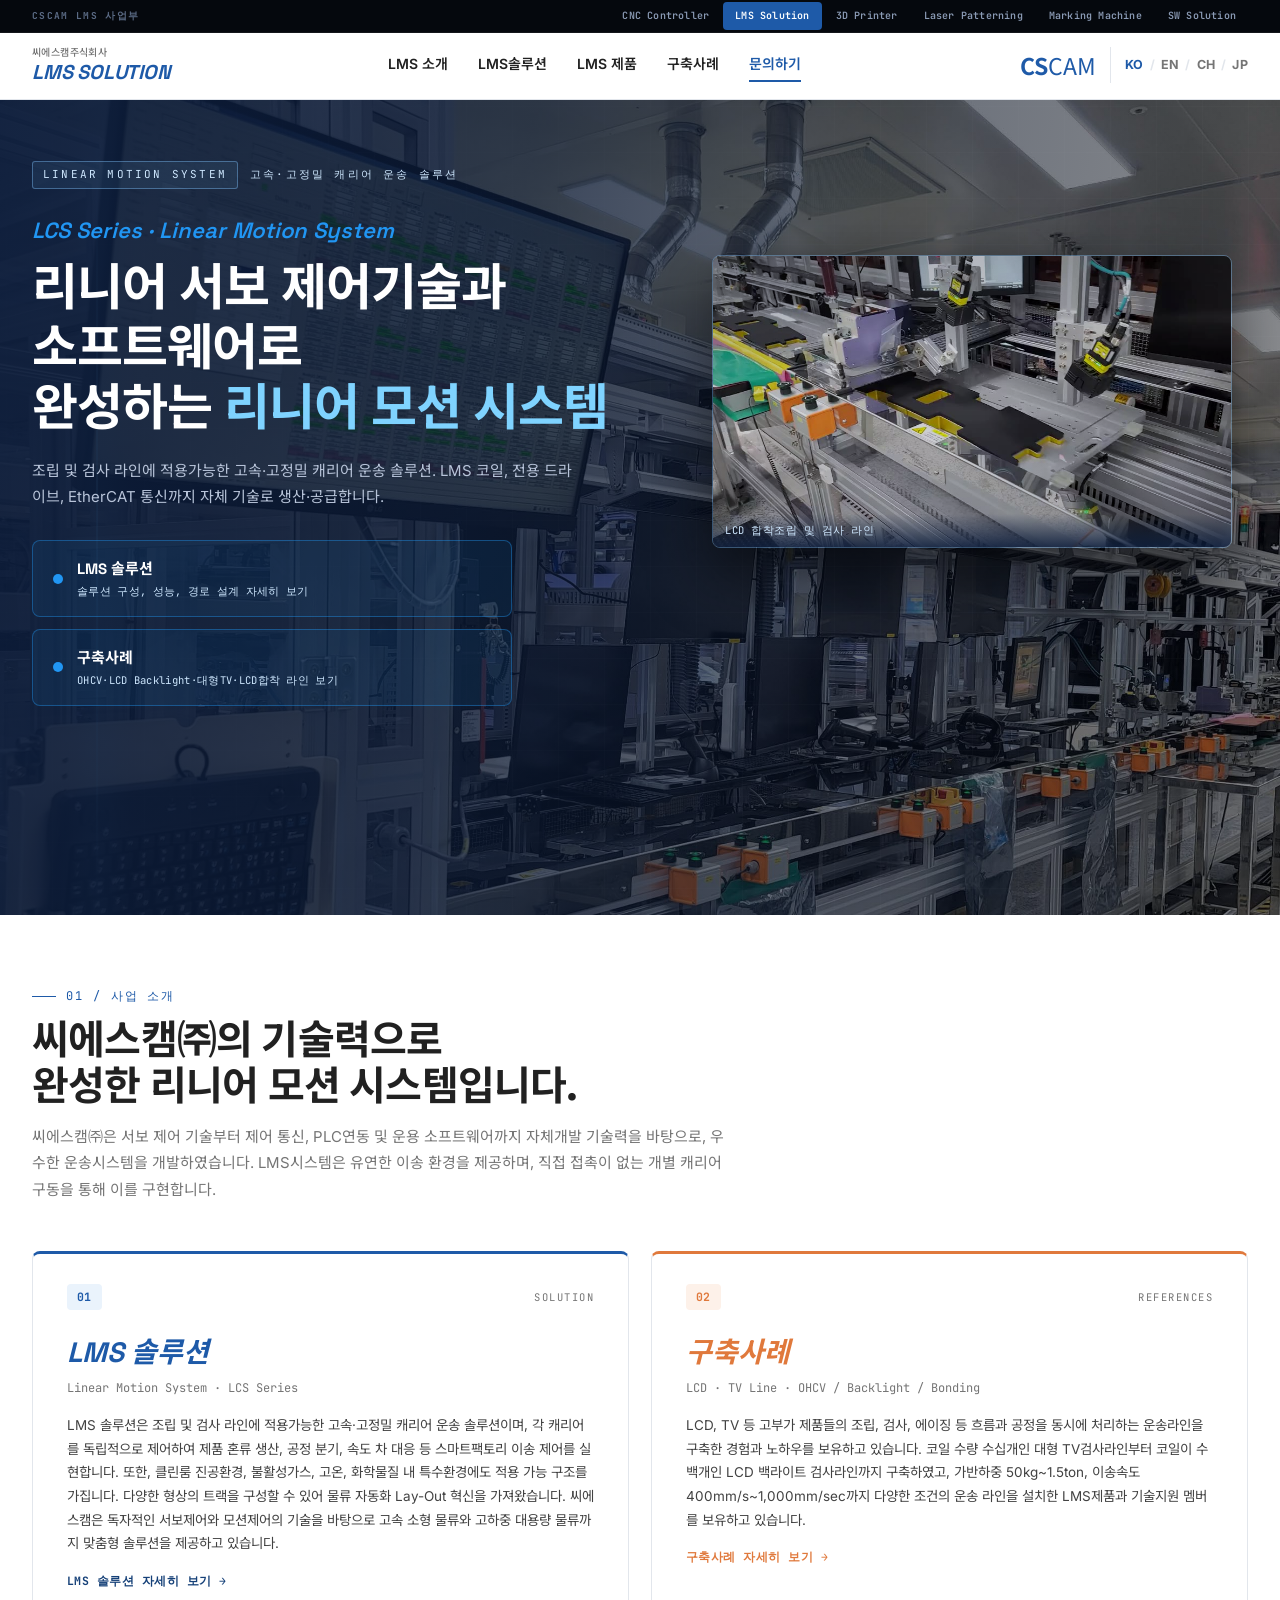
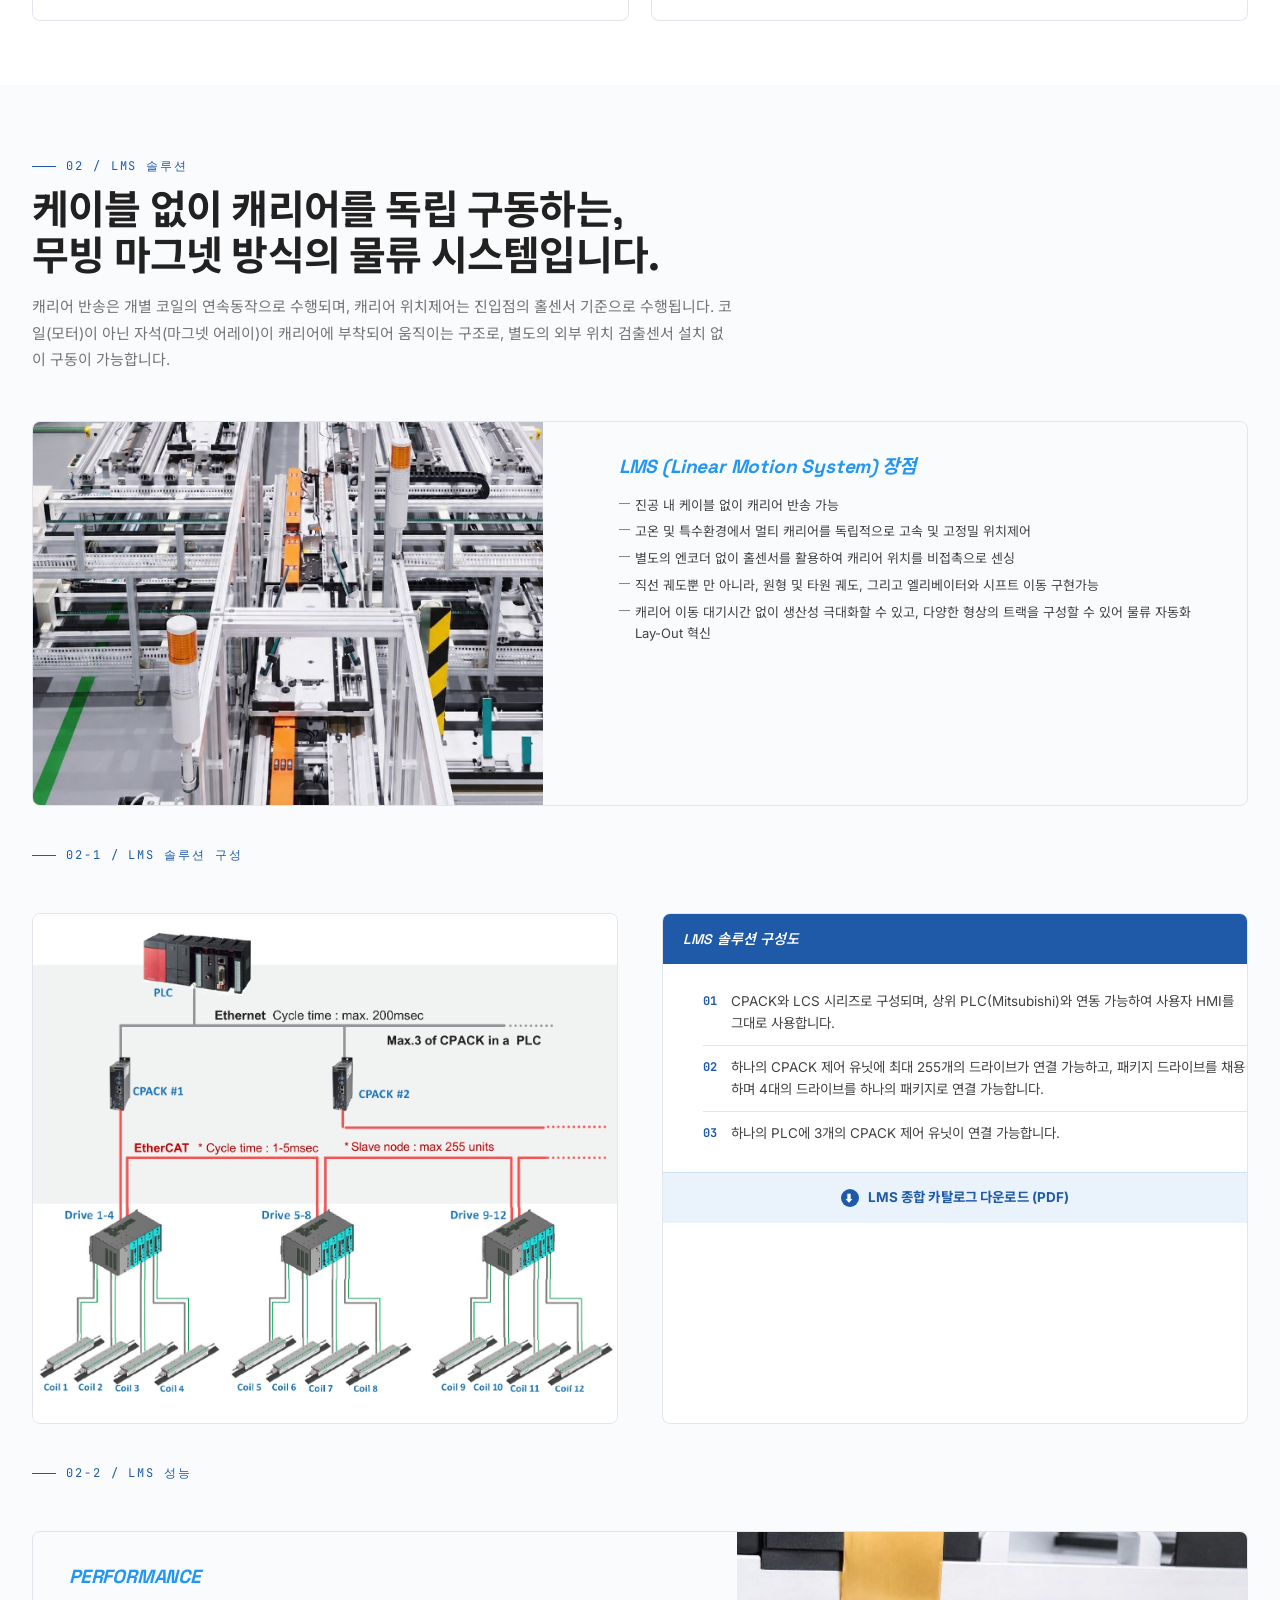
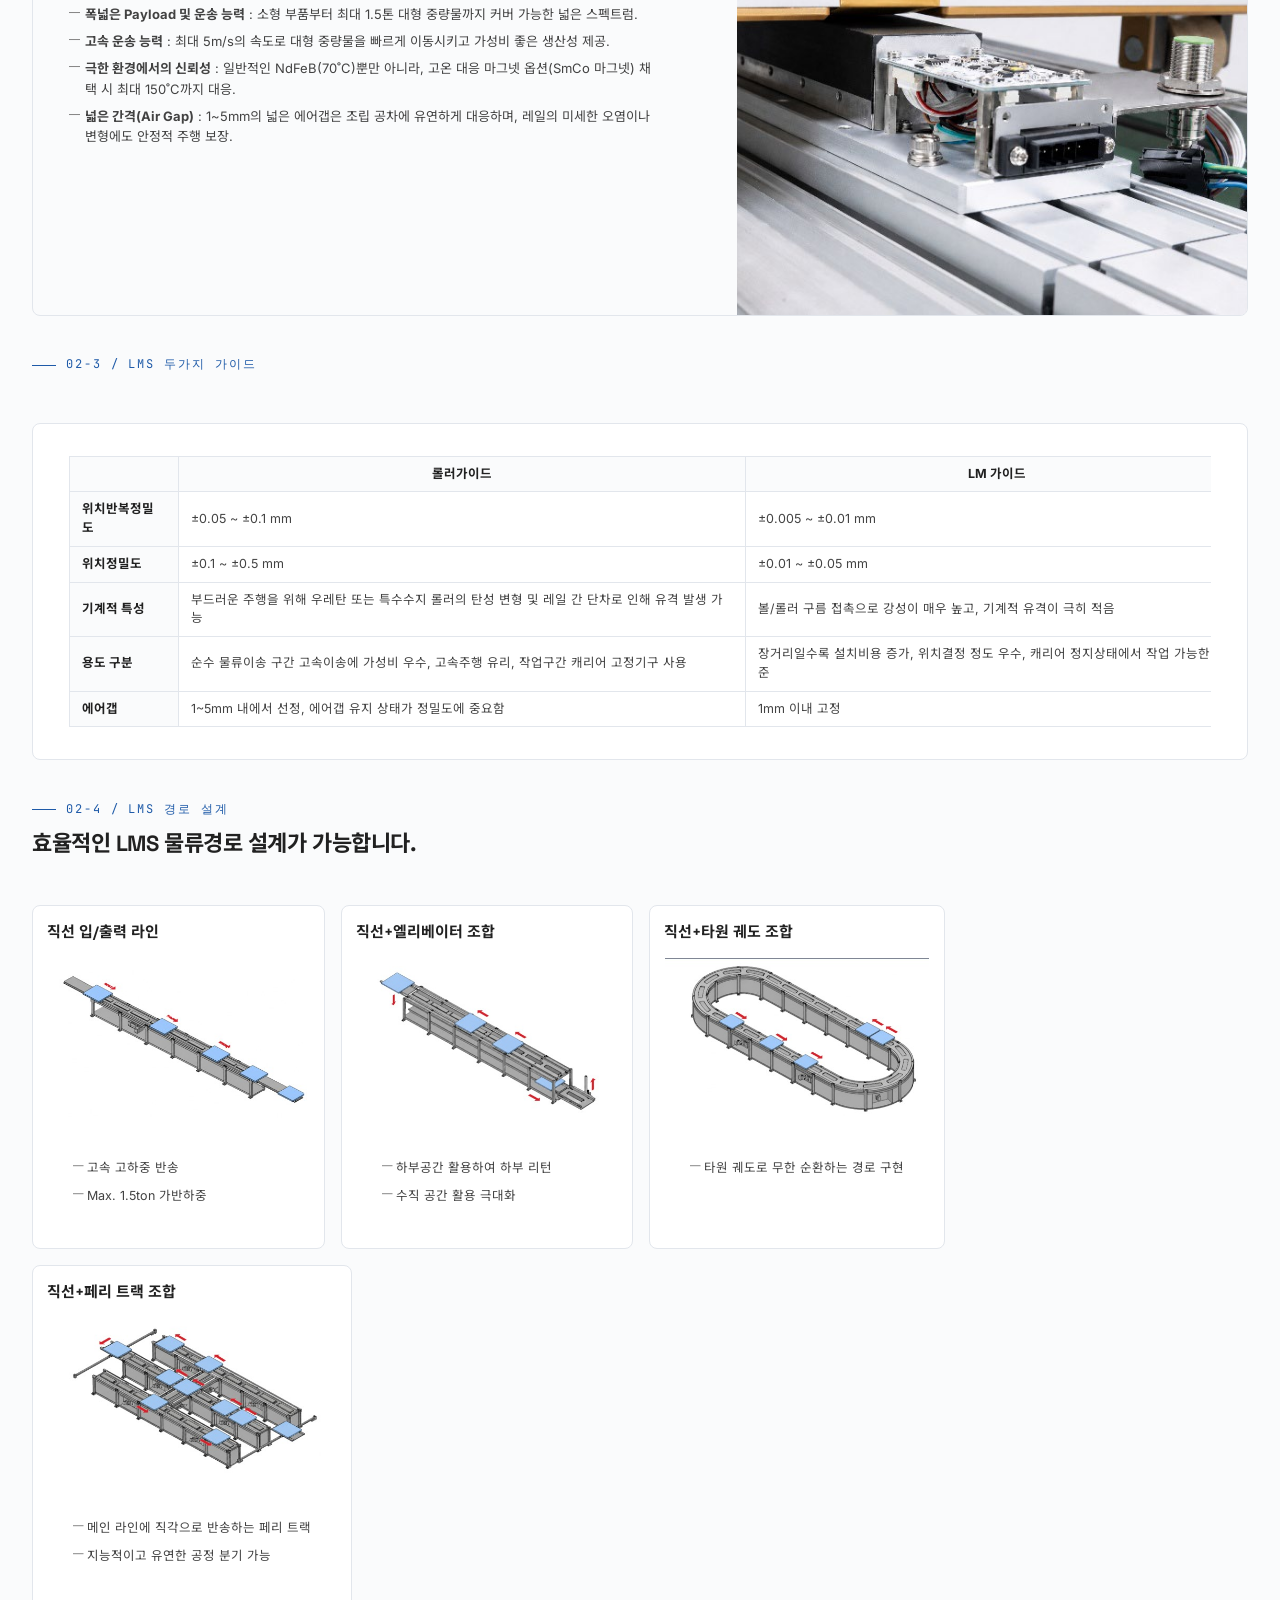
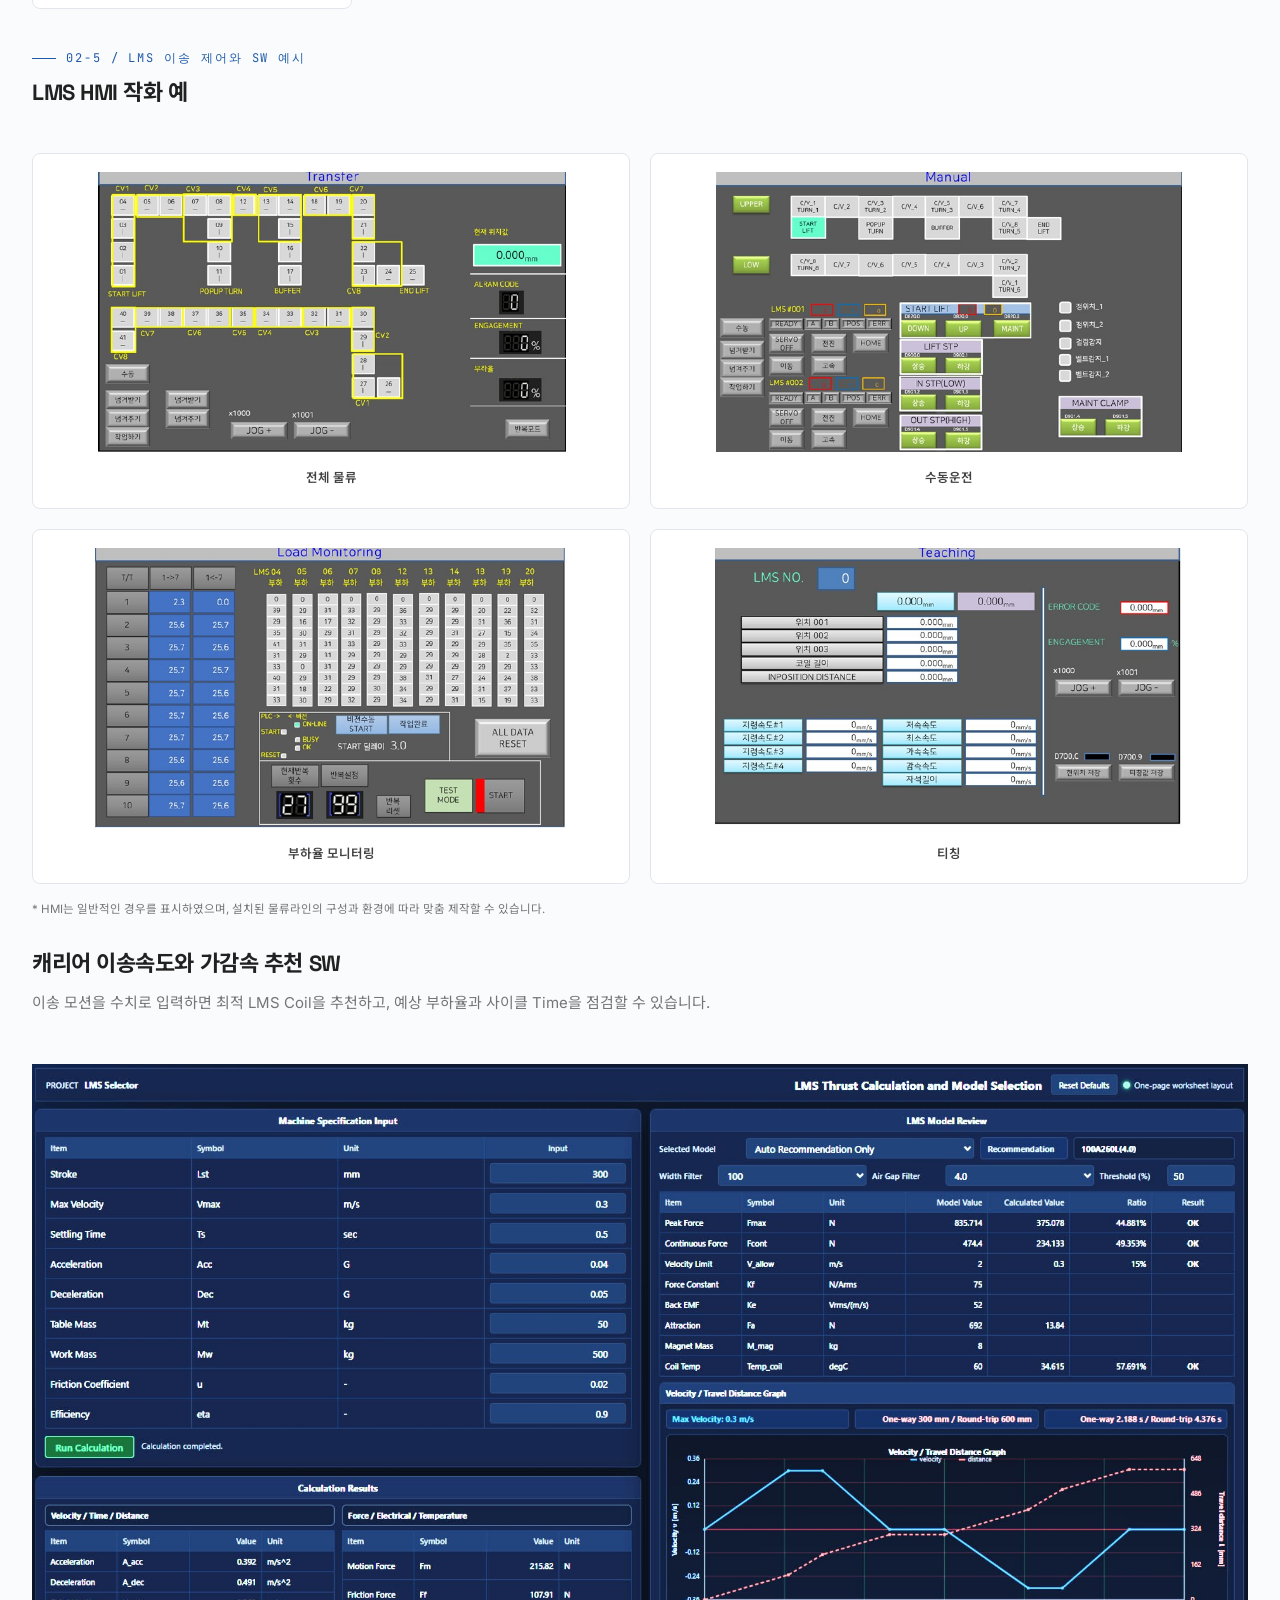
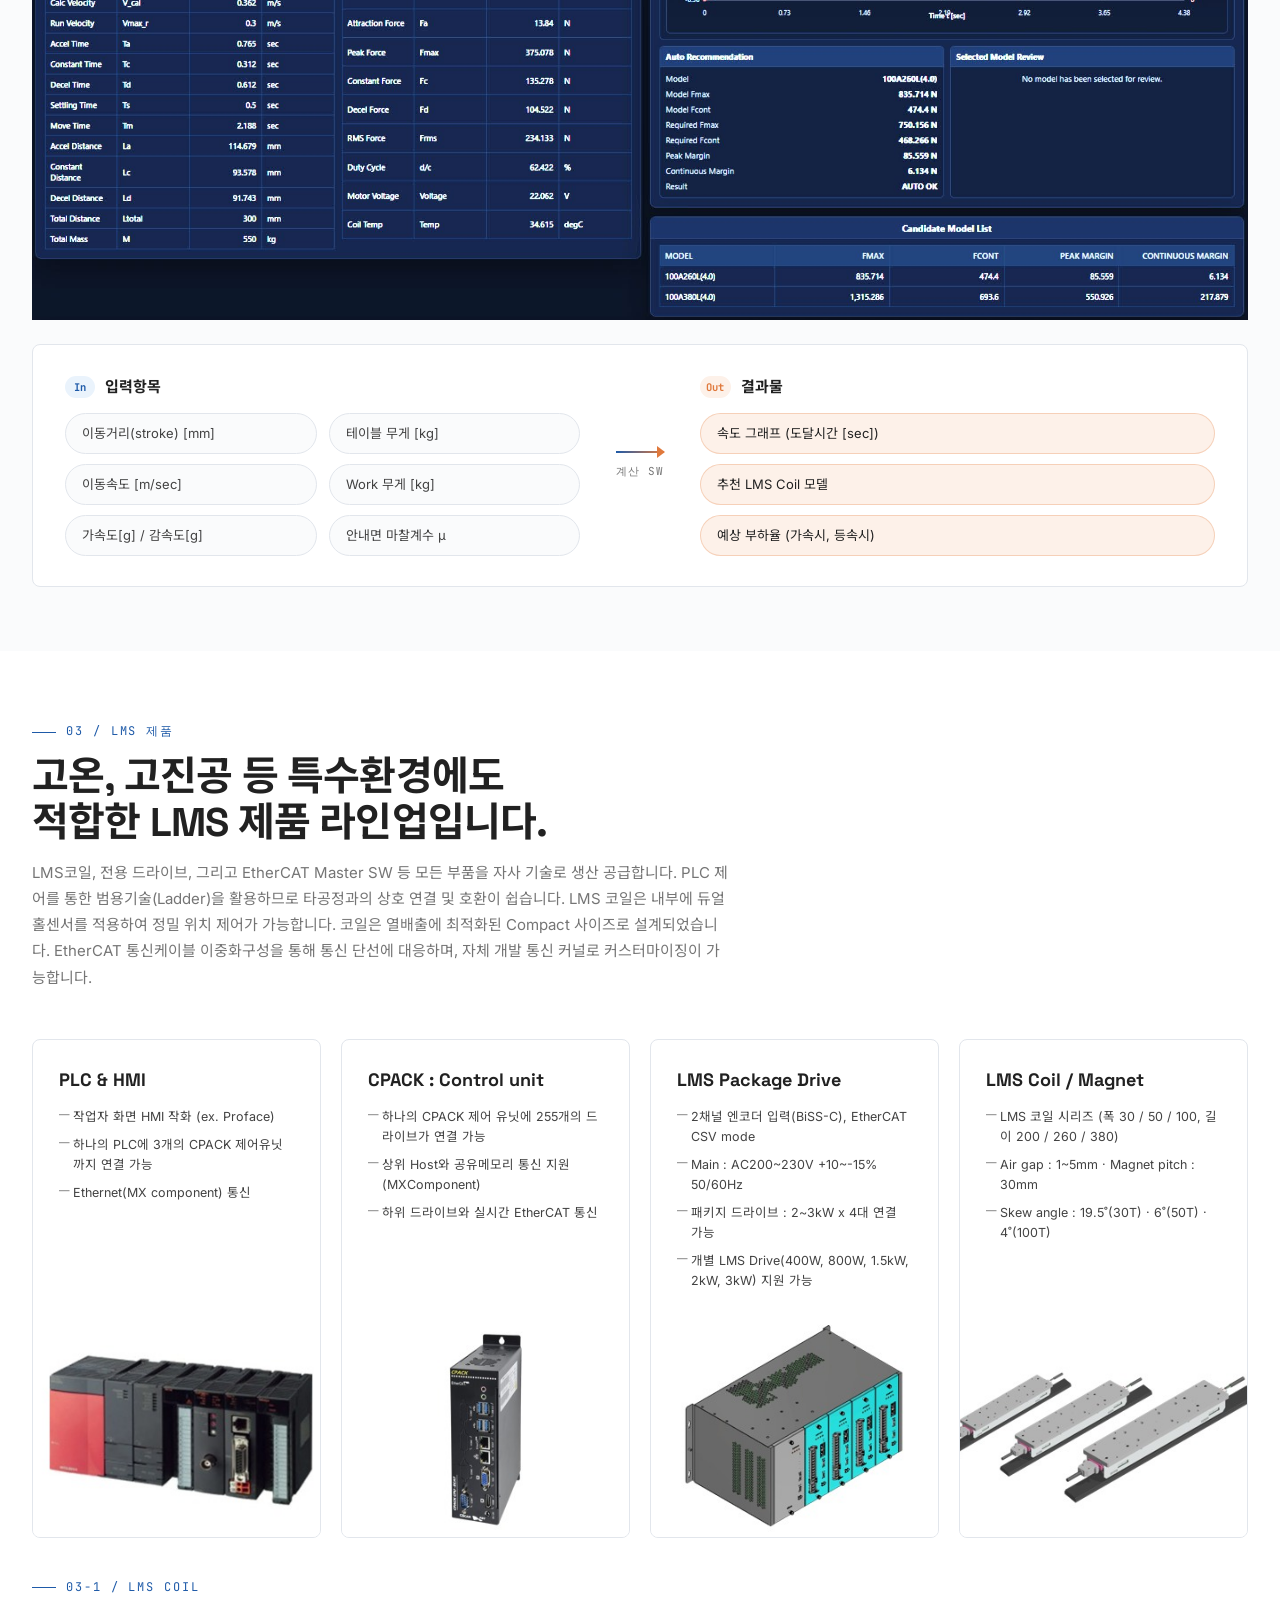
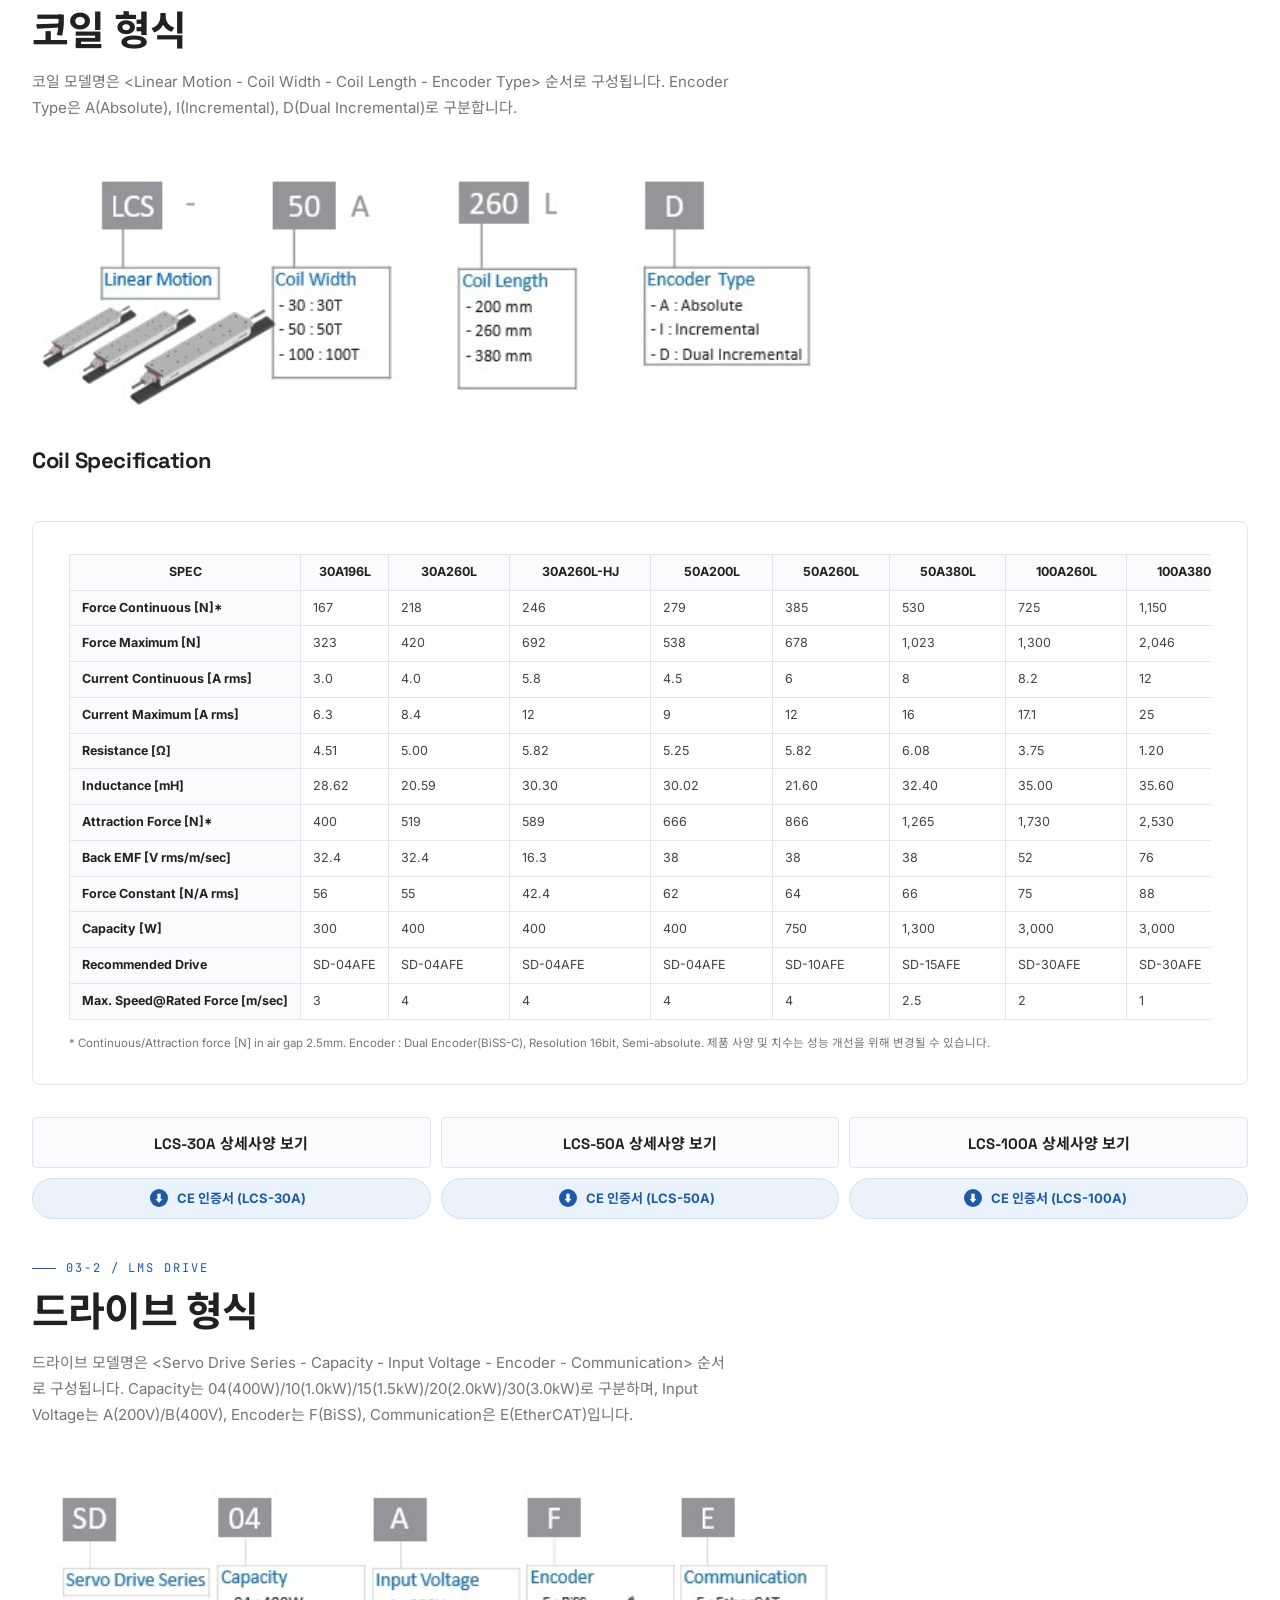
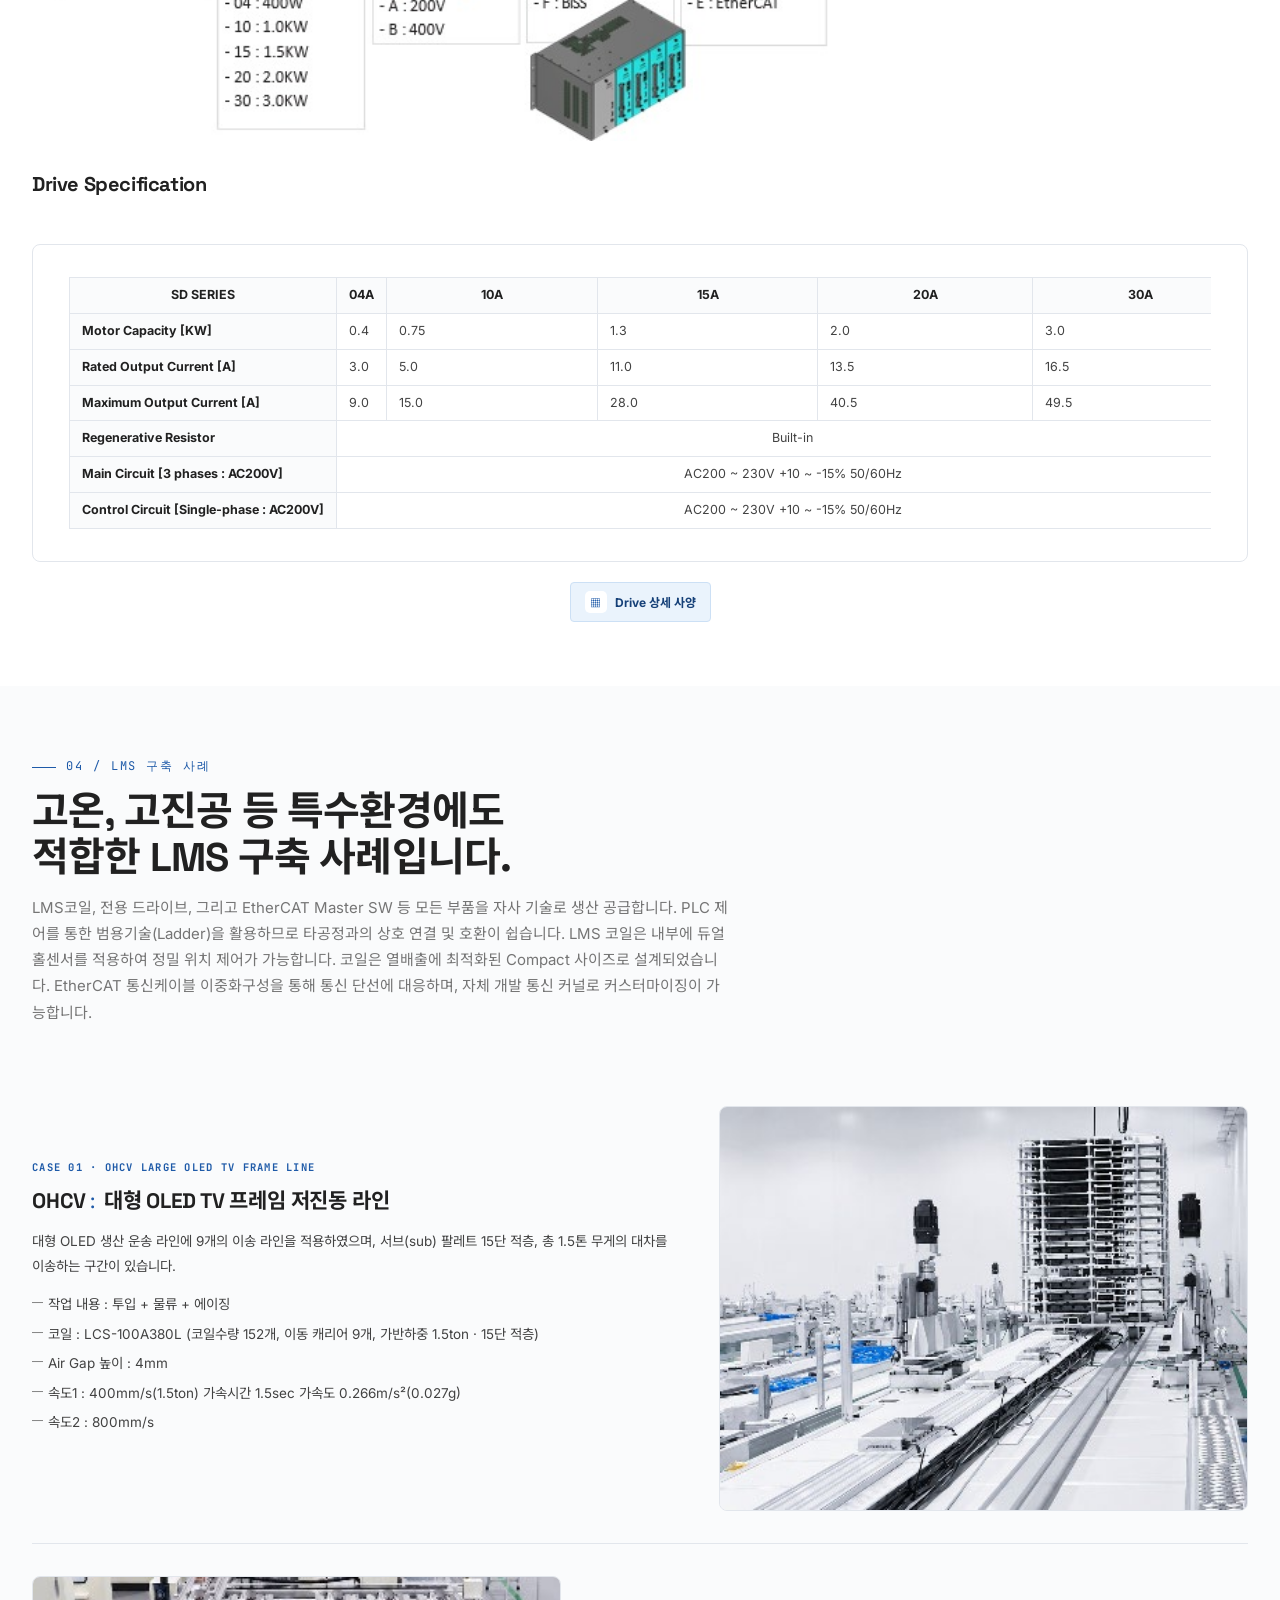
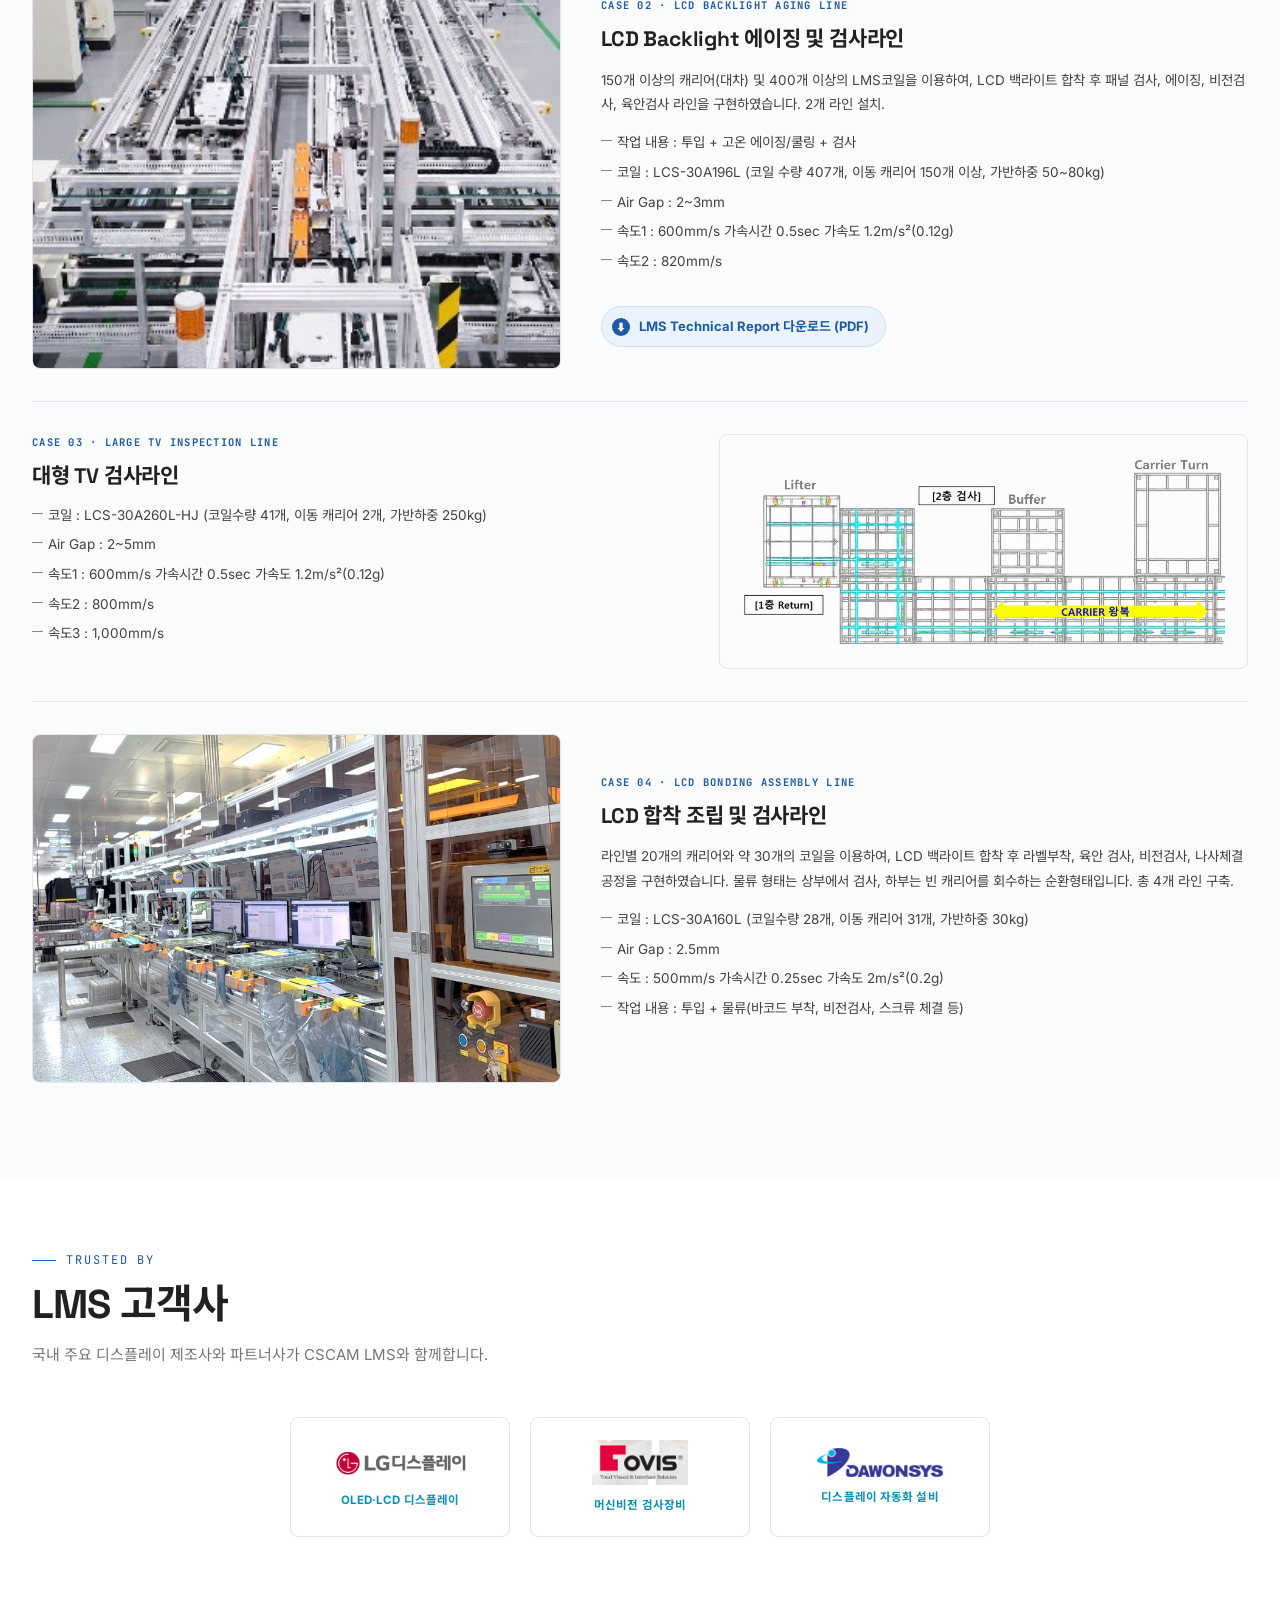
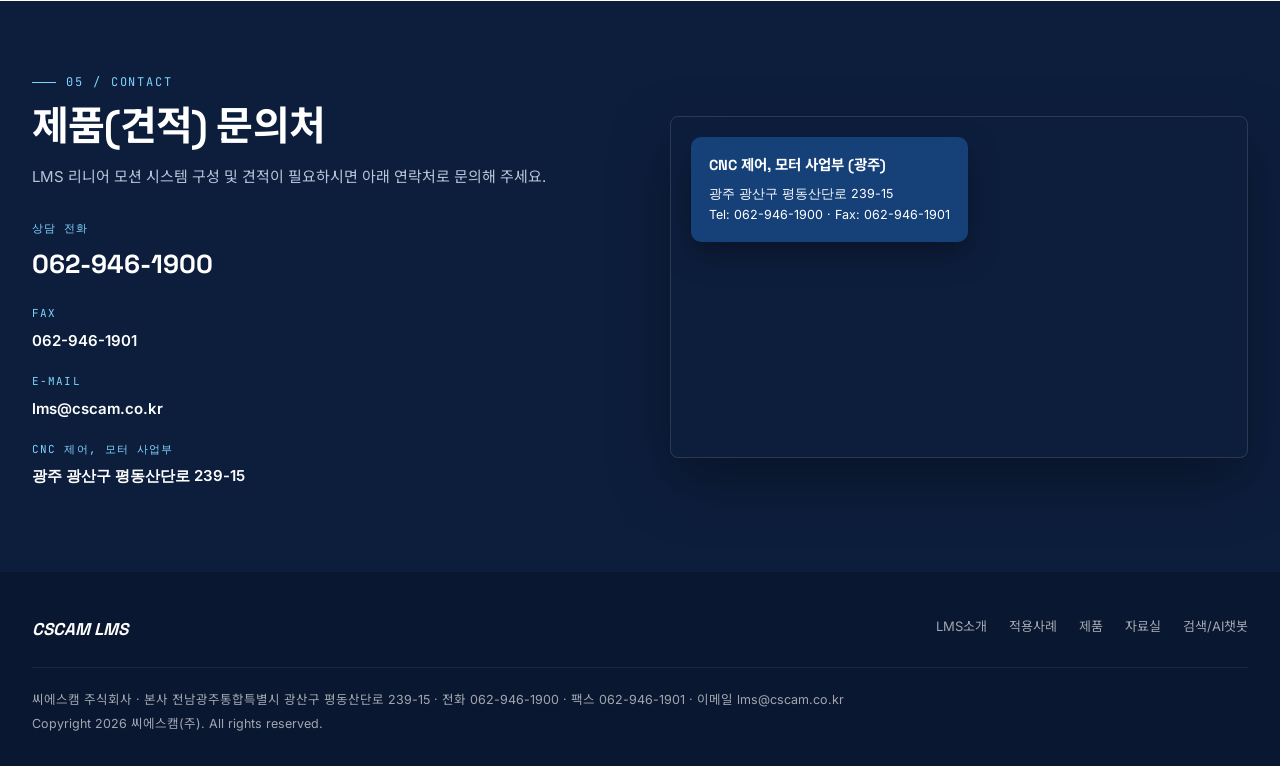
<file: index.html>
<!DOCTYPE html>
<html lang="ko">
<head>
<meta charset="UTF-8">
<meta name="viewport" content="width=device-width, initial-scale=1.0">
<title>CSCAM LMS | Linear Motion System</title>
<meta name="description" content="씨에스캠(주) LMS — 조립 및 검사 라인에 적용가능한 고속·고정밀 캐리어 운송 솔루션(Linear Motion System). LMS 코일, 전용 드라이브, EtherCAT 통신 기술을 자체 개발합니다.">
<link rel="stylesheet" href="assets/css/style.css">
</head>
<body>

<div class="family-bar">
  <div class="family-bar-inner">
    <span class="family-bar-label">CSCAM LMS 사업부</span>
    <nav class="family-bar-nav">
      <a href="https://cscam.co.kr/cnc/">CNC Controller</a>
      <a class="active" href="index.html">LMS Solution</a>
      <a href="https://cscam.co.kr/3dp/">3D Printer</a>
      <a href="https://cscam.co.kr/laser/">Laser Patterning</a>
      <a href="https://cscam.co.kr/marking/">Marking Machine</a>
      <a href="https://cscam.co.kr/sw/">SW Solution</a>
    </nav>
  </div>
</div>

<header class="site-header" style="top:32px;">
  <div class="container">
    <a href="index.html" class="logo"><small>씨에스캠주식회사</small><div class="logo-title">LMS SOLUTION</div></a>
    <nav class="gnb">
      <a href="#lms-intro" data-nav-target="lms-intro">LMS 소개</a>
      <a href="#lms-solution" data-nav-target="lms-solution">LMS솔루션</a>
      <a href="#lms-product" data-nav-target="lms-product">LMS 제품</a>
      <a href="#cases" data-nav-target="cases">구축사례</a>
      <a href="#contact" data-nav-target="contact">문의하기</a>
    </nav>
    <div class="header-right">
      <div class="header-utility">
        <a class="brand-wordmark-link" href="https://cscam.co.kr/" aria-label="CSCAM 종합 홈페이지"><div class="brand-wordmark"><b>CS</b><span>CAM</span></div></a>
        <div class="brand-divider"></div>
        <div class="lang-switch"><a class="active" href="index.html">KO</a><span class="lang-sep">/</span><a href="en/index.html">EN</a><span class="lang-sep">/</span><a href="zh/index.html">CH</a><span class="lang-sep">/</span><a href="jp/index.html">JP</a></div>
      </div>
      <button class="nav-toggle" aria-label="메뉴 열기"><span></span><span></span><span></span></button>
    </div>
  </div>
</header>
<div class="header-spacer" style="height:calc(var(--header-h) + 32px);"></div>

<!-- HERO -->
<section class="hero">
  <div class="hero-bg"></div>
  <div class="hero-grid-overlay"><div class="hero-scanline"></div></div>
  <div class="hero-scrim"></div>
  <div class="container">
    <div class="hero-row">
    <div class="hero-inner">
      <div class="hero-badge"><span>LINEAR MOTION SYSTEM</span> 고속·고정밀 캐리어 운송 솔루션</div>
      <div class="hero-kicker">LCS Series · Linear Motion System</div>
      <h1>리니어 서보 제어기술과 <span class="nowrap">소프트웨어로</span><br>완성하는 <em>리니어 모션 시스템</em></h1>
      <p class="lede">조립 및 검사 라인에 적용가능한 고속·고정밀 캐리어 운송 솔루션. LMS 코일, 전용 드라이브, EtherCAT 통신까지 자체 기술로 생산·공급합니다.</p>
      <div class="hero-links">
        <a href="#lms-solution" class="hero-link">
          <span class="dot"></span>
          <div>
            <b>LMS 솔루션</b>
            <small>솔루션 구성, 성능, 경로 설계 자세히 보기</small>
          </div>
        </a>
        <a href="#cases" class="hero-link">
          <span class="dot"></span>
          <div>
            <b>구축사례</b>
            <small>OHCV·LCD Backlight·대형TV·LCD합착 라인 보기</small>
          </div>
        </a>
      </div>
    </div>
    <div class="hero-video">
      <video autoplay loop muted playsinline poster="assets/img/hero-video-poster.jpg">
        <source src="assets/video/hero-lms-bonding.mp4" type="video/mp4">
      </video>
      <div class="hero-video-cap">LCD 합착조립 및 검사 라인</div>
    </div>
    </div>
  </div>
</section>

<!-- 01. LMS 소개 -->
<section class="section" id="lms-intro" data-section="lms-intro">
  <div class="container">
    <div class="section-head">
      <div class="eyebrow">01 / 사업 소개</div>
      <h2 class="section-title">씨에스캠㈜의 기술력으로<br>완성한 리니어 모션 시스템입니다.</h2>
      <p class="section-desc">씨에스캠㈜은 서보 제어 기술부터 제어 통신, PLC연동 및 운용 소프트웨어까지 자체개발 기술력을 바탕으로, 우수한 운송시스템을 개발하였습니다. LMS시스템은 유연한 이송 환경을 제공하며, 직접 접촉이 없는 개별 캐리어 구동을 통해 이를 구현합니다.</p>
    </div>
    <div class="teaser-grid">
      <a class="teaser-card" href="#lms-solution">
        <div class="teaser-card-top"><span class="teaser-num">01</span><span class="teaser-cat">SOLUTION</span></div>
        <h3 class="teaser-title">LMS 솔루션</h3>
        <div class="teaser-subtitle">Linear Motion System · LCS Series</div>
        <p>LMS 솔루션은 조립 및 검사 라인에 적용가능한 고속·고정밀 캐리어 운송 솔루션이며, 각 캐리어를 독립적으로 제어하여 제품 혼류 생산, 공정 분기, 속도 차 대응 등 스마트팩토리 이송 제어를 실현합니다. 또한, 클린룸 진공환경, 불활성가스, 고온, 화학물질 내 특수환경에도 적용 가능 구조를 가집니다. 다양한 형상의 트랙을 구성할 수 있어 물류 자동화 Lay-Out 혁신을 가져왔습니다. 씨에스캠은 독자적인 서보제어와 모션제어의 기술을 바탕으로 고속 소형 물류와 고하중 대용량 물류까지 맞춤형 솔루션을 제공하고 있습니다.</p>
        <div class="more">LMS 솔루션 자세히 보기 →</div>
      </a>
      <a class="teaser-card" href="#cases">
        <div class="teaser-card-top"><span class="teaser-num">02</span><span class="teaser-cat">REFERENCES</span></div>
        <h3 class="teaser-title">구축사례</h3>
        <div class="teaser-subtitle">LCD · TV Line · OHCV / Backlight / Bonding</div>
        <p>LCD, TV 등 고부가 제품들의 조립, 검사, 에이징 등 흐름과 공정을 동시에 처리하는 운송라인을 구축한 경험과 노하우를 보유하고 있습니다. 코일 수량 수십개인 대형 TV검사라인부터 코일이 수백개인 LCD 백라이트 검사라인까지 구축하였고, 가반하중 50kg~1.5ton, 이송속도 400mm/s~1,000mm/sec까지 다양한 조건의 운송 라인을 설치한 LMS제품과 기술지원 멤버를 보유하고 있습니다.</p>
        <div class="more">구축사례 자세히 보기 →</div>
      </a>
    </div>
  </div>
</section>

<!-- 02. LMS 솔루션 -->
<section class="section alt" id="lms-solution" data-section="lms-solution">
  <div class="container">
    <div class="section-head">
      <div class="eyebrow">02 / LMS 솔루션</div>
      <h2 class="section-title">케이블 없이 캐리어를 독립 구동하는,<br>무빙 마그넷 방식의 물류 시스템입니다.</h2>
      <p class="section-desc">캐리어 반송은 개별 코일의 연속동작으로 수행되며, 캐리어 위치제어는 진입점의 홀센서 기준으로 수행됩니다. 코일(모터)이 아닌 자석(마그넷 어레이)이 캐리어에 부착되어 움직이는 구조로, 별도의 외부 위치 검출센서 설치 없이 구동이 가능합니다.</p>
    </div>
    <div class="app-card">
      <div class="app-card-img"><img src="assets/img/tech-advantage-photo.jpg" alt="LMS 캐리어 반송 라인 현장 사진"></div>
      <div class="app-card-text">
        <div class="tagline">LMS (Linear Motion System) 장점</div>
        <ul class="dash">
          <li>진공 내 케이블 없이 캐리어 반송 가능</li>
          <li>고온 및 특수환경에서 멀티 캐리어를 독립적으로 고속 및 고정밀 위치제어</li>
          <li>별도의 엔코더 없이 홀센서를 활용하여 캐리어 위치를 비접촉으로 센싱</li>
          <li>직선 궤도뿐 만 아니라, 원형 및 타원 궤도, 그리고 엘리베이터와 시프트 이동 구현가능</li>
          <li>캐리어 이동 대기시간 없이 생산성 극대화할 수 있고, 다양한 형상의 트랙을 구성할 수 있어 물류 자동화 Lay-Out 혁신</li>
        </ul>
      </div>
    </div>

    <div class="section-head" style="margin-top:32px;">
      <div class="eyebrow">02-1 / LMS 솔루션 구성</div>
    </div>
    <div class="split">
      <div class="split-media flush">
        <div class="panel-body"><img src="assets/img/solutions-architecture.jpg" alt="LMS 솔루션 구성 - PLC, CPACK, EtherCAT, Drive, Coil 아키텍처 다이어그램"></div>
      </div>
      <div class="split-text">
        <div class="feature-box">
          <div class="panel-head">LMS 솔루션 구성도</div>
          <ol class="feature-list">
            <li><span class="num">01</span><span>CPACK와 LCS 시리즈로 구성되며, 상위 PLC(Mitsubishi)와 연동 가능하여 사용자 HMI를 그대로 사용합니다.</span></li>
            <li><span class="num">02</span><span>하나의 CPACK 제어 유닛에 최대 255개의 드라이브가 연결 가능하고, 패키지 드라이브를 채용하며 4대의 드라이브를 하나의 패키지로 연결 가능합니다.</span></li>
            <li><span class="num">03</span><span>하나의 PLC에 3개의 CPACK 제어 유닛이 연결 가능합니다.</span></li>
          </ol>
          <a class="feature-box-link" href="assets/docs/LMS-catalog-2026.pdf" download="LMS_종합카탈로그_2026.pdf"><span class="ico">⬇</span>LMS 종합 카탈로그 다운로드 (PDF)</a>
        </div>
      </div>
    </div>

    <div class="section-head" style="margin-top:32px;">
      <div class="eyebrow">02-2 / LMS 성능</div>
    </div>
    <div class="app-card reverse">
      <div class="app-card-img"><img src="assets/img/performance-photo.jpg" alt="LMS 코일 및 캐리어 구동부 클로즈업 사진"></div>
      <div class="app-card-text">
        <div class="tagline">PERFORMANCE</div>
        <ul class="dash">
          <li><b>폭넓은 Payload 및 운송 능력</b> : 소형 부품부터 최대 1.5톤 대형 중량물까지 커버 가능한 넓은 스펙트럼.</li>
          <li><b>고속 운송 능력</b> : 최대 5m/s의 속도로 대형 중량물을 빠르게 이동시키고 가성비 좋은 생산성 제공.</li>
          <li><b>극한 환경에서의 신뢰성</b> : 일반적인 NdFeB(70˚C)뿐만 아니라, 고온 대응 마그넷 옵션(SmCo 마그넷) 채택 시 최대 150˚C까지 대응.</li>
          <li><b>넓은 간격(Air Gap)</b> : 1~5mm의 넓은 에어갭은 조립 공차에 유연하게 대응하며, 레일의 미세한 오염이나 변형에도 안정적 주행 보장.</li>
        </ul>
      </div>
    </div>

    <div class="section-head" style="margin-top:32px;">
      <div class="eyebrow">02-3 / LMS 두가지 가이드</div>
    </div>
    <div class="spec-table-wrap">
      <div class="spec-table-scroll">
      <table class="spec-table">
      <thead><tr><th></th><th>롤러가이드</th><th>LM 가이드</th></tr></thead>
      <tbody>
      <tr><th>위치반복정밀도</th><td>±0.05 ~ ±0.1 mm</td><td>±0.005 ~ ±0.01 mm</td></tr>
      <tr><th>위치정밀도</th><td>±0.1 ~ ±0.5 mm</td><td>±0.01 ~ ±0.05 mm</td></tr>
      <tr><th>기계적 특성</th><td>부드러운 주행을 위해 우레탄 또는 특수수지 롤러의 탄성 변형 및 레일 간 단차로 인해 유격 발생 가능</td><td>볼/롤러 구름 접촉으로 강성이 매우 높고, 기계적 유격이 극히 적음</td></tr>
      <tr><th>용도 구분</th><td>순수 물류이송 구간 고속이송에 가성비 우수, 고속주행 유리, 작업구간 캐리어 고정기구 사용</td><td>장거리일수록 설치비용 증가, 위치결정 정도 우수, 캐리어 정지상태에서 작업 가능한 수준</td></tr>
      <tr><th>에어갭</th><td>1~5mm 내에서 선정, 에어갭 유지 상태가 정밀도에 중요함</td><td>1mm 이내 고정</td></tr>
      </tbody>
      </table>
      </div>
    </div>

    <div class="section-head" style="margin-top:32px;">
      <div class="eyebrow">02-4 / LMS 경로 설계</div>
      <h3 class="section-title" style="font-size:22px;">효율적인 LMS 물류경로 설계가 가능합니다.</h3>
    </div>
    <div class="prod-grid prod-grid-path">
      <div class="prod-card">
        <div class="panel-head-plain">직선 입/출력 라인</div>
        <div class="prod-media"><img src="assets/img/path-straight.jpg" alt="직선 입/출력 라인 레이아웃"></div>
        <div class="prod-text">
          <ul class="dash"><li>고속 고하중 반송</li><li>Max. 1.5ton 가반하중</li></ul>
        </div>
      </div>
      <div class="prod-card">
        <div class="panel-head-plain">직선+엘리베이터 조합</div>
        <div class="prod-media"><img src="assets/img/path-elevator.jpg" alt="직선+엘리베이터 조합의 수직 순환라인 레이아웃"></div>
        <div class="prod-text">
          <ul class="dash"><li>하부공간 활용하여 하부 리턴</li><li>수직 공간 활용 극대화</li></ul>
        </div>
      </div>
      <div class="prod-card">
        <div class="panel-head-plain">직선+타원 궤도 조합</div>
        <div class="prod-media"><img src="assets/img/path-oval.jpg" alt="직선+타원 궤도 조합의 수평 순환 라인 레이아웃"></div>
        <div class="prod-text">
          <ul class="dash"><li>타원 궤도로 무한 순환하는 경로 구현</li></ul>
        </div>
      </div>
      <div class="prod-card">
        <div class="panel-head-plain">직선+페리 트랙 조합</div>
        <div class="prod-media"><img src="assets/img/path-ferry.jpg" alt="직선+페리 트랙 조합의 병렬 라인 레이아웃"></div>
        <div class="prod-text">
          <ul class="dash"><li>메인 라인에 직각으로 반송하는 페리 트랙</li><li>지능적이고 유연한 공정 분기 가능</li></ul>
        </div>
      </div>
    </div>

    <div class="section-head" style="margin-top:32px;">
      <div class="eyebrow">02-5 / LMS 이송 제어와 SW 예시</div>
      <h3 class="section-title" style="font-size:22px;">LMS HMI 작화 예</h3>
    </div>
    <div class="equip-grid cols-2">
      <div class="equip-item"><div class="thumb"><img src="assets/img/hmi-transfer.jpg" alt="전체 물류 HMI 화면"></div><span>전체 물류</span></div>
      <div class="equip-item"><div class="thumb"><img src="assets/img/hmi-manual.jpg" alt="수동운전 HMI 화면"></div><span>수동운전</span></div>
      <div class="equip-item"><div class="thumb"><img src="assets/img/hmi-load-monitoring.jpg" alt="부하율 모니터링 HMI 화면"></div><span>부하율 모니터링</span></div>
      <div class="equip-item"><div class="thumb"><img src="assets/img/hmi-teaching.jpg" alt="티칭 HMI 화면"></div><span>티칭</span></div>
    </div>
    <p style="font-size:11.5px;color:var(--muted);margin-top:16px;">* HMI는 일반적인 경우를 표시하였으며, 설치된 물류라인의 구성과 환경에 따라 맞춤 제작할 수 있습니다.</p>

    <div class="section-head" style="margin-top:32px;">
      <h3 class="section-title" style="font-size:22px;">캐리어 이송속도와 가감속 추천 SW</h3>
      <p class="section-desc">이송 모션을 수치로 입력하면 최적 LMS Coil을 추천하고, 예상 부하율과 사이클 Time을 점검할 수 있습니다.</p>
    </div>
    <div class="frame"><img src="assets/img/calc-screenshot.jpg" alt="LMS Thrust Calculation and Model Selection 도구 화면"></div>
    <div class="io-flow" style="margin-top:24px;">
      <div class="io-col">
        <div class="io-col-head"><span class="io-icon">In</span>입력항목</div>
        <div class="io-chip-grid">
          <div class="io-chip">이동거리(stroke) [mm]</div>
          <div class="io-chip">테이블 무게 [kg]</div>
          <div class="io-chip">이동속도 [m/sec]</div>
          <div class="io-chip">Work 무게 [kg]</div>
          <div class="io-chip">가속도[g] / 감속도[g]</div>
          <div class="io-chip">안내면 마찰계수 μ</div>
        </div>
      </div>
      <div class="io-arrow">
        <div class="io-arrow-line"></div>
        <div class="io-arrow-label">계산 SW</div>
      </div>
      <div class="io-col">
        <div class="io-col-head io-col-head-result"><span class="io-icon">Out</span>결과물</div>
        <div class="io-chip io-chip-result">속도 그래프 (도달시간 [sec])</div>
        <div class="io-chip io-chip-result">추천 LMS Coil 모델</div>
        <div class="io-chip io-chip-result">예상 부하율 (가속시, 등속시)</div>
      </div>
    </div>
  </div>
</section>

<!-- 03. LMS 제품 -->
<section class="section" id="lms-product" data-section="lms-product">
  <div class="container">
    <div class="section-head">
      <div class="eyebrow">03 / LMS 제품</div>
      <h2 class="section-title">고온, 고진공 등 특수환경에도<br>적합한 LMS 제품 라인업입니다.</h2>
      <p class="section-desc">LMS코일, 전용 드라이브, 그리고 EtherCAT Master SW 등 모든 부품을 자사 기술로 생산 공급합니다. PLC 제어를 통한 범용기술(Ladder)을 활용하므로 타공정과의 상호 연결 및 호환이 쉽습니다. LMS 코일은 내부에 듀얼 홀센서를 적용하여 정밀 위치 제어가 가능합니다. 코일은 열배출에 최적화된 Compact 사이즈로 설계되었습니다. EtherCAT 통신케이블 이중화구성을 통해 통신 단선에 대응하며, 자체 개발 통신 커널로 커스터마이징이 가능합니다.</p>
    </div>
    <div class="prod-grid prod-grid-4">
      <div class="prod-card">
        <div class="prod-text">
          <h3>PLC &amp; HMI</h3>
          <ul class="dash">
            <li>작업자 화면 HMI 작화 (ex. Proface)</li>
            <li>하나의 PLC에 3개의 CPACK 제어유닛까지 연결 가능</li>
            <li>Ethernet(MX component) 통신</li>
          </ul>
        </div>
        <div class="prod-media"><img src="assets/img/prod-plc-hmi.jpg" alt="PLC & HMI 제품 사진"></div>
      </div>
      <div class="prod-card">
        <div class="prod-text">
          <h3>CPACK : Control unit</h3>
          <ul class="dash">
            <li>하나의 CPACK 제어 유닛에 255개의 드라이브가 연결 가능</li>
            <li>상위 Host와 공유메모리 통신 지원(MXComponent)</li>
            <li>하위 드라이브와 실시간 EtherCAT 통신</li>
          </ul>
        </div>
        <div class="prod-media"><img src="assets/img/prod-cpack.jpg" alt="CPACK Control unit 제품 사진"></div>
      </div>
      <div class="prod-card">
        <div class="prod-text">
          <h3>LMS Package Drive</h3>
          <ul class="dash">
            <li>2채널 엔코더 입력(BiSS-C), EtherCAT CSV mode</li>
            <li>Main : AC200~230V +10~-15% 50/60Hz</li>
            <li>패키지 드라이브 : 2~3kW x 4대 연결 가능</li>
            <li>개별 LMS Drive(400W, 800W, 1.5kW, 2kW, 3kW) 지원 가능</li>
          </ul>
        </div>
        <div class="prod-media"><img src="assets/img/prod-package-drive.jpg" alt="LMS Package Drive 제품 사진"></div>
      </div>
      <div class="prod-card">
        <div class="prod-text">
          <h3>LMS Coil / Magnet</h3>
          <ul class="dash">
            <li>LMS 코일 시리즈 (폭 30 / 50 / 100, 길이 200 / 260 / 380)</li>
            <li>Air gap : 1~5mm · Magnet pitch : 30mm</li>
            <li>Skew angle : 19.5˚(30T) · 6˚(50T) · 4˚(100T)</li>
          </ul>
        </div>
        <div class="prod-media"><img src="assets/img/prod-coil-magnet.jpg" alt="LMS Coil / Magnet 제품 사진"></div>
      </div>
    </div>

<!-- 03-1. LMS Coil -->
    <div class="section-head" style="margin-top:32px;">
      <div class="eyebrow">03-1 / LMS Coil</div>
      <h2 class="section-title">코일 형식</h2>
      <p class="section-desc">코일 모델명은 &lt;Linear Motion - Coil Width - Coil Length - Encoder Type&gt; 순서로 구성됩니다. Encoder Type은 A(Absolute), I(Incremental), D(Dual Incremental)로 구분합니다.</p>
    </div>
    <div class="frame classification-frame coil"><img src="assets/img/coil-classification.jpg" alt="LMS Coil Classification - LCS-50A-260L-D 코드 체계"></div>

    <div class="section-head" style="margin-top:32px;">
      <h3 class="section-title" style="font-size:22px;">Coil Specification</h3>
    </div>
    <div class="spec-table-wrap">
      <div class="spec-table-scroll">
      <table class="spec-table narrow-th">
      <thead><tr><th>SPEC</th><th>30A196L</th><th>30A260L</th><th>30A260L-HJ</th><th>50A200L</th><th>50A260L</th><th>50A380L</th><th>100A260L</th><th>100A380L</th></tr></thead>
      <tbody>
      <tr><th>Force Continuous [N]*</th><td>167</td><td>218</td><td>246</td><td>279</td><td>385</td><td>530</td><td>725</td><td>1,150</td></tr>
      <tr><th>Force Maximum [N]</th><td>323</td><td>420</td><td>692</td><td>538</td><td>678</td><td>1,023</td><td>1,300</td><td>2,046</td></tr>
      <tr><th>Current Continuous [A rms]</th><td>3.0</td><td>4.0</td><td>5.8</td><td>4.5</td><td>6</td><td>8</td><td>8.2</td><td>12</td></tr>
      <tr><th>Current Maximum [A rms]</th><td>6.3</td><td>8.4</td><td>12</td><td>9</td><td>12</td><td>16</td><td>17.1</td><td>25</td></tr>
      <tr><th>Resistance [Ω]</th><td>4.51</td><td>5.00</td><td>5.82</td><td>5.25</td><td>5.82</td><td>6.08</td><td>3.75</td><td>1.20</td></tr>
      <tr><th>Inductance [mH]</th><td>28.62</td><td>20.59</td><td>30.30</td><td>30.02</td><td>21.60</td><td>32.40</td><td>35.00</td><td>35.60</td></tr>
      <tr><th>Attraction Force [N]*</th><td>400</td><td>519</td><td>589</td><td>666</td><td>866</td><td>1,265</td><td>1,730</td><td>2,530</td></tr>
      <tr><th>Back EMF [V rms/m/sec]</th><td>32.4</td><td>32.4</td><td>16.3</td><td>38</td><td>38</td><td>38</td><td>52</td><td>76</td></tr>
      <tr><th>Force Constant [N/A rms]</th><td>56</td><td>55</td><td>42.4</td><td>62</td><td>64</td><td>66</td><td>75</td><td>88</td></tr>
      <tr><th>Capacity [W]</th><td>300</td><td>400</td><td>400</td><td>400</td><td>750</td><td>1,300</td><td>3,000</td><td>3,000</td></tr>
      <tr><th>Recommended Drive</th><td>SD-04AFE</td><td>SD-04AFE</td><td>SD-04AFE</td><td>SD-04AFE</td><td>SD-10AFE</td><td>SD-15AFE</td><td>SD-30AFE</td><td>SD-30AFE</td></tr>
      <tr><th>Max. Speed@Rated Force [m/sec]</th><td>3</td><td>4</td><td>4</td><td>4</td><td>4</td><td>2.5</td><td>2</td><td>1</td></tr>
      </tbody>
      </table>
      </div>
      <p style="font-size:11.5px;color:var(--muted);margin-top:14px;">* Continuous/Attraction force [N] in air gap 2.5mm. Encoder : Dual Encoder(BiSS-C), Resolution 16bit, Semi-absolute. 제품 사양 및 치수는 성능 개선을 위해 변경될 수 있습니다.</p>
    </div>

    <div class="spec-tab-nav" style="margin-top:32px;">
      <button class="spec-tab-btn" data-modal-open="coil-spec-30t" type="button">LCS-30A 상세사양 보기</button>
      <button class="spec-tab-btn" data-modal-open="coil-spec-50t" type="button">LCS-50A 상세사양 보기</button>
      <button class="spec-tab-btn" data-modal-open="coil-spec-100t" type="button">LCS-100A 상세사양 보기</button>
    </div>

    <div class="spec-tab-nav cert-nav">
      <a class="case-doc-link cert-link" href="assets/docs/ce-lcs-30a260l.pdf" download="CE_Certificate_LCS-30A260L.pdf"><span class="ico">⬇</span>CE 인증서 (LCS-30A)</a>
      <a class="case-doc-link cert-link" href="assets/docs/ce-lcs-50a260l.pdf" download="CE_Certificate_LCS-50A260L.pdf"><span class="ico">⬇</span>CE 인증서 (LCS-50A)</a>
      <a class="case-doc-link cert-link" href="assets/docs/ce-lcs-100a380l.pdf" download="CE_Certificate_LCS-100A380L.pdf"><span class="ico">⬇</span>CE 인증서 (LCS-100A)</a>
    </div>

    <div class="spec-modal-overlay" id="coil-spec-30t">
      <div class="spec-modal-box spec-modal-box-img">
        <button class="spec-modal-close" data-modal-close="" type="button">×</button>
        <img src="assets/img/spec-popup-30t.jpg" alt="LCS-30A196L · LCS-30A260L · LCS-30A260L-HJ 상세 사양">
      </div>
    </div>
    <div class="spec-modal-overlay" id="coil-spec-50t">
      <div class="spec-modal-box spec-modal-box-img">
        <button class="spec-modal-close" data-modal-close="" type="button">×</button>
        <img src="assets/img/spec-popup-50t.jpg" alt="LCS-50A200L · LCS-50A260L · LCS-50A380L 상세 사양">
      </div>
    </div>
    <div class="spec-modal-overlay" id="coil-spec-100t">
      <div class="spec-modal-box spec-modal-box-img">
        <button class="spec-modal-close" data-modal-close="" type="button">×</button>
        <img src="assets/img/spec-popup-100t.jpg" alt="LCS-100A260L · LCS-100A380L 상세 사양">
      </div>
    </div>

<!-- 03-2. LMS Drive -->
    <div class="section-head" style="margin-top:32px;">
      <div class="eyebrow">03-2 / LMS Drive</div>
      <h2 class="section-title">드라이브 형식</h2>
      <p class="section-desc">드라이브 모델명은 &lt;Servo Drive Series - Capacity - Input Voltage - Encoder - Communication&gt; 순서로 구성됩니다. Capacity는 04(400W)/10(1.0kW)/15(1.5kW)/20(2.0kW)/30(3.0kW)로 구분하며, Input Voltage는 A(200V)/B(400V), Encoder는 F(BiSS), Communication은 E(EtherCAT)입니다.</p>
    </div>
    <div class="frame classification-frame drive"><img src="assets/img/drive-classification.jpg" alt="LMS Drive Classification - SD-04-A-F-E 코드 체계"></div>

    <div class="section-head" style="margin-top:32px;">
      <h3 class="section-title" style="font-size:20px;">Drive Specification</h3>
    </div>
    <div class="spec-table-wrap">
      <div class="spec-table-scroll">
      <table class="spec-table narrow-th">
      <thead><tr><th>SD SERIES</th><th>04A</th><th>10A</th><th>15A</th><th>20A</th><th>30A</th></tr></thead>
      <tbody>
      <tr><th>Motor Capacity [KW]</th><td>0.4</td><td>0.75</td><td>1.3</td><td>2.0</td><td>3.0</td></tr>
      <tr><th>Rated Output Current [A]</th><td>3.0</td><td>5.0</td><td>11.0</td><td>13.5</td><td>16.5</td></tr>
      <tr><th>Maximum Output Current [A]</th><td>9.0</td><td>15.0</td><td>28.0</td><td>40.5</td><td>49.5</td></tr>
      <tr><th>Regenerative Resistor</th><td colspan="5" style="text-align:center;">Built-in</td></tr>
      <tr><th>Main Circuit [3 phases : AC200V]</th><td colspan="5" style="text-align:center;">AC200 ~ 230V +10 ~ -15% 50/60Hz</td></tr>
      <tr><th>Control Circuit [Single-phase : AC200V]</th><td colspan="5" style="text-align:center;">AC200 ~ 230V +10 ~ -15% 50/60Hz</td></tr>
      </tbody>
      </table>
      </div>
    </div>

    <div class="spec-links-row" style="margin-top:20px;">
      <button class="spec-modal-trigger" data-modal-open="drive-function-spec-modal" type="button"><span class="ico">▦</span><span>Drive 상세 사양</span></button>
    </div>
    <div class="spec-modal-overlay" id="drive-function-spec-modal">
      <div class="spec-modal-box">
        <button class="spec-modal-close" data-modal-close="" type="button">×</button>
        <div class="spec-table-wrap">
          <div class="stw-title"><span class="ico">▦</span>LMS Drive 상세 기능 사양</div>
          <div class="spec-table-scroll">
          <table class="spec-table narrow-th">
          <thead><tr><th>Classification</th><th>Category</th><th>Specification</th></tr></thead>
          <tbody>
          <tr><th rowspan="3">Detector</th><td>Detector Type</td><td>Hall Sensor</td></tr>
          <tr><td>Output Signal Type</td><td>Differential Line Driver (BiSS-C)</td></tr>
          <tr><td>Detector Spec &amp; Power</td><td>1-Turn : 65,536 (Serial Encoder) / DC 24V</td></tr>
          <tr><th rowspan="2">Driving System</th><td>Driving System</td><td>Sine Wave PWM Control (Using IGBT)</td></tr>
          <tr><td>Protective Function</td><td>UVLO(Undervoltage Lockout), Ready, Short Circuit Clamping, Active Miller Clamp, Desaturation Protection, Fault Signal</td></tr>
          <tr><th>Speed Control</th><td>Frequency Response</td><td>Max. 500Hz more than</td></tr>
          <tr><th></th><td>Speed Commend Input</td><td>EtherCAT speed command</td></tr>
          <tr><th></th><td>Acc/Deceleration Type</td><td>S-curve</td></tr>
          <tr><th>Position Control</th><td>Position Input</td><td>EtherCAT position command</td></tr>
          <tr><th rowspan="3">Function</th><td>Protective Function</td><td>Over-current, Over-voltage, Over-loading, Over-heating, Over-speed, Encoder, IGBT Fault, Main Power Phase, Low Voltage, etc</td></tr>
          <tr><td>Communication</td><td>EtherCAT (Parameter and Variables Monitoring)</td></tr>
          <tr><td>Temperature Detection</td><td>Motor Temperature, IGBT Temperature, PCB Temperature Detection</td></tr>
          </tbody>
          </table>
          </div>
        </div>
      </div>
    </div>
  </div>
</section>

<!-- 04. LMS 구축 사례 -->
<section class="section alt" id="cases" data-section="cases">
  <div class="container">
    <div class="section-head">
      <div class="eyebrow">04 / LMS 구축 사례</div>
      <h2 class="section-title">고온, 고진공 등 특수환경에도<br>적합한 LMS 구축 사례입니다.</h2>
      <p class="section-desc">LMS코일, 전용 드라이브, 그리고 EtherCAT Master SW 등 모든 부품을 자사 기술로 생산 공급합니다. PLC 제어를 통한 범용기술(Ladder)을 활용하므로 타공정과의 상호 연결 및 호환이 쉽습니다. LMS 코일은 내부에 듀얼 홀센서를 적용하여 정밀 위치 제어가 가능합니다. 코일은 열배출에 최적화된 Compact 사이즈로 설계되었습니다. EtherCAT 통신케이블 이중화구성을 통해 통신 단선에 대응하며, 자체 개발 통신 커널로 커스터마이징이 가능합니다.</p>
    </div>

    <div class="case-block">
      <div class="case-split">
        <div class="case-text">
          <div class="case-tag">CASE 01 · OHCV LARGE OLED TV FRAME LINE</div>
          <h3>OHCV<span class="sep">:</span> 대형 OLED TV 프레임 저진동 라인</h3>
          <p class="desc">대형 OLED 생산 운송 라인에 9개의 이송 라인을 적용하였으며, 서브(sub) 팔레트 15단 적층, 총 1.5톤 무게의 대차를 이송하는 구간이 있습니다.</p>
          <ul class="dash">
            <li>작업 내용 : 투입 + 물류 + 에이징</li>
            <li>코일 : LCS-100A380L (코일수량 152개, 이동 캐리어 9개, 가반하중 1.5ton · 15단 적층)</li>
            <li>Air Gap 높이 : 4mm</li>
            <li>속도1 : 400mm/s(1.5ton) 가속시간 1.5sec 가속도 0.266m/s²(0.027g)</li>
            <li>속도2 : 800mm/s</li>
          </ul>
        </div>
        <div class="case-media"><img src="assets/img/case-ohcv.jpg" alt="OHCV 대형 OLED TV 프레임 저진동 라인 현장 사진"></div>
      </div>
    </div>

    <div class="case-block">
      <div class="case-split media-first">
        <div class="case-media"><img src="assets/img/case-lcd-backlight-2.jpg" alt="LCD Backlight 에이징 및 검사라인 현장 사진"></div>
        <div class="case-text">
          <div class="case-tag">CASE 02 · LCD BACKLIGHT AGING LINE</div>
          <h3>LCD Backlight 에이징 및 검사라인</h3>
          <p class="desc">150개 이상의 캐리어(대차) 및 400개 이상의 LMS코일을 이용하여, LCD 백라이트 합착 후 패널 검사, 에이징, 비전검사, 육안검사 라인을 구현하였습니다. 2개 라인 설치.</p>
          <ul class="dash">
            <li>작업 내용 : 투입 + 고온 에이징/쿨링 + 검사</li>
            <li>코일 : LCS-30A196L (코일 수량 407개, 이동 캐리어 150개 이상, 가반하중 50~80kg)</li>
            <li>Air Gap : 2~3mm</li>
            <li>속도1 : 600mm/s 가속시간 0.5sec 가속도 1.2m/s²(0.12g)</li>
            <li>속도2 : 820mm/s</li>
          </ul>
          <a class="case-doc-link" href="assets/docs/LMS-technical-report.pdf" download="LMS_Technical_Report_rev06.pdf"><span class="ico">⬇</span>LMS Technical Report 다운로드 (PDF)</a>
        </div>
      </div>
    </div>

    <div class="case-block">
      <div class="case-split">
        <div class="case-text">
          <div class="case-tag">CASE 03 · LARGE TV INSPECTION LINE</div>
          <h3>대형 TV 검사라인</h3>
          <ul class="dash">
            <li>코일 : LCS-30A260L-HJ (코일수량 41개, 이동 캐리어 2개, 가반하중 250kg)</li>
            <li>Air Gap : 2~5mm</li>
            <li>속도1 : 600mm/s 가속시간 0.5sec 가속도 1.2m/s²(0.12g)</li>
            <li>속도2 : 800mm/s</li>
            <li>속도3 : 1,000mm/s</li>
          </ul>
        </div>
        <div class="case-media diagram"><img src="assets/img/case-large-tv-diagram.jpg" alt="대형 TV 검사라인 레이아웃 도면"></div>
      </div>
    </div>

    <div class="case-block">
      <div class="case-split media-first">
        <div class="case-media"><img src="assets/img/case-lcd-bonding.jpg" alt="LCD 합착 조립 및 검사라인 현장 사진"></div>
        <div class="case-text">
          <div class="case-tag">CASE 04 · LCD BONDING ASSEMBLY LINE</div>
          <h3>LCD 합착 조립 및 검사라인</h3>
          <p class="desc">라인별 20개의 캐리어와 약 30개의 코일을 이용하여, LCD 백라이트 합착 후 라벨부착, 육안 검사, 비전검사, 나사체결 공정을 구현하였습니다. 물류 형태는 상부에서 검사, 하부는 빈 캐리어를 회수하는 순환형태입니다. 총 4개 라인 구축.</p>
          <ul class="dash">
            <li>코일 : LCS-30A160L (코일수량 28개, 이동 캐리어 31개, 가반하중 30kg)</li>
            <li>Air Gap : 2.5mm</li>
            <li>속도 : 500mm/s 가속시간 0.25sec 가속도 2m/s²(0.2g)</li>
            <li>작업 내용 : 투입 + 물류(바코드 부착, 비전검사, 스크류 체결 등)</li>
          </ul>
        </div>
      </div>
    </div>
  </div>
</section>

<!-- LMS 고객사 -->
<section class="section">
  <div class="container">
    <div class="section-head">
      <div class="eyebrow">Trusted By</div>
      <h2 class="section-title">LMS 고객사</h2>
      <p class="section-desc">국내 주요 디스플레이 제조사와 파트너사가 CSCAM LMS와 함께합니다.</p>
    </div>
    <div class="client-static-grid">
      <div class="client-logo-card"><img src="assets/img/clients/lg-display.png" alt="LG디스플레이"><span class="cindustry">OLED·LCD 디스플레이</span></div>
      <div class="client-logo-card"><img src="assets/img/clients/fovis.png" alt="Fovis"><span class="cindustry">머신비전 검사장비</span></div>
      <div class="client-logo-card"><img src="assets/img/clients/dawonsys.png" alt="DAWONSYS"><span class="cindustry">디스플레이 자동화 설비</span></div>
    </div>
  </div>
</section>

<!-- 05. 제품 문의 및 사업부 위치 -->
<section class="contact-band" id="contact" data-section="contact">
  <div class="container">
    <div class="contact-grid">
      <div class="contact-info-col">
        <div class="eyebrow on-dark">05 / Contact</div>
        <h2 class="section-title" style="color:#fff;">제품(견적) 문의처</h2>
        <p class="section-desc" style="color:#b8c4d9;">LMS 리니어 모션 시스템 구성 및 견적이 필요하시면 아래 연락처로 문의해 주세요.</p>
        <div class="contact-item">
          <div class="k">상담 전화</div>
          <div class="v">062-946-1900</div>
        </div>
        <div class="contact-item">
          <div class="k">Fax</div>
          <div class="v small">062-946-1901</div>
        </div>
        <div class="contact-item">
          <div class="k">E-mail</div>
          <div class="v small">lms@cscam.co.kr</div>
        </div>
        <div class="contact-item">
          <div class="k">CNC 제어, 모터 사업부</div>
          <div class="v small">광주 광산구 평동산단로 239-15</div>
        </div>
      </div>
      <div class="map-card">
        <iframe allowfullscreen="" class="map-embed" loading="lazy" referrerpolicy="strict-origin-when-cross-origin" src="https://www.google.com/maps/embed?pb=!1m5!3m3!1m2!1s0x357187f1f76574ed%3A0xa519063b2a263651!2z6rSR7KO86rSR7Jet7IucIOq0keyCsOq1rCDtj4nrj5nsgrDri6jroZwgMjM5LTE1!5e0!3m2!1sko!2skr!4v1788947351875!5m2!1sko!2skr" title="씨에스캠(주) 지도"></iframe>
        <div class="map-label">
          <strong>CNC 제어, 모터 사업부 (광주)</strong>
          <span class="addr">광주 광산구 평동산단로 239-15</span>
          Tel: 062-946-1900 · Fax: 062-946-1901
        </div>
      </div>
    </div>
  </div>
</section>

<footer class="site-footer">
  <div class="container">
    <div class="foot-top">
      <div class="foot-logo">CS<span>CAM</span> LMS</div>
      <nav class="foot-links">
        <a href="#lms-intro">LMS소개</a>
        <a href="#cases">적용사례</a>
        <a href="#lms-product">제품</a>
        <a href="#contact">자료실</a>
        <a href="#contact">검색/AI챗봇</a>
      </nav>
    </div>
    <div class="foot-info">
      씨에스캠 주식회사 &middot; 본사 전남광주통합특별시 광산구 평동산단로 239-15 &middot; 전화 062-946-1900 &middot; 팩스 062-946-1901 &middot; 이메일 lms@cscam.co.kr<br>
      Copyright 2026 씨에스캠(주). All rights reserved.
    </div>
  </div>
</footer>

<script src="assets/js/main.js"></script>
<script>
(function(){
  window.cscamLocalNavFix = true;
  var isLocal = location.protocol === "file:";
  var isGhPages = location.hostname === "cih2000.github.io";
  if (!isLocal && !isGhPages) return;
  var map = {
    "https://cscam.co.kr/": { local: "../cscam-hub/index.html", gh: "https://cih2000.github.io/cscam-hub/index.html" },
    "https://cscam.co.kr/cnc/": { local: "../cscam-cnc/index.html", gh: "https://cih2000.github.io/cscam-cnc/index.html" },
    "https://cscam.co.kr/3dp/": { local: "../cscam-3dp/index.html", gh: "https://cih2000.github.io/cscam-3dp/index.html" },
    "https://cscam.co.kr/laser/": { local: "../cscam-engraving/index.html", gh: "https://cih2000.github.io/cscam-engraving/index.html" },
    "https://cscam.co.kr/marking/": { local: "../cscam-marking/index.html", gh: "https://cih2000.github.io/cscam-marking/index.html" },
    "https://cscam.co.kr/sw/": { local: "../cscam-sw/index.html", gh: "https://cih2000.github.io/cscam-sw/index.html" }
  };
  document.querySelectorAll(".family-bar-nav a, .drawer a, .brand-wordmark-link").forEach(function(a){
    var href = a.getAttribute("href");
    var entry = map[href];
    if (entry) a.setAttribute("href", isLocal ? entry.local : entry.gh);
  });
})();
</script>
<script>
(function(){
  if (window.cscamProdNavFixInstalled) return;
  window.cscamProdNavFixInstalled = true;
  function cscamProdNavFixApply(){
    var host = location.hostname;
    var isProdRoot = (host === "www.cscam.co.kr" || host === "cscam.co.kr");
    if (!isProdRoot) return;
    var domainMap = {
      "cscam.co.kr": "",
      "www.cscam.co.kr": "",
      "cnc.cscam.co.kr": "/cnc",
      "lms.cscam.co.kr": "/lms",
      "3dp.cscam.co.kr": "/3dp",
      "laser.cscam.co.kr": "/laser",
      "marking.cscam.co.kr": "/marking",
      "sw.cscam.co.kr": "/sw"
    };
    document.querySelectorAll("a[href]").forEach(function(a){
      var href = a.getAttribute("href");
      if (!href || !/^https?:\/\//i.test(href)) return;
      var u;
      try { u = new URL(href); } catch(e) { return; }
      if (!Object.prototype.hasOwnProperty.call(domainMap, u.hostname)) return;
      var prefix = domainMap[u.hostname];
      var newHref = prefix + u.pathname + u.search + u.hash;
      if (newHref === "") newHref = "/";
      a.setAttribute("href", newHref);
    });
  }
  cscamProdNavFixApply();
  window.addEventListener("load", cscamProdNavFixApply);
})();
</script>
<script>
// 모바일망 안정화: CNC/LMS/3DP/레이저/마킹/SW/허브 간 서브도메인 이동 링크는
// 일부 모바일 통신사 환경에서 캐시된 오류 응답이나 순간적인 DNS/프록시 문제로
// 첫 클릭에 깨진 화면이 뜨는 경우가 있음. 실제 이동 전에 캐시를 무시한 확인
// 요청을 한 번 보내고, 진짜 네트워크 오류일 때만 한 번 더 재시도한 뒤,
// 캐시 우회용 파라미터를 붙여 이동시켜 오래된 캐시 응답을 다시 받지 않도록 함.
(function(){
  if (window.cscamSafeCrossNavInstalled) return;
  window.cscamSafeCrossNavInstalled = true;
  var CSCAM_DOMAINS = {
    "cscam.co.kr":1, "www.cscam.co.kr":1, "cnc.cscam.co.kr":1, "lms.cscam.co.kr":1,
    "3dp.cscam.co.kr":1, "laser.cscam.co.kr":1, "marking.cscam.co.kr":1, "sw.cscam.co.kr":1
  };
  function isCrossSiteLink(a){
    if (!a) return false;
    var raw = a.getAttribute("href") || "";
    if (!/^https?:\/\//i.test(raw)) return false;
    var u;
    try { u = new URL(a.href); } catch(e) { return false; }
    return !!CSCAM_DOMAINS[u.hostname] && u.hostname !== location.hostname;
  }
  function bustUrl(href){
    var sep = href.indexOf("?") === -1 ? "?" : "&";
    return href + sep + "_r=" + Date.now();
  }
  function handleClick(e){
    var a = e.currentTarget;
    if (!isCrossSiteLink(a)) return;
    e.preventDefault();
    var href = a.href;
    var target = a.target;
    function go(){
      var dest = bustUrl(href);
      if (target === "_blank") { window.open(dest, "_blank"); } else { location.href = dest; }
    }
    try {
      fetch(href, { mode: "no-cors", cache: "no-store" }).then(go).catch(function(){
        setTimeout(function(){
          fetch(href, { mode: "no-cors", cache: "no-store" }).then(go).catch(go);
        }, 600);
      });
    } catch(err) { go(); }
  }
  function install(){
    document.querySelectorAll("a[href]").forEach(function(a){
      if (a.__cscamSafeNavBound) return;
      if (!isCrossSiteLink(a)) return;
      a.__cscamSafeNavBound = true;
      a.addEventListener("click", handleClick);
    });
  }
  if (document.readyState === "loading") {
    document.addEventListener("DOMContentLoaded", install);
  } else {
    install();
  }
  window.addEventListener("load", install);
})();
</script>
</body>
</html>
</file>
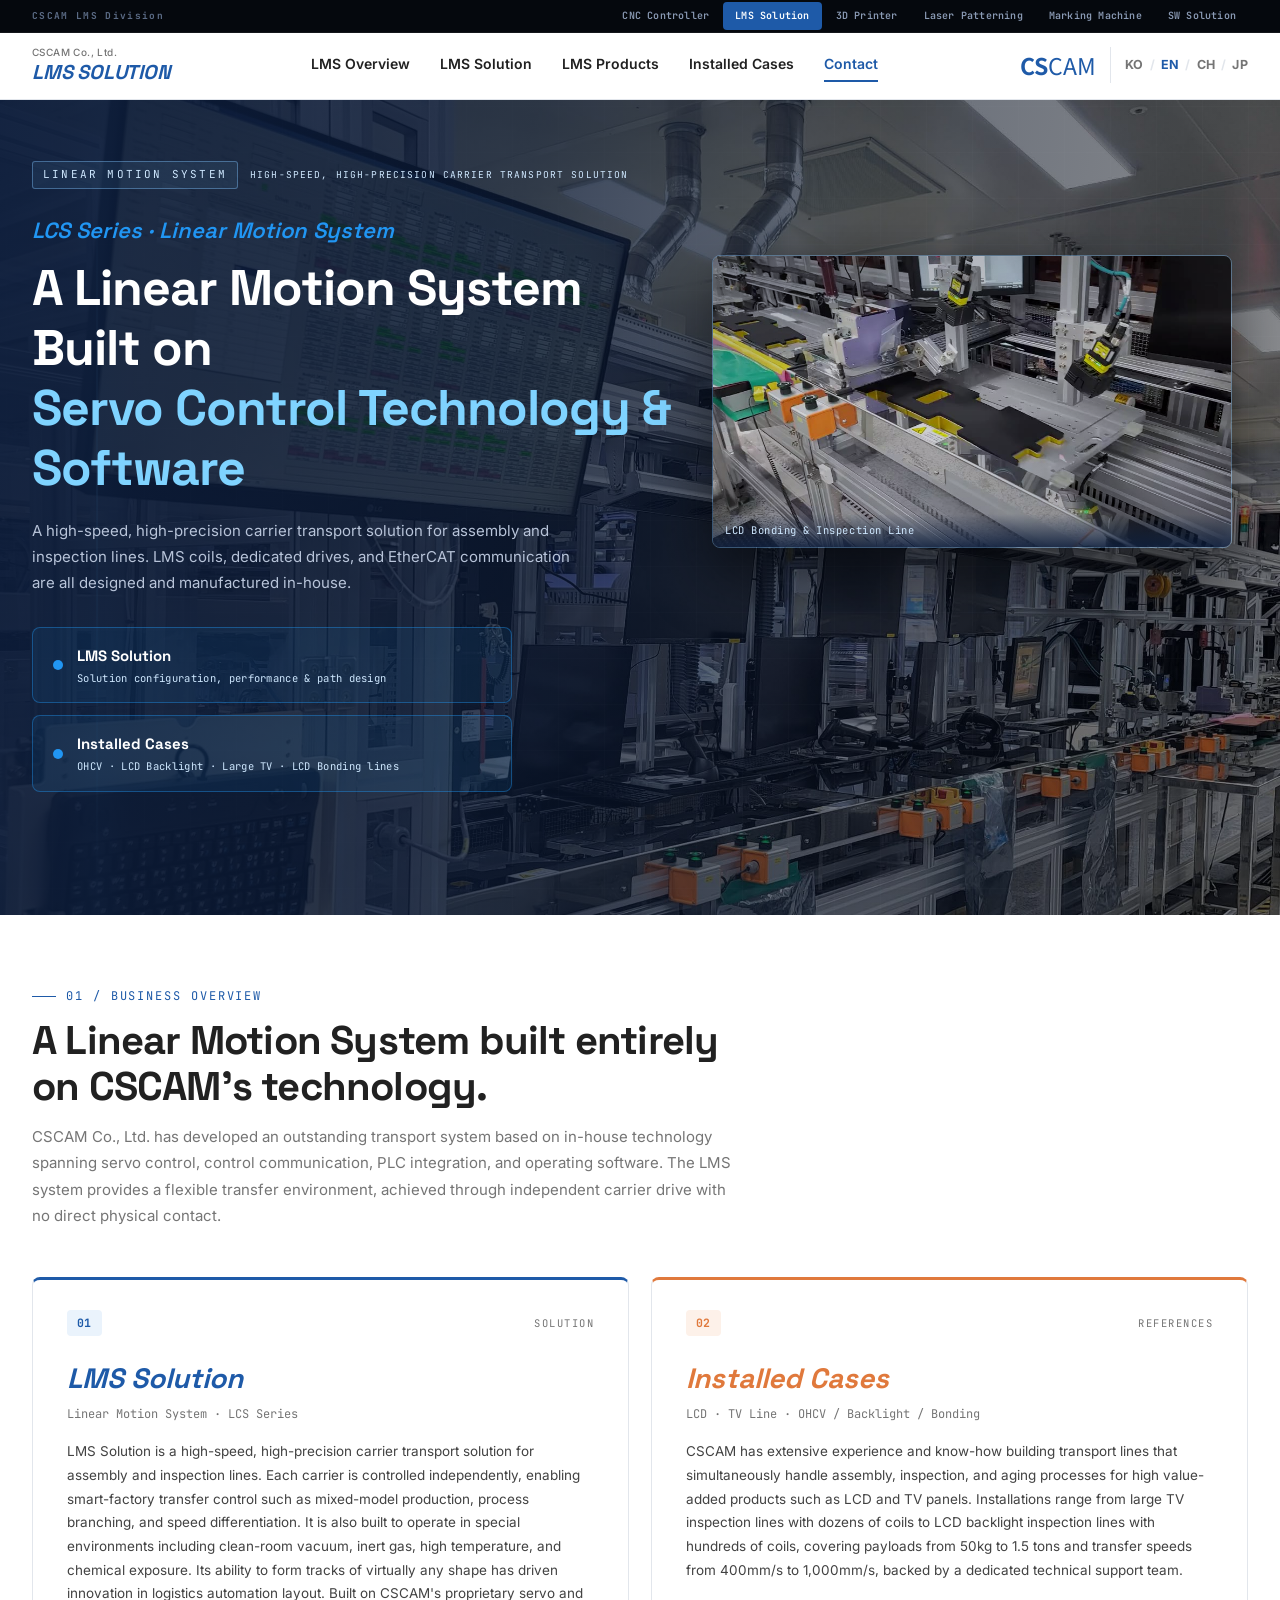
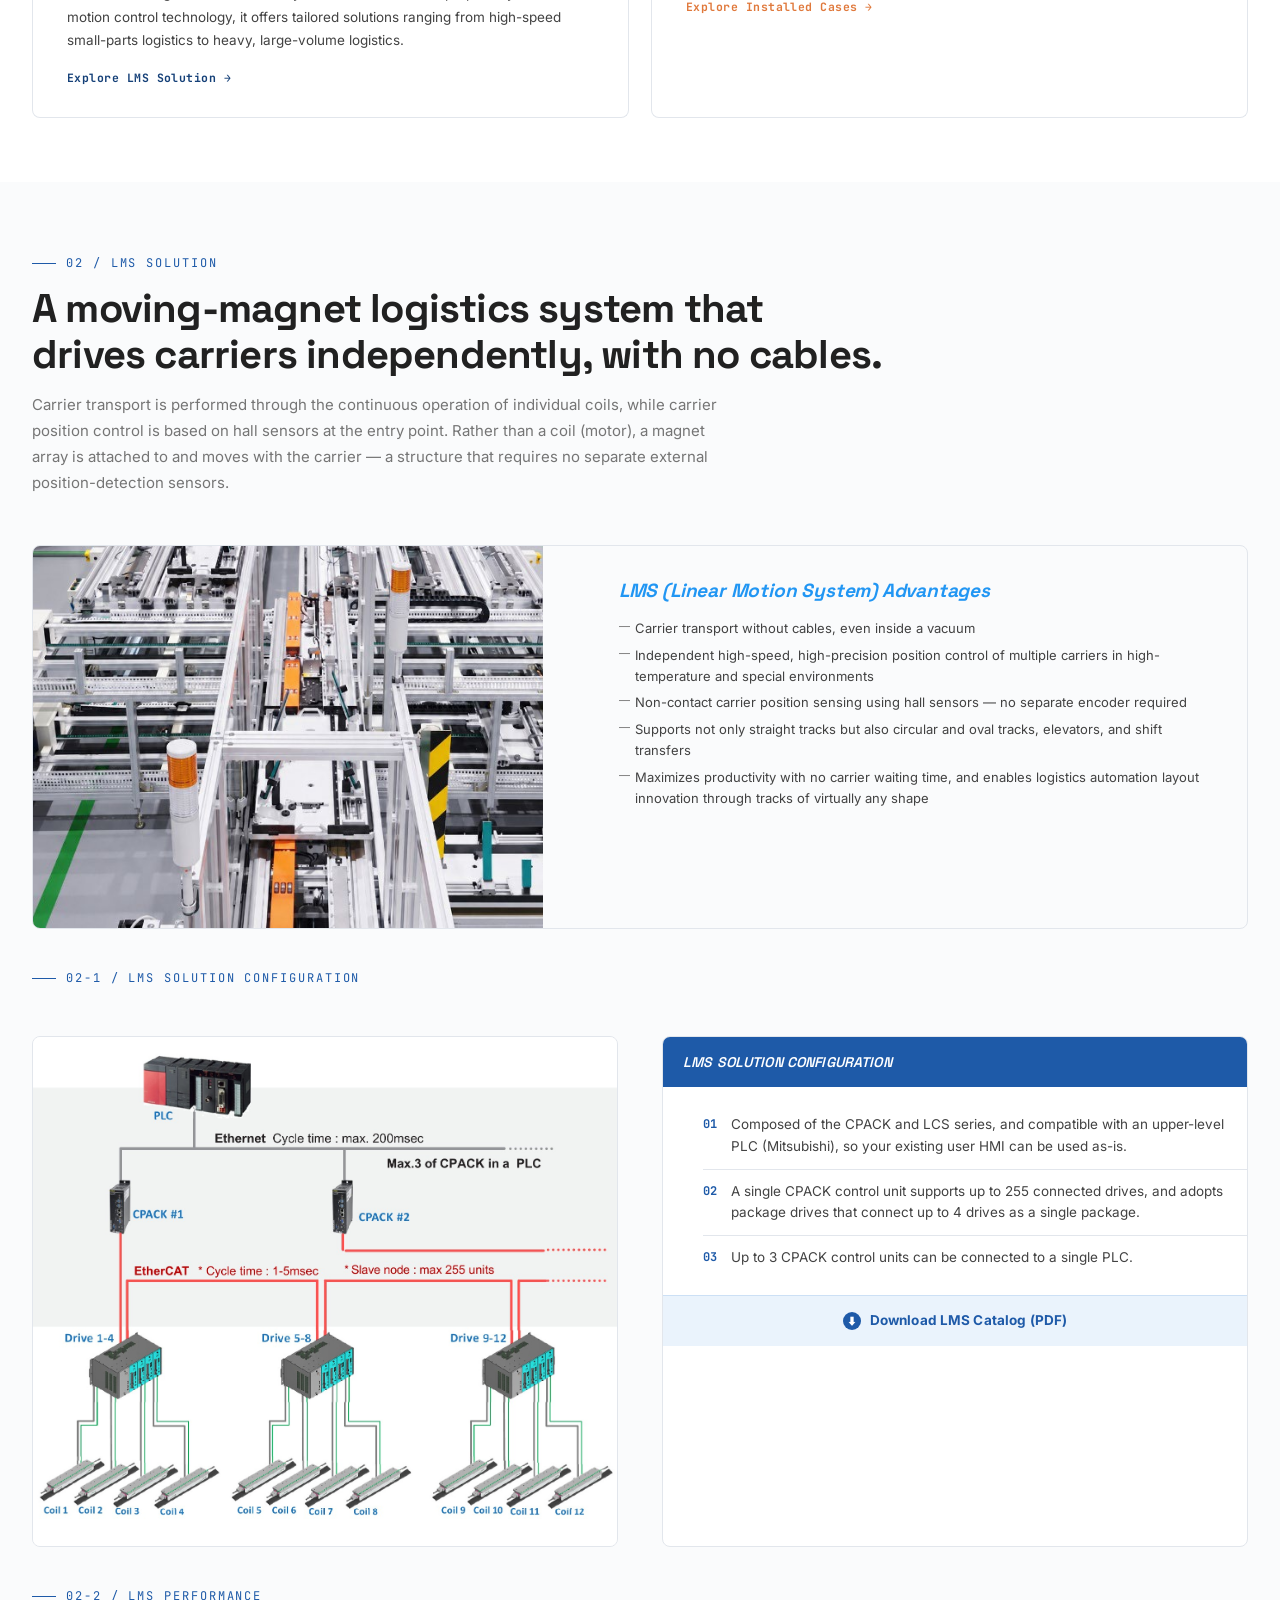
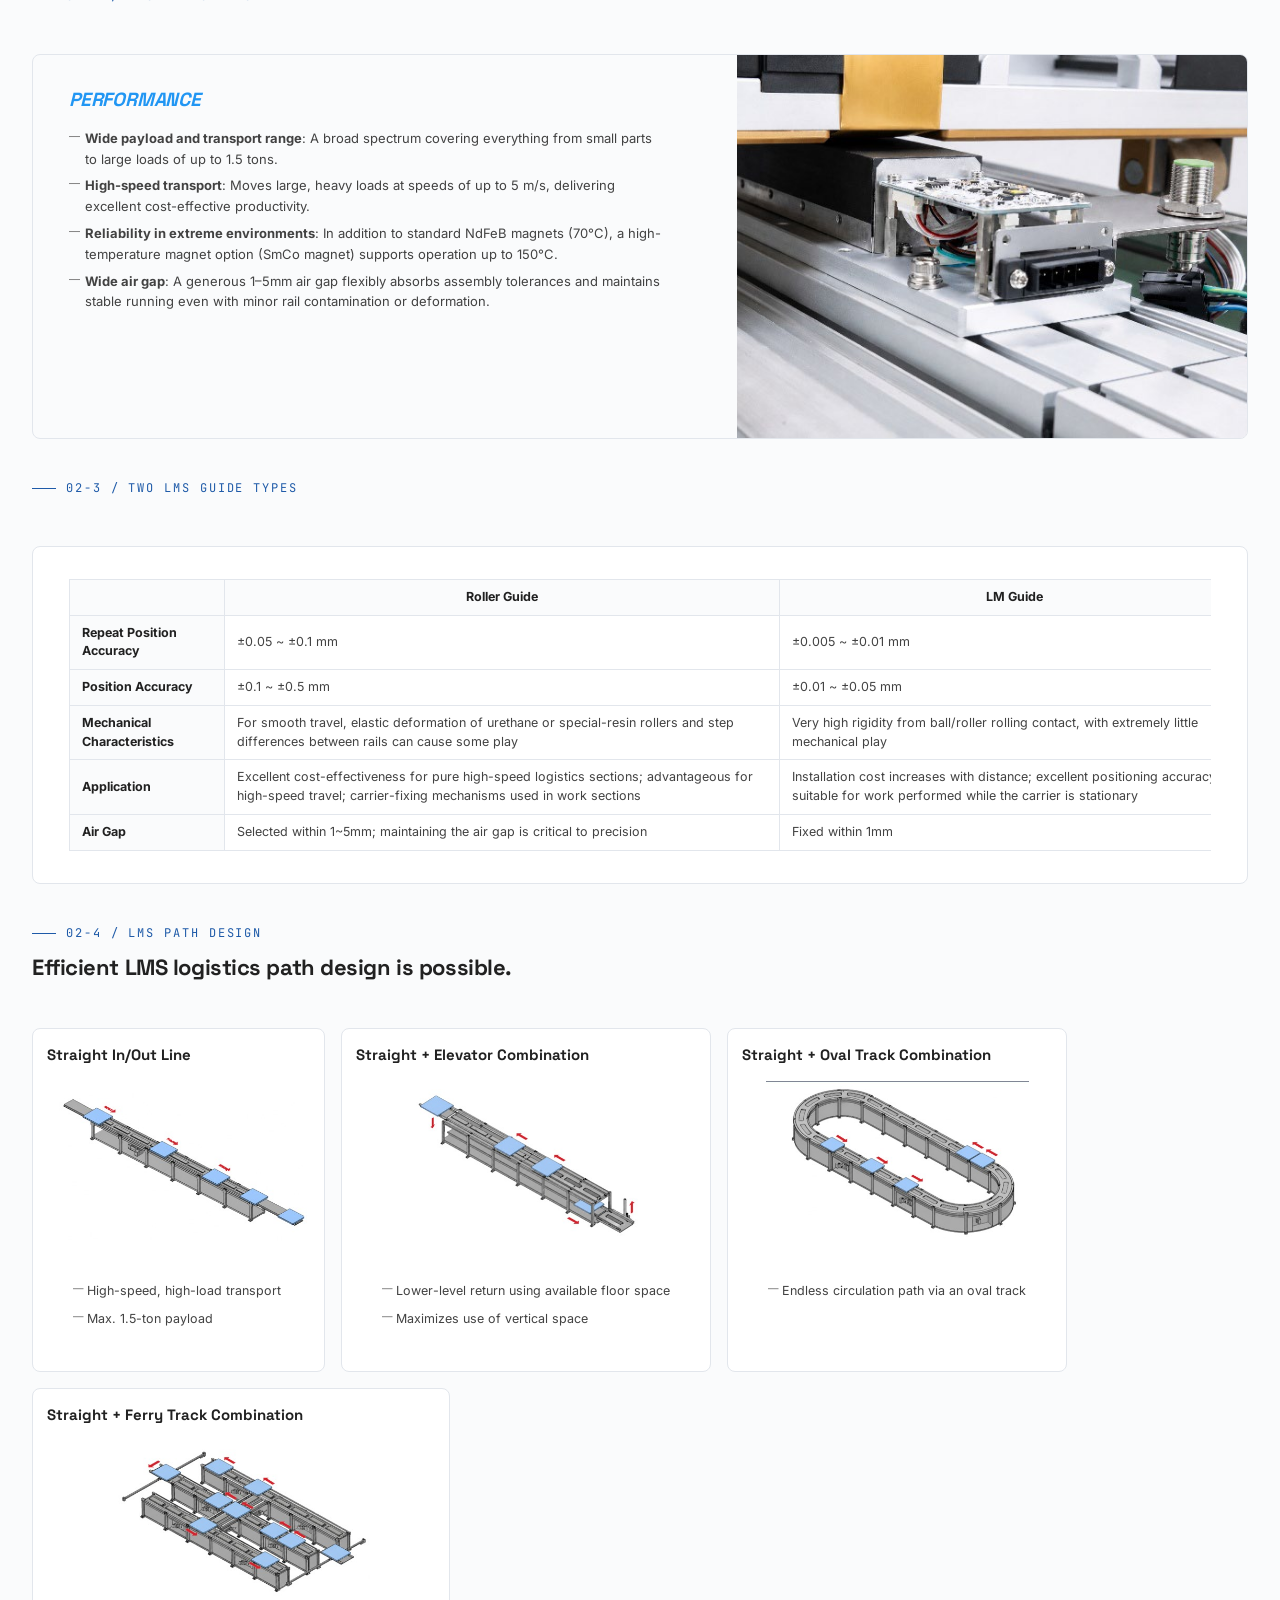
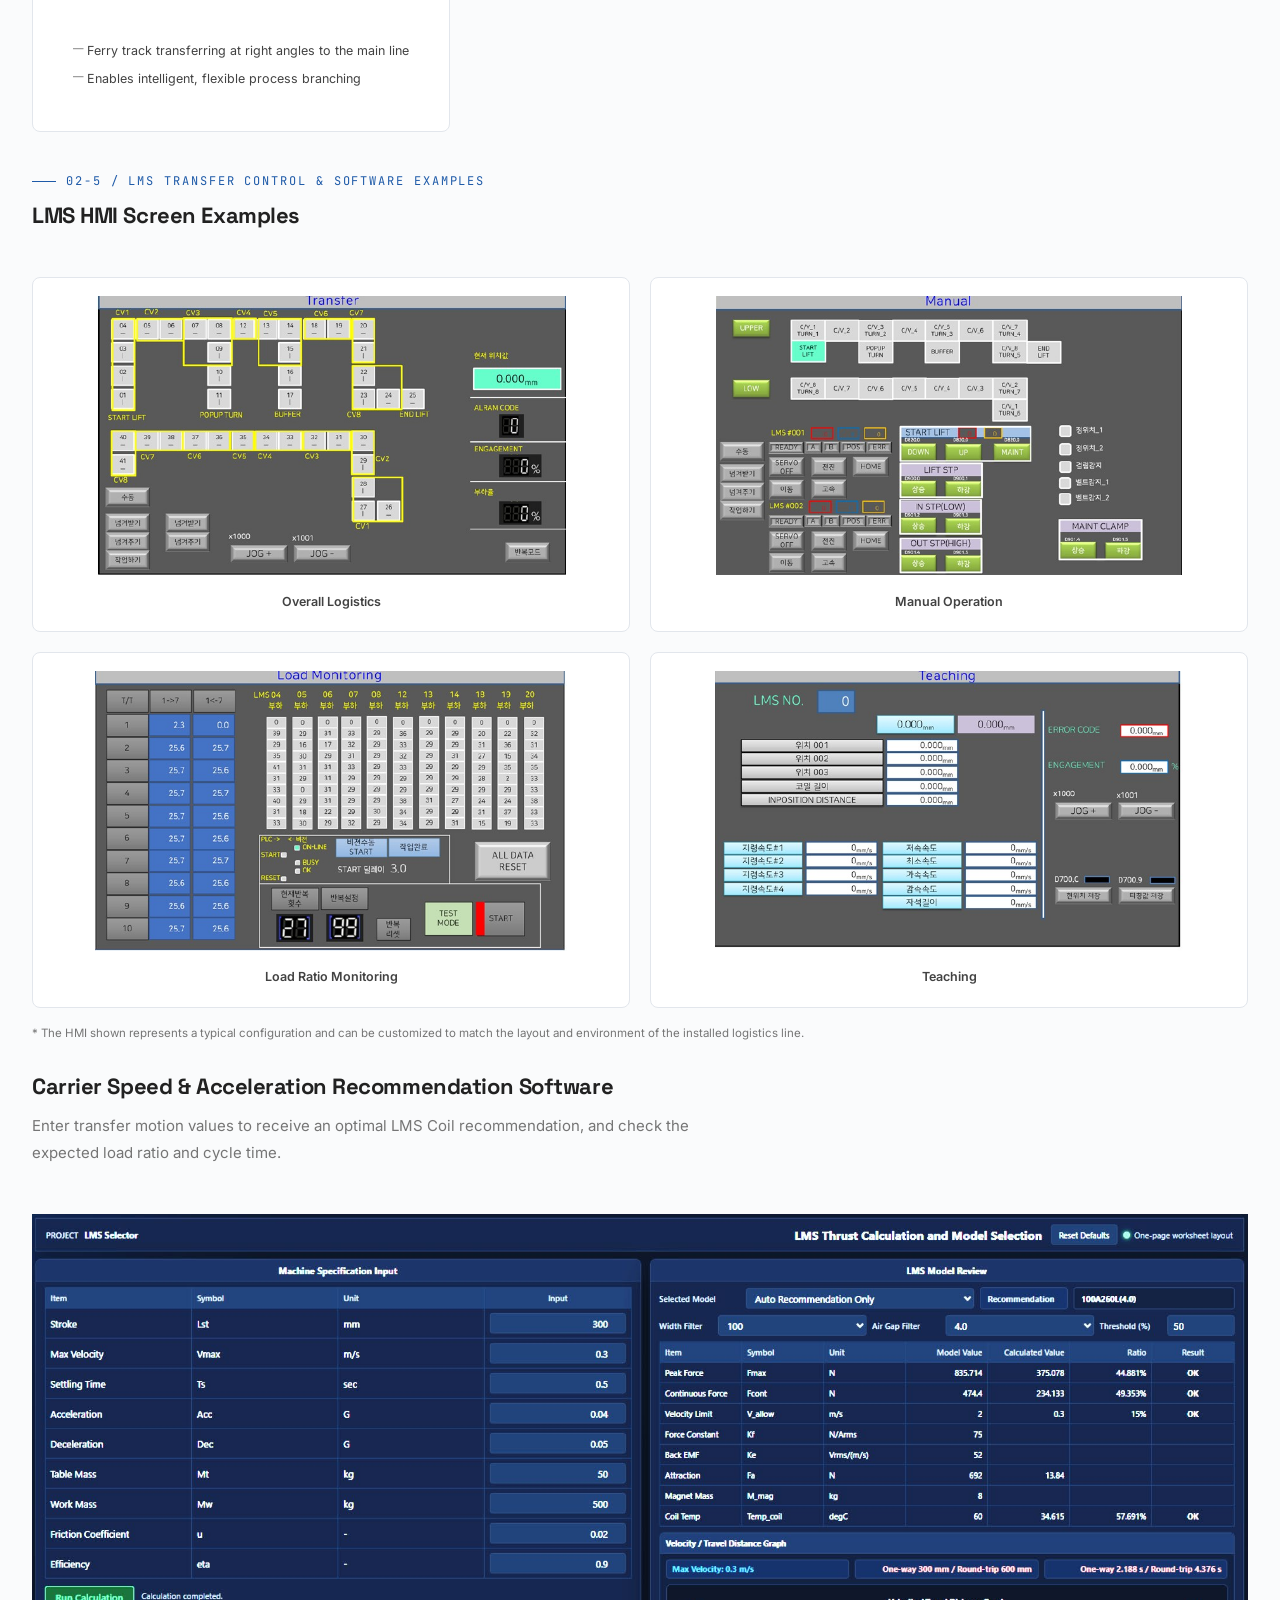
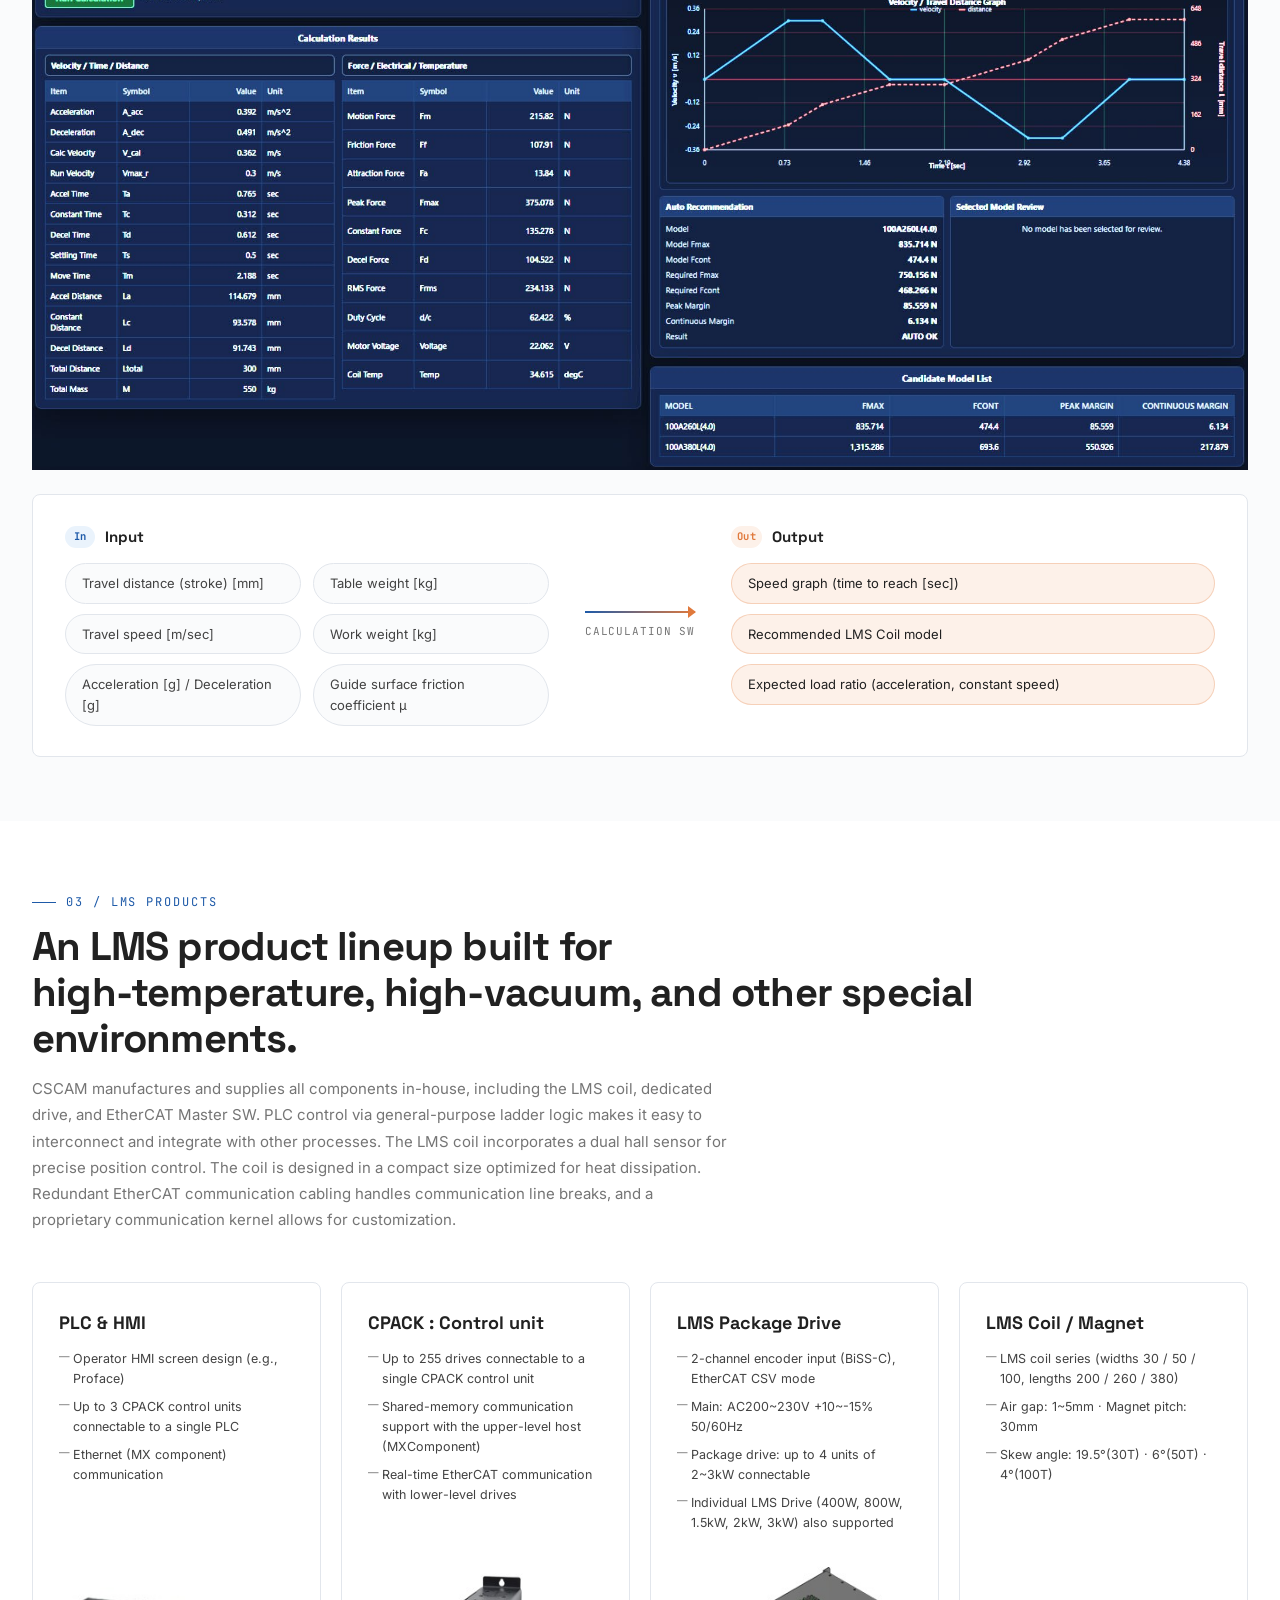
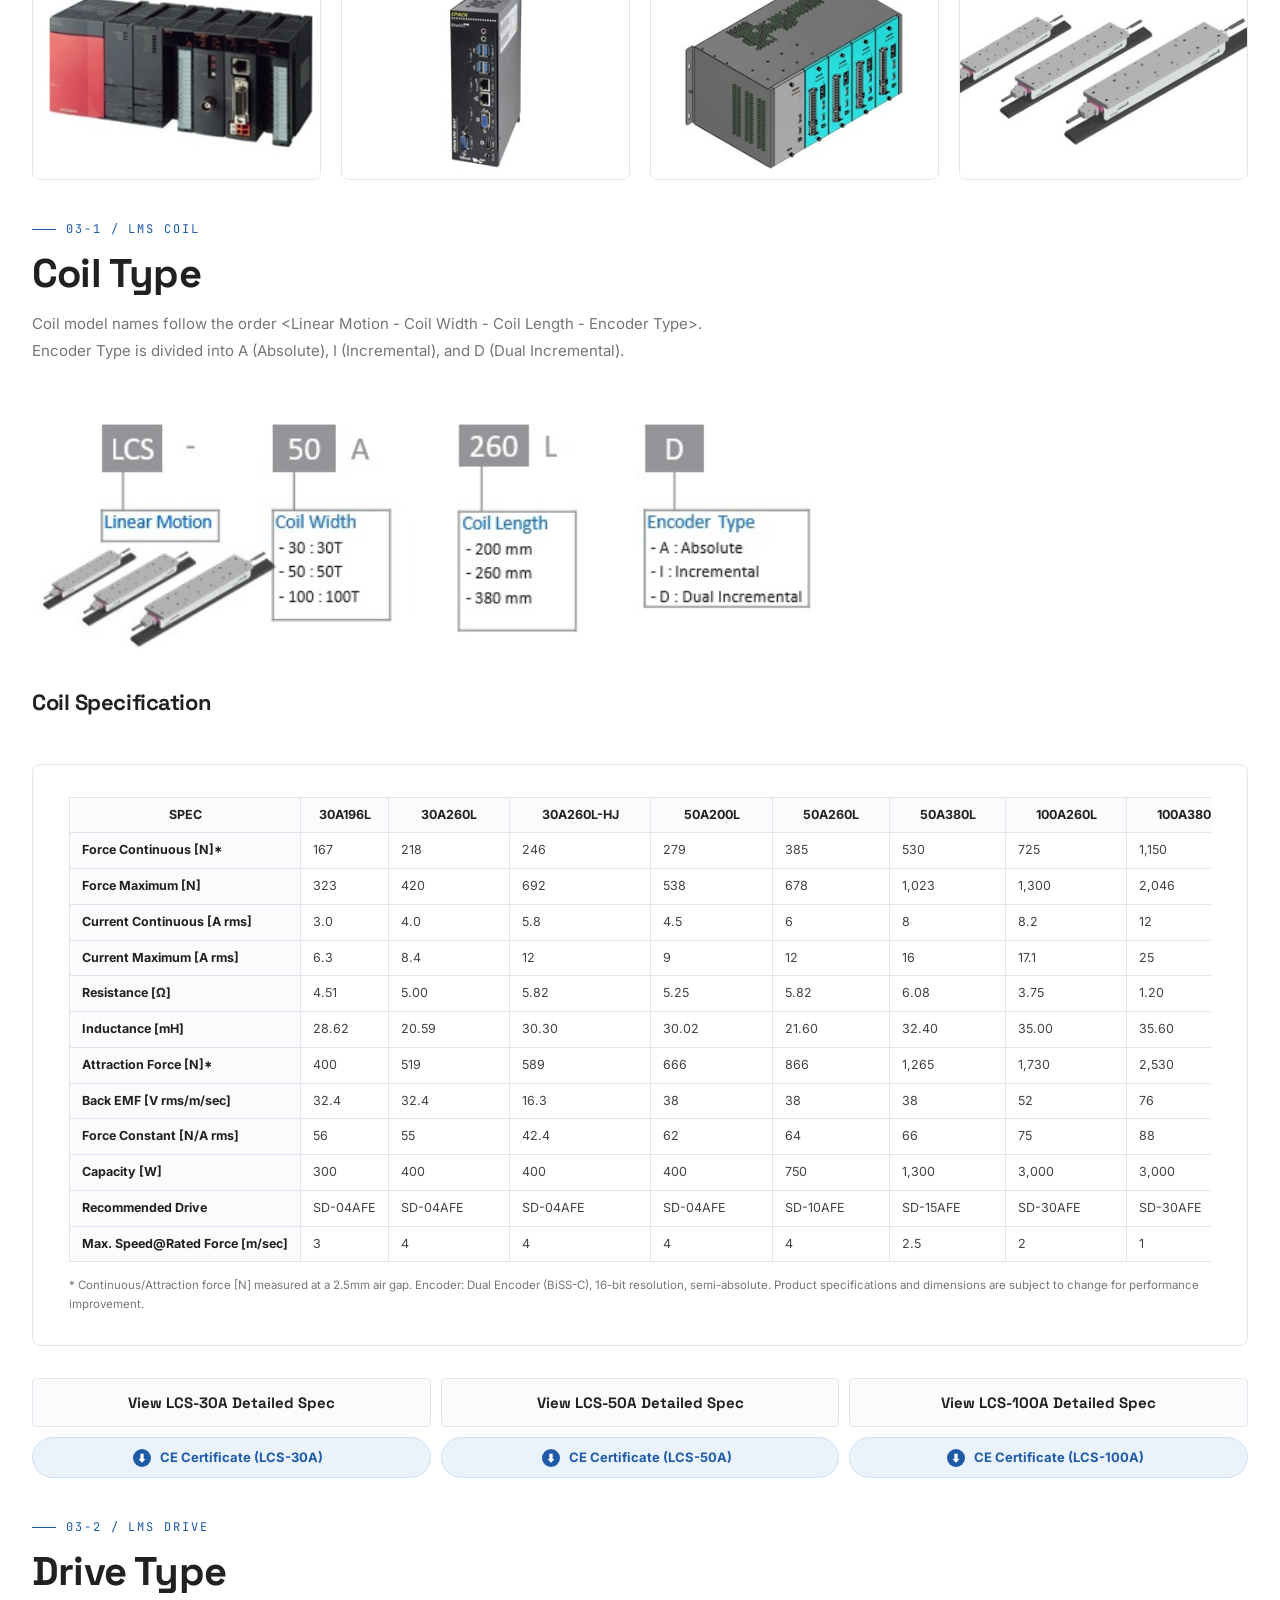
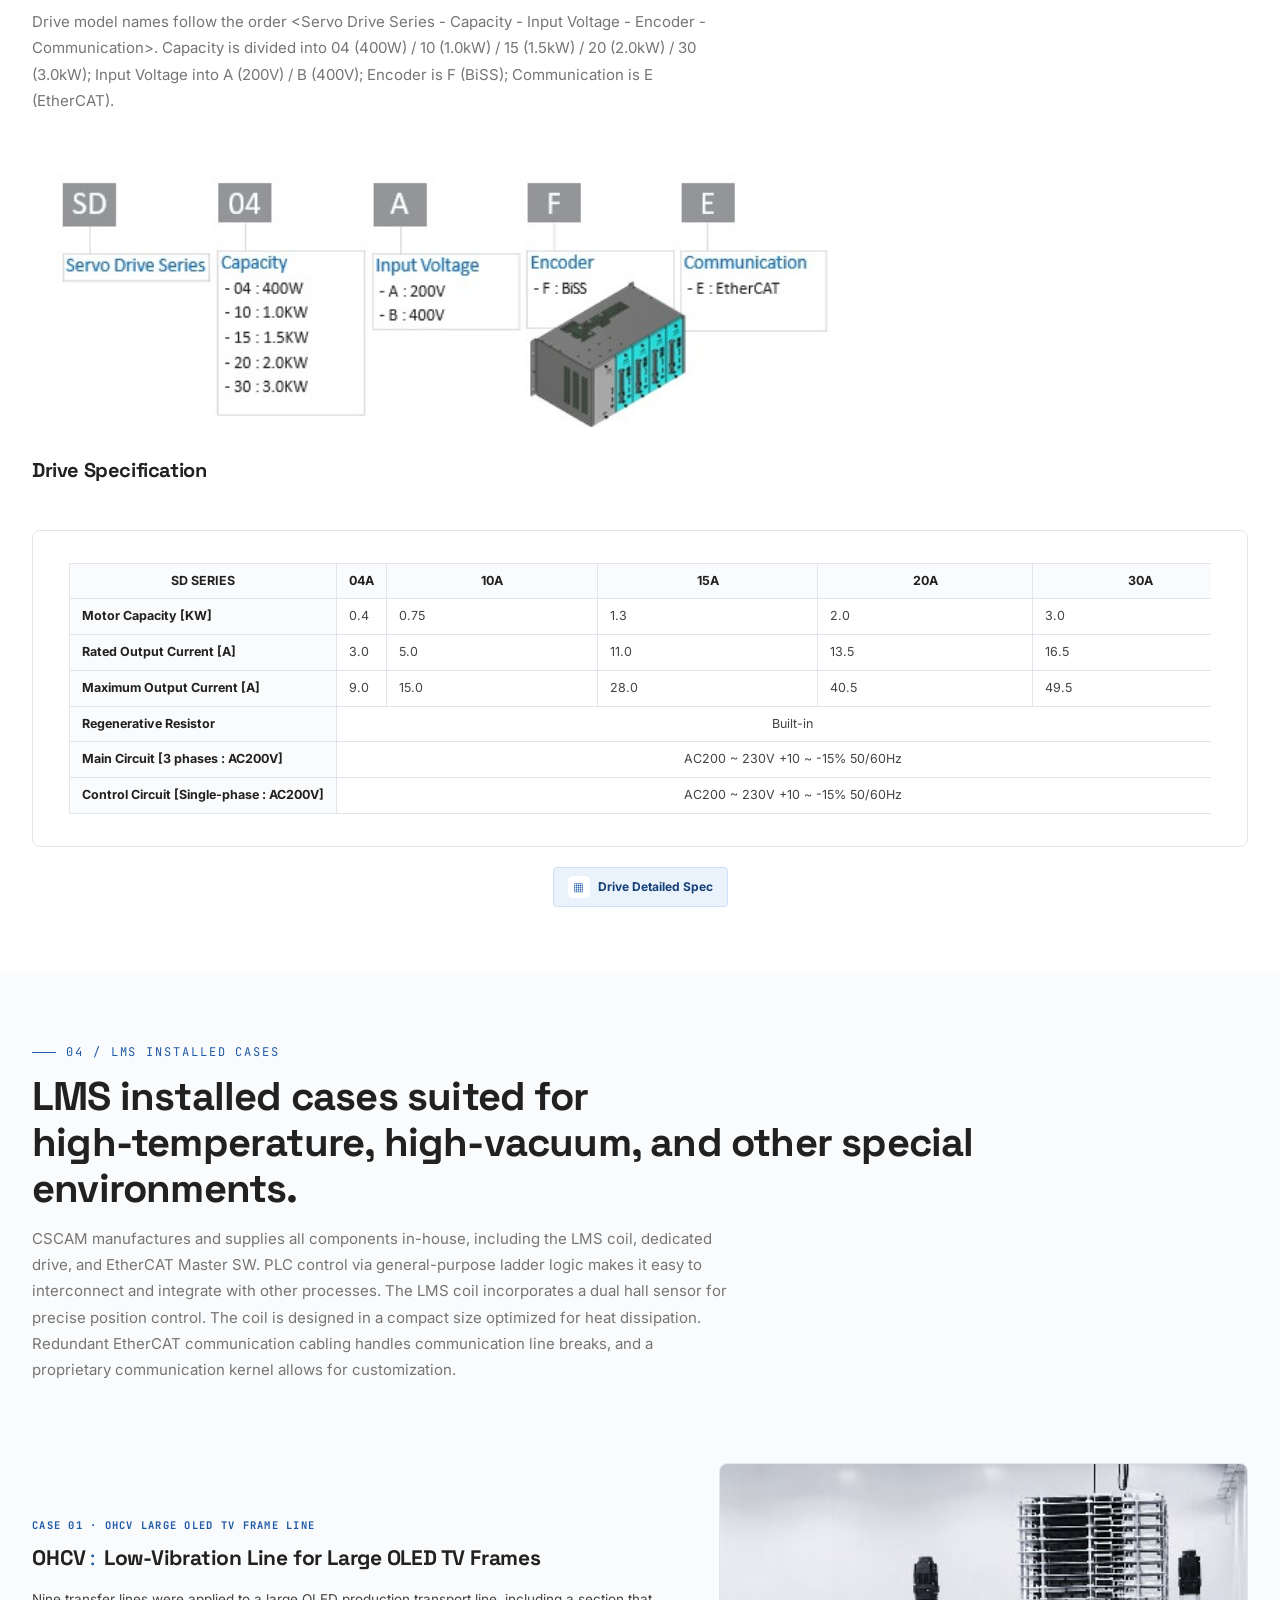
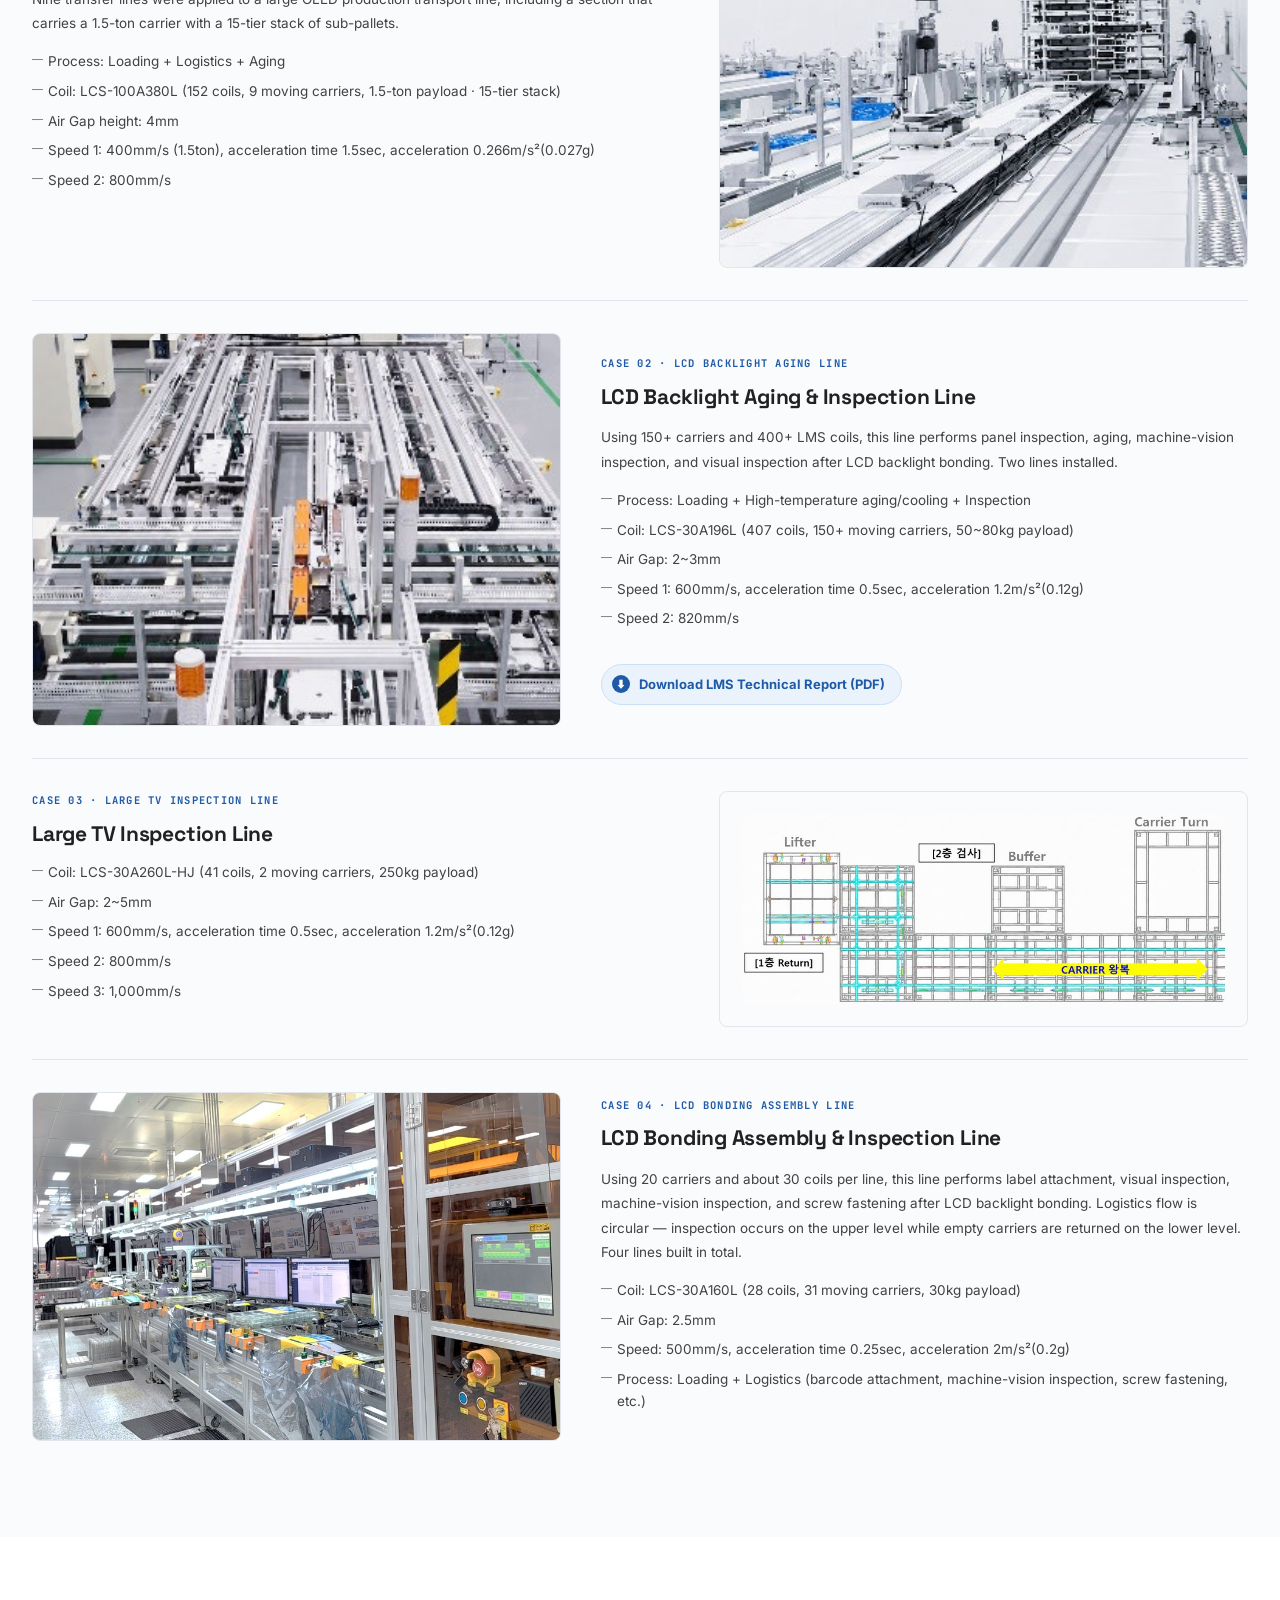
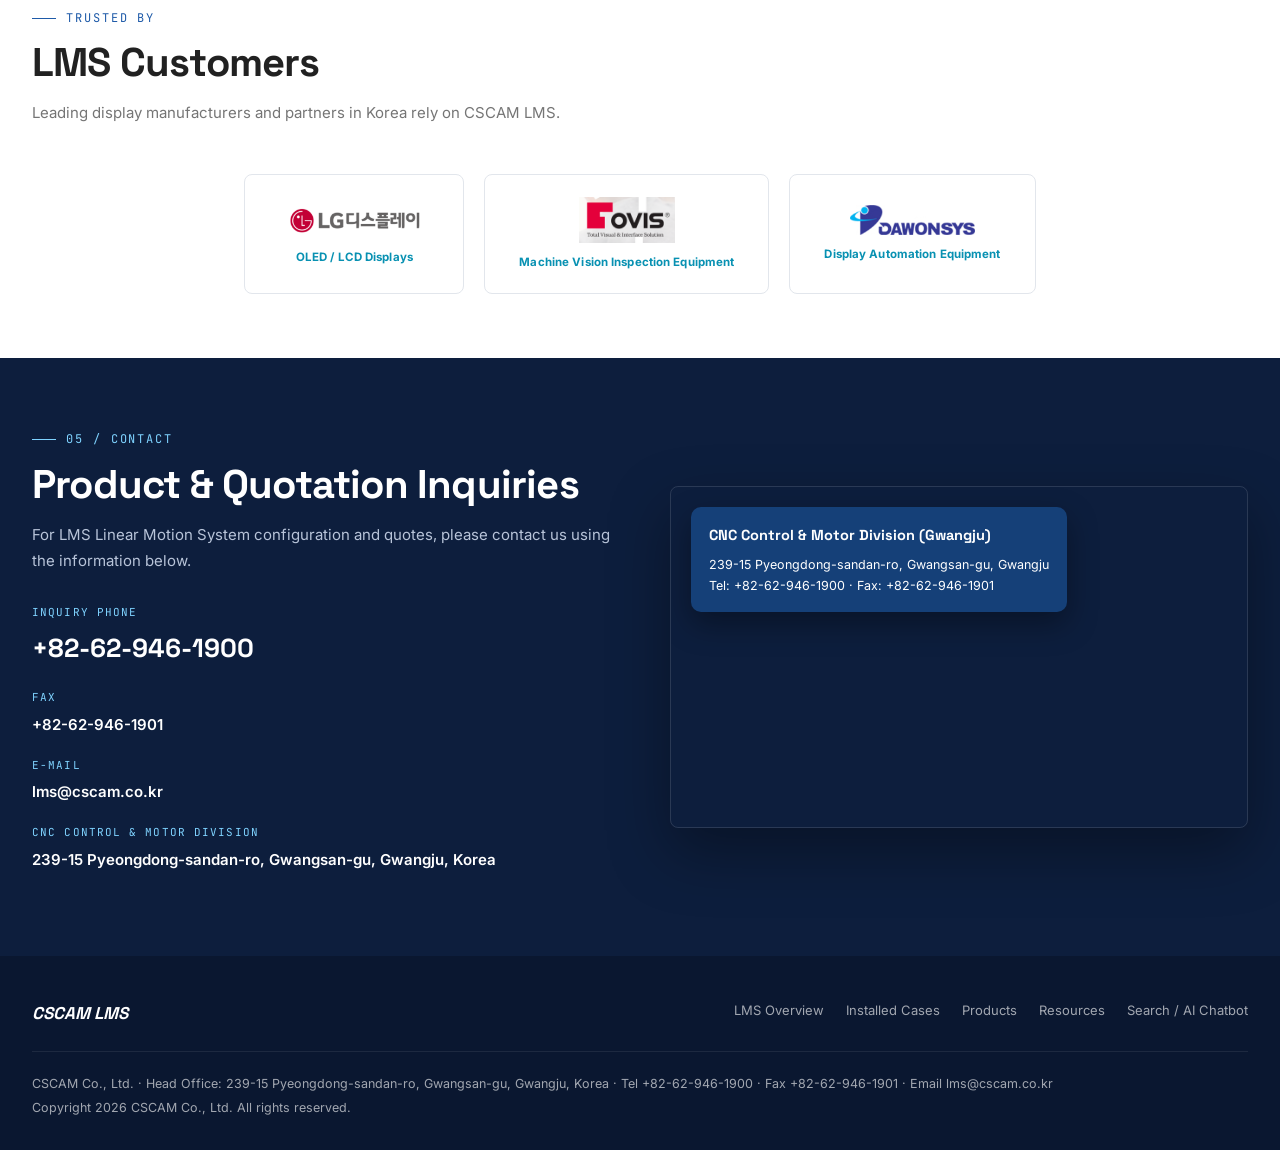
<file: en/index.html>
<!DOCTYPE html>
<html lang="en">
<head>
<meta charset="UTF-8">
<meta name="viewport" content="width=device-width, initial-scale=1.0">
<title>CSCAM LMS | Linear Motion System</title>
<meta name="description" content="CSCAM Co., Ltd. LMS — a high-speed, high-precision carrier transport solution (Linear Motion System) for assembly and inspection lines. LMS coils, dedicated drives, and EtherCAT communication technology are all developed in-house.">
<link rel="stylesheet" href="../assets/css/style.css">
</head>
<body>

<div class="family-bar">
  <div class="family-bar-inner">
    <span class="family-bar-label">CSCAM LMS Division</span>
    <nav class="family-bar-nav">
      <a href="https://cscam.co.kr/cnc/en/index.html">CNC Controller</a>
      <a class="active" href="index.html">LMS Solution</a>
      <a href="https://cscam.co.kr/3dp/?lang=en">3D Printer</a>
      <a href="https://cscam.co.kr/laser/?lang=en">Laser Patterning</a>
      <a href="https://cscam.co.kr/marking/?lang=en">Marking Machine</a>
      <a href="https://cscam.co.kr/sw/?lang=en">SW Solution</a>
    </nav>
  </div>
</div>

<header class="site-header" style="top:32px;">
  <div class="container">
    <a href="index.html" class="logo"><small>CSCAM Co., Ltd.</small><div class="logo-title">LMS SOLUTION</div></a>
    <nav class="gnb">
      <a href="#lms-intro" data-nav-target="lms-intro">LMS Overview</a>
      <a href="#lms-solution" data-nav-target="lms-solution">LMS Solution</a>
      <a href="#lms-product" data-nav-target="lms-product">LMS Products</a>
      <a href="#cases" data-nav-target="cases">Installed Cases</a>
      <a href="#contact" data-nav-target="contact">Contact</a>
    </nav>
    <div class="header-right">
      <div class="header-utility">
        <a class="brand-wordmark-link" href="https://cscam.co.kr/en/index.html" aria-label="CSCAM Corporate Home"><div class="brand-wordmark"><b>CS</b><span>CAM</span></div></a>
        <div class="brand-divider"></div>
        <div class="lang-switch"><a href="../index.html">KO</a><span class="lang-sep">/</span><a class="active" href="../en/index.html">EN</a><span class="lang-sep">/</span><a href="../zh/index.html">CH</a><span class="lang-sep">/</span><a href="../jp/index.html">JP</a></div>
      </div>
      <button class="nav-toggle" aria-label="Open menu"><span></span><span></span><span></span></button>
    </div>
  </div>
</header>
<div class="header-spacer" style="height:calc(var(--header-h) + 32px);"></div>

<!-- HERO -->
<section class="hero">
  <div class="hero-bg"></div>
  <div class="hero-grid-overlay"><div class="hero-scanline"></div></div>
  <div class="hero-scrim"></div>
  <div class="container">
    <div class="hero-row">
    <div class="hero-inner">
      <div class="hero-badge"><span>LINEAR MOTION SYSTEM</span> <b style="font-weight:inherit;white-space:nowrap;font-size:9.5px;letter-spacing:.12em;">High-Speed, High-Precision Carrier Transport Solution</b></div>
      <div class="hero-kicker">LCS Series · Linear Motion System</div>
      <h1>A Linear Motion System Built on<br><em>Servo Control Technology &amp; Software</em></h1>
      <p class="lede">A high-speed, high-precision carrier transport solution for assembly and inspection lines. LMS coils, dedicated drives, and EtherCAT communication are all designed and manufactured in-house.</p>
      <div class="hero-links">
        <a href="#lms-solution" class="hero-link">
          <span class="dot"></span>
          <div>
            <b>LMS Solution</b>
            <small>Solution configuration, performance &amp; path design</small>
          </div>
        </a>
        <a href="#cases" class="hero-link">
          <span class="dot"></span>
          <div>
            <b>Installed Cases</b>
            <small>OHCV · LCD Backlight · Large TV · LCD Bonding lines</small>
          </div>
        </a>
      </div>
    </div>
    <div class="hero-video">
      <video autoplay loop muted playsinline poster="../assets/img/hero-video-poster.jpg">
        <source src="../assets/video/hero-lms-bonding.mp4" type="video/mp4">
      </video>
      <div class="hero-video-cap">LCD Bonding &amp; Inspection Line</div>
    </div>
    </div>
  </div>
</section>

<!-- 01. LMS Overview -->
<section class="section" id="lms-intro" data-section="lms-intro">
  <div class="container">
    <div class="section-head">
      <div class="eyebrow">01 / Business Overview</div>
      <h2 class="section-title">A Linear Motion System built entirely<br>on CSCAM's technology.</h2>
      <p class="section-desc">CSCAM Co., Ltd. has developed an outstanding transport system based on in-house technology spanning servo control, control communication, PLC integration, and operating software. The LMS system provides a flexible transfer environment, achieved through independent carrier drive with no direct physical contact.</p>
    </div>
    <div class="teaser-grid">
      <a class="teaser-card" href="#lms-solution">
        <div class="teaser-card-top"><span class="teaser-num">01</span><span class="teaser-cat">SOLUTION</span></div>
        <h3 class="teaser-title">LMS Solution</h3>
        <div class="teaser-subtitle">Linear Motion System · LCS Series</div>
        <p>LMS Solution is a high-speed, high-precision carrier transport solution for assembly and inspection lines. Each carrier is controlled independently, enabling smart-factory transfer control such as mixed-model production, process branching, and speed differentiation. It is also built to operate in special environments including clean-room vacuum, inert gas, high temperature, and chemical exposure. Its ability to form tracks of virtually any shape has driven innovation in logistics automation layout. Built on CSCAM's proprietary servo and motion control technology, it offers tailored solutions ranging from high-speed small-parts logistics to heavy, large-volume logistics.</p>
        <div class="more">Explore LMS Solution →</div>
      </a>
      <a class="teaser-card" href="#cases">
        <div class="teaser-card-top"><span class="teaser-num">02</span><span class="teaser-cat">REFERENCES</span></div>
        <h3 class="teaser-title">Installed Cases</h3>
        <div class="teaser-subtitle">LCD · TV Line · OHCV / Backlight / Bonding</div>
        <p>CSCAM has extensive experience and know-how building transport lines that simultaneously handle assembly, inspection, and aging processes for high value-added products such as LCD and TV panels. Installations range from large TV inspection lines with dozens of coils to LCD backlight inspection lines with hundreds of coils, covering payloads from 50kg to 1.5 tons and transfer speeds from 400mm/s to 1,000mm/s, backed by a dedicated technical support team.</p>
        <div class="more">Explore Installed Cases →</div>
      </a>
    </div>
  </div>
</section>

<!-- 02. LMS Solution -->
<section class="section alt" id="lms-solution" data-section="lms-solution">
  <div class="container">
    <div class="section-head">
      <div class="eyebrow">02 / LMS Solution</div>
      <h2 class="section-title">A moving-magnet logistics system that<br>drives carriers independently, with no cables.</h2>
      <p class="section-desc">Carrier transport is performed through the continuous operation of individual coils, while carrier position control is based on hall sensors at the entry point. Rather than a coil (motor), a magnet array is attached to and moves with the carrier — a structure that requires no separate external position-detection sensors.</p>
    </div>
    <div class="app-card">
      <div class="app-card-img"><img src="../assets/img/tech-advantage-photo.jpg" alt="On-site photo of an LMS carrier transport line"></div>
      <div class="app-card-text">
        <div class="tagline">LMS (Linear Motion System) Advantages</div>
        <ul class="dash">
          <li>Carrier transport without cables, even inside a vacuum</li>
          <li>Independent high-speed, high-precision position control of multiple carriers in high-temperature and special environments</li>
          <li>Non-contact carrier position sensing using hall sensors — no separate encoder required</li>
          <li>Supports not only straight tracks but also circular and oval tracks, elevators, and shift transfers</li>
          <li>Maximizes productivity with no carrier waiting time, and enables logistics automation layout innovation through tracks of virtually any shape</li>
        </ul>
      </div>
    </div>

    <div class="section-head" style="margin-top:32px;">
      <div class="eyebrow">02-1 / LMS Solution Configuration</div>
    </div>
    <div class="split">
      <div class="split-media flush">
        <div class="panel-body"><img src="../assets/img/solutions-architecture.jpg" alt="LMS solution configuration - PLC, CPACK, EtherCAT, Drive, Coil architecture diagram"></div>
      </div>
      <div class="split-text">
        <div class="feature-box">
          <div class="panel-head">LMS SOLUTION CONFIGURATION</div>
          <ol class="feature-list">
            <li><span class="num">01</span><span>Composed of the CPACK and LCS series, and compatible with an upper-level PLC (Mitsubishi), so your existing user HMI can be used as-is.</span></li>
            <li><span class="num">02</span><span>A single CPACK control unit supports up to 255 connected drives, and adopts package drives that connect up to 4 drives as a single package.</span></li>
            <li><span class="num">03</span><span>Up to 3 CPACK control units can be connected to a single PLC.</span></li>
          </ol>
          <a class="feature-box-link" href="../assets/docs/LMS-catalog-2026.pdf" download="CSCAM_LMS_Catalog_2026.pdf"><span class="ico">⬇</span>Download LMS Catalog (PDF)</a>
        </div>
      </div>
    </div>

    <div class="section-head" style="margin-top:32px;">
      <div class="eyebrow">02-2 / LMS Performance</div>
    </div>
    <div class="app-card reverse">
      <div class="app-card-img"><img src="../assets/img/performance-photo.jpg" alt="Close-up photo of the LMS coil and carrier drive assembly"></div>
      <div class="app-card-text">
        <div class="tagline">PERFORMANCE</div>
        <ul class="dash">
          <li><b>Wide payload and transport range</b>: A broad spectrum covering everything from small parts to large loads of up to 1.5 tons.</li>
          <li><b>High-speed transport</b>: Moves large, heavy loads at speeds of up to 5 m/s, delivering excellent cost-effective productivity.</li>
          <li><b>Reliability in extreme environments</b>: In addition to standard NdFeB magnets (70°C), a high-temperature magnet option (SmCo magnet) supports operation up to 150°C.</li>
          <li><b>Wide air gap</b>: A generous 1–5mm air gap flexibly absorbs assembly tolerances and maintains stable running even with minor rail contamination or deformation.</li>
        </ul>
      </div>
    </div>

    <div class="section-head" style="margin-top:32px;">
      <div class="eyebrow">02-3 / Two LMS Guide Types</div>
    </div>
    <div class="spec-table-wrap">
      <div class="spec-table-scroll">
      <table class="spec-table">
      <thead><tr><th></th><th>Roller Guide</th><th>LM Guide</th></tr></thead>
      <tbody>
      <tr><th>Repeat Position Accuracy</th><td>±0.05 ~ ±0.1 mm</td><td>±0.005 ~ ±0.01 mm</td></tr>
      <tr><th>Position Accuracy</th><td>±0.1 ~ ±0.5 mm</td><td>±0.01 ~ ±0.05 mm</td></tr>
      <tr><th>Mechanical Characteristics</th><td>For smooth travel, elastic deformation of urethane or special-resin rollers and step differences between rails can cause some play</td><td>Very high rigidity from ball/roller rolling contact, with extremely little mechanical play</td></tr>
      <tr><th>Application</th><td>Excellent cost-effectiveness for pure high-speed logistics sections; advantageous for high-speed travel; carrier-fixing mechanisms used in work sections</td><td>Installation cost increases with distance; excellent positioning accuracy; suitable for work performed while the carrier is stationary</td></tr>
      <tr><th>Air Gap</th><td>Selected within 1~5mm; maintaining the air gap is critical to precision</td><td>Fixed within 1mm</td></tr>
      </tbody>
      </table>
      </div>
    </div>

    <div class="section-head" style="margin-top:32px;">
      <div class="eyebrow">02-4 / LMS Path Design</div>
      <h3 class="section-title" style="font-size:22px;">Efficient LMS logistics path design is possible.</h3>
    </div>
    <div class="prod-grid prod-grid-path">
      <div class="prod-card">
        <div class="panel-head-plain">Straight In/Out Line</div>
        <div class="prod-media"><img src="../assets/img/path-straight.jpg" alt="Straight in/out line layout"></div>
        <div class="prod-text">
          <ul class="dash"><li>High-speed, high-load transport</li><li>Max. 1.5-ton payload</li></ul>
        </div>
      </div>
      <div class="prod-card">
        <div class="panel-head-plain">Straight + Elevator Combination</div>
        <div class="prod-media"><img src="../assets/img/path-elevator.jpg" alt="Vertical circulation line layout combining straight track and elevator"></div>
        <div class="prod-text">
          <ul class="dash"><li>Lower-level return using available floor space</li><li>Maximizes use of vertical space</li></ul>
        </div>
      </div>
      <div class="prod-card">
        <div class="panel-head-plain">Straight + Oval Track Combination</div>
        <div class="prod-media"><img src="../assets/img/path-oval.jpg" alt="Horizontal circulation line layout combining straight track and oval track"></div>
        <div class="prod-text">
          <ul class="dash"><li>Endless circulation path via an oval track</li></ul>
        </div>
      </div>
      <div class="prod-card">
        <div class="panel-head-plain">Straight + Ferry Track Combination</div>
        <div class="prod-media"><img src="../assets/img/path-ferry.jpg" alt="Parallel line layout combining straight track and ferry track"></div>
        <div class="prod-text">
          <ul class="dash"><li>Ferry track transferring at right angles to the main line</li><li>Enables intelligent, flexible process branching</li></ul>
        </div>
      </div>
    </div>

    <div class="section-head" style="margin-top:32px;">
      <div class="eyebrow">02-5 / LMS Transfer Control &amp; Software Examples</div>
      <h3 class="section-title" style="font-size:22px;">LMS HMI Screen Examples</h3>
    </div>
    <div class="equip-grid cols-2">
      <div class="equip-item"><div class="thumb"><img src="../assets/img/hmi-transfer.jpg" alt="Overall logistics HMI screen"></div><span>Overall Logistics</span></div>
      <div class="equip-item"><div class="thumb"><img src="../assets/img/hmi-manual.jpg" alt="Manual operation HMI screen"></div><span>Manual Operation</span></div>
      <div class="equip-item"><div class="thumb"><img src="../assets/img/hmi-load-monitoring.jpg" alt="Load ratio monitoring HMI screen"></div><span>Load Ratio Monitoring</span></div>
      <div class="equip-item"><div class="thumb"><img src="../assets/img/hmi-teaching.jpg" alt="Teaching HMI screen"></div><span>Teaching</span></div>
    </div>
    <p style="font-size:11.5px;color:var(--muted);margin-top:16px;">* The HMI shown represents a typical configuration and can be customized to match the layout and environment of the installed logistics line.</p>

    <div class="section-head" style="margin-top:32px;">
      <h3 class="section-title" style="font-size:22px;">Carrier Speed &amp; Acceleration Recommendation Software</h3>
      <p class="section-desc">Enter transfer motion values to receive an optimal LMS Coil recommendation, and check the expected load ratio and cycle time.</p>
    </div>
    <div class="frame"><img src="../assets/img/calc-screenshot.jpg" alt="LMS Thrust Calculation and Model Selection tool screen"></div>
    <div class="io-flow" style="margin-top:24px;">
      <div class="io-col">
        <div class="io-col-head"><span class="io-icon">In</span>Input</div>
        <div class="io-chip-grid">
          <div class="io-chip">Travel distance (stroke) [mm]</div>
          <div class="io-chip">Table weight [kg]</div>
          <div class="io-chip">Travel speed [m/sec]</div>
          <div class="io-chip">Work weight [kg]</div>
          <div class="io-chip">Acceleration [g] / Deceleration [g]</div>
          <div class="io-chip">Guide surface friction coefficient μ</div>
        </div>
      </div>
      <div class="io-arrow">
        <div class="io-arrow-line"></div>
        <div class="io-arrow-label">Calculation SW</div>
      </div>
      <div class="io-col">
        <div class="io-col-head io-col-head-result"><span class="io-icon">Out</span>Output</div>
        <div class="io-chip io-chip-result">Speed graph (time to reach [sec])</div>
        <div class="io-chip io-chip-result">Recommended LMS Coil model</div>
        <div class="io-chip io-chip-result">Expected load ratio (acceleration, constant speed)</div>
      </div>
    </div>
  </div>
</section>

<!-- 03. LMS Products -->
<section class="section" id="lms-product" data-section="lms-product">
  <div class="container">
    <div class="section-head">
      <div class="eyebrow">03 / LMS Products</div>
      <h2 class="section-title">An LMS product lineup built for<br>high-temperature, high-vacuum, and other special environments.</h2>
      <p class="section-desc">CSCAM manufactures and supplies all components in-house, including the LMS coil, dedicated drive, and EtherCAT Master SW. PLC control via general-purpose ladder logic makes it easy to interconnect and integrate with other processes. The LMS coil incorporates a dual hall sensor for precise position control. The coil is designed in a compact size optimized for heat dissipation. Redundant EtherCAT communication cabling handles communication line breaks, and a proprietary communication kernel allows for customization.</p>
    </div>
    <div class="prod-grid prod-grid-4">
      <div class="prod-card">
        <div class="prod-text">
          <h3>PLC &amp; HMI</h3>
          <ul class="dash">
            <li>Operator HMI screen design (e.g., Proface)</li>
            <li>Up to 3 CPACK control units connectable to a single PLC</li>
            <li>Ethernet (MX component) communication</li>
          </ul>
        </div>
        <div class="prod-media"><img src="../assets/img/prod-plc-hmi.jpg" alt="PLC & HMI product photo"></div>
      </div>
      <div class="prod-card">
        <div class="prod-text">
          <h3>CPACK : Control unit</h3>
          <ul class="dash">
            <li>Up to 255 drives connectable to a single CPACK control unit</li>
            <li>Shared-memory communication support with the upper-level host (MXComponent)</li>
            <li>Real-time EtherCAT communication with lower-level drives</li>
          </ul>
        </div>
        <div class="prod-media"><img src="../assets/img/prod-cpack.jpg" alt="CPACK Control unit product photo"></div>
      </div>
      <div class="prod-card">
        <div class="prod-text">
          <h3>LMS Package Drive</h3>
          <ul class="dash">
            <li>2-channel encoder input (BiSS-C), EtherCAT CSV mode</li>
            <li>Main: AC200~230V +10~-15% 50/60Hz</li>
            <li>Package drive: up to 4 units of 2~3kW connectable</li>
            <li>Individual LMS Drive (400W, 800W, 1.5kW, 2kW, 3kW) also supported</li>
          </ul>
        </div>
        <div class="prod-media"><img src="../assets/img/prod-package-drive.jpg" alt="LMS Package Drive product photo"></div>
      </div>
      <div class="prod-card">
        <div class="prod-text">
          <h3>LMS Coil / Magnet</h3>
          <ul class="dash">
            <li>LMS coil series (widths 30 / 50 / 100, lengths 200 / 260 / 380)</li>
            <li>Air gap: 1~5mm · Magnet pitch: 30mm</li>
            <li>Skew angle: 19.5°(30T) · 6°(50T) · 4°(100T)</li>
          </ul>
        </div>
        <div class="prod-media"><img src="../assets/img/prod-coil-magnet.jpg" alt="LMS Coil / Magnet product photo"></div>
      </div>
    </div>

<!-- 03-1. LMS Coil -->
    <div class="section-head" style="margin-top:32px;">
      <div class="eyebrow">03-1 / LMS Coil</div>
      <h2 class="section-title">Coil Type</h2>
      <p class="section-desc">Coil model names follow the order &lt;Linear Motion - Coil Width - Coil Length - Encoder Type&gt;. Encoder Type is divided into A (Absolute), I (Incremental), and D (Dual Incremental).</p>
    </div>
    <div class="frame classification-frame coil"><img src="../assets/img/coil-classification.jpg" alt="LMS Coil Classification - LCS-50A-260L-D code structure"></div>

    <div class="section-head" style="margin-top:32px;">
      <h3 class="section-title" style="font-size:22px;">Coil Specification</h3>
    </div>
    <div class="spec-table-wrap">
      <div class="spec-table-scroll">
      <table class="spec-table narrow-th">
      <thead><tr><th>SPEC</th><th>30A196L</th><th>30A260L</th><th>30A260L-HJ</th><th>50A200L</th><th>50A260L</th><th>50A380L</th><th>100A260L</th><th>100A380L</th></tr></thead>
      <tbody>
      <tr><th>Force Continuous [N]*</th><td>167</td><td>218</td><td>246</td><td>279</td><td>385</td><td>530</td><td>725</td><td>1,150</td></tr>
      <tr><th>Force Maximum [N]</th><td>323</td><td>420</td><td>692</td><td>538</td><td>678</td><td>1,023</td><td>1,300</td><td>2,046</td></tr>
      <tr><th>Current Continuous [A rms]</th><td>3.0</td><td>4.0</td><td>5.8</td><td>4.5</td><td>6</td><td>8</td><td>8.2</td><td>12</td></tr>
      <tr><th>Current Maximum [A rms]</th><td>6.3</td><td>8.4</td><td>12</td><td>9</td><td>12</td><td>16</td><td>17.1</td><td>25</td></tr>
      <tr><th>Resistance [Ω]</th><td>4.51</td><td>5.00</td><td>5.82</td><td>5.25</td><td>5.82</td><td>6.08</td><td>3.75</td><td>1.20</td></tr>
      <tr><th>Inductance [mH]</th><td>28.62</td><td>20.59</td><td>30.30</td><td>30.02</td><td>21.60</td><td>32.40</td><td>35.00</td><td>35.60</td></tr>
      <tr><th>Attraction Force [N]*</th><td>400</td><td>519</td><td>589</td><td>666</td><td>866</td><td>1,265</td><td>1,730</td><td>2,530</td></tr>
      <tr><th>Back EMF [V rms/m/sec]</th><td>32.4</td><td>32.4</td><td>16.3</td><td>38</td><td>38</td><td>38</td><td>52</td><td>76</td></tr>
      <tr><th>Force Constant [N/A rms]</th><td>56</td><td>55</td><td>42.4</td><td>62</td><td>64</td><td>66</td><td>75</td><td>88</td></tr>
      <tr><th>Capacity [W]</th><td>300</td><td>400</td><td>400</td><td>400</td><td>750</td><td>1,300</td><td>3,000</td><td>3,000</td></tr>
      <tr><th>Recommended Drive</th><td>SD-04AFE</td><td>SD-04AFE</td><td>SD-04AFE</td><td>SD-04AFE</td><td>SD-10AFE</td><td>SD-15AFE</td><td>SD-30AFE</td><td>SD-30AFE</td></tr>
      <tr><th>Max. Speed@Rated Force [m/sec]</th><td>3</td><td>4</td><td>4</td><td>4</td><td>4</td><td>2.5</td><td>2</td><td>1</td></tr>
      </tbody>
      </table>
      </div>
      <p style="font-size:11.5px;color:var(--muted);margin-top:14px;">* Continuous/Attraction force [N] measured at a 2.5mm air gap. Encoder: Dual Encoder (BiSS-C), 16-bit resolution, semi-absolute. Product specifications and dimensions are subject to change for performance improvement.</p>
    </div>

    <div class="spec-tab-nav" style="margin-top:32px;">
      <button class="spec-tab-btn" data-modal-open="coil-spec-30t" type="button">View LCS-30A Detailed Spec</button>
      <button class="spec-tab-btn" data-modal-open="coil-spec-50t" type="button">View LCS-50A Detailed Spec</button>
      <button class="spec-tab-btn" data-modal-open="coil-spec-100t" type="button">View LCS-100A Detailed Spec</button>
    </div>

    <div class="spec-tab-nav cert-nav">
      <a class="case-doc-link cert-link" href="../assets/docs/ce-lcs-30a260l.pdf" download="CE_Certificate_LCS-30A260L.pdf"><span class="ico">⬇</span>CE Certificate (LCS-30A)</a>
      <a class="case-doc-link cert-link" href="../assets/docs/ce-lcs-50a260l.pdf" download="CE_Certificate_LCS-50A260L.pdf"><span class="ico">⬇</span>CE Certificate (LCS-50A)</a>
      <a class="case-doc-link cert-link" href="../assets/docs/ce-lcs-100a380l.pdf" download="CE_Certificate_LCS-100A380L.pdf"><span class="ico">⬇</span>CE Certificate (LCS-100A)</a>
    </div>

    <div class="spec-modal-overlay" id="coil-spec-30t">
      <div class="spec-modal-box spec-modal-box-img">
        <button class="spec-modal-close" data-modal-close="" type="button">×</button>
        <img src="../assets/img/spec-popup-30t.jpg" alt="LCS-30A196L · LCS-30A260L · LCS-30A260L-HJ detailed specification">
      </div>
    </div>
    <div class="spec-modal-overlay" id="coil-spec-50t">
      <div class="spec-modal-box spec-modal-box-img">
        <button class="spec-modal-close" data-modal-close="" type="button">×</button>
        <img src="../assets/img/spec-popup-50t.jpg" alt="LCS-50A200L · LCS-50A260L · LCS-50A380L detailed specification">
      </div>
    </div>
    <div class="spec-modal-overlay" id="coil-spec-100t">
      <div class="spec-modal-box spec-modal-box-img">
        <button class="spec-modal-close" data-modal-close="" type="button">×</button>
        <img src="../assets/img/spec-popup-100t.jpg" alt="LCS-100A260L · LCS-100A380L detailed specification">
      </div>
    </div>

<!-- 03-2. LMS Drive -->
    <div class="section-head" style="margin-top:32px;">
      <div class="eyebrow">03-2 / LMS Drive</div>
      <h2 class="section-title">Drive Type</h2>
      <p class="section-desc">Drive model names follow the order &lt;Servo Drive Series - Capacity - Input Voltage - Encoder - Communication&gt;. Capacity is divided into 04 (400W) / 10 (1.0kW) / 15 (1.5kW) / 20 (2.0kW) / 30 (3.0kW); Input Voltage into A (200V) / B (400V); Encoder is F (BiSS); Communication is E (EtherCAT).</p>
    </div>
    <div class="frame classification-frame drive"><img src="../assets/img/drive-classification.jpg" alt="LMS Drive Classification - SD-04-A-F-E code structure"></div>

    <div class="section-head" style="margin-top:32px;">
      <h3 class="section-title" style="font-size:20px;">Drive Specification</h3>
    </div>
    <div class="spec-table-wrap">
      <div class="spec-table-scroll">
      <table class="spec-table narrow-th">
      <thead><tr><th>SD SERIES</th><th>04A</th><th>10A</th><th>15A</th><th>20A</th><th>30A</th></tr></thead>
      <tbody>
      <tr><th>Motor Capacity [KW]</th><td>0.4</td><td>0.75</td><td>1.3</td><td>2.0</td><td>3.0</td></tr>
      <tr><th>Rated Output Current [A]</th><td>3.0</td><td>5.0</td><td>11.0</td><td>13.5</td><td>16.5</td></tr>
      <tr><th>Maximum Output Current [A]</th><td>9.0</td><td>15.0</td><td>28.0</td><td>40.5</td><td>49.5</td></tr>
      <tr><th>Regenerative Resistor</th><td colspan="5" style="text-align:center;">Built-in</td></tr>
      <tr><th>Main Circuit [3 phases : AC200V]</th><td colspan="5" style="text-align:center;">AC200 ~ 230V +10 ~ -15% 50/60Hz</td></tr>
      <tr><th>Control Circuit [Single-phase : AC200V]</th><td colspan="5" style="text-align:center;">AC200 ~ 230V +10 ~ -15% 50/60Hz</td></tr>
      </tbody>
      </table>
      </div>
    </div>

    <div class="spec-links-row" style="margin-top:20px;">
      <button class="spec-modal-trigger" data-modal-open="drive-function-spec-modal" type="button"><span class="ico">▦</span><span>Drive Detailed Spec</span></button>
    </div>
    <div class="spec-modal-overlay" id="drive-function-spec-modal">
      <div class="spec-modal-box">
        <button class="spec-modal-close" data-modal-close="" type="button">×</button>
        <div class="spec-table-wrap">
          <div class="stw-title"><span class="ico">▦</span>LMS Drive Detailed Function Specification</div>
          <div class="spec-table-scroll">
          <table class="spec-table narrow-th">
          <thead><tr><th>Classification</th><th>Category</th><th>Specification</th></tr></thead>
          <tbody>
          <tr><th rowspan="3">Detector</th><td>Detector Type</td><td>Hall Sensor</td></tr>
          <tr><td>Output Signal Type</td><td>Differential Line Driver (BiSS-C)</td></tr>
          <tr><td>Detector Spec &amp; Power</td><td>1-Turn : 65,536 (Serial Encoder) / DC 24V</td></tr>
          <tr><th rowspan="2">Driving System</th><td>Driving System</td><td>Sine Wave PWM Control (Using IGBT)</td></tr>
          <tr><td>Protective Function</td><td>UVLO(Undervoltage Lockout), Ready, Short Circuit Clamping, Active Miller Clamp, Desaturation Protection, Fault Signal</td></tr>
          <tr><th>Speed Control</th><td>Frequency Response</td><td>Max. 500Hz more than</td></tr>
          <tr><th></th><td>Speed Commend Input</td><td>EtherCAT speed command</td></tr>
          <tr><th></th><td>Acc/Deceleration Type</td><td>S-curve</td></tr>
          <tr><th>Position Control</th><td>Position Input</td><td>EtherCAT position command</td></tr>
          <tr><th rowspan="3">Function</th><td>Protective Function</td><td>Over-current, Over-voltage, Over-loading, Over-heating, Over-speed, Encoder, IGBT Fault, Main Power Phase, Low Voltage, etc</td></tr>
          <tr><td>Communication</td><td>EtherCAT (Parameter and Variables Monitoring)</td></tr>
          <tr><td>Temperature Detection</td><td>Motor Temperature, IGBT Temperature, PCB Temperature Detection</td></tr>
          </tbody>
          </table>
          </div>
        </div>
      </div>
    </div>
  </div>
</section>

<!-- 04. LMS Installed Cases -->
<section class="section alt" id="cases" data-section="cases">
  <div class="container">
    <div class="section-head">
      <div class="eyebrow">04 / LMS Installed Cases</div>
      <h2 class="section-title">LMS installed cases suited for<br>high-temperature, high-vacuum, and other special environments.</h2>
      <p class="section-desc">CSCAM manufactures and supplies all components in-house, including the LMS coil, dedicated drive, and EtherCAT Master SW. PLC control via general-purpose ladder logic makes it easy to interconnect and integrate with other processes. The LMS coil incorporates a dual hall sensor for precise position control. The coil is designed in a compact size optimized for heat dissipation. Redundant EtherCAT communication cabling handles communication line breaks, and a proprietary communication kernel allows for customization.</p>
    </div>

    <div class="case-block">
      <div class="case-split">
        <div class="case-text">
          <div class="case-tag">CASE 01 · OHCV LARGE OLED TV FRAME LINE</div>
          <h3>OHCV<span class="sep">:</span> Low-Vibration Line for Large OLED TV Frames</h3>
          <p class="desc">Nine transfer lines were applied to a large OLED production transport line, including a section that carries a 1.5-ton carrier with a 15-tier stack of sub-pallets.</p>
          <ul class="dash">
            <li>Process: Loading + Logistics + Aging</li>
            <li>Coil: LCS-100A380L (152 coils, 9 moving carriers, 1.5-ton payload · 15-tier stack)</li>
            <li>Air Gap height: 4mm</li>
            <li>Speed 1: 400mm/s (1.5ton), acceleration time 1.5sec, acceleration 0.266m/s²(0.027g)</li>
            <li>Speed 2: 800mm/s</li>
          </ul>
        </div>
        <div class="case-media"><img src="../assets/img/case-ohcv.jpg" alt="On-site photo of the OHCV low-vibration line for large OLED TV frames"></div>
      </div>
    </div>

    <div class="case-block">
      <div class="case-split media-first">
        <div class="case-media"><img src="../assets/img/case-lcd-backlight-2.jpg" alt="On-site photo of the LCD Backlight aging and inspection line"></div>
        <div class="case-text">
          <div class="case-tag">CASE 02 · LCD BACKLIGHT AGING LINE</div>
          <h3>LCD Backlight Aging &amp; Inspection Line</h3>
          <p class="desc">Using 150+ carriers and 400+ LMS coils, this line performs panel inspection, aging, machine-vision inspection, and visual inspection after LCD backlight bonding. Two lines installed.</p>
          <ul class="dash">
            <li>Process: Loading + High-temperature aging/cooling + Inspection</li>
            <li>Coil: LCS-30A196L (407 coils, 150+ moving carriers, 50~80kg payload)</li>
            <li>Air Gap: 2~3mm</li>
            <li>Speed 1: 600mm/s, acceleration time 0.5sec, acceleration 1.2m/s²(0.12g)</li>
            <li>Speed 2: 820mm/s</li>
          </ul>
          <a class="case-doc-link" href="../assets/docs/LMS-technical-report.pdf" download="LMS_Technical_Report_rev06.pdf"><span class="ico">⬇</span>Download LMS Technical Report (PDF)</a>
        </div>
      </div>
    </div>

    <div class="case-block">
      <div class="case-split">
        <div class="case-text">
          <div class="case-tag">CASE 03 · LARGE TV INSPECTION LINE</div>
          <h3>Large TV Inspection Line</h3>
          <ul class="dash">
            <li>Coil: LCS-30A260L-HJ (41 coils, 2 moving carriers, 250kg payload)</li>
            <li>Air Gap: 2~5mm</li>
            <li>Speed 1: 600mm/s, acceleration time 0.5sec, acceleration 1.2m/s²(0.12g)</li>
            <li>Speed 2: 800mm/s</li>
            <li>Speed 3: 1,000mm/s</li>
          </ul>
        </div>
        <div class="case-media diagram"><img src="../assets/img/case-large-tv-diagram.jpg" alt="Layout drawing of the large TV inspection line"></div>
      </div>
    </div>

    <div class="case-block">
      <div class="case-split media-first">
        <div class="case-media"><img src="../assets/img/case-lcd-bonding.jpg" alt="On-site photo of the LCD bonding assembly and inspection line"></div>
        <div class="case-text">
          <div class="case-tag">CASE 04 · LCD BONDING ASSEMBLY LINE</div>
          <h3>LCD Bonding Assembly &amp; Inspection Line</h3>
          <p class="desc">Using 20 carriers and about 30 coils per line, this line performs label attachment, visual inspection, machine-vision inspection, and screw fastening after LCD backlight bonding. Logistics flow is circular — inspection occurs on the upper level while empty carriers are returned on the lower level. Four lines built in total.</p>
          <ul class="dash">
            <li>Coil: LCS-30A160L (28 coils, 31 moving carriers, 30kg payload)</li>
            <li>Air Gap: 2.5mm</li>
            <li>Speed: 500mm/s, acceleration time 0.25sec, acceleration 2m/s²(0.2g)</li>
            <li>Process: Loading + Logistics (barcode attachment, machine-vision inspection, screw fastening, etc.)</li>
          </ul>
        </div>
      </div>
    </div>
  </div>
</section>

<!-- LMS Customers -->
<section class="section">
  <div class="container">
    <div class="section-head">
      <div class="eyebrow">Trusted By</div>
      <h2 class="section-title">LMS Customers</h2>
      <p class="section-desc">Leading display manufacturers and partners in Korea rely on CSCAM LMS.</p>
    </div>
    <div class="client-static-grid">
      <div class="client-logo-card"><img src="../assets/img/clients/lg-display.png" alt="LG Display"><span class="cindustry">OLED / LCD Displays</span></div>
      <div class="client-logo-card"><img src="../assets/img/clients/fovis.png" alt="Fovis"><span class="cindustry">Machine Vision Inspection Equipment</span></div>
      <div class="client-logo-card"><img src="../assets/img/clients/dawonsys.png" alt="DAWONSYS"><span class="cindustry">Display Automation Equipment</span></div>
    </div>
  </div>
</section>

<!-- 05. Product Inquiries & Division Location -->
<section class="contact-band" id="contact" data-section="contact">
  <div class="container">
    <div class="contact-grid">
      <div class="contact-info-col">
        <div class="eyebrow on-dark">05 / Contact</div>
        <h2 class="section-title" style="color:#fff;">Product &amp; Quotation Inquiries</h2>
        <p class="section-desc" style="color:#b8c4d9;">For LMS Linear Motion System configuration and quotes, please contact us using the information below.</p>
        <div class="contact-item">
          <div class="k">Inquiry Phone</div>
          <div class="v">+82-62-946-1900</div>
        </div>
        <div class="contact-item">
          <div class="k">Fax</div>
          <div class="v small">+82-62-946-1901</div>
        </div>
        <div class="contact-item">
          <div class="k">E-mail</div>
          <div class="v small">lms@cscam.co.kr</div>
        </div>
        <div class="contact-item">
          <div class="k">CNC Control &amp; Motor Division</div>
          <div class="v small">239-15 Pyeongdong-sandan-ro, Gwangsan-gu, Gwangju, Korea</div>
        </div>
      </div>
      <div class="map-card">
        <iframe allowfullscreen="" class="map-embed" loading="lazy" referrerpolicy="strict-origin-when-cross-origin" src="https://www.google.com/maps/embed?pb=!1m5!3m3!1m2!1s0x357187f1f76574ed%3A0xa519063b2a263651!2z6rSR7KO86rSR7Jet7IucIOq0keyCsOq1rCDtj4nrj5nsgrDri6jroZwgMjM5LTE1!5e0!3m2!1sko!2skr!4v1788947351875!5m2!1sko!2skr" title="CSCAM Co., Ltd. map"></iframe>
        <div class="map-label">
          <strong>CNC Control &amp; Motor Division (Gwangju)</strong>
          <span class="addr">239-15 Pyeongdong-sandan-ro, Gwangsan-gu, Gwangju</span>
          Tel: +82-62-946-1900 · Fax: +82-62-946-1901
        </div>
      </div>
    </div>
  </div>
</section>

<footer class="site-footer">
  <div class="container">
    <div class="foot-top">
      <div class="foot-logo">CS<span>CAM</span> LMS</div>
      <nav class="foot-links">
        <a href="#lms-intro">LMS Overview</a>
        <a href="#cases">Installed Cases</a>
        <a href="#lms-product">Products</a>
        <a href="#contact">Resources</a>
        <a href="#contact">Search / AI Chatbot</a>
      </nav>
    </div>
    <div class="foot-info">
      CSCAM Co., Ltd. &middot; Head Office: 239-15 Pyeongdong-sandan-ro, Gwangsan-gu, Gwangju, Korea &middot; Tel +82-62-946-1900 &middot; Fax +82-62-946-1901 &middot; Email lms@cscam.co.kr<br>
      Copyright 2026 CSCAM Co., Ltd. All rights reserved.
    </div>
  </div>
</footer>

<script src="../assets/js/main.js"></script>
<script>
(function(){
  window.cscamLocalNavFix = true;
  var isLocal = location.protocol === "file:";
  var isGhPages = location.hostname === "cih2000.github.io";
  if (!isLocal && !isGhPages) return;
  var map = {
    "https://cscam.co.kr/cnc/en/index.html": { local: "../../cscam-cnc/en/index.html", gh: "https://cih2000.github.io/cscam-cnc/en/index.html" },
    "https://cscam.co.kr/3dp/?lang=en": { local: "../../cscam-3dp/index.html?lang=en", gh: "https://cih2000.github.io/cscam-3dp/index.html?lang=en" },
    "https://cscam.co.kr/laser/?lang=en": { local: "../../cscam-engraving/index.html?lang=en", gh: "https://cih2000.github.io/cscam-engraving/index.html?lang=en" },
    "https://cscam.co.kr/marking/?lang=en": { local: "../../cscam-marking/index.html?lang=en", gh: "https://cih2000.github.io/cscam-marking/index.html?lang=en" },
    "https://cscam.co.kr/sw/?lang=en": { local: "../../cscam-sw/index.html?lang=en", gh: "https://cih2000.github.io/cscam-sw/index.html?lang=en" },
    "https://cscam.co.kr/en/index.html": { local: "../../cscam-hub/en/index.html", gh: "https://cih2000.github.io/cscam-hub/en/index.html" }
  };
  document.querySelectorAll(".family-bar-nav a, .drawer a, .brand-wordmark-link").forEach(function(a){
    var href = a.getAttribute("href");
    var entry = map[href];
    if (entry) a.setAttribute("href", isLocal ? entry.local : entry.gh);
  });
})();
</script>
<script>
(function(){
  if (window.cscamProdNavFixInstalled) return;
  window.cscamProdNavFixInstalled = true;
  function cscamProdNavFixApply(){
    var host = location.hostname;
    var isProdRoot = (host === "www.cscam.co.kr" || host === "cscam.co.kr");
    if (!isProdRoot) return;
    var domainMap = {
      "cscam.co.kr": "",
      "www.cscam.co.kr": "",
      "cnc.cscam.co.kr": "/cnc",
      "lms.cscam.co.kr": "/lms",
      "3dp.cscam.co.kr": "/3dp",
      "laser.cscam.co.kr": "/laser",
      "marking.cscam.co.kr": "/marking",
      "sw.cscam.co.kr": "/sw"
    };
    document.querySelectorAll("a[href]").forEach(function(a){
      var href = a.getAttribute("href");
      if (!href || !/^https?:\/\//i.test(href)) return;
      var u;
      try { u = new URL(href); } catch(e) { return; }
      if (!Object.prototype.hasOwnProperty.call(domainMap, u.hostname)) return;
      var prefix = domainMap[u.hostname];
      var newHref = prefix + u.pathname + u.search + u.hash;
      if (newHref === "") newHref = "/";
      a.setAttribute("href", newHref);
    });
  }
  cscamProdNavFixApply();
  window.addEventListener("load", cscamProdNavFixApply);
})();
</script>
<script>
// 모바일망 안정화: CNC/LMS/3DP/레이저/마킹/SW/허브 간 서브도메인 이동 링크는
// 일부 모바일 통신사 환경에서 캐시된 오류 응답이나 순간적인 DNS/프록시 문제로
// 첫 클릭에 깨진 화면이 뜨는 경우가 있음. 실제 이동 전에 캐시를 무시한 확인
// 요청을 한 번 보내고, 진짜 네트워크 오류일 때만 한 번 더 재시도한 뒤,
// 캐시 우회용 파라미터를 붙여 이동시켜 오래된 캐시 응답을 다시 받지 않도록 함.
(function(){
  if (window.cscamSafeCrossNavInstalled) return;
  window.cscamSafeCrossNavInstalled = true;
  var CSCAM_DOMAINS = {
    "cscam.co.kr":1, "www.cscam.co.kr":1, "cnc.cscam.co.kr":1, "lms.cscam.co.kr":1,
    "3dp.cscam.co.kr":1, "laser.cscam.co.kr":1, "marking.cscam.co.kr":1, "sw.cscam.co.kr":1
  };
  function isCrossSiteLink(a){
    if (!a) return false;
    var raw = a.getAttribute("href") || "";
    if (!/^https?:\/\//i.test(raw)) return false;
    var u;
    try { u = new URL(a.href); } catch(e) { return false; }
    return !!CSCAM_DOMAINS[u.hostname] && u.hostname !== location.hostname;
  }
  function bustUrl(href){
    var sep = href.indexOf("?") === -1 ? "?" : "&";
    return href + sep + "_r=" + Date.now();
  }
  function handleClick(e){
    var a = e.currentTarget;
    if (!isCrossSiteLink(a)) return;
    e.preventDefault();
    var href = a.href;
    var target = a.target;
    function go(){
      var dest = bustUrl(href);
      if (target === "_blank") { window.open(dest, "_blank"); } else { location.href = dest; }
    }
    try {
      fetch(href, { mode: "no-cors", cache: "no-store" }).then(go).catch(function(){
        setTimeout(function(){
          fetch(href, { mode: "no-cors", cache: "no-store" }).then(go).catch(go);
        }, 600);
      });
    } catch(err) { go(); }
  }
  function install(){
    document.querySelectorAll("a[href]").forEach(function(a){
      if (a.__cscamSafeNavBound) return;
      if (!isCrossSiteLink(a)) return;
      a.__cscamSafeNavBound = true;
      a.addEventListener("click", handleClick);
    });
  }
  if (document.readyState === "loading") {
    document.addEventListener("DOMContentLoaded", install);
  } else {
    install();
  }
  window.addEventListener("load", install);
})();
</script>
</body>
</html>
</file>
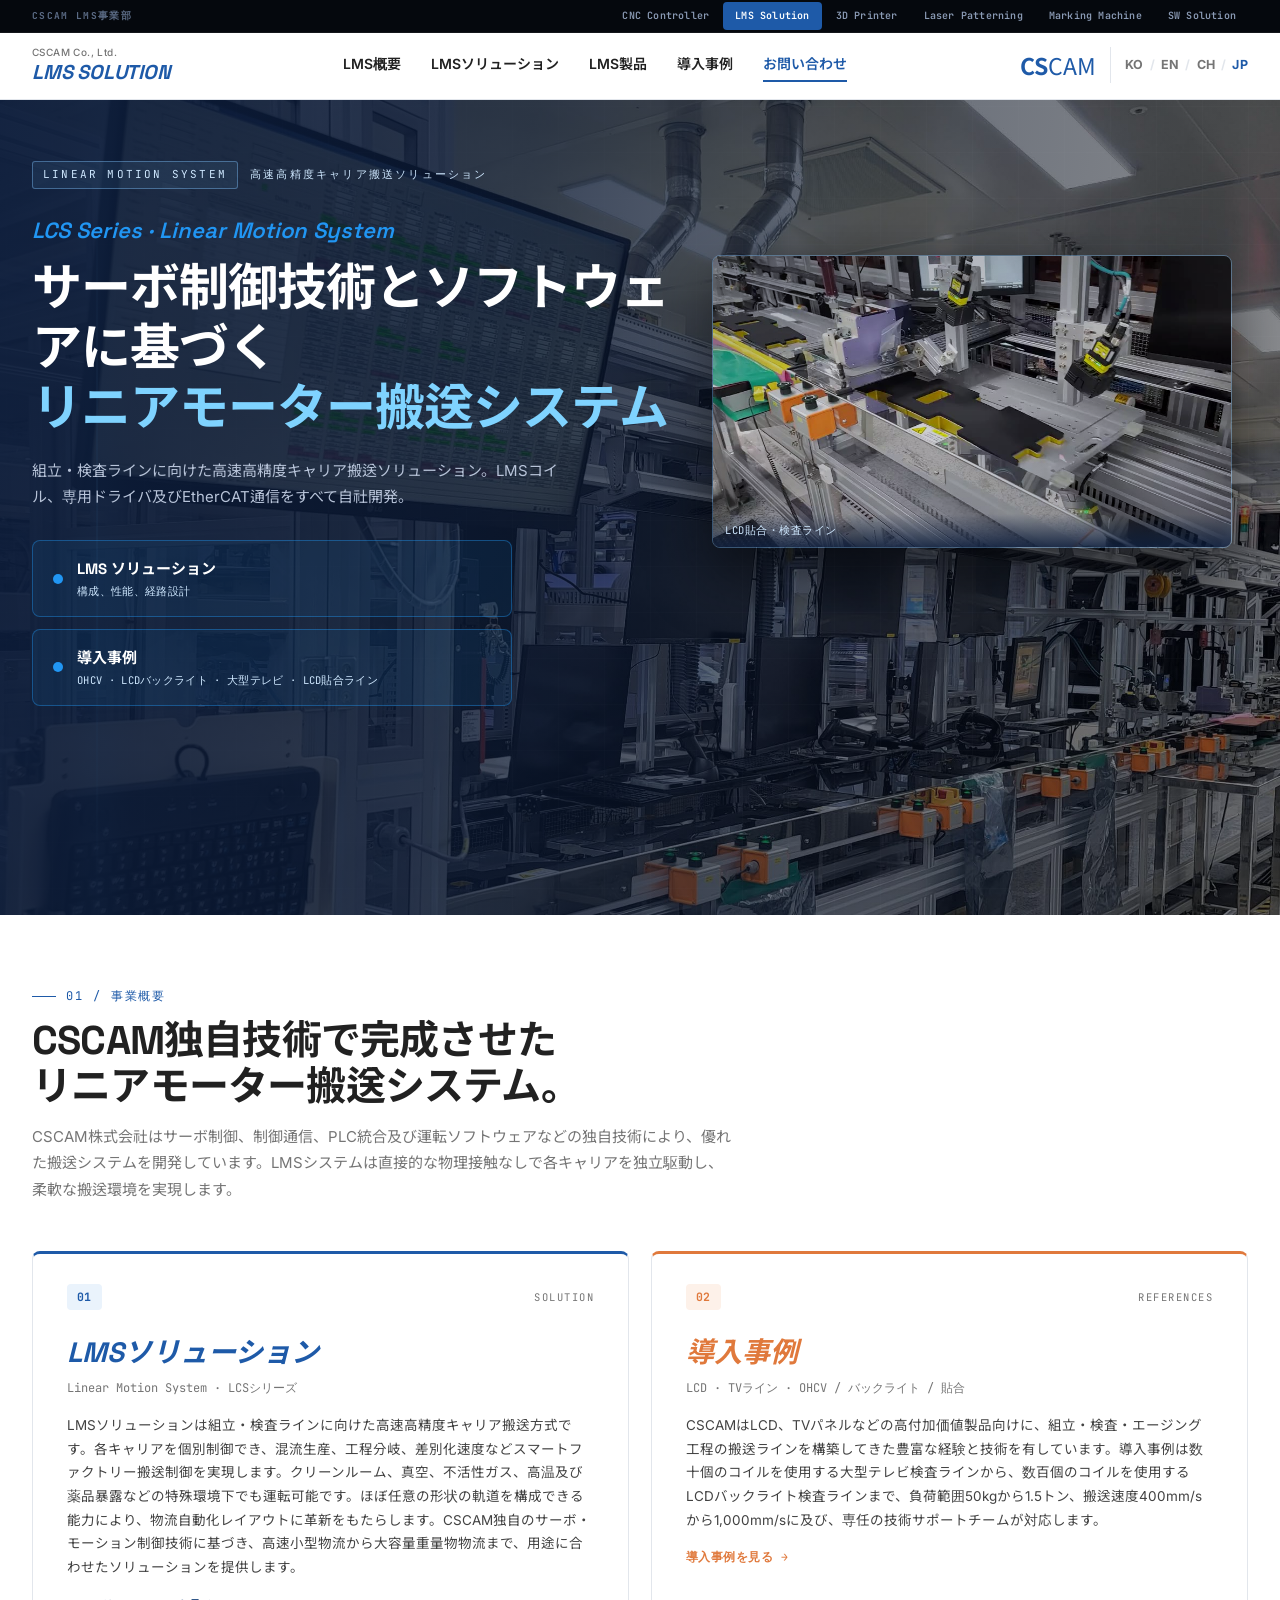
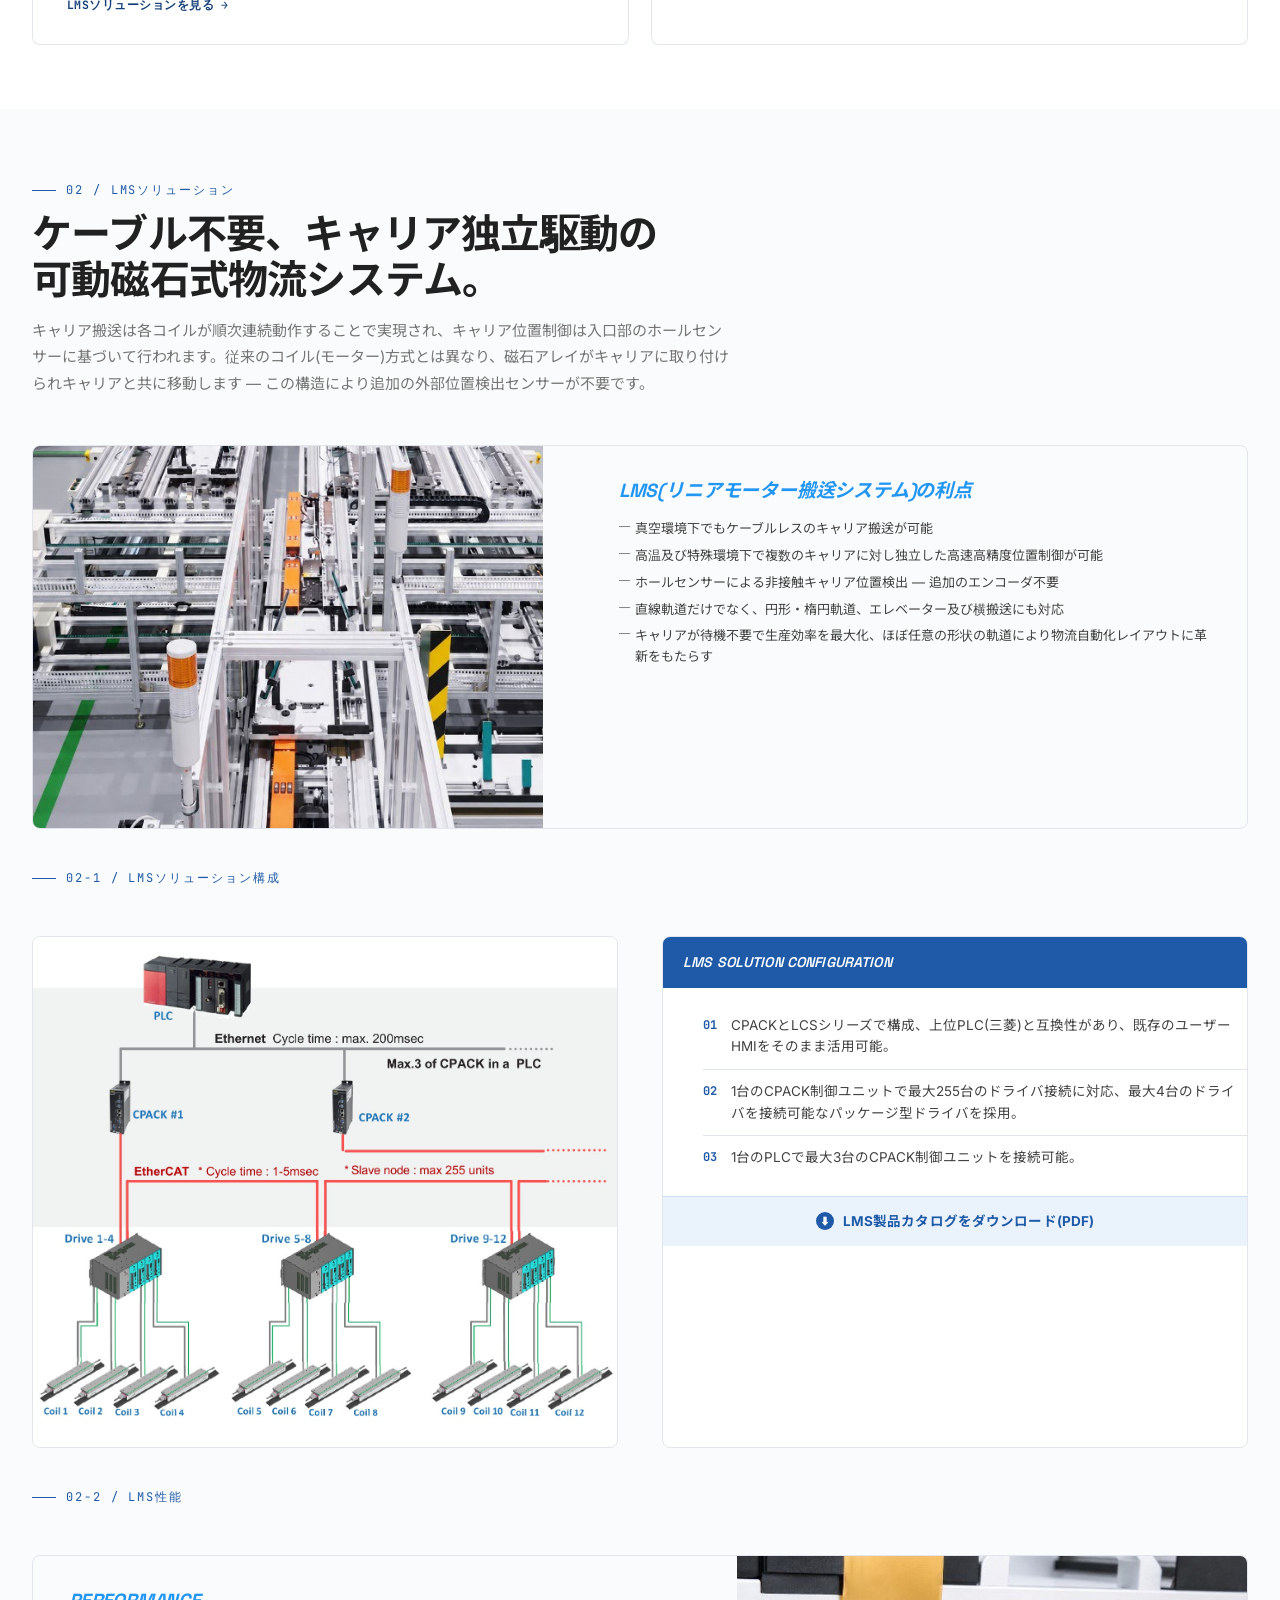
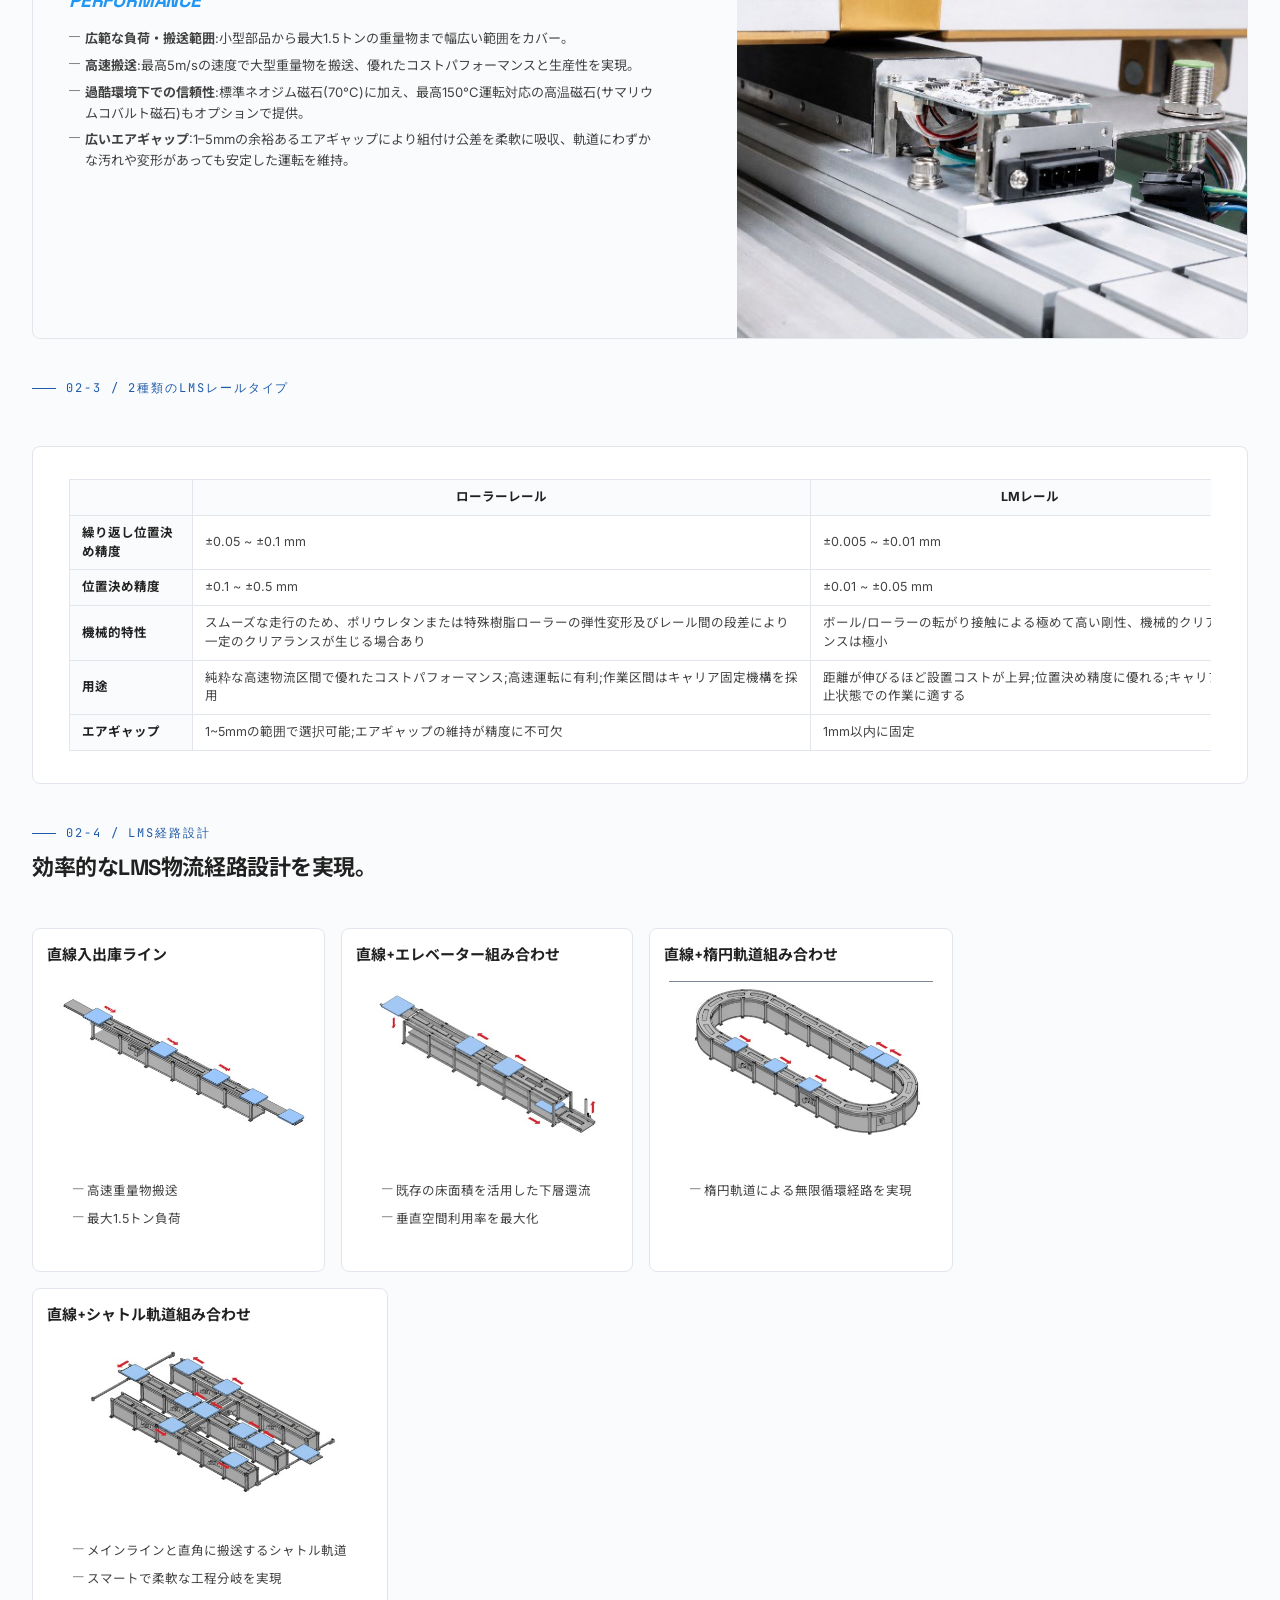
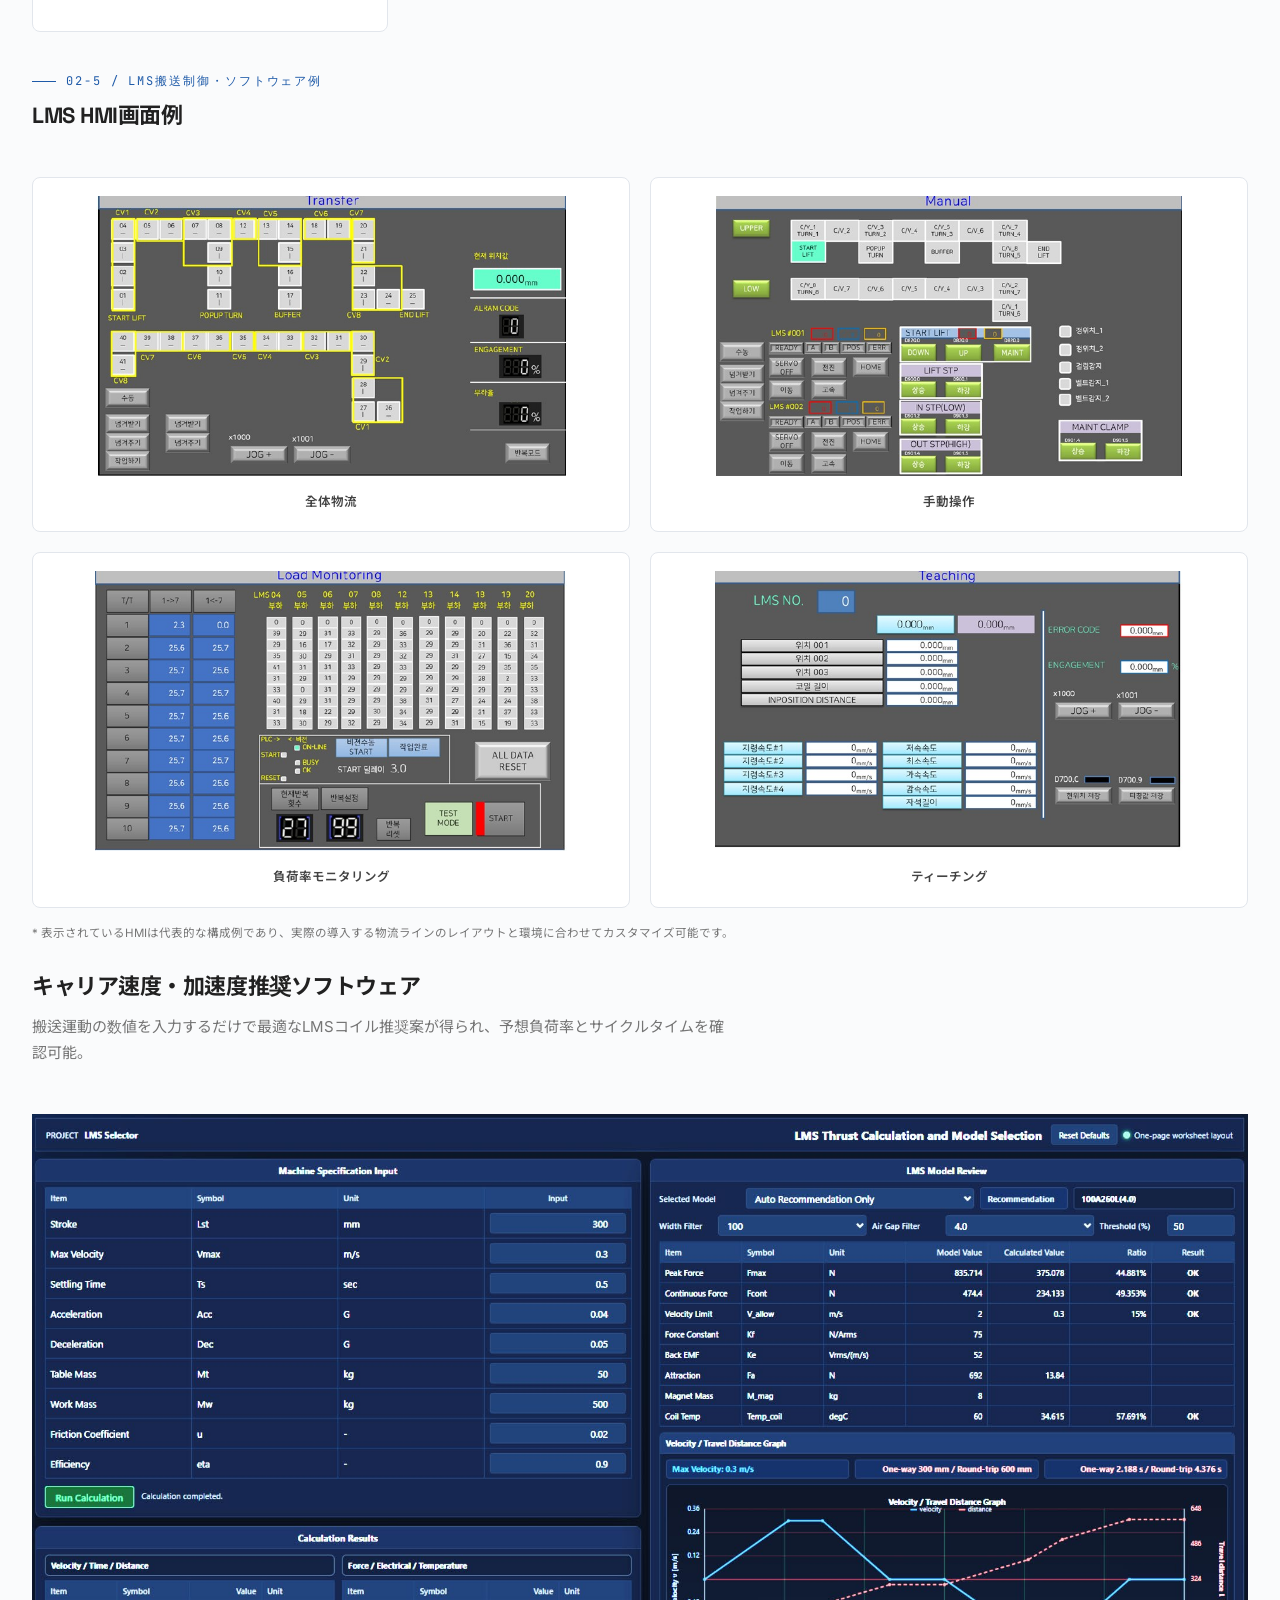
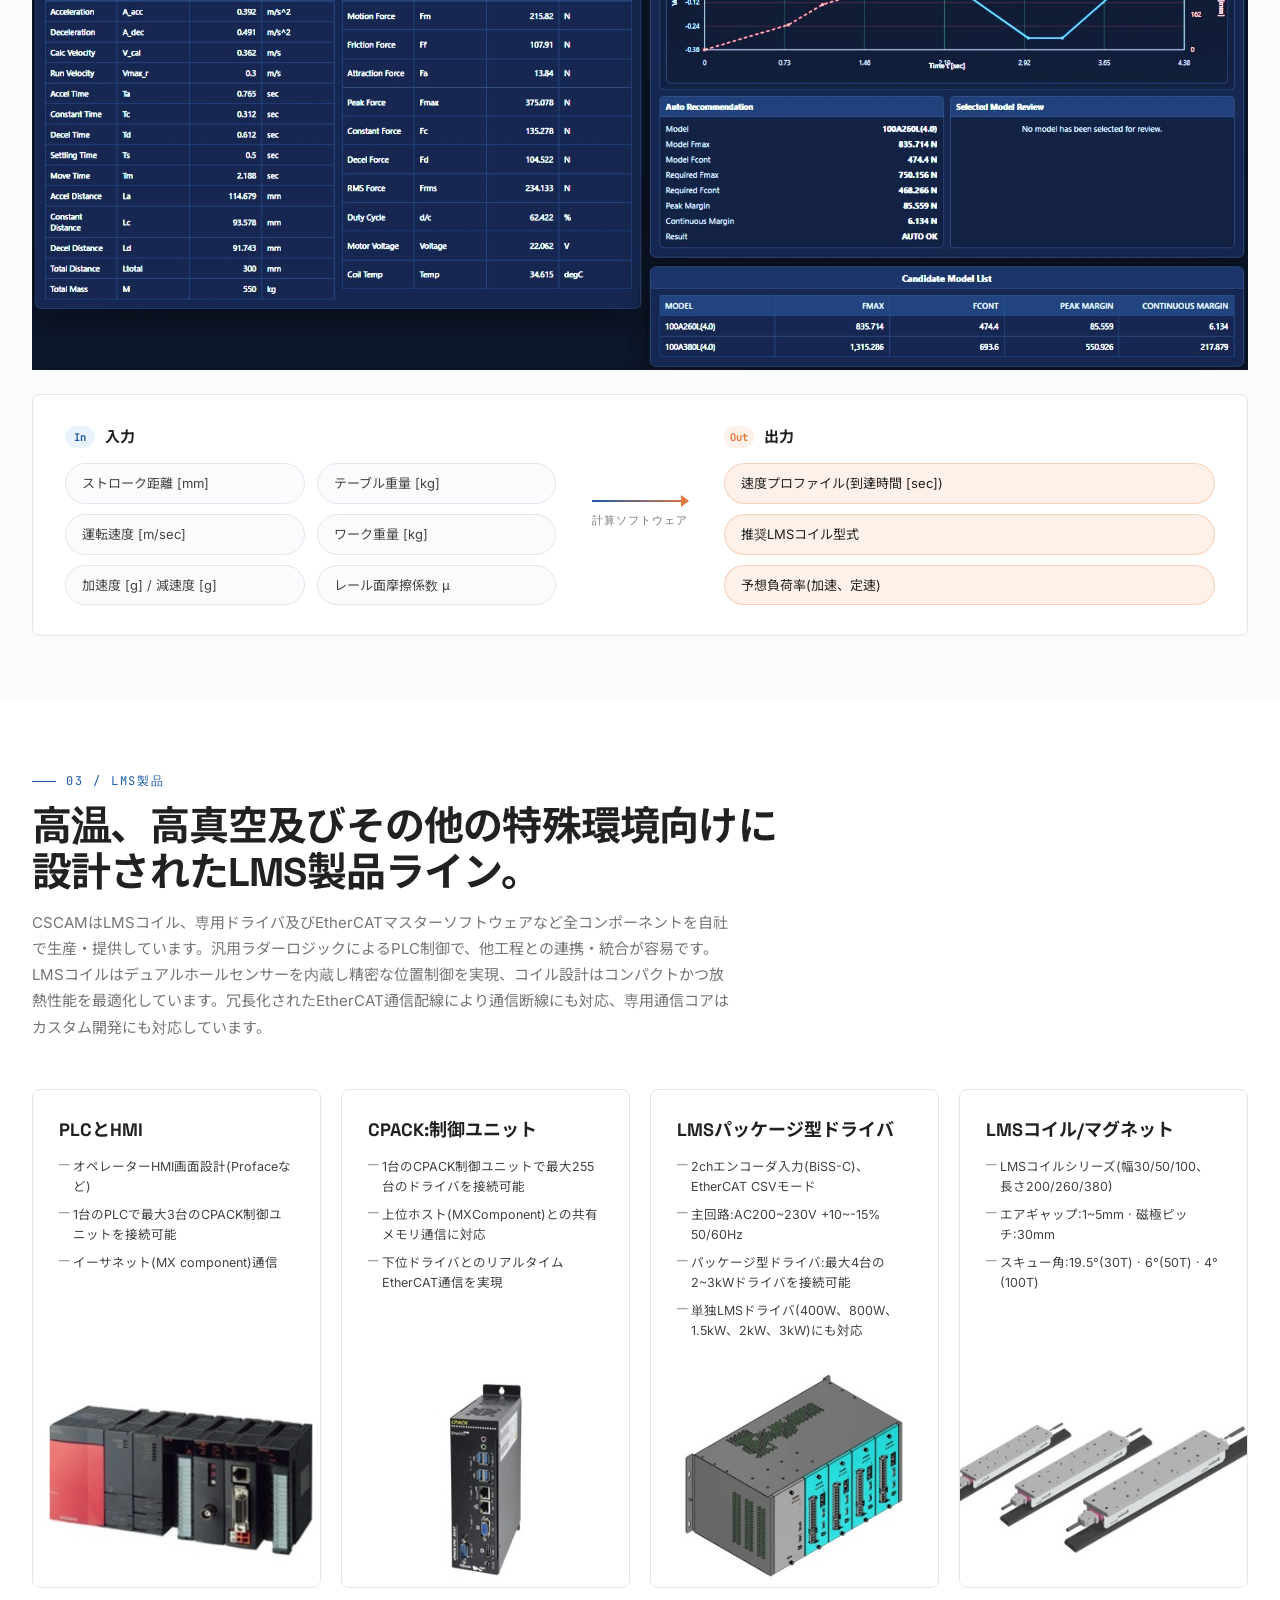
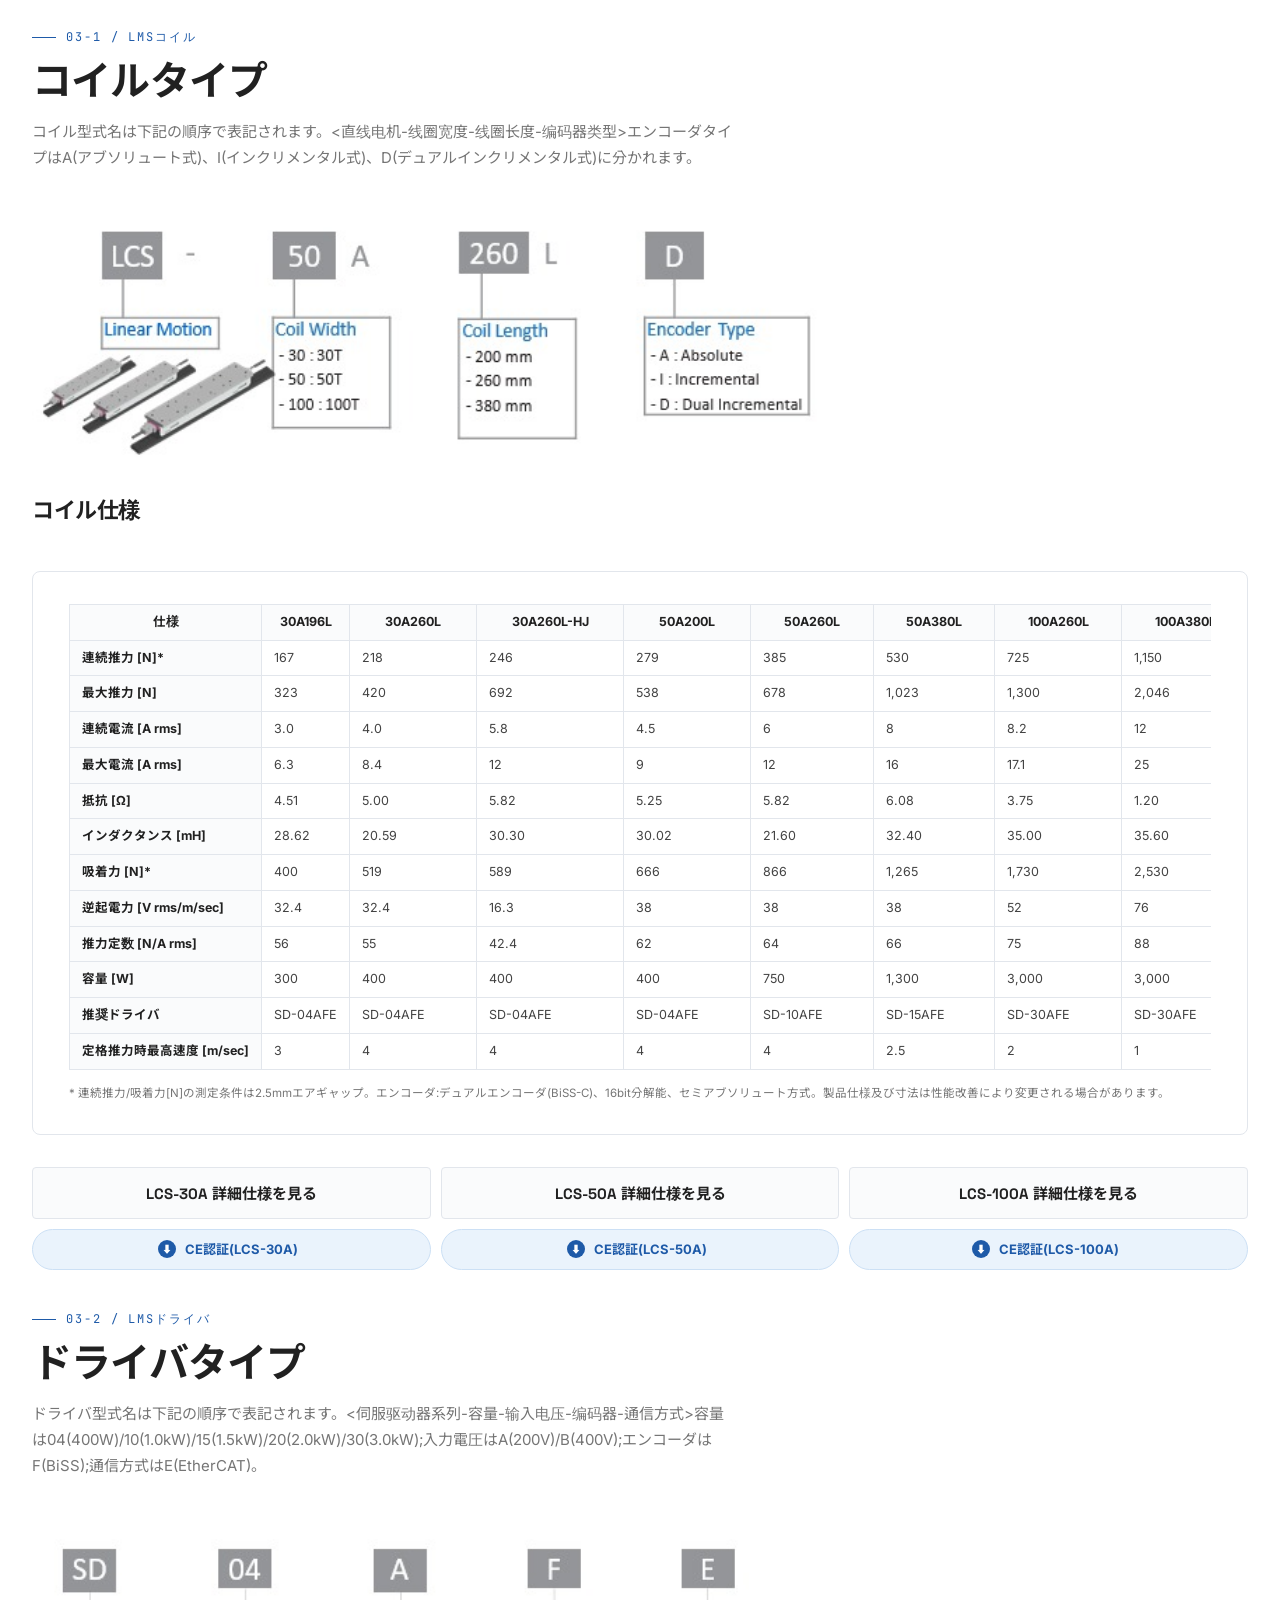
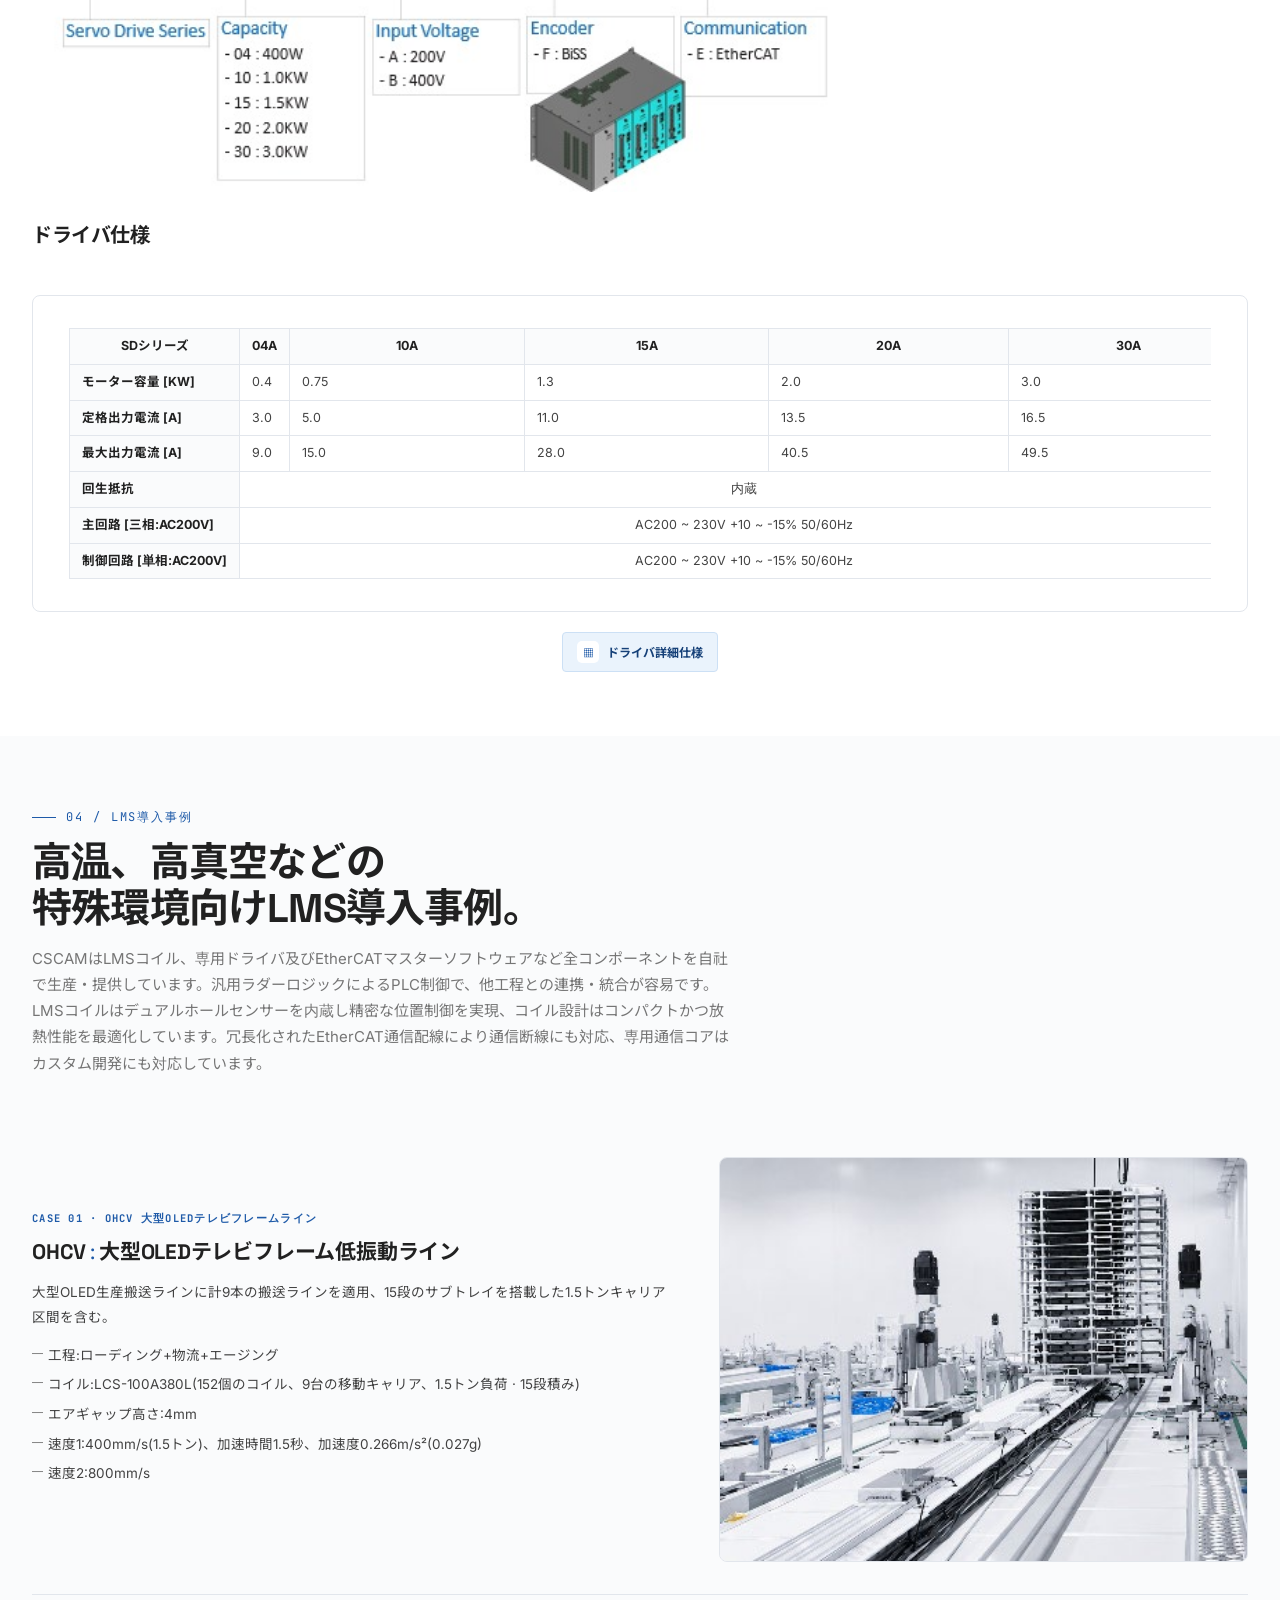
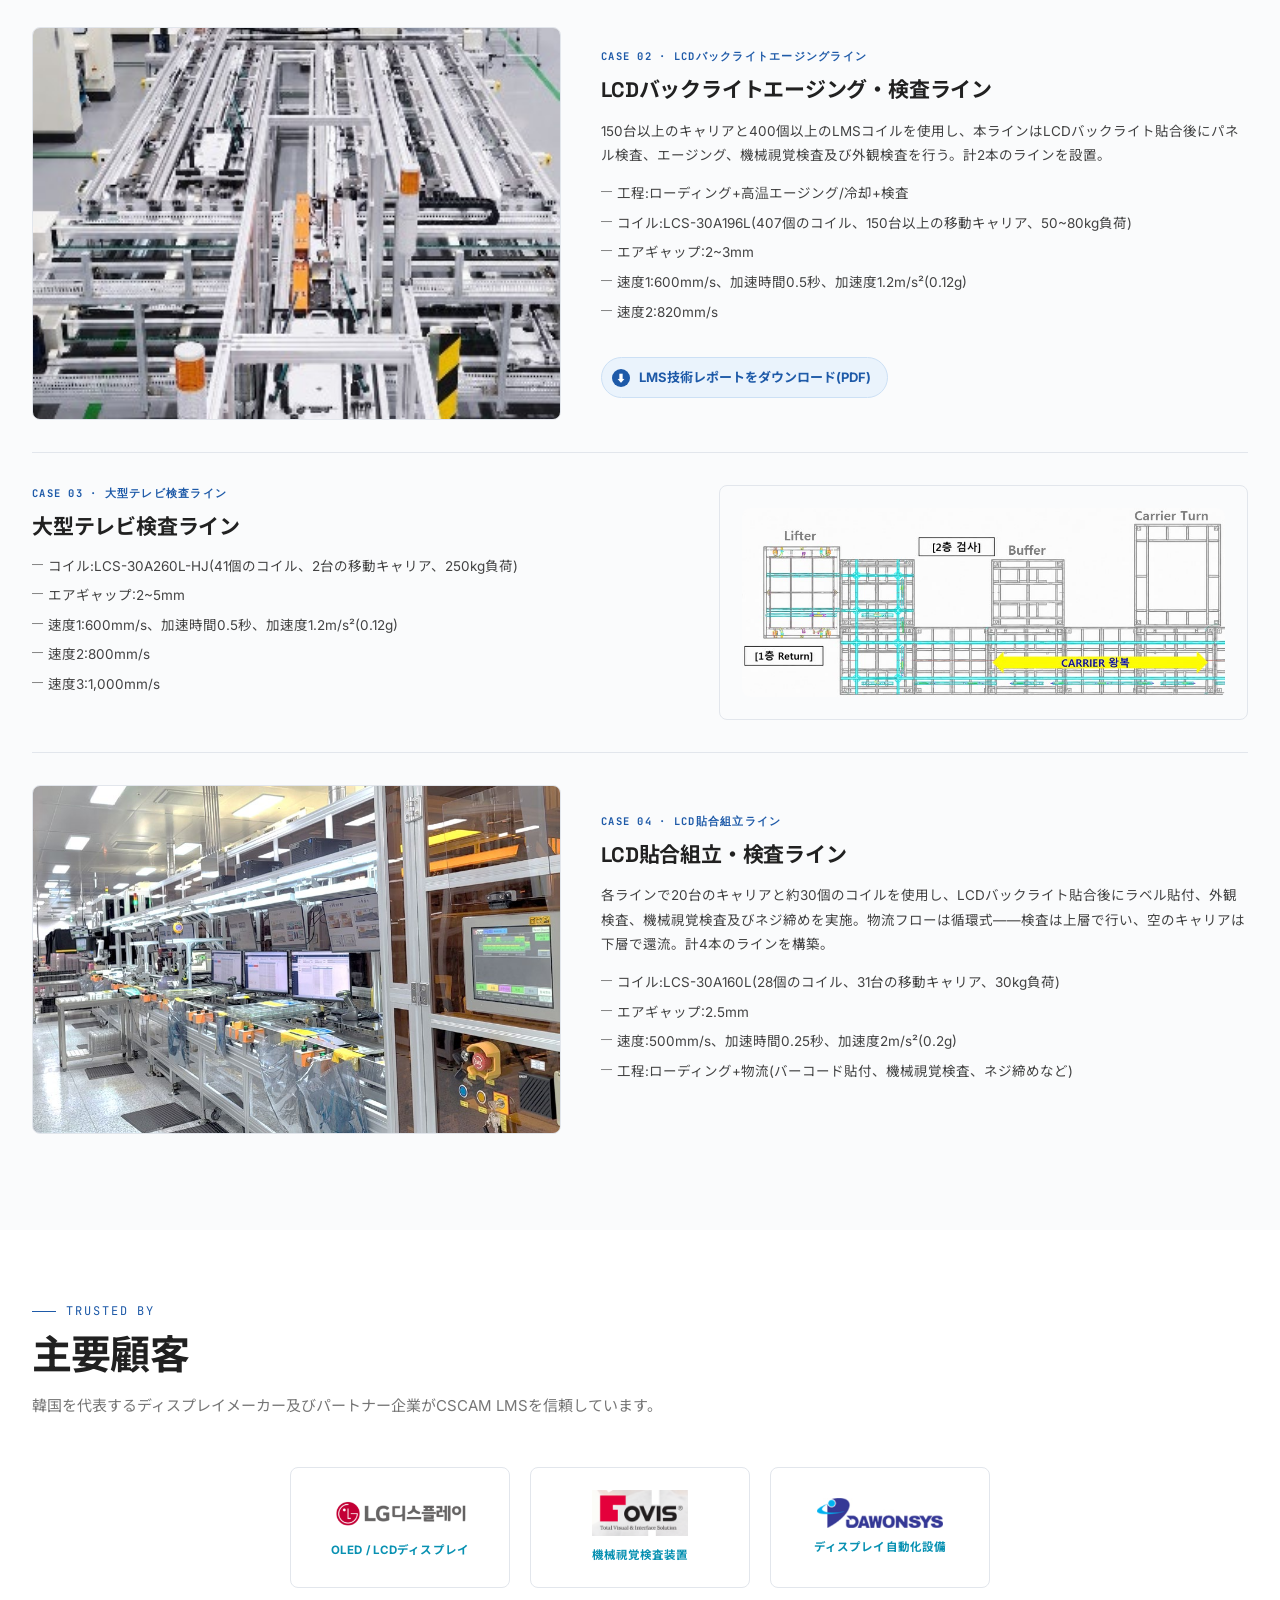
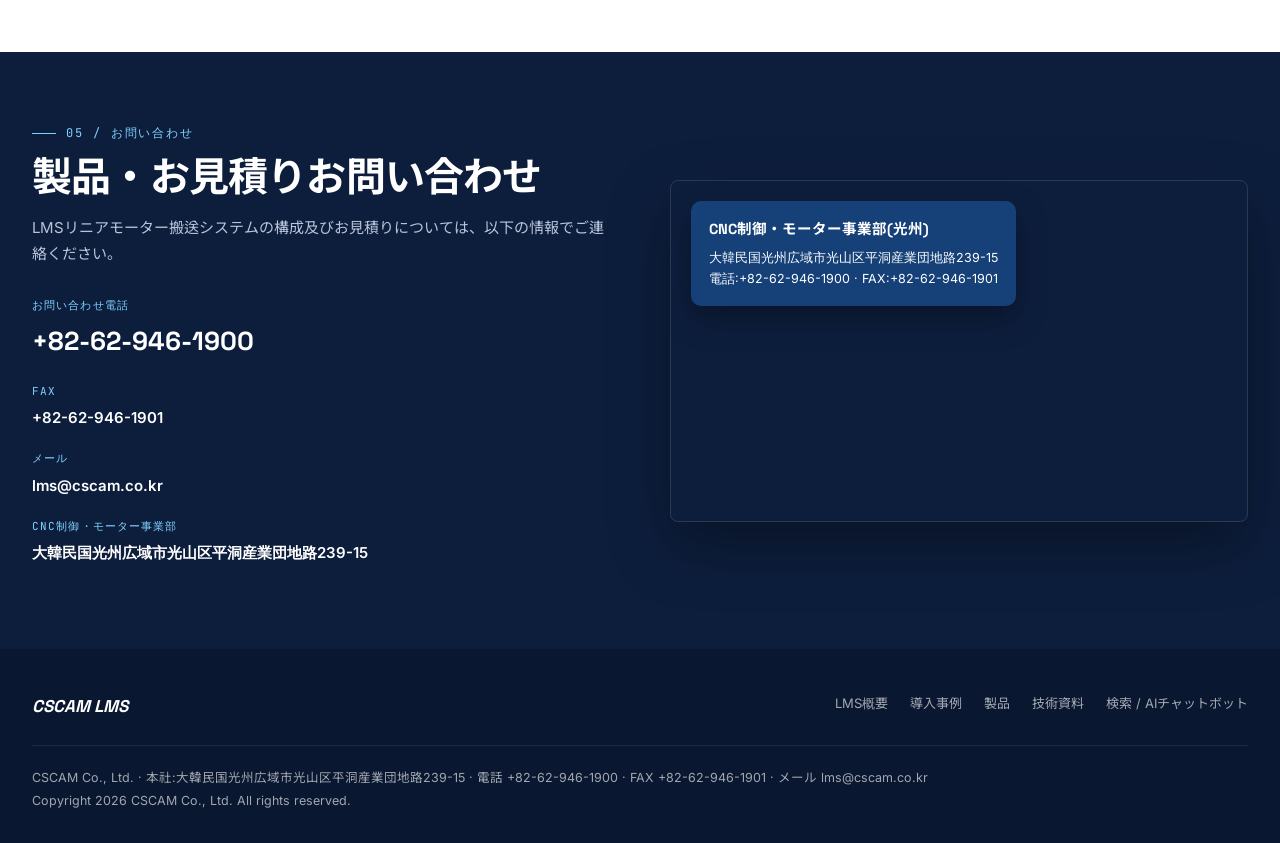
<file: jp/index.html>
<!DOCTYPE html>
<html lang="ja">
<head>
<meta charset="UTF-8">
<meta name="viewport" content="width=device-width, initial-scale=1.0">
<title>CSCAM LMS | リニアモーター搬送システム</title>
<meta name="description" content="CSCAM株式会社 LMS — 組立・検査ラインに向けた高速高精度キャリア搬送ソリューション(リニアモーター搬送システム)。LMSコイル、専用ドライバ及びEtherCAT通信技術をすべて自社開発。">
<link rel="stylesheet" href="../assets/css/style.css">
</head>
<body>

<div class="family-bar">
  <div class="family-bar-inner">
    <span class="family-bar-label">CSCAM LMS事業部</span>
    <nav class="family-bar-nav">
      <a href="https://cscam.co.kr/cnc/jp/index.html">CNC Controller</a>
      <a class="active" href="index.html">LMS Solution</a>
      <a href="https://cscam.co.kr/3dp/?lang=jp">3D Printer</a>
      <a href="https://cscam.co.kr/laser/?lang=jp">Laser Patterning</a>
      <a href="https://cscam.co.kr/marking/?lang=jp">Marking Machine</a>
      <a href="https://cscam.co.kr/sw/?lang=jp">SW Solution</a>
    </nav>
  </div>
</div>

<header class="site-header" style="top:32px;">
  <div class="container">
    <a href="index.html" class="logo"><small>CSCAM Co., Ltd.</small><div class="logo-title">LMS SOLUTION</div></a>
    <nav class="gnb">
      <a href="#lms-intro" data-nav-target="lms-intro">LMS概要</a>
      <a href="#lms-solution" data-nav-target="lms-solution">LMSソリューション</a>
      <a href="#lms-product" data-nav-target="lms-product">LMS製品</a>
      <a href="#cases" data-nav-target="cases">導入事例</a>
      <a href="#contact" data-nav-target="contact">お問い合わせ</a>
    </nav>
    <div class="header-right">
      <div class="header-utility">
        <a class="brand-wordmark-link" href="https://cscam.co.kr/jp/index.html" aria-label="CSCAM Corporate Home"><div class="brand-wordmark"><b>CS</b><span>CAM</span></div></a>
        <div class="brand-divider"></div>
        <div class="lang-switch"><a href="../index.html">KO</a><span class="lang-sep">/</span><a href="../en/index.html">EN</a><span class="lang-sep">/</span><a href="../zh/index.html">CH</a><span class="lang-sep">/</span><a class="active" href="../jp/index.html">JP</a></div>
      </div>
      <button class="nav-toggle" aria-label="Open menu"><span></span><span></span><span></span></button>
    </div>
  </div>
</header>
<div class="header-spacer" style="height:calc(var(--header-h) + 32px);"></div>

<!-- HERO -->
<section class="hero">
  <div class="hero-bg"></div>
  <div class="hero-grid-overlay"><div class="hero-scanline"></div></div>
  <div class="hero-scrim"></div>
  <div class="container">
    <div class="hero-row">
    <div class="hero-inner">
      <div class="hero-badge"><span>LINEAR MOTION SYSTEM</span> 高速高精度キャリア搬送ソリューション</div>
      <div class="hero-kicker">LCS Series · Linear Motion System</div>
      <h1>サーボ制御技術とソフトウェアに基づく<br><em>リニアモーター搬送システム</em></h1>
      <p class="lede">組立・検査ラインに向けた高速高精度キャリア搬送ソリューション。LMSコイル、専用ドライバ及びEtherCAT通信をすべて自社開発。</p>
      <div class="hero-links">
        <a href="#lms-solution" class="hero-link">
          <span class="dot"></span>
          <div>
            <b>LMS ソリューション</b>
            <small>構成、性能、経路設計</small>
          </div>
        </a>
        <a href="#cases" class="hero-link">
          <span class="dot"></span>
          <div>
            <b>導入事例</b>
            <small>OHCV · LCDバックライト · 大型テレビ · LCD貼合ライン</small>
          </div>
        </a>
      </div>
    </div>
    <div class="hero-video">
      <video autoplay loop muted playsinline poster="../assets/img/hero-video-poster.jpg">
        <source src="../assets/video/hero-lms-bonding.mp4" type="video/mp4">
      </video>
      <div class="hero-video-cap">LCD貼合・検査ライン</div>
    </div>
    </div>
  </div>
</section>

<!-- 01. LMS Overview -->
<section class="section" id="lms-intro" data-section="lms-intro">
  <div class="container">
    <div class="section-head">
      <div class="eyebrow">01 / 事業概要</div>
      <h2 class="section-title">CSCAM独自技術で完成させた<br>リニアモーター搬送システム。</h2>
      <p class="section-desc">CSCAM株式会社はサーボ制御、制御通信、PLC統合及び運転ソフトウェアなどの独自技術により、優れた搬送システムを開発しています。LMSシステムは直接的な物理接触なしで各キャリアを独立駆動し、柔軟な搬送環境を実現します。</p>
    </div>
    <div class="teaser-grid">
      <a class="teaser-card" href="#lms-solution">
        <div class="teaser-card-top"><span class="teaser-num">01</span><span class="teaser-cat">SOLUTION</span></div>
        <h3 class="teaser-title">LMSソリューション</h3>
        <div class="teaser-subtitle">Linear Motion System · LCSシリーズ</div>
        <p>LMSソリューションは組立・検査ラインに向けた高速高精度キャリア搬送方式です。各キャリアを個別制御でき、混流生産、工程分岐、差別化速度などスマートファクトリー搬送制御を実現します。クリーンルーム、真空、不活性ガス、高温及び薬品暴露などの特殊環境下でも運転可能です。ほぼ任意の形状の軌道を構成できる能力により、物流自動化レイアウトに革新をもたらします。CSCAM独自のサーボ・モーション制御技術に基づき、高速小型物流から大容量重量物物流まで、用途に合わせたソリューションを提供します。</p>
        <div class="more">LMSソリューションを見る →</div>
      </a>
      <a class="teaser-card" href="#cases">
        <div class="teaser-card-top"><span class="teaser-num">02</span><span class="teaser-cat">REFERENCES</span></div>
        <h3 class="teaser-title">導入事例</h3>
        <div class="teaser-subtitle">LCD · TVライン · OHCV / バックライト / 貼合</div>
        <p>CSCAMはLCD、TVパネルなどの高付加価値製品向けに、組立・検査・エージング工程の搬送ラインを構築してきた豊富な経験と技術を有しています。導入事例は数十個のコイルを使用する大型テレビ検査ラインから、数百個のコイルを使用するLCDバックライト検査ラインまで、負荷範囲50kgから1.5トン、搬送速度400mm/sから1,000mm/sに及び、専任の技術サポートチームが対応します。</p>
        <div class="more">導入事例を見る →</div>
      </a>
    </div>
  </div>
</section>

<!-- 02. LMS Solution -->
<section class="section alt" id="lms-solution" data-section="lms-solution">
  <div class="container">
    <div class="section-head">
      <div class="eyebrow">02 / LMSソリューション</div>
      <h2 class="section-title">ケーブル不要、キャリア独立駆動の<br>可動磁石式物流システム。</h2>
      <p class="section-desc">キャリア搬送は各コイルが順次連続動作することで実現され、キャリア位置制御は入口部のホールセンサーに基づいて行われます。従来のコイル(モーター)方式とは異なり、磁石アレイがキャリアに取り付けられキャリアと共に移動します — この構造により追加の外部位置検出センサーが不要です。</p>
    </div>
    <div class="app-card">
      <div class="app-card-img"><img src="../assets/img/tech-advantage-photo.jpg" alt="On-site photo of an LMS carrier transport line"></div>
      <div class="app-card-text">
        <div class="tagline">LMS(リニアモーター搬送システム)の利点</div>
        <ul class="dash">
          <li>真空環境下でもケーブルレスのキャリア搬送が可能</li>
          <li>高温及び特殊環境下で複数のキャリアに対し独立した高速高精度位置制御が可能</li>
          <li>ホールセンサーによる非接触キャリア位置検出 — 追加のエンコーダ不要</li>
          <li>直線軌道だけでなく、円形・楕円軌道、エレベーター及び横搬送にも対応</li>
          <li>キャリアが待機不要で生産効率を最大化、ほぼ任意の形状の軌道により物流自動化レイアウトに革新をもたらす</li>
        </ul>
      </div>
    </div>

    <div class="section-head" style="margin-top:32px;">
      <div class="eyebrow">02-1 / LMSソリューション構成</div>
    </div>
    <div class="split">
      <div class="split-media flush">
        <div class="panel-body"><img src="../assets/img/solutions-architecture.jpg" alt="LMS solution configuration - PLC, CPACK, EtherCAT, Drive, Coil architecture diagram"></div>
      </div>
      <div class="split-text">
        <div class="feature-box">
          <div class="panel-head">LMS SOLUTION CONFIGURATION</div>
          <ol class="feature-list">
            <li><span class="num">01</span><span>CPACKとLCSシリーズで構成、上位PLC(三菱)と互換性があり、既存のユーザーHMIをそのまま活用可能。</span></li>
            <li><span class="num">02</span><span>1台のCPACK制御ユニットで最大255台のドライバ接続に対応、最大4台のドライバを接続可能なパッケージ型ドライバを採用。</span></li>
            <li><span class="num">03</span><span>1台のPLCで最大3台のCPACK制御ユニットを接続可能。</span></li>
          </ol>
          <a class="feature-box-link" href="../assets/docs/LMS-catalog-2026.pdf" download="CSCAM_LMS_Catalog_2026.pdf"><span class="ico">⬇</span>LMS製品カタログをダウンロード(PDF)</a>
        </div>
      </div>
    </div>

    <div class="section-head" style="margin-top:32px;">
      <div class="eyebrow">02-2 / LMS性能</div>
    </div>
    <div class="app-card reverse">
      <div class="app-card-img"><img src="../assets/img/performance-photo.jpg" alt="Close-up photo of the LMS coil and carrier drive assembly"></div>
      <div class="app-card-text">
        <div class="tagline">PERFORMANCE</div>
        <ul class="dash">
          <li><b>広範な負荷・搬送範囲</b>:小型部品から最大1.5トンの重量物まで幅広い範囲をカバー。</li>
          <li><b>高速搬送</b>:最高5m/sの速度で大型重量物を搬送、優れたコストパフォーマンスと生産性を実現。</li>
          <li><b>過酷環境下での信頼性</b>:標準ネオジム磁石(70°C)に加え、最高150°C運転対応の高温磁石(サマリウムコバルト磁石)もオプションで提供。</li>
          <li><b>広いエアギャップ</b>:1–5mmの余裕あるエアギャップにより組付け公差を柔軟に吸収、軌道にわずかな汚れや変形があっても安定した運転を維持。</li>
        </ul>
      </div>
    </div>

    <div class="section-head" style="margin-top:32px;">
      <div class="eyebrow">02-3 / 2種類のLMSレールタイプ</div>
    </div>
    <div class="spec-table-wrap">
      <div class="spec-table-scroll">
      <table class="spec-table">
      <thead><tr><th></th><th>ローラーレール</th><th>LMレール</th></tr></thead>
      <tbody>
      <tr><th>繰り返し位置決め精度</th><td>±0.05 ~ ±0.1 mm</td><td>±0.005 ~ ±0.01 mm</td></tr>
      <tr><th>位置決め精度</th><td>±0.1 ~ ±0.5 mm</td><td>±0.01 ~ ±0.05 mm</td></tr>
      <tr><th>機械的特性</th><td>スムーズな走行のため、ポリウレタンまたは特殊樹脂ローラーの弾性変形及びレール間の段差により一定のクリアランスが生じる場合あり</td><td>ボール/ローラーの転がり接触による極めて高い剛性、機械的クリアランスは極小</td></tr>
      <tr><th>用途</th><td>純粋な高速物流区間で優れたコストパフォーマンス;高速運転に有利;作業区間はキャリア固定機構を採用</td><td>距離が伸びるほど設置コストが上昇;位置決め精度に優れる;キャリア静止状態での作業に適する</td></tr>
      <tr><th>エアギャップ</th><td>1~5mmの範囲で選択可能;エアギャップの維持が精度に不可欠</td><td>1mm以内に固定</td></tr>
      </tbody>
      </table>
      </div>
    </div>

    <div class="section-head" style="margin-top:32px;">
      <div class="eyebrow">02-4 / LMS経路設計</div>
      <h3 class="section-title" style="font-size:22px;">効率的なLMS物流経路設計を実現。</h3>
    </div>
    <div class="prod-grid prod-grid-path">
      <div class="prod-card">
        <div class="panel-head-plain">直線入出庫ライン</div>
        <div class="prod-media"><img src="../assets/img/path-straight.jpg" alt="Straight in/out line layout"></div>
        <div class="prod-text">
          <ul class="dash"><li>高速重量物搬送</li><li>最大1.5トン負荷</li></ul>
        </div>
      </div>
      <div class="prod-card">
        <div class="panel-head-plain">直線+エレベーター組み合わせ</div>
        <div class="prod-media"><img src="../assets/img/path-elevator.jpg" alt="Vertical circulation line layout combining straight track and elevator"></div>
        <div class="prod-text">
          <ul class="dash"><li>既存の床面積を活用した下層還流</li><li>垂直空間利用率を最大化</li></ul>
        </div>
      </div>
      <div class="prod-card">
        <div class="panel-head-plain">直線+楕円軌道組み合わせ</div>
        <div class="prod-media"><img src="../assets/img/path-oval.jpg" alt="Horizontal circulation line layout combining straight track and oval track"></div>
        <div class="prod-text">
          <ul class="dash"><li>楕円軌道による無限循環経路を実現</li></ul>
        </div>
      </div>
      <div class="prod-card">
        <div class="panel-head-plain">直線+シャトル軌道組み合わせ</div>
        <div class="prod-media"><img src="../assets/img/path-ferry.jpg" alt="Parallel line layout combining straight track and ferry track"></div>
        <div class="prod-text">
          <ul class="dash"><li>メインラインと直角に搬送するシャトル軌道</li><li>スマートで柔軟な工程分岐を実現</li></ul>
        </div>
      </div>
    </div>

    <div class="section-head" style="margin-top:32px;">
      <div class="eyebrow">02-5 / LMS搬送制御・ソフトウェア例</div>
      <h3 class="section-title" style="font-size:22px;">LMS HMI画面例</h3>
    </div>
    <div class="equip-grid cols-2">
      <div class="equip-item"><div class="thumb"><img src="../assets/img/hmi-transfer.jpg" alt="Overall logistics HMI screen"></div><span>全体物流</span></div>
      <div class="equip-item"><div class="thumb"><img src="../assets/img/hmi-manual.jpg" alt="Manual operation HMI screen"></div><span>手動操作</span></div>
      <div class="equip-item"><div class="thumb"><img src="../assets/img/hmi-load-monitoring.jpg" alt="Load ratio monitoring HMI screen"></div><span>負荷率モニタリング</span></div>
      <div class="equip-item"><div class="thumb"><img src="../assets/img/hmi-teaching.jpg" alt="Teaching HMI screen"></div><span>ティーチング</span></div>
    </div>
    <p style="font-size:11.5px;color:var(--muted);margin-top:16px;">* 表示されているHMIは代表的な構成例であり、実際の導入する物流ラインのレイアウトと環境に合わせてカスタマイズ可能です。</p>

    <div class="section-head" style="margin-top:32px;">
      <h3 class="section-title" style="font-size:22px;">キャリア速度・加速度推奨ソフトウェア</h3>
      <p class="section-desc">搬送運動の数値を入力するだけで最適なLMSコイル推奨案が得られ、予想負荷率とサイクルタイムを確認可能。</p>
    </div>
    <div class="frame"><img src="../assets/img/calc-screenshot.jpg" alt="LMS Thrust Calculation and Model Selection tool screen"></div>
    <div class="io-flow" style="margin-top:24px;">
      <div class="io-col">
        <div class="io-col-head"><span class="io-icon">In</span>入力</div>
        <div class="io-chip-grid">
          <div class="io-chip">ストローク距離 [mm]</div>
          <div class="io-chip">テーブル重量 [kg]</div>
          <div class="io-chip">運転速度 [m/sec]</div>
          <div class="io-chip">ワーク重量 [kg]</div>
          <div class="io-chip">加速度 [g] / 減速度 [g]</div>
          <div class="io-chip">レール面摩擦係数 μ</div>
        </div>
      </div>
      <div class="io-arrow">
        <div class="io-arrow-line"></div>
        <div class="io-arrow-label">計算ソフトウェア</div>
      </div>
      <div class="io-col">
        <div class="io-col-head io-col-head-result"><span class="io-icon">Out</span>出力</div>
        <div class="io-chip io-chip-result">速度プロファイル(到達時間 [sec])</div>
        <div class="io-chip io-chip-result">推奨LMSコイル型式</div>
        <div class="io-chip io-chip-result">予想負荷率(加速、定速)</div>
      </div>
    </div>
  </div>
</section>

<!-- 03. LMS Products -->
<section class="section" id="lms-product" data-section="lms-product">
  <div class="container">
    <div class="section-head">
      <div class="eyebrow">03 / LMS製品</div>
      <h2 class="section-title">高温、高真空及びその他の特殊環境向けに<br>設計されたLMS製品ライン。</h2>
      <p class="section-desc">CSCAMはLMSコイル、専用ドライバ及びEtherCATマスターソフトウェアなど全コンポーネントを自社で生産・提供しています。汎用ラダーロジックによるPLC制御で、他工程との連携・統合が容易です。LMSコイルはデュアルホールセンサーを内蔵し精密な位置制御を実現、コイル設計はコンパクトかつ放熱性能を最適化しています。冗長化されたEtherCAT通信配線により通信断線にも対応、専用通信コアはカスタム開発にも対応しています。</p>
    </div>
    <div class="prod-grid prod-grid-4">
      <div class="prod-card">
        <div class="prod-text">
          <h3>PLCとHMI</h3>
          <ul class="dash">
            <li>オペレーターHMI画面設計(Profaceなど)</li>
            <li>1台のPLCで最大3台のCPACK制御ユニットを接続可能</li>
            <li>イーサネット(MX component)通信</li>
          </ul>
        </div>
        <div class="prod-media"><img src="../assets/img/prod-plc-hmi.jpg" alt="PLC & HMI product photo"></div>
      </div>
      <div class="prod-card">
        <div class="prod-text">
          <h3>CPACK:制御ユニット</h3>
          <ul class="dash">
            <li>1台のCPACK制御ユニットで最大255台のドライバを接続可能</li>
            <li>上位ホスト(MXComponent)との共有メモリ通信に対応</li>
            <li>下位ドライバとのリアルタイムEtherCAT通信を実現</li>
          </ul>
        </div>
        <div class="prod-media"><img src="../assets/img/prod-cpack.jpg" alt="CPACK Control unit product photo"></div>
      </div>
      <div class="prod-card">
        <div class="prod-text">
          <h3>LMSパッケージ型ドライバ</h3>
          <ul class="dash">
            <li>2chエンコーダ入力(BiSS-C)、EtherCAT CSVモード</li>
            <li>主回路:AC200~230V +10~-15% 50/60Hz</li>
            <li>パッケージ型ドライバ:最大4台の2~3kWドライバを接続可能</li>
            <li>単独LMSドライバ(400W、800W、1.5kW、2kW、3kW)にも対応</li>
          </ul>
        </div>
        <div class="prod-media"><img src="../assets/img/prod-package-drive.jpg" alt="LMS Package Drive product photo"></div>
      </div>
      <div class="prod-card">
        <div class="prod-text">
          <h3>LMSコイル/マグネット</h3>
          <ul class="dash">
            <li>LMSコイルシリーズ(幅30/50/100、長さ200/260/380)</li>
            <li>エアギャップ:1~5mm · 磁極ピッチ:30mm</li>
            <li>スキュー角:19.5°(30T) · 6°(50T) · 4°(100T)</li>
          </ul>
        </div>
        <div class="prod-media"><img src="../assets/img/prod-coil-magnet.jpg" alt="LMS Coil / Magnet product photo"></div>
      </div>
    </div>

<!-- 03-1. LMS Coil -->
    <div class="section-head" style="margin-top:32px;">
      <div class="eyebrow">03-1 / LMSコイル</div>
      <h2 class="section-title">コイルタイプ</h2>
      <p class="section-desc">コイル型式名は下記の順序で表記されます。<直线电机-线圈宽度-线圈长度-编码器类型>エンコーダタイプはA(アブソリュート式)、I(インクリメンタル式)、D(デュアルインクリメンタル式)に分かれます。</p>
    </div>
    <div class="frame classification-frame coil"><img src="../assets/img/coil-classification.jpg" alt="LMS Coil Classification - LCS-50A-260L-D code structure"></div>

    <div class="section-head" style="margin-top:32px;">
      <h3 class="section-title" style="font-size:22px;">コイル仕様</h3>
    </div>
    <div class="spec-table-wrap">
      <div class="spec-table-scroll">
      <table class="spec-table narrow-th">
      <thead><tr><th>仕様</th><th>30A196L</th><th>30A260L</th><th>30A260L-HJ</th><th>50A200L</th><th>50A260L</th><th>50A380L</th><th>100A260L</th><th>100A380L</th></tr></thead>
      <tbody>
      <tr><th>連続推力 [N]*</th><td>167</td><td>218</td><td>246</td><td>279</td><td>385</td><td>530</td><td>725</td><td>1,150</td></tr>
      <tr><th>最大推力 [N]</th><td>323</td><td>420</td><td>692</td><td>538</td><td>678</td><td>1,023</td><td>1,300</td><td>2,046</td></tr>
      <tr><th>連続電流 [A rms]</th><td>3.0</td><td>4.0</td><td>5.8</td><td>4.5</td><td>6</td><td>8</td><td>8.2</td><td>12</td></tr>
      <tr><th>最大電流 [A rms]</th><td>6.3</td><td>8.4</td><td>12</td><td>9</td><td>12</td><td>16</td><td>17.1</td><td>25</td></tr>
      <tr><th>抵抗 [Ω]</th><td>4.51</td><td>5.00</td><td>5.82</td><td>5.25</td><td>5.82</td><td>6.08</td><td>3.75</td><td>1.20</td></tr>
      <tr><th>インダクタンス [mH]</th><td>28.62</td><td>20.59</td><td>30.30</td><td>30.02</td><td>21.60</td><td>32.40</td><td>35.00</td><td>35.60</td></tr>
      <tr><th>吸着力 [N]*</th><td>400</td><td>519</td><td>589</td><td>666</td><td>866</td><td>1,265</td><td>1,730</td><td>2,530</td></tr>
      <tr><th>逆起電力 [V rms/m/sec]</th><td>32.4</td><td>32.4</td><td>16.3</td><td>38</td><td>38</td><td>38</td><td>52</td><td>76</td></tr>
      <tr><th>推力定数 [N/A rms]</th><td>56</td><td>55</td><td>42.4</td><td>62</td><td>64</td><td>66</td><td>75</td><td>88</td></tr>
      <tr><th>容量 [W]</th><td>300</td><td>400</td><td>400</td><td>400</td><td>750</td><td>1,300</td><td>3,000</td><td>3,000</td></tr>
      <tr><th>推奨ドライバ</th><td>SD-04AFE</td><td>SD-04AFE</td><td>SD-04AFE</td><td>SD-04AFE</td><td>SD-10AFE</td><td>SD-15AFE</td><td>SD-30AFE</td><td>SD-30AFE</td></tr>
      <tr><th>定格推力時最高速度 [m/sec]</th><td>3</td><td>4</td><td>4</td><td>4</td><td>4</td><td>2.5</td><td>2</td><td>1</td></tr>
      </tbody>
      </table>
      </div>
      <p style="font-size:11.5px;color:var(--muted);margin-top:14px;">* 連続推力/吸着力[N]の測定条件は2.5mmエアギャップ。エンコーダ:デュアルエンコーダ(BiSS-C)、16bit分解能、セミアブソリュート方式。製品仕様及び寸法は性能改善により変更される場合があります。</p>
    </div>

    <div class="spec-tab-nav" style="margin-top:32px;">
      <button class="spec-tab-btn" data-modal-open="coil-spec-30t" type="button">LCS-30A 詳細仕様を見る</button>
      <button class="spec-tab-btn" data-modal-open="coil-spec-50t" type="button">LCS-50A 詳細仕様を見る</button>
      <button class="spec-tab-btn" data-modal-open="coil-spec-100t" type="button">LCS-100A 詳細仕様を見る</button>
    </div>

    <div class="spec-tab-nav cert-nav">
      <a class="case-doc-link cert-link" href="../assets/docs/ce-lcs-30a260l.pdf" download="CE_Certificate_LCS-30A260L.pdf"><span class="ico">⬇</span>CE認証(LCS-30A)</a>
      <a class="case-doc-link cert-link" href="../assets/docs/ce-lcs-50a260l.pdf" download="CE_Certificate_LCS-50A260L.pdf"><span class="ico">⬇</span>CE認証(LCS-50A)</a>
      <a class="case-doc-link cert-link" href="../assets/docs/ce-lcs-100a380l.pdf" download="CE_Certificate_LCS-100A380L.pdf"><span class="ico">⬇</span>CE認証(LCS-100A)</a>
    </div>

    <div class="spec-modal-overlay" id="coil-spec-30t">
      <div class="spec-modal-box spec-modal-box-img">
        <button class="spec-modal-close" data-modal-close="" type="button">×</button>
        <img src="../assets/img/spec-popup-30t.jpg" alt="LCS-30A196L · LCS-30A260L · LCS-30A260L-HJ detailed specification">
      </div>
    </div>
    <div class="spec-modal-overlay" id="coil-spec-50t">
      <div class="spec-modal-box spec-modal-box-img">
        <button class="spec-modal-close" data-modal-close="" type="button">×</button>
        <img src="../assets/img/spec-popup-50t.jpg" alt="LCS-50A200L · LCS-50A260L · LCS-50A380L detailed specification">
      </div>
    </div>
    <div class="spec-modal-overlay" id="coil-spec-100t">
      <div class="spec-modal-box spec-modal-box-img">
        <button class="spec-modal-close" data-modal-close="" type="button">×</button>
        <img src="../assets/img/spec-popup-100t.jpg" alt="LCS-100A260L · LCS-100A380L detailed specification">
      </div>
    </div>

<!-- 03-2. LMS Drive -->
    <div class="section-head" style="margin-top:32px;">
      <div class="eyebrow">03-2 / LMSドライバ</div>
      <h2 class="section-title">ドライバタイプ</h2>
      <p class="section-desc">ドライバ型式名は下記の順序で表記されます。<伺服驱动器系列-容量-输入电压-编码器-通信方式>容量は04(400W)/10(1.0kW)/15(1.5kW)/20(2.0kW)/30(3.0kW);入力電圧はA(200V)/B(400V);エンコーダはF(BiSS);通信方式はE(EtherCAT)。</p>
    </div>
    <div class="frame classification-frame drive"><img src="../assets/img/drive-classification.jpg" alt="LMS Drive Classification - SD-04-A-F-E code structure"></div>

    <div class="section-head" style="margin-top:32px;">
      <h3 class="section-title" style="font-size:20px;">ドライバ仕様</h3>
    </div>
    <div class="spec-table-wrap">
      <div class="spec-table-scroll">
      <table class="spec-table narrow-th">
      <thead><tr><th>SDシリーズ</th><th>04A</th><th>10A</th><th>15A</th><th>20A</th><th>30A</th></tr></thead>
      <tbody>
      <tr><th>モーター容量 [KW]</th><td>0.4</td><td>0.75</td><td>1.3</td><td>2.0</td><td>3.0</td></tr>
      <tr><th>定格出力電流 [A]</th><td>3.0</td><td>5.0</td><td>11.0</td><td>13.5</td><td>16.5</td></tr>
      <tr><th>最大出力電流 [A]</th><td>9.0</td><td>15.0</td><td>28.0</td><td>40.5</td><td>49.5</td></tr>
      <tr><th>回生抵抗</th><td colspan="5" style="text-align:center;">内蔵</td></tr>
      <tr><th>主回路 [三相:AC200V]</th><td colspan="5" style="text-align:center;">AC200 ~ 230V +10 ~ -15% 50/60Hz</td></tr>
      <tr><th>制御回路 [単相:AC200V]</th><td colspan="5" style="text-align:center;">AC200 ~ 230V +10 ~ -15% 50/60Hz</td></tr>
      </tbody>
      </table>
      </div>
    </div>

    <div class="spec-links-row" style="margin-top:20px;">
      <button class="spec-modal-trigger" data-modal-open="drive-function-spec-modal" type="button"><span class="ico">▦</span><span>ドライバ詳細仕様</span></button>
    </div>
    <div class="spec-modal-overlay" id="drive-function-spec-modal">
      <div class="spec-modal-box">
        <button class="spec-modal-close" data-modal-close="" type="button">×</button>
        <div class="spec-table-wrap">
          <div class="stw-title"><span class="ico">▦</span>LMSドライバ詳細機能仕様</div>
          <div class="spec-table-scroll">
          <table class="spec-table narrow-th">
          <thead><tr><th>分類</th><th>項目</th><th>仕様</th></tr></thead>
          <tbody>
          <tr><th rowspan="3">検出器</th><td>検出器タイプ</td><td>ホールセンサー</td></tr>
          <tr><td>出力信号タイプ</td><td>差動ラインドライバ(BiSS-C)</td></tr>
          <tr><td>検出器仕様と電源</td><td>1回転:65,536(シリアルエンコーダ)/ DC 24V</td></tr>
          <tr><th rowspan="2">駆動方式</th><td>駆動方式</td><td>正弦波PWM制御(IGBTベース)</td></tr>
          <tr><td>保護機能</td><td>UVLO(低電圧ロックアウト)、レディ、短絡クランプ、アクティブミラークランプ、デサチュレーション保護、フォルト信号</td></tr>
          <tr><th>速度制御</th><td>周波数応答</td><td>最大500Hz以上</td></tr>
          <tr><th></th><td>速度指令入力</td><td>EtherCAT速度指令</td></tr>
          <tr><th></th><td>加減速方式</td><td>S字カーブ</td></tr>
          <tr><th>位置制御</th><td>位置入力</td><td>EtherCAT位置指令</td></tr>
          <tr><th rowspan="3">機能</th><td>保護機能</td><td>過電流、過電圧、過負荷、過熱、過速度、エンコーダ異常、IGBT異常、主電源欠相、不足電圧など</td></tr>
          <tr><td>通信</td><td>EtherCAT(パラメータ・変数モニタリング)</td></tr>
          <tr><td>温度検出</td><td>モーター温度、IGBT温度、PCB温度を検出</td></tr>
          </tbody>
          </table>
          </div>
        </div>
      </div>
    </div>
  </div>
</section>

<!-- 04. LMS Installed Cases -->
<section class="section alt" id="cases" data-section="cases">
  <div class="container">
    <div class="section-head">
      <div class="eyebrow">04 / LMS導入事例</div>
      <h2 class="section-title">高温、高真空などの<br>特殊環境向けLMS導入事例。</h2>
      <p class="section-desc">CSCAMはLMSコイル、専用ドライバ及びEtherCATマスターソフトウェアなど全コンポーネントを自社で生産・提供しています。汎用ラダーロジックによるPLC制御で、他工程との連携・統合が容易です。LMSコイルはデュアルホールセンサーを内蔵し精密な位置制御を実現、コイル設計はコンパクトかつ放熱性能を最適化しています。冗長化されたEtherCAT通信配線により通信断線にも対応、専用通信コアはカスタム開発にも対応しています。</p>
    </div>

    <div class="case-block">
      <div class="case-split">
        <div class="case-text">
          <div class="case-tag">CASE 01 · OHCV 大型OLEDテレビフレームライン</div>
          <h3>OHCV<span class="sep">:</span>大型OLEDテレビフレーム低振動ライン</h3>
          <p class="desc">大型OLED生産搬送ラインに計9本の搬送ラインを適用、15段のサブトレイを搭載した1.5トンキャリア区間を含む。</p>
          <ul class="dash">
            <li>工程:ローディング+物流+エージング</li>
            <li>コイル:LCS-100A380L(152個のコイル、9台の移動キャリア、1.5トン負荷 · 15段積み)</li>
            <li>エアギャップ高さ:4mm</li>
            <li>速度1:400mm/s(1.5トン)、加速時間1.5秒、加速度0.266m/s²(0.027g)</li>
            <li>速度2:800mm/s</li>
          </ul>
        </div>
        <div class="case-media"><img src="../assets/img/case-ohcv.jpg" alt="On-site photo of the OHCV low-vibration line for large OLED TV frames"></div>
      </div>
    </div>

    <div class="case-block">
      <div class="case-split media-first">
        <div class="case-media"><img src="../assets/img/case-lcd-backlight-2.jpg" alt="On-site photo of the LCD Backlight aging and inspection line"></div>
        <div class="case-text">
          <div class="case-tag">CASE 02 · LCDバックライトエージングライン</div>
          <h3>LCDバックライトエージング・検査ライン</h3>
          <p class="desc">150台以上のキャリアと400個以上のLMSコイルを使用し、本ラインはLCDバックライト貼合後にパネル検査、エージング、機械視覚検査及び外観検査を行う。計2本のラインを設置。</p>
          <ul class="dash">
            <li>工程:ローディング+高温エージング/冷却+検査</li>
            <li>コイル:LCS-30A196L(407個のコイル、150台以上の移動キャリア、50~80kg負荷)</li>
            <li>エアギャップ:2~3mm</li>
            <li>速度1:600mm/s、加速時間0.5秒、加速度1.2m/s²(0.12g)</li>
            <li>速度2:820mm/s</li>
          </ul>
          <a class="case-doc-link" href="../assets/docs/LMS-technical-report.pdf" download="LMS_Technical_Report_rev06.pdf"><span class="ico">⬇</span>LMS技術レポートをダウンロード(PDF)</a>
        </div>
      </div>
    </div>

    <div class="case-block">
      <div class="case-split">
        <div class="case-text">
          <div class="case-tag">CASE 03 · 大型テレビ検査ライン</div>
          <h3>大型テレビ検査ライン</h3>
          <ul class="dash">
            <li>コイル:LCS-30A260L-HJ(41個のコイル、2台の移動キャリア、250kg負荷)</li>
            <li>エアギャップ:2~5mm</li>
            <li>速度1:600mm/s、加速時間0.5秒、加速度1.2m/s²(0.12g)</li>
            <li>速度2:800mm/s</li>
            <li>速度3:1,000mm/s</li>
          </ul>
        </div>
        <div class="case-media diagram"><img src="../assets/img/case-large-tv-diagram.jpg" alt="Layout drawing of the large TV inspection line"></div>
      </div>
    </div>

    <div class="case-block">
      <div class="case-split media-first">
        <div class="case-media"><img src="../assets/img/case-lcd-bonding.jpg" alt="On-site photo of the LCD bonding assembly and inspection line"></div>
        <div class="case-text">
          <div class="case-tag">CASE 04 · LCD貼合組立ライン</div>
          <h3>LCD貼合組立・検査ライン</h3>
          <p class="desc">各ラインで20台のキャリアと約30個のコイルを使用し、LCDバックライト貼合後にラベル貼付、外観検査、機械視覚検査及びネジ締めを実施。物流フローは循環式——検査は上層で行い、空のキャリアは下層で還流。計4本のラインを構築。</p>
          <ul class="dash">
            <li>コイル:LCS-30A160L(28個のコイル、31台の移動キャリア、30kg負荷)</li>
            <li>エアギャップ:2.5mm</li>
            <li>速度:500mm/s、加速時間0.25秒、加速度2m/s²(0.2g)</li>
            <li>工程:ローディング+物流(バーコード貼付、機械視覚検査、ネジ締めなど)</li>
          </ul>
        </div>
      </div>
    </div>
  </div>
</section>

<!-- LMS Customers -->
<section class="section">
  <div class="container">
    <div class="section-head">
      <div class="eyebrow">Trusted By</div>
      <h2 class="section-title">主要顧客</h2>
      <p class="section-desc">韓国を代表するディスプレイメーカー及びパートナー企業がCSCAM LMSを信頼しています。</p>
    </div>
    <div class="client-static-grid">
      <div class="client-logo-card"><img src="../assets/img/clients/lg-display.png" alt="LG Display"><span class="cindustry">OLED / LCDディスプレイ</span></div>
      <div class="client-logo-card"><img src="../assets/img/clients/fovis.png" alt="Fovis"><span class="cindustry">機械視覚検査装置</span></div>
      <div class="client-logo-card"><img src="../assets/img/clients/dawonsys.png" alt="DAWONSYS"><span class="cindustry">ディスプレイ自動化設備</span></div>
    </div>
  </div>
</section>

<!-- 05. Product Inquiries & Division Location -->
<section class="contact-band" id="contact" data-section="contact">
  <div class="container">
    <div class="contact-grid">
      <div class="contact-info-col">
        <div class="eyebrow on-dark">05 / お問い合わせ</div>
        <h2 class="section-title" style="color:#fff;">製品・お見積りお問い合わせ</h2>
        <p class="section-desc" style="color:#b8c4d9;">LMSリニアモーター搬送システムの構成及びお見積りについては、以下の情報でご連絡ください。</p>
        <div class="contact-item">
          <div class="k">お問い合わせ電話</div>
          <div class="v">+82-62-946-1900</div>
        </div>
        <div class="contact-item">
          <div class="k">FAX</div>
          <div class="v small">+82-62-946-1901</div>
        </div>
        <div class="contact-item">
          <div class="k">メール</div>
          <div class="v small">lms@cscam.co.kr</div>
        </div>
        <div class="contact-item">
          <div class="k">CNC制御・モーター事業部</div>
          <div class="v small">大韓民国光州広域市光山区平洞産業団地路239-15</div>
        </div>
      </div>
      <div class="map-card">
        <iframe allowfullscreen="" class="map-embed" loading="lazy" referrerpolicy="strict-origin-when-cross-origin" src="https://www.google.com/maps/embed?pb=!1m5!3m3!1m2!1s0x357187f1f76574ed%3A0xa519063b2a263651!2z6rSR7KO86rSR7Jet7IucIOq0keyCsOq1rCDtj4nrj5nsgrDri6jroZwgMjM5LTE1!5e0!3m2!1sko!2skr!4v1788947351875!5m2!1sko!2skr" title="CSCAM Co., Ltd. map"></iframe>
        <div class="map-label">
          <strong>CNC制御・モーター事業部(光州)</strong>
          <span class="addr">大韓民国光州広域市光山区平洞産業団地路239-15</span>
          電話:+82-62-946-1900 · FAX:+82-62-946-1901
        </div>
      </div>
    </div>
  </div>
</section>

<footer class="site-footer">
  <div class="container">
    <div class="foot-top">
      <div class="foot-logo">CS<span>CAM</span> LMS</div>
      <nav class="foot-links">
        <a href="#lms-intro">LMS概要</a>
        <a href="#cases">導入事例</a>
        <a href="#lms-product">製品</a>
        <a href="#contact">技術資料</a>
        <a href="#contact">検索 / AIチャットボット</a>
      </nav>
    </div>
    <div class="foot-info">
      CSCAM Co., Ltd. &middot; 本社:大韓民国光州広域市光山区平洞産業団地路239-15 &middot; 電話 +82-62-946-1900 &middot; FAX +82-62-946-1901 &middot; メール lms@cscam.co.kr<br>
      Copyright 2026 CSCAM Co., Ltd. All rights reserved.
    </div>
  </div>
</footer>

<script src="../assets/js/main.js"></script>
<script>
(function(){
  window.cscamLocalNavFix = true;
  var isLocal = location.protocol === "file:";
  var isGhPages = location.hostname === "cih2000.github.io";
  if (!isLocal && !isGhPages) return;
  var map = {
    "https://cscam.co.kr/cnc/jp/index.html": { local: "../../cscam-cnc/jp/index.html", gh: "https://cih2000.github.io/cscam-cnc/jp/index.html" },
    "https://cscam.co.kr/3dp/?lang=jp": { local: "../../cscam-3dp/index.html?lang=jp", gh: "https://cih2000.github.io/cscam-3dp/index.html?lang=jp" },
    "https://cscam.co.kr/laser/?lang=jp": { local: "../../cscam-engraving/index.html?lang=jp", gh: "https://cih2000.github.io/cscam-engraving/index.html?lang=jp" },
    "https://cscam.co.kr/marking/?lang=jp": { local: "../../cscam-marking/index.html?lang=jp", gh: "https://cih2000.github.io/cscam-marking/index.html?lang=jp" },
    "https://cscam.co.kr/sw/?lang=jp": { local: "../../cscam-sw/index.html?lang=jp", gh: "https://cih2000.github.io/cscam-sw/index.html?lang=jp" },
    "https://cscam.co.kr/jp/index.html": { local: "../../cscam-hub/jp/index.html", gh: "https://cih2000.github.io/cscam-hub/jp/index.html" }
  };
  document.querySelectorAll(".family-bar-nav a, .drawer a, .brand-wordmark-link").forEach(function(a){
    var href = a.getAttribute("href");
    var entry = map[href];
    if (entry) a.setAttribute("href", isLocal ? entry.local : entry.gh);
  });
})();
</script>
<script>
(function(){
  if (window.cscamProdNavFixInstalled) return;
  window.cscamProdNavFixInstalled = true;
  function cscamProdNavFixApply(){
    var host = location.hostname;
    var isProdRoot = (host === "www.cscam.co.kr" || host === "cscam.co.kr");
    if (!isProdRoot) return;
    var domainMap = {
      "cscam.co.kr": "",
      "www.cscam.co.kr": "",
      "cnc.cscam.co.kr": "/cnc",
      "lms.cscam.co.kr": "/lms",
      "3dp.cscam.co.kr": "/3dp",
      "laser.cscam.co.kr": "/laser",
      "marking.cscam.co.kr": "/marking",
      "sw.cscam.co.kr": "/sw"
    };
    document.querySelectorAll("a[href]").forEach(function(a){
      var href = a.getAttribute("href");
      if (!href || !/^https?:\/\//i.test(href)) return;
      var u;
      try { u = new URL(href); } catch(e) { return; }
      if (!Object.prototype.hasOwnProperty.call(domainMap, u.hostname)) return;
      var prefix = domainMap[u.hostname];
      var newHref = prefix + u.pathname + u.search + u.hash;
      if (newHref === "") newHref = "/";
      a.setAttribute("href", newHref);
    });
  }
  cscamProdNavFixApply();
  window.addEventListener("load", cscamProdNavFixApply);
})();
</script>
<script>
// 모바일망 안정화: CNC/LMS/3DP/레이저/마킹/SW/허브 간 서브도메인 이동 링크는
// 일부 모바일 통신사 환경에서 캐시된 오류 응답이나 순간적인 DNS/프록시 문제로
// 첫 클릭에 깨진 화면이 뜨는 경우가 있음. 실제 이동 전에 캐시를 무시한 확인
// 요청을 한 번 보내고, 진짜 네트워크 오류일 때만 한 번 더 재시도한 뒤,
// 캐시 우회용 파라미터를 붙여 이동시켜 오래된 캐시 응답을 다시 받지 않도록 함.
(function(){
  if (window.cscamSafeCrossNavInstalled) return;
  window.cscamSafeCrossNavInstalled = true;
  var CSCAM_DOMAINS = {
    "cscam.co.kr":1, "www.cscam.co.kr":1, "cnc.cscam.co.kr":1, "lms.cscam.co.kr":1,
    "3dp.cscam.co.kr":1, "laser.cscam.co.kr":1, "marking.cscam.co.kr":1, "sw.cscam.co.kr":1
  };
  function isCrossSiteLink(a){
    if (!a) return false;
    var raw = a.getAttribute("href") || "";
    if (!/^https?:\/\//i.test(raw)) return false;
    var u;
    try { u = new URL(a.href); } catch(e) { return false; }
    return !!CSCAM_DOMAINS[u.hostname] && u.hostname !== location.hostname;
  }
  function bustUrl(href){
    var sep = href.indexOf("?") === -1 ? "?" : "&";
    return href + sep + "_r=" + Date.now();
  }
  function handleClick(e){
    var a = e.currentTarget;
    if (!isCrossSiteLink(a)) return;
    e.preventDefault();
    var href = a.href;
    var target = a.target;
    function go(){
      var dest = bustUrl(href);
      if (target === "_blank") { window.open(dest, "_blank"); } else { location.href = dest; }
    }
    try {
      fetch(href, { mode: "no-cors", cache: "no-store" }).then(go).catch(function(){
        setTimeout(function(){
          fetch(href, { mode: "no-cors", cache: "no-store" }).then(go).catch(go);
        }, 600);
      });
    } catch(err) { go(); }
  }
  function install(){
    document.querySelectorAll("a[href]").forEach(function(a){
      if (a.__cscamSafeNavBound) return;
      if (!isCrossSiteLink(a)) return;
      a.__cscamSafeNavBound = true;
      a.addEventListener("click", handleClick);
    });
  }
  if (document.readyState === "loading") {
    document.addEventListener("DOMContentLoaded", install);
  } else {
    install();
  }
  window.addEventListener("load", install);
})();
</script>
</body>
</html>
</file>
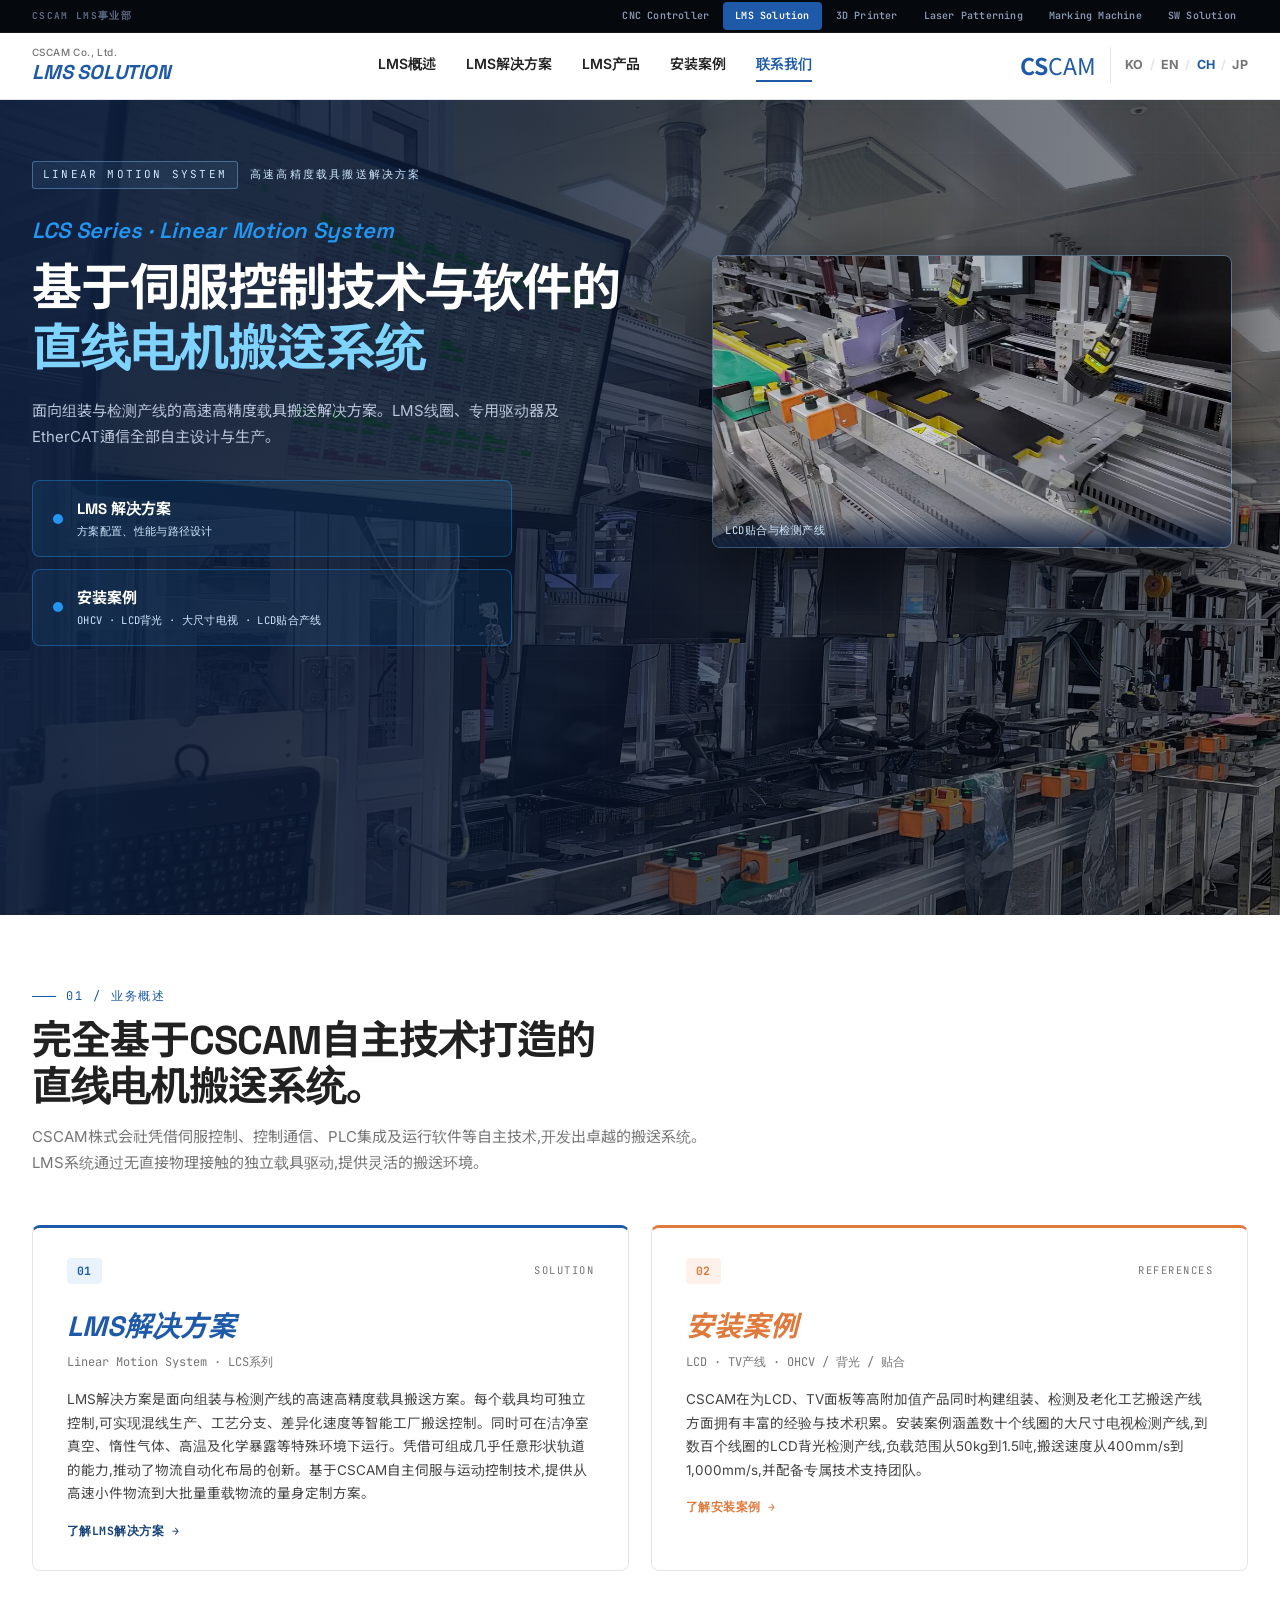
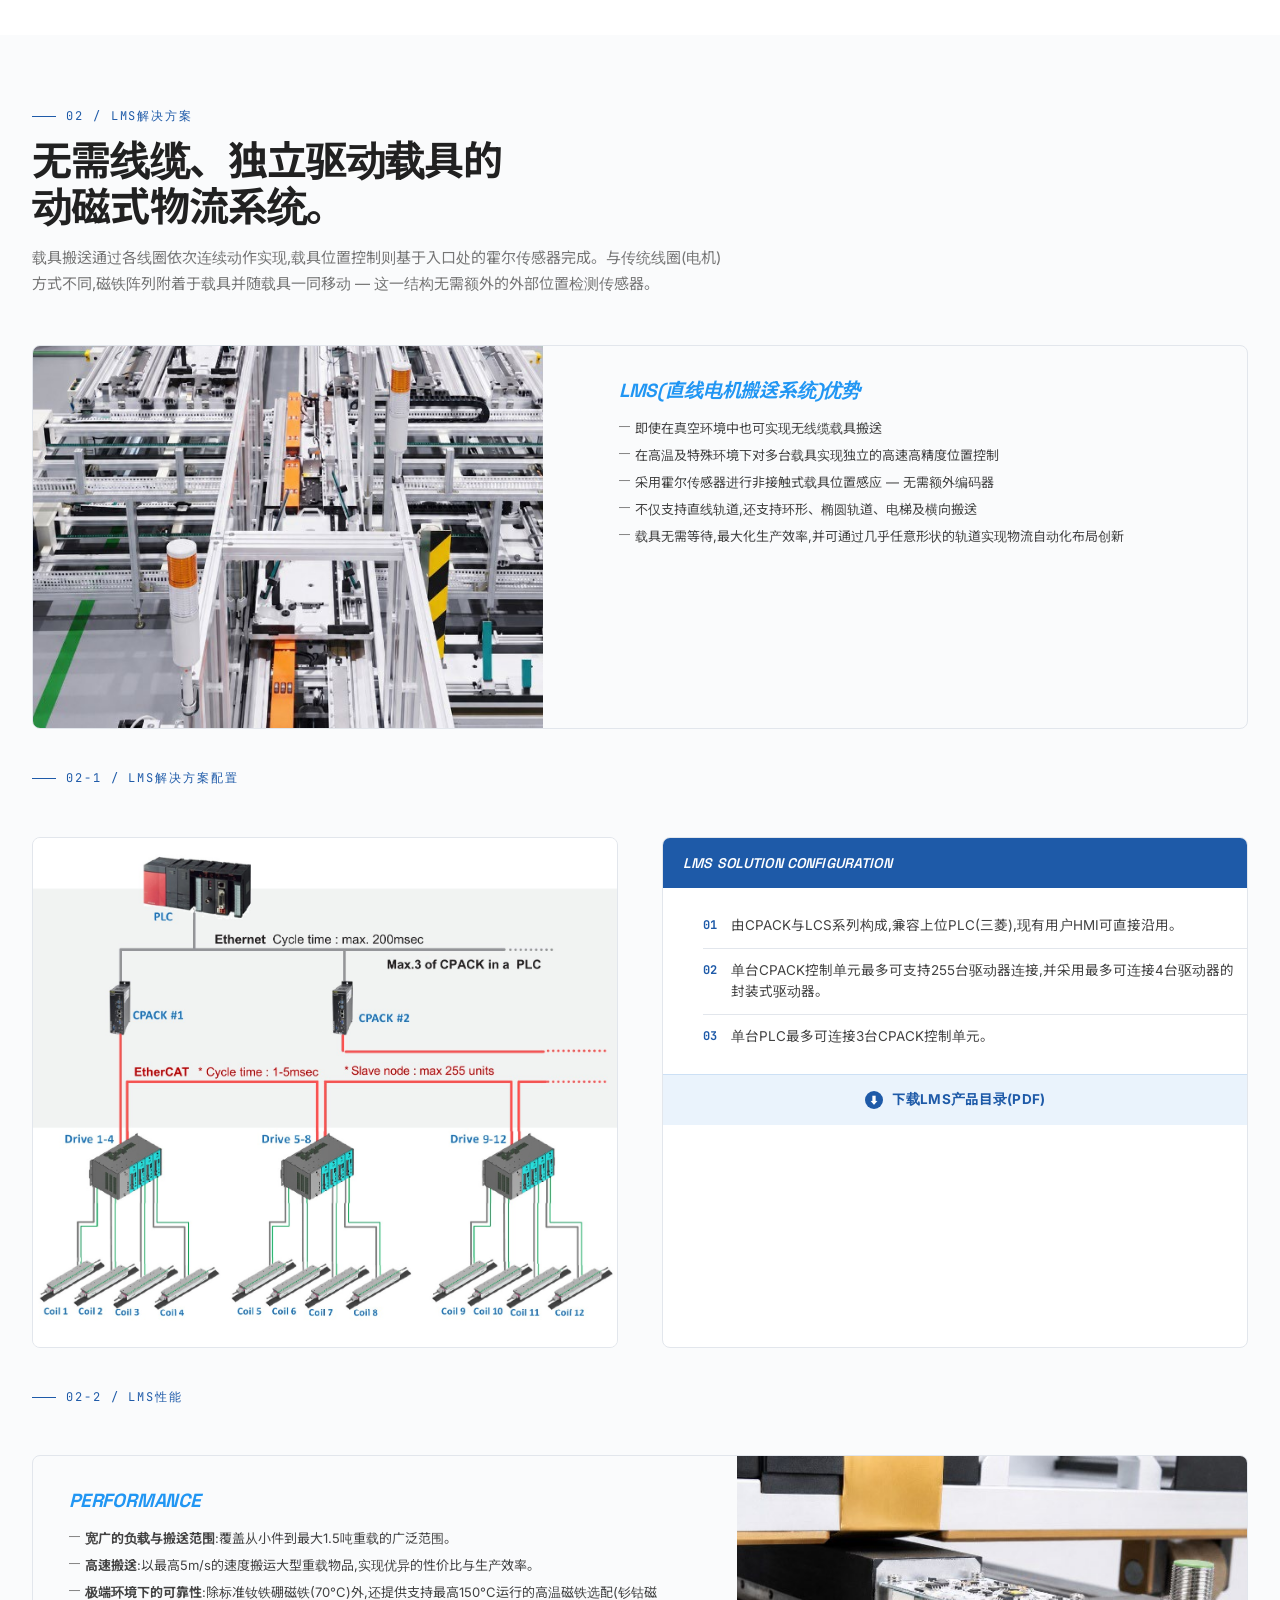
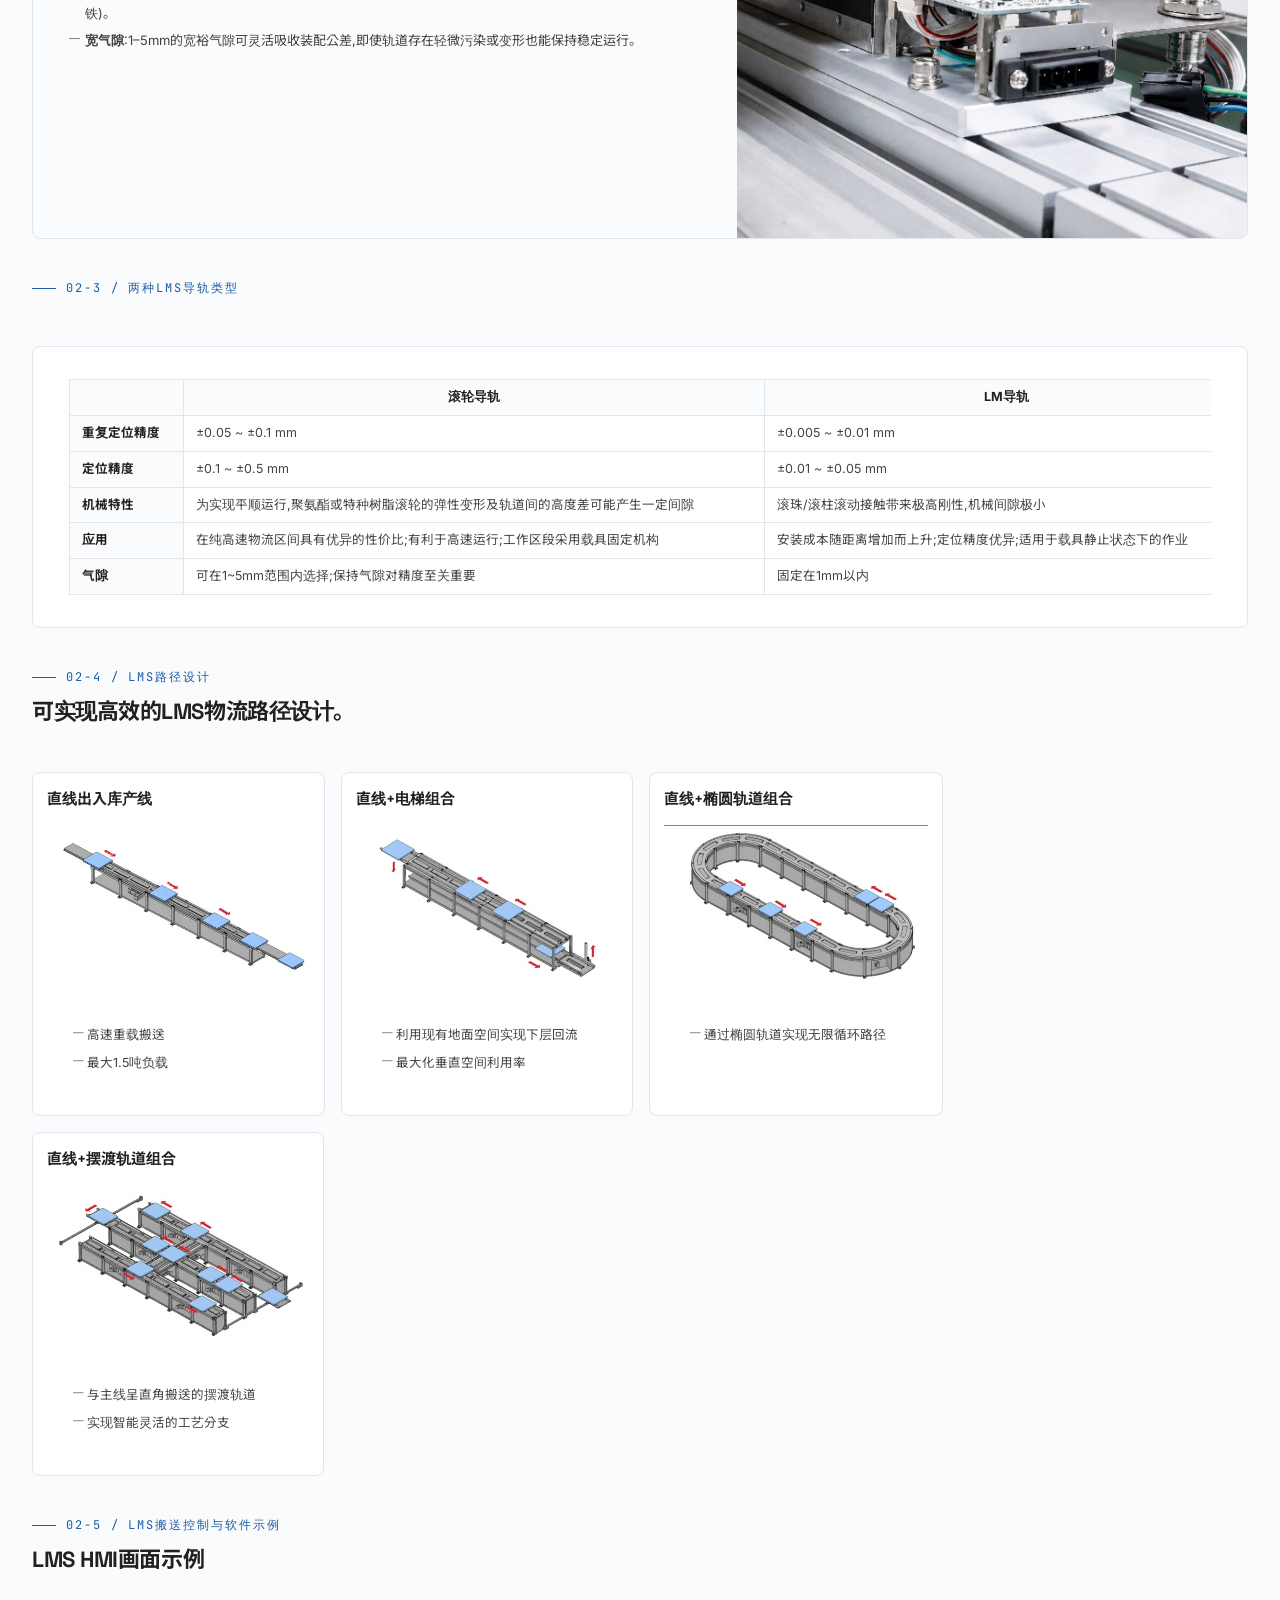
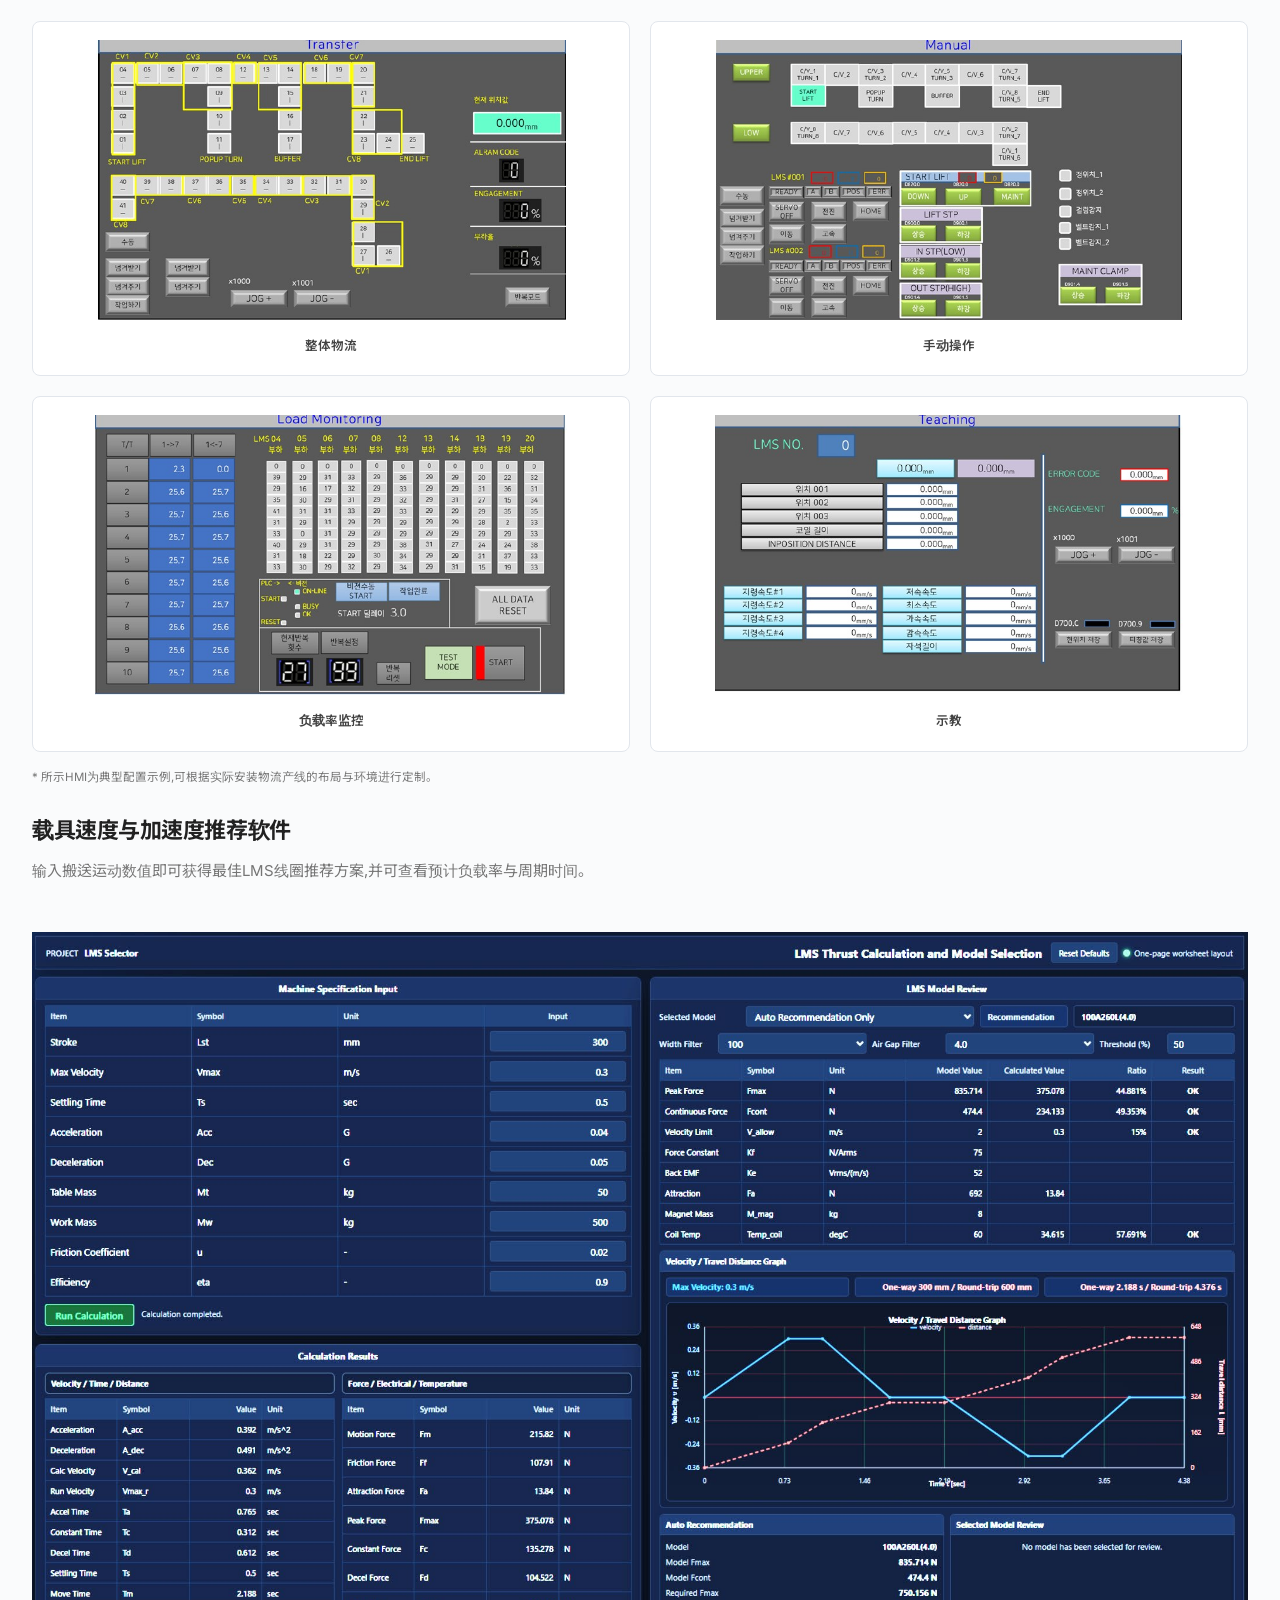
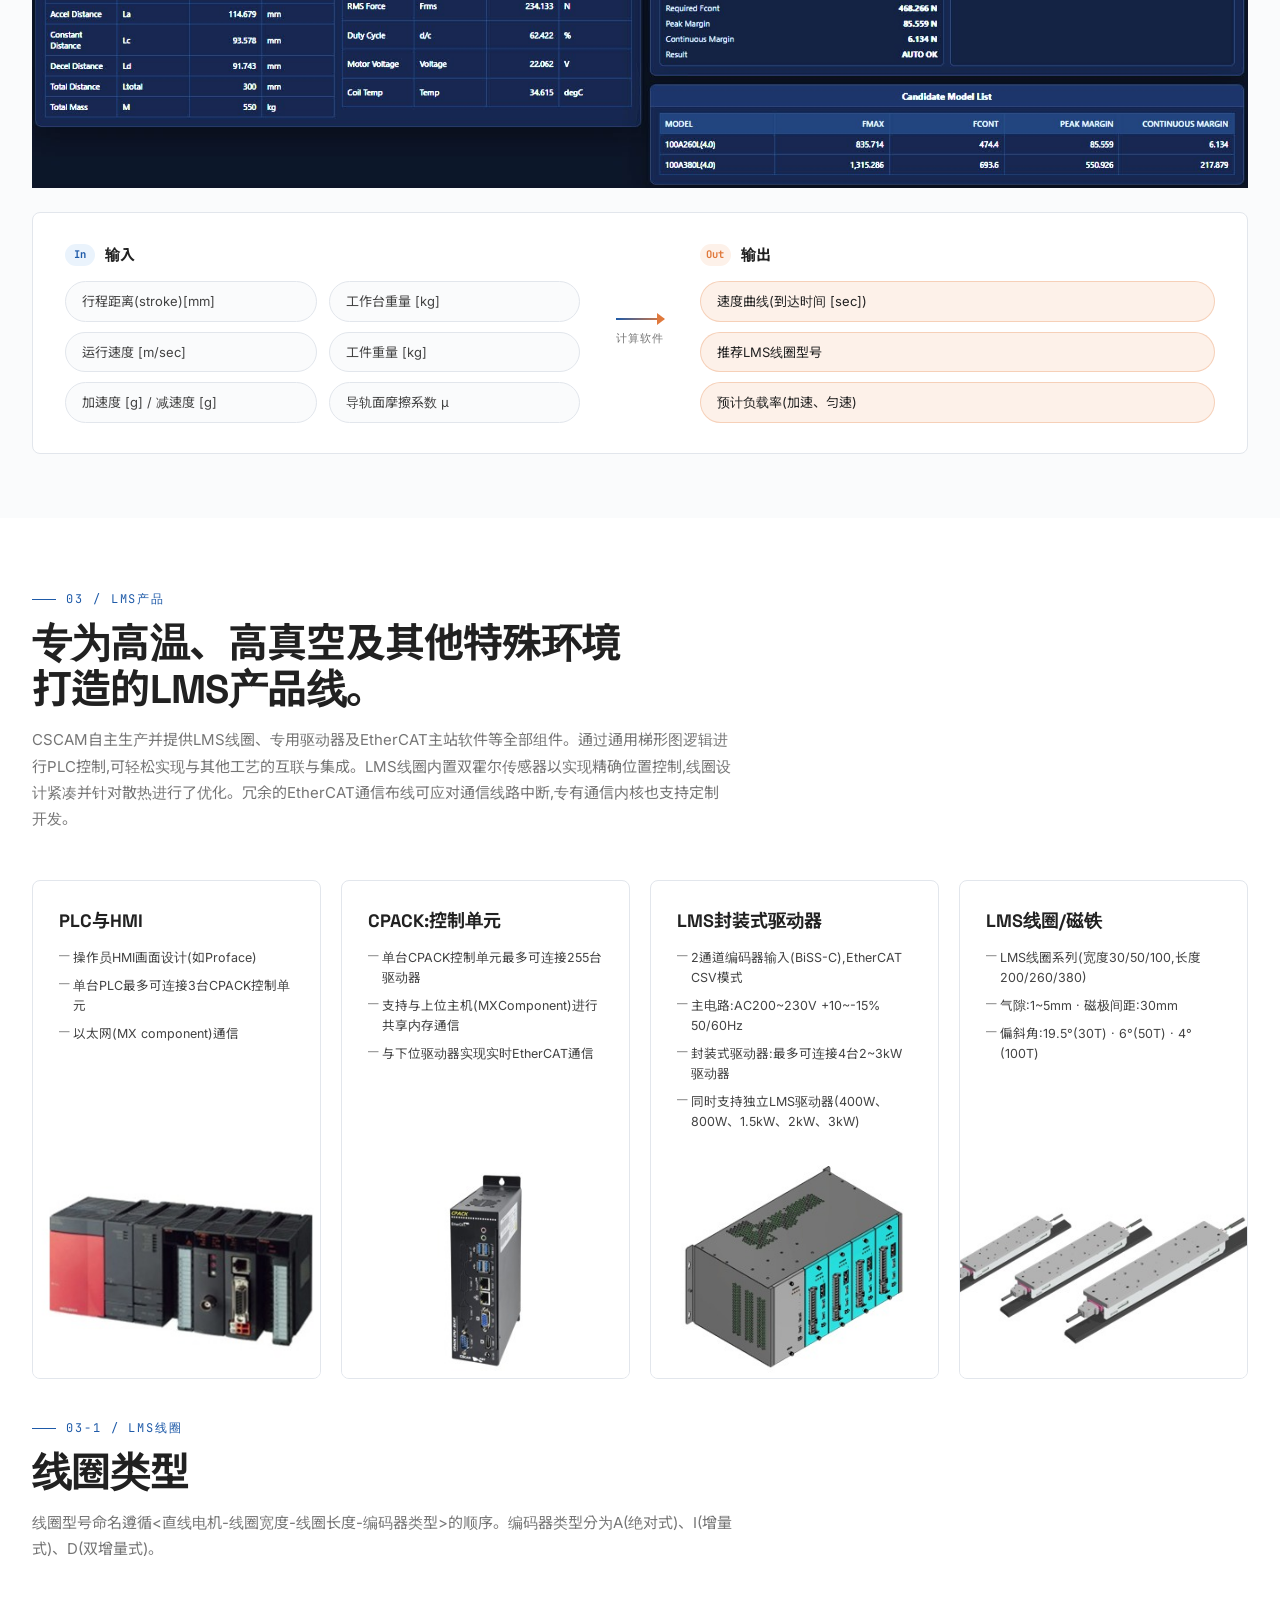
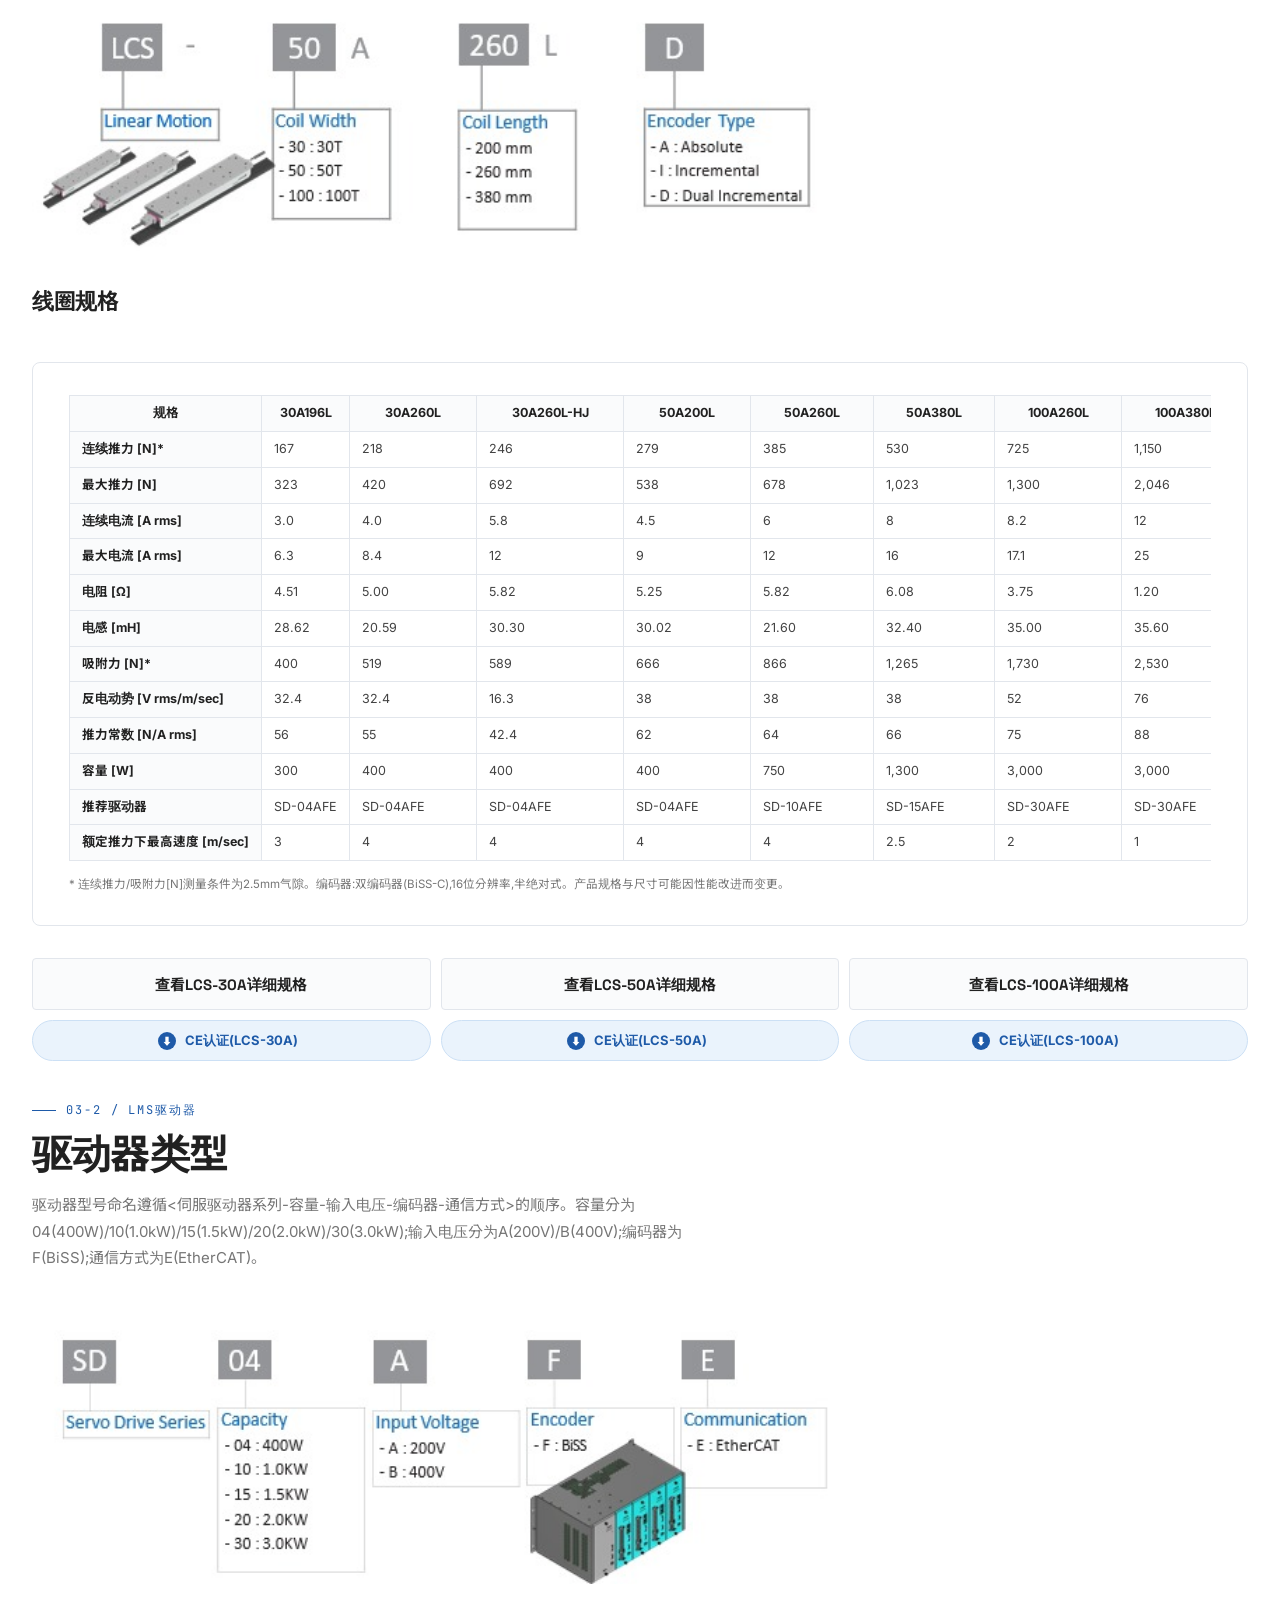
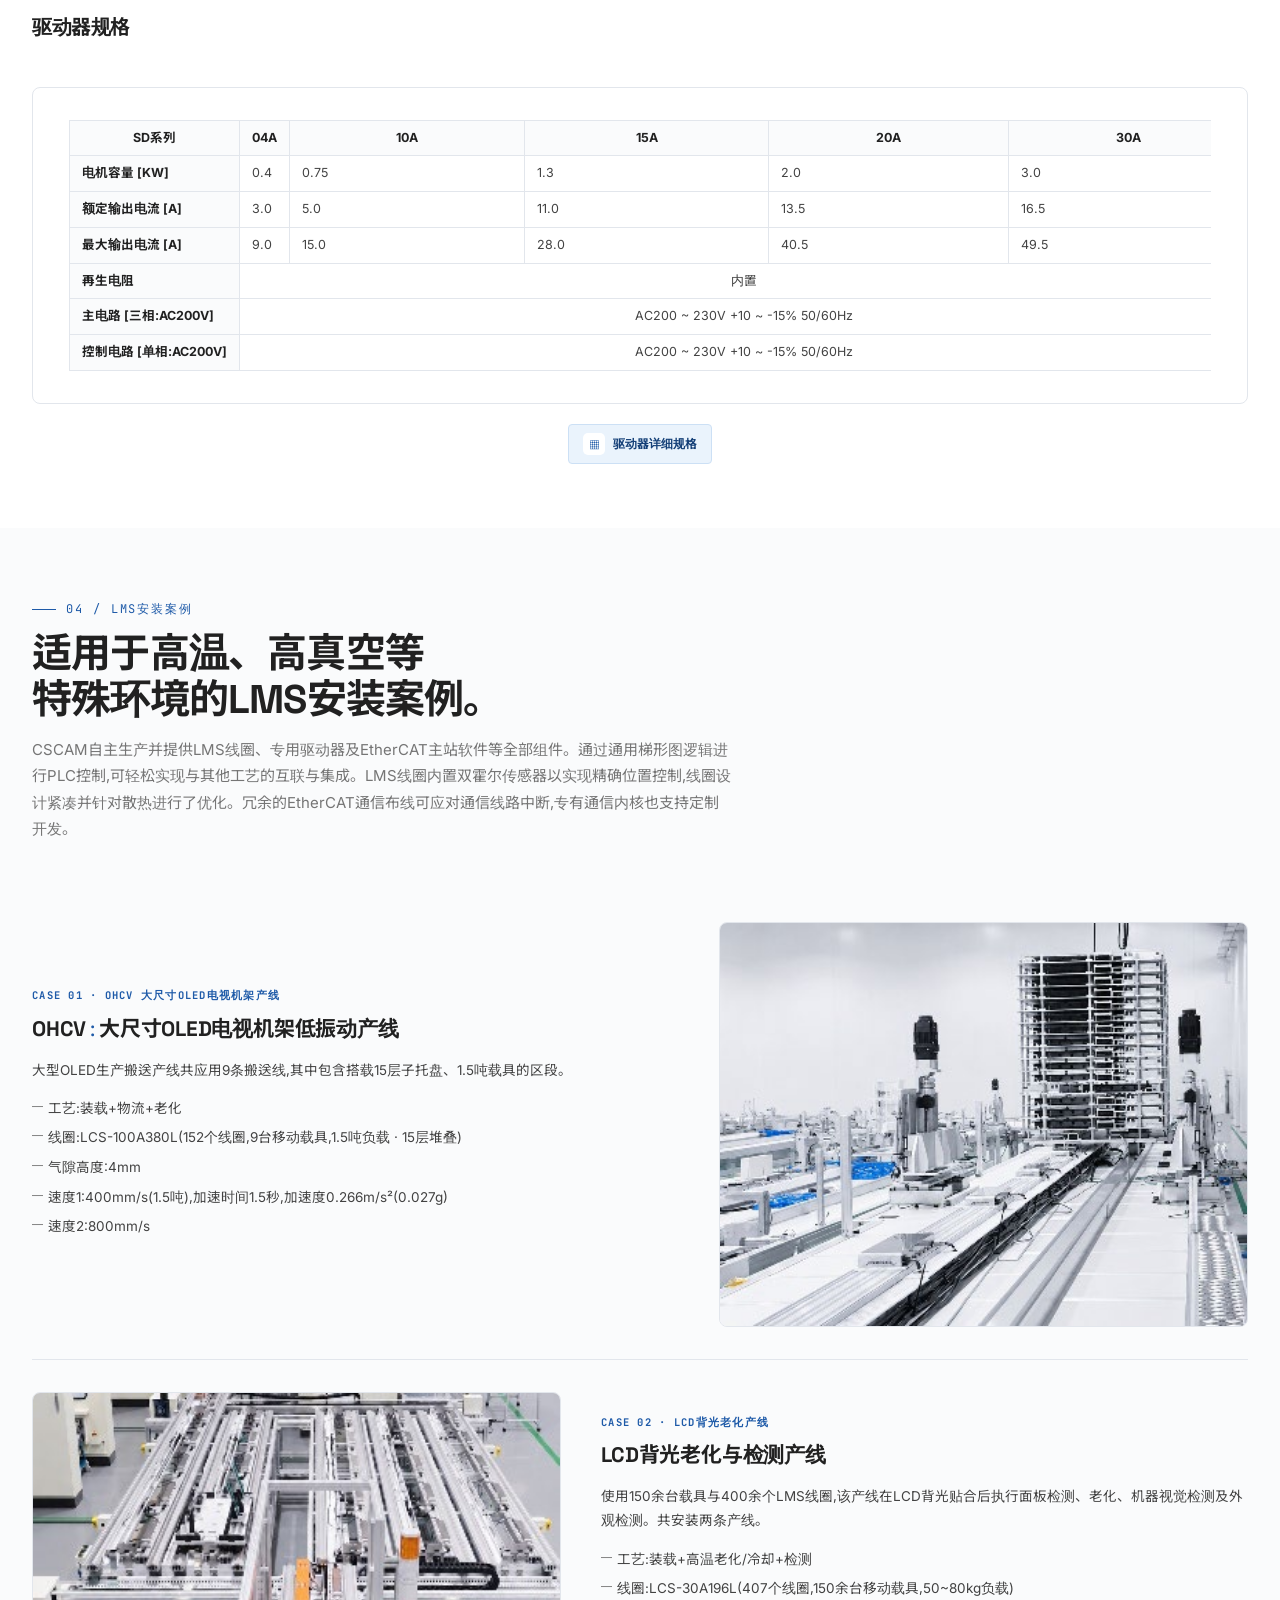
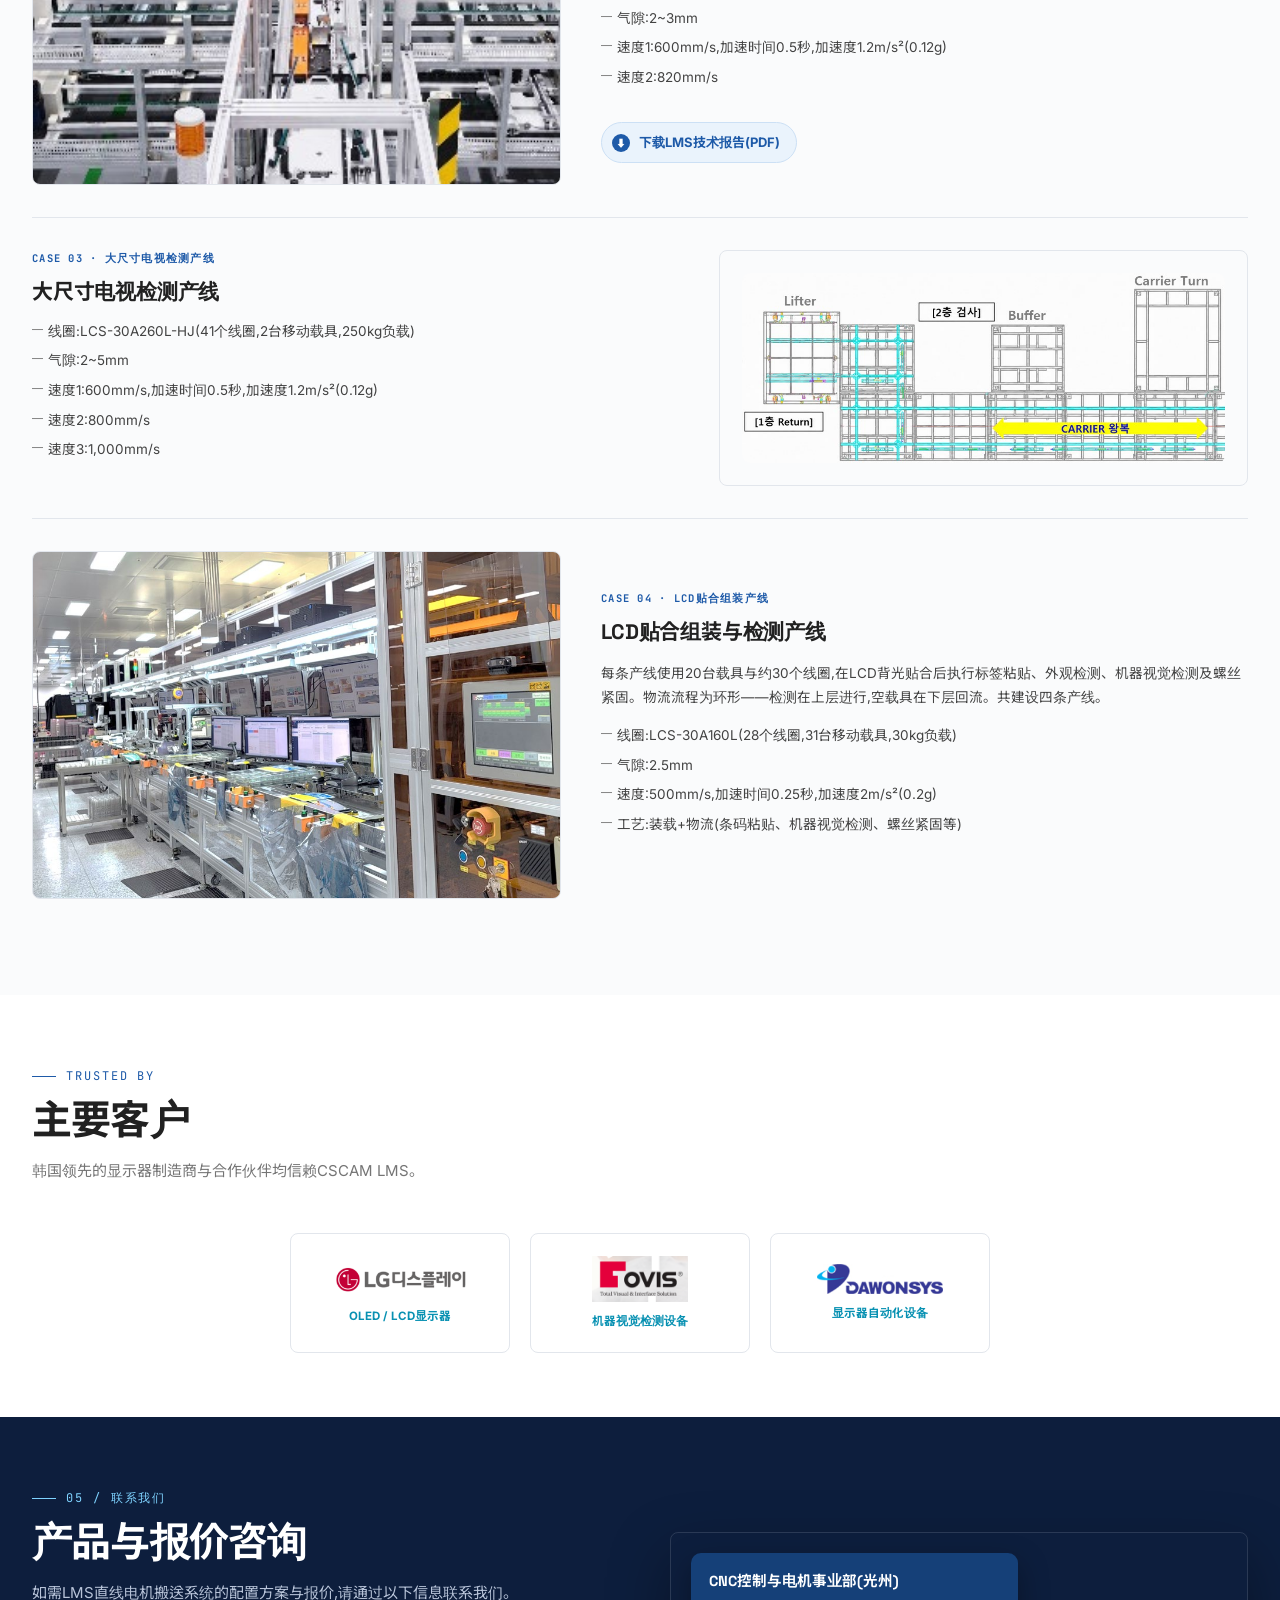
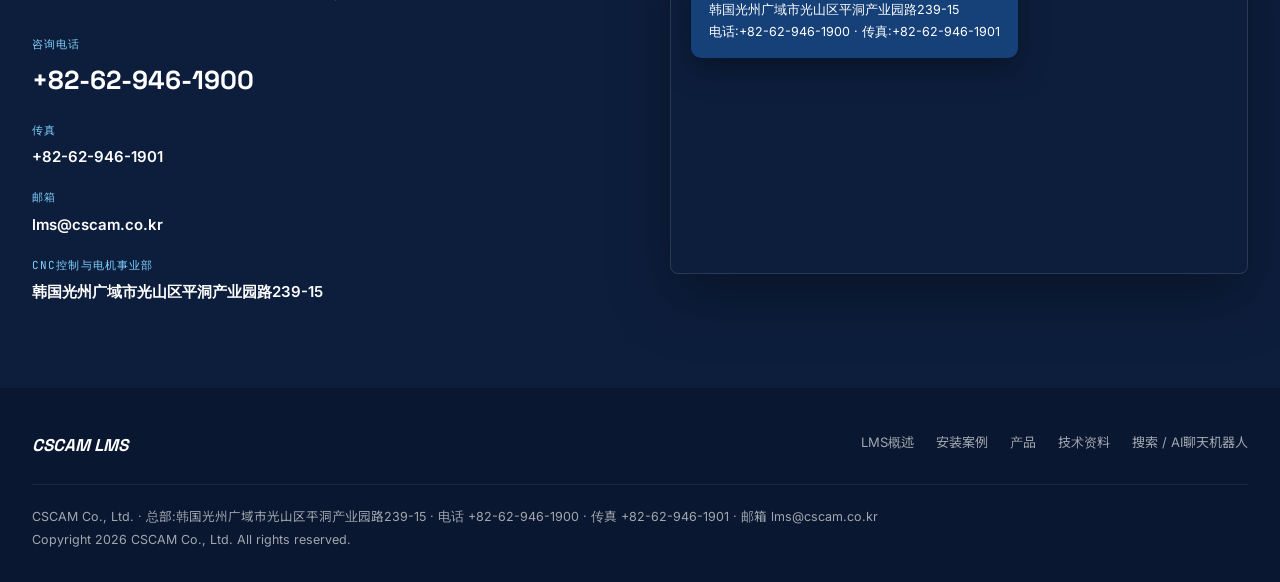
<file: zh/index.html>
<!DOCTYPE html>
<html lang="zh">
<head>
<meta charset="UTF-8">
<meta name="viewport" content="width=device-width, initial-scale=1.0">
<title>CSCAM LMS | 直线电机搬送系统</title>
<meta name="description" content="CSCAM株式会社 LMS — 面向组装与检测产线的高速高精度载具搬送解决方案(直线电机搬送系统)。LMS线圈、专用驱动器及EtherCAT通信技术全部自主研发。">
<link rel="stylesheet" href="../assets/css/style.css">
</head>
<body>

<div class="family-bar">
  <div class="family-bar-inner">
    <span class="family-bar-label">CSCAM LMS事业部</span>
    <nav class="family-bar-nav">
      <a href="https://cscam.co.kr/cnc/zh/index.html">CNC Controller</a>
      <a class="active" href="index.html">LMS Solution</a>
      <a href="https://cscam.co.kr/3dp/?lang=zh">3D Printer</a>
      <a href="https://cscam.co.kr/laser/?lang=zh">Laser Patterning</a>
      <a href="https://cscam.co.kr/marking/?lang=zh">Marking Machine</a>
      <a href="https://cscam.co.kr/sw/?lang=zh">SW Solution</a>
    </nav>
  </div>
</div>

<header class="site-header" style="top:32px;">
  <div class="container">
    <a href="index.html" class="logo"><small>CSCAM Co., Ltd.</small><div class="logo-title">LMS SOLUTION</div></a>
    <nav class="gnb">
      <a href="#lms-intro" data-nav-target="lms-intro">LMS概述</a>
      <a href="#lms-solution" data-nav-target="lms-solution">LMS解决方案</a>
      <a href="#lms-product" data-nav-target="lms-product">LMS产品</a>
      <a href="#cases" data-nav-target="cases">安装案例</a>
      <a href="#contact" data-nav-target="contact">联系我们</a>
    </nav>
    <div class="header-right">
      <div class="header-utility">
        <a class="brand-wordmark-link" href="https://cscam.co.kr/zh/index.html" aria-label="CSCAM Corporate Home"><div class="brand-wordmark"><b>CS</b><span>CAM</span></div></a>
        <div class="brand-divider"></div>
        <div class="lang-switch"><a href="../index.html">KO</a><span class="lang-sep">/</span><a href="../en/index.html">EN</a><span class="lang-sep">/</span><a class="active" href="../zh/index.html">CH</a><span class="lang-sep">/</span><a href="../jp/index.html">JP</a></div>
      </div>
      <button class="nav-toggle" aria-label="Open menu"><span></span><span></span><span></span></button>
    </div>
  </div>
</header>
<div class="header-spacer" style="height:calc(var(--header-h) + 32px);"></div>

<!-- HERO -->
<section class="hero">
  <div class="hero-bg"></div>
  <div class="hero-grid-overlay"><div class="hero-scanline"></div></div>
  <div class="hero-scrim"></div>
  <div class="container">
    <div class="hero-row">
    <div class="hero-inner">
      <div class="hero-badge"><span>LINEAR MOTION SYSTEM</span> 高速高精度载具搬送解决方案</div>
      <div class="hero-kicker">LCS Series · Linear Motion System</div>
      <h1>基于伺服控制技术与软件的<br><em>直线电机搬送系统</em></h1>
      <p class="lede">面向组装与检测产线的高速高精度载具搬送解决方案。LMS线圈、专用驱动器及EtherCAT通信全部自主设计与生产。</p>
      <div class="hero-links">
        <a href="#lms-solution" class="hero-link">
          <span class="dot"></span>
          <div>
            <b>LMS 解决方案</b>
            <small>方案配置、性能与路径设计</small>
          </div>
        </a>
        <a href="#cases" class="hero-link">
          <span class="dot"></span>
          <div>
            <b>安装案例</b>
            <small>OHCV · LCD背光 · 大尺寸电视 · LCD贴合产线</small>
          </div>
        </a>
      </div>
    </div>
    <div class="hero-video">
      <video autoplay loop muted playsinline poster="../assets/img/hero-video-poster.jpg">
        <source src="../assets/video/hero-lms-bonding.mp4" type="video/mp4">
      </video>
      <div class="hero-video-cap">LCD贴合与检测产线</div>
    </div>
    </div>
  </div>
</section>

<!-- 01. LMS Overview -->
<section class="section" id="lms-intro" data-section="lms-intro">
  <div class="container">
    <div class="section-head">
      <div class="eyebrow">01 / 业务概述</div>
      <h2 class="section-title">完全基于CSCAM自主技术打造的<br>直线电机搬送系统。</h2>
      <p class="section-desc">CSCAM株式会社凭借伺服控制、控制通信、PLC集成及运行软件等自主技术,开发出卓越的搬送系统。LMS系统通过无直接物理接触的独立载具驱动,提供灵活的搬送环境。</p>
    </div>
    <div class="teaser-grid">
      <a class="teaser-card" href="#lms-solution">
        <div class="teaser-card-top"><span class="teaser-num">01</span><span class="teaser-cat">SOLUTION</span></div>
        <h3 class="teaser-title">LMS解决方案</h3>
        <div class="teaser-subtitle">Linear Motion System · LCS系列</div>
        <p>LMS解决方案是面向组装与检测产线的高速高精度载具搬送方案。每个载具均可独立控制,可实现混线生产、工艺分支、差异化速度等智能工厂搬送控制。同时可在洁净室真空、惰性气体、高温及化学暴露等特殊环境下运行。凭借可组成几乎任意形状轨道的能力,推动了物流自动化布局的创新。基于CSCAM自主伺服与运动控制技术,提供从高速小件物流到大批量重载物流的量身定制方案。</p>
        <div class="more">了解LMS解决方案 →</div>
      </a>
      <a class="teaser-card" href="#cases">
        <div class="teaser-card-top"><span class="teaser-num">02</span><span class="teaser-cat">REFERENCES</span></div>
        <h3 class="teaser-title">安装案例</h3>
        <div class="teaser-subtitle">LCD · TV产线 · OHCV / 背光 / 贴合</div>
        <p>CSCAM在为LCD、TV面板等高附加值产品同时构建组装、检测及老化工艺搬送产线方面拥有丰富的经验与技术积累。安装案例涵盖数十个线圈的大尺寸电视检测产线,到数百个线圈的LCD背光检测产线,负载范围从50kg到1.5吨,搬送速度从400mm/s到1,000mm/s,并配备专属技术支持团队。</p>
        <div class="more">了解安装案例 →</div>
      </a>
    </div>
  </div>
</section>

<!-- 02. LMS Solution -->
<section class="section alt" id="lms-solution" data-section="lms-solution">
  <div class="container">
    <div class="section-head">
      <div class="eyebrow">02 / LMS解决方案</div>
      <h2 class="section-title">无需线缆、独立驱动载具的<br>动磁式物流系统。</h2>
      <p class="section-desc">载具搬送通过各线圈依次连续动作实现,载具位置控制则基于入口处的霍尔传感器完成。与传统线圈(电机)方式不同,磁铁阵列附着于载具并随载具一同移动 — 这一结构无需额外的外部位置检测传感器。</p>
    </div>
    <div class="app-card">
      <div class="app-card-img"><img src="../assets/img/tech-advantage-photo.jpg" alt="On-site photo of an LMS carrier transport line"></div>
      <div class="app-card-text">
        <div class="tagline">LMS(直线电机搬送系统)优势</div>
        <ul class="dash">
          <li>即使在真空环境中也可实现无线缆载具搬送</li>
          <li>在高温及特殊环境下对多台载具实现独立的高速高精度位置控制</li>
          <li>采用霍尔传感器进行非接触式载具位置感应 — 无需额外编码器</li>
          <li>不仅支持直线轨道,还支持环形、椭圆轨道、电梯及横向搬送</li>
          <li>载具无需等待,最大化生产效率,并可通过几乎任意形状的轨道实现物流自动化布局创新</li>
        </ul>
      </div>
    </div>

    <div class="section-head" style="margin-top:32px;">
      <div class="eyebrow">02-1 / LMS解决方案配置</div>
    </div>
    <div class="split">
      <div class="split-media flush">
        <div class="panel-body"><img src="../assets/img/solutions-architecture.jpg" alt="LMS solution configuration - PLC, CPACK, EtherCAT, Drive, Coil architecture diagram"></div>
      </div>
      <div class="split-text">
        <div class="feature-box">
          <div class="panel-head">LMS SOLUTION CONFIGURATION</div>
          <ol class="feature-list">
            <li><span class="num">01</span><span>由CPACK与LCS系列构成,兼容上位PLC(三菱),现有用户HMI可直接沿用。</span></li>
            <li><span class="num">02</span><span>单台CPACK控制单元最多可支持255台驱动器连接,并采用最多可连接4台驱动器的封装式驱动器。</span></li>
            <li><span class="num">03</span><span>单台PLC最多可连接3台CPACK控制单元。</span></li>
          </ol>
          <a class="feature-box-link" href="../assets/docs/LMS-catalog-2026.pdf" download="CSCAM_LMS_Catalog_2026.pdf"><span class="ico">⬇</span>下载LMS产品目录(PDF)</a>
        </div>
      </div>
    </div>

    <div class="section-head" style="margin-top:32px;">
      <div class="eyebrow">02-2 / LMS性能</div>
    </div>
    <div class="app-card reverse">
      <div class="app-card-img"><img src="../assets/img/performance-photo.jpg" alt="Close-up photo of the LMS coil and carrier drive assembly"></div>
      <div class="app-card-text">
        <div class="tagline">PERFORMANCE</div>
        <ul class="dash">
          <li><b>宽广的负载与搬送范围</b>:覆盖从小件到最大1.5吨重载的广泛范围。</li>
          <li><b>高速搬送</b>:以最高5m/s的速度搬运大型重载物品,实现优异的性价比与生产效率。</li>
          <li><b>极端环境下的可靠性</b>:除标准钕铁硼磁铁(70°C)外,还提供支持最高150°C运行的高温磁铁选配(钐钴磁铁)。</li>
          <li><b>宽气隙</b>:1–5mm的宽裕气隙可灵活吸收装配公差,即使轨道存在轻微污染或变形也能保持稳定运行。</li>
        </ul>
      </div>
    </div>

    <div class="section-head" style="margin-top:32px;">
      <div class="eyebrow">02-3 / 两种LMS导轨类型</div>
    </div>
    <div class="spec-table-wrap">
      <div class="spec-table-scroll">
      <table class="spec-table">
      <thead><tr><th></th><th>滚轮导轨</th><th>LM导轨</th></tr></thead>
      <tbody>
      <tr><th>重复定位精度</th><td>±0.05 ~ ±0.1 mm</td><td>±0.005 ~ ±0.01 mm</td></tr>
      <tr><th>定位精度</th><td>±0.1 ~ ±0.5 mm</td><td>±0.01 ~ ±0.05 mm</td></tr>
      <tr><th>机械特性</th><td>为实现平顺运行,聚氨酯或特种树脂滚轮的弹性变形及轨道间的高度差可能产生一定间隙</td><td>滚珠/滚柱滚动接触带来极高刚性,机械间隙极小</td></tr>
      <tr><th>应用</th><td>在纯高速物流区间具有优异的性价比;有利于高速运行;工作区段采用载具固定机构</td><td>安装成本随距离增加而上升;定位精度优异;适用于载具静止状态下的作业</td></tr>
      <tr><th>气隙</th><td>可在1~5mm范围内选择;保持气隙对精度至关重要</td><td>固定在1mm以内</td></tr>
      </tbody>
      </table>
      </div>
    </div>

    <div class="section-head" style="margin-top:32px;">
      <div class="eyebrow">02-4 / LMS路径设计</div>
      <h3 class="section-title" style="font-size:22px;">可实现高效的LMS物流路径设计。</h3>
    </div>
    <div class="prod-grid prod-grid-path">
      <div class="prod-card">
        <div class="panel-head-plain">直线出入库产线</div>
        <div class="prod-media"><img src="../assets/img/path-straight.jpg" alt="Straight in/out line layout"></div>
        <div class="prod-text">
          <ul class="dash"><li>高速重载搬送</li><li>最大1.5吨负载</li></ul>
        </div>
      </div>
      <div class="prod-card">
        <div class="panel-head-plain">直线+电梯组合</div>
        <div class="prod-media"><img src="../assets/img/path-elevator.jpg" alt="Vertical circulation line layout combining straight track and elevator"></div>
        <div class="prod-text">
          <ul class="dash"><li>利用现有地面空间实现下层回流</li><li>最大化垂直空间利用率</li></ul>
        </div>
      </div>
      <div class="prod-card">
        <div class="panel-head-plain">直线+椭圆轨道组合</div>
        <div class="prod-media"><img src="../assets/img/path-oval.jpg" alt="Horizontal circulation line layout combining straight track and oval track"></div>
        <div class="prod-text">
          <ul class="dash"><li>通过椭圆轨道实现无限循环路径</li></ul>
        </div>
      </div>
      <div class="prod-card">
        <div class="panel-head-plain">直线+摆渡轨道组合</div>
        <div class="prod-media"><img src="../assets/img/path-ferry.jpg" alt="Parallel line layout combining straight track and ferry track"></div>
        <div class="prod-text">
          <ul class="dash"><li>与主线呈直角搬送的摆渡轨道</li><li>实现智能灵活的工艺分支</li></ul>
        </div>
      </div>
    </div>

    <div class="section-head" style="margin-top:32px;">
      <div class="eyebrow">02-5 / LMS搬送控制与软件示例</div>
      <h3 class="section-title" style="font-size:22px;">LMS HMI画面示例</h3>
    </div>
    <div class="equip-grid cols-2">
      <div class="equip-item"><div class="thumb"><img src="../assets/img/hmi-transfer.jpg" alt="Overall logistics HMI screen"></div><span>整体物流</span></div>
      <div class="equip-item"><div class="thumb"><img src="../assets/img/hmi-manual.jpg" alt="Manual operation HMI screen"></div><span>手动操作</span></div>
      <div class="equip-item"><div class="thumb"><img src="../assets/img/hmi-load-monitoring.jpg" alt="Load ratio monitoring HMI screen"></div><span>负载率监控</span></div>
      <div class="equip-item"><div class="thumb"><img src="../assets/img/hmi-teaching.jpg" alt="Teaching HMI screen"></div><span>示教</span></div>
    </div>
    <p style="font-size:11.5px;color:var(--muted);margin-top:16px;">* 所示HMI为典型配置示例,可根据实际安装物流产线的布局与环境进行定制。</p>

    <div class="section-head" style="margin-top:32px;">
      <h3 class="section-title" style="font-size:22px;">载具速度与加速度推荐软件</h3>
      <p class="section-desc">输入搬送运动数值即可获得最佳LMS线圈推荐方案,并可查看预计负载率与周期时间。</p>
    </div>
    <div class="frame"><img src="../assets/img/calc-screenshot.jpg" alt="LMS Thrust Calculation and Model Selection tool screen"></div>
    <div class="io-flow" style="margin-top:24px;">
      <div class="io-col">
        <div class="io-col-head"><span class="io-icon">In</span>输入</div>
        <div class="io-chip-grid">
          <div class="io-chip">行程距离(stroke)[mm]</div>
          <div class="io-chip">工作台重量 [kg]</div>
          <div class="io-chip">运行速度 [m/sec]</div>
          <div class="io-chip">工件重量 [kg]</div>
          <div class="io-chip">加速度 [g] / 减速度 [g]</div>
          <div class="io-chip">导轨面摩擦系数 μ</div>
        </div>
      </div>
      <div class="io-arrow">
        <div class="io-arrow-line"></div>
        <div class="io-arrow-label">计算软件</div>
      </div>
      <div class="io-col">
        <div class="io-col-head io-col-head-result"><span class="io-icon">Out</span>输出</div>
        <div class="io-chip io-chip-result">速度曲线(到达时间 [sec])</div>
        <div class="io-chip io-chip-result">推荐LMS线圈型号</div>
        <div class="io-chip io-chip-result">预计负载率(加速、匀速)</div>
      </div>
    </div>
  </div>
</section>

<!-- 03. LMS Products -->
<section class="section" id="lms-product" data-section="lms-product">
  <div class="container">
    <div class="section-head">
      <div class="eyebrow">03 / LMS产品</div>
      <h2 class="section-title">专为高温、高真空及其他特殊环境<br>打造的LMS产品线。</h2>
      <p class="section-desc">CSCAM自主生产并提供LMS线圈、专用驱动器及EtherCAT主站软件等全部组件。通过通用梯形图逻辑进行PLC控制,可轻松实现与其他工艺的互联与集成。LMS线圈内置双霍尔传感器以实现精确位置控制,线圈设计紧凑并针对散热进行了优化。冗余的EtherCAT通信布线可应对通信线路中断,专有通信内核也支持定制开发。</p>
    </div>
    <div class="prod-grid prod-grid-4">
      <div class="prod-card">
        <div class="prod-text">
          <h3>PLC与HMI</h3>
          <ul class="dash">
            <li>操作员HMI画面设计(如Proface)</li>
            <li>单台PLC最多可连接3台CPACK控制单元</li>
            <li>以太网(MX component)通信</li>
          </ul>
        </div>
        <div class="prod-media"><img src="../assets/img/prod-plc-hmi.jpg" alt="PLC & HMI product photo"></div>
      </div>
      <div class="prod-card">
        <div class="prod-text">
          <h3>CPACK:控制单元</h3>
          <ul class="dash">
            <li>单台CPACK控制单元最多可连接255台驱动器</li>
            <li>支持与上位主机(MXComponent)进行共享内存通信</li>
            <li>与下位驱动器实现实时EtherCAT通信</li>
          </ul>
        </div>
        <div class="prod-media"><img src="../assets/img/prod-cpack.jpg" alt="CPACK Control unit product photo"></div>
      </div>
      <div class="prod-card">
        <div class="prod-text">
          <h3>LMS封装式驱动器</h3>
          <ul class="dash">
            <li>2通道编码器输入(BiSS-C),EtherCAT CSV模式</li>
            <li>主电路:AC200~230V +10~-15% 50/60Hz</li>
            <li>封装式驱动器:最多可连接4台2~3kW驱动器</li>
            <li>同时支持独立LMS驱动器(400W、800W、1.5kW、2kW、3kW)</li>
          </ul>
        </div>
        <div class="prod-media"><img src="../assets/img/prod-package-drive.jpg" alt="LMS Package Drive product photo"></div>
      </div>
      <div class="prod-card">
        <div class="prod-text">
          <h3>LMS线圈/磁铁</h3>
          <ul class="dash">
            <li>LMS线圈系列(宽度30/50/100,长度200/260/380)</li>
            <li>气隙:1~5mm · 磁极间距:30mm</li>
            <li>偏斜角:19.5°(30T) · 6°(50T) · 4°(100T)</li>
          </ul>
        </div>
        <div class="prod-media"><img src="../assets/img/prod-coil-magnet.jpg" alt="LMS Coil / Magnet product photo"></div>
      </div>
    </div>

<!-- 03-1. LMS Coil -->
    <div class="section-head" style="margin-top:32px;">
      <div class="eyebrow">03-1 / LMS线圈</div>
      <h2 class="section-title">线圈类型</h2>
      <p class="section-desc">线圈型号命名遵循<直线电机-线圈宽度-线圈长度-编码器类型>的顺序。编码器类型分为A(绝对式)、I(增量式)、D(双增量式)。</p>
    </div>
    <div class="frame classification-frame coil"><img src="../assets/img/coil-classification.jpg" alt="LMS Coil Classification - LCS-50A-260L-D code structure"></div>

    <div class="section-head" style="margin-top:32px;">
      <h3 class="section-title" style="font-size:22px;">线圈规格</h3>
    </div>
    <div class="spec-table-wrap">
      <div class="spec-table-scroll">
      <table class="spec-table narrow-th">
      <thead><tr><th>规格</th><th>30A196L</th><th>30A260L</th><th>30A260L-HJ</th><th>50A200L</th><th>50A260L</th><th>50A380L</th><th>100A260L</th><th>100A380L</th></tr></thead>
      <tbody>
      <tr><th>连续推力 [N]*</th><td>167</td><td>218</td><td>246</td><td>279</td><td>385</td><td>530</td><td>725</td><td>1,150</td></tr>
      <tr><th>最大推力 [N]</th><td>323</td><td>420</td><td>692</td><td>538</td><td>678</td><td>1,023</td><td>1,300</td><td>2,046</td></tr>
      <tr><th>连续电流 [A rms]</th><td>3.0</td><td>4.0</td><td>5.8</td><td>4.5</td><td>6</td><td>8</td><td>8.2</td><td>12</td></tr>
      <tr><th>最大电流 [A rms]</th><td>6.3</td><td>8.4</td><td>12</td><td>9</td><td>12</td><td>16</td><td>17.1</td><td>25</td></tr>
      <tr><th>电阻 [Ω]</th><td>4.51</td><td>5.00</td><td>5.82</td><td>5.25</td><td>5.82</td><td>6.08</td><td>3.75</td><td>1.20</td></tr>
      <tr><th>电感 [mH]</th><td>28.62</td><td>20.59</td><td>30.30</td><td>30.02</td><td>21.60</td><td>32.40</td><td>35.00</td><td>35.60</td></tr>
      <tr><th>吸附力 [N]*</th><td>400</td><td>519</td><td>589</td><td>666</td><td>866</td><td>1,265</td><td>1,730</td><td>2,530</td></tr>
      <tr><th>反电动势 [V rms/m/sec]</th><td>32.4</td><td>32.4</td><td>16.3</td><td>38</td><td>38</td><td>38</td><td>52</td><td>76</td></tr>
      <tr><th>推力常数 [N/A rms]</th><td>56</td><td>55</td><td>42.4</td><td>62</td><td>64</td><td>66</td><td>75</td><td>88</td></tr>
      <tr><th>容量 [W]</th><td>300</td><td>400</td><td>400</td><td>400</td><td>750</td><td>1,300</td><td>3,000</td><td>3,000</td></tr>
      <tr><th>推荐驱动器</th><td>SD-04AFE</td><td>SD-04AFE</td><td>SD-04AFE</td><td>SD-04AFE</td><td>SD-10AFE</td><td>SD-15AFE</td><td>SD-30AFE</td><td>SD-30AFE</td></tr>
      <tr><th>额定推力下最高速度 [m/sec]</th><td>3</td><td>4</td><td>4</td><td>4</td><td>4</td><td>2.5</td><td>2</td><td>1</td></tr>
      </tbody>
      </table>
      </div>
      <p style="font-size:11.5px;color:var(--muted);margin-top:14px;">* 连续推力/吸附力[N]测量条件为2.5mm气隙。编码器:双编码器(BiSS-C),16位分辨率,半绝对式。产品规格与尺寸可能因性能改进而变更。</p>
    </div>

    <div class="spec-tab-nav" style="margin-top:32px;">
      <button class="spec-tab-btn" data-modal-open="coil-spec-30t" type="button">查看LCS-30A详细规格</button>
      <button class="spec-tab-btn" data-modal-open="coil-spec-50t" type="button">查看LCS-50A详细规格</button>
      <button class="spec-tab-btn" data-modal-open="coil-spec-100t" type="button">查看LCS-100A详细规格</button>
    </div>

    <div class="spec-tab-nav cert-nav">
      <a class="case-doc-link cert-link" href="../assets/docs/ce-lcs-30a260l.pdf" download="CE_Certificate_LCS-30A260L.pdf"><span class="ico">⬇</span>CE认证(LCS-30A)</a>
      <a class="case-doc-link cert-link" href="../assets/docs/ce-lcs-50a260l.pdf" download="CE_Certificate_LCS-50A260L.pdf"><span class="ico">⬇</span>CE认证(LCS-50A)</a>
      <a class="case-doc-link cert-link" href="../assets/docs/ce-lcs-100a380l.pdf" download="CE_Certificate_LCS-100A380L.pdf"><span class="ico">⬇</span>CE认证(LCS-100A)</a>
    </div>

    <div class="spec-modal-overlay" id="coil-spec-30t">
      <div class="spec-modal-box spec-modal-box-img">
        <button class="spec-modal-close" data-modal-close="" type="button">×</button>
        <img src="../assets/img/spec-popup-30t.jpg" alt="LCS-30A196L · LCS-30A260L · LCS-30A260L-HJ detailed specification">
      </div>
    </div>
    <div class="spec-modal-overlay" id="coil-spec-50t">
      <div class="spec-modal-box spec-modal-box-img">
        <button class="spec-modal-close" data-modal-close="" type="button">×</button>
        <img src="../assets/img/spec-popup-50t.jpg" alt="LCS-50A200L · LCS-50A260L · LCS-50A380L detailed specification">
      </div>
    </div>
    <div class="spec-modal-overlay" id="coil-spec-100t">
      <div class="spec-modal-box spec-modal-box-img">
        <button class="spec-modal-close" data-modal-close="" type="button">×</button>
        <img src="../assets/img/spec-popup-100t.jpg" alt="LCS-100A260L · LCS-100A380L detailed specification">
      </div>
    </div>

<!-- 03-2. LMS Drive -->
    <div class="section-head" style="margin-top:32px;">
      <div class="eyebrow">03-2 / LMS驱动器</div>
      <h2 class="section-title">驱动器类型</h2>
      <p class="section-desc">驱动器型号命名遵循<伺服驱动器系列-容量-输入电压-编码器-通信方式>的顺序。容量分为04(400W)/10(1.0kW)/15(1.5kW)/20(2.0kW)/30(3.0kW);输入电压分为A(200V)/B(400V);编码器为F(BiSS);通信方式为E(EtherCAT)。</p>
    </div>
    <div class="frame classification-frame drive"><img src="../assets/img/drive-classification.jpg" alt="LMS Drive Classification - SD-04-A-F-E code structure"></div>

    <div class="section-head" style="margin-top:32px;">
      <h3 class="section-title" style="font-size:20px;">驱动器规格</h3>
    </div>
    <div class="spec-table-wrap">
      <div class="spec-table-scroll">
      <table class="spec-table narrow-th">
      <thead><tr><th>SD系列</th><th>04A</th><th>10A</th><th>15A</th><th>20A</th><th>30A</th></tr></thead>
      <tbody>
      <tr><th>电机容量 [KW]</th><td>0.4</td><td>0.75</td><td>1.3</td><td>2.0</td><td>3.0</td></tr>
      <tr><th>额定输出电流 [A]</th><td>3.0</td><td>5.0</td><td>11.0</td><td>13.5</td><td>16.5</td></tr>
      <tr><th>最大输出电流 [A]</th><td>9.0</td><td>15.0</td><td>28.0</td><td>40.5</td><td>49.5</td></tr>
      <tr><th>再生电阻</th><td colspan="5" style="text-align:center;">内置</td></tr>
      <tr><th>主电路 [三相:AC200V]</th><td colspan="5" style="text-align:center;">AC200 ~ 230V +10 ~ -15% 50/60Hz</td></tr>
      <tr><th>控制电路 [单相:AC200V]</th><td colspan="5" style="text-align:center;">AC200 ~ 230V +10 ~ -15% 50/60Hz</td></tr>
      </tbody>
      </table>
      </div>
    </div>

    <div class="spec-links-row" style="margin-top:20px;">
      <button class="spec-modal-trigger" data-modal-open="drive-function-spec-modal" type="button"><span class="ico">▦</span><span>驱动器详细规格</span></button>
    </div>
    <div class="spec-modal-overlay" id="drive-function-spec-modal">
      <div class="spec-modal-box">
        <button class="spec-modal-close" data-modal-close="" type="button">×</button>
        <div class="spec-table-wrap">
          <div class="stw-title"><span class="ico">▦</span>LMS驱动器详细功能规格</div>
          <div class="spec-table-scroll">
          <table class="spec-table narrow-th">
          <thead><tr><th>分类</th><th>项目</th><th>规格</th></tr></thead>
          <tbody>
          <tr><th rowspan="3">检测器</th><td>检测器类型</td><td>霍尔传感器</td></tr>
          <tr><td>输出信号类型</td><td>差分线驱动(BiSS-C)</td></tr>
          <tr><td>检测器规格与电源</td><td>单圈:65,536(串行编码器)/ DC 24V</td></tr>
          <tr><th rowspan="2">驱动方式</th><td>驱动方式</td><td>正弦波PWM控制(基于IGBT)</td></tr>
          <tr><td>保护功能</td><td>UVLO(欠压锁定)、就绪、短路箝位、有源米勒箝位、退饱和保护、故障信号</td></tr>
          <tr><th>速度控制</th><td>频率响应</td><td>最大500Hz以上</td></tr>
          <tr><th></th><td>速度指令输入</td><td>EtherCAT速度指令</td></tr>
          <tr><th></th><td>加减速方式</td><td>S曲线</td></tr>
          <tr><th>位置控制</th><td>位置输入</td><td>EtherCAT位置指令</td></tr>
          <tr><th rowspan="3">功能</th><td>保护功能</td><td>过流、过压、过载、过热、超速、编码器故障、IGBT故障、主电源缺相、欠压等</td></tr>
          <tr><td>通信</td><td>EtherCAT(参数与变量监控)</td></tr>
          <tr><td>温度检测</td><td>检测电机温度、IGBT温度、PCB温度</td></tr>
          </tbody>
          </table>
          </div>
        </div>
      </div>
    </div>
  </div>
</section>

<!-- 04. LMS Installed Cases -->
<section class="section alt" id="cases" data-section="cases">
  <div class="container">
    <div class="section-head">
      <div class="eyebrow">04 / LMS安装案例</div>
      <h2 class="section-title">适用于高温、高真空等<br>特殊环境的LMS安装案例。</h2>
      <p class="section-desc">CSCAM自主生产并提供LMS线圈、专用驱动器及EtherCAT主站软件等全部组件。通过通用梯形图逻辑进行PLC控制,可轻松实现与其他工艺的互联与集成。LMS线圈内置双霍尔传感器以实现精确位置控制,线圈设计紧凑并针对散热进行了优化。冗余的EtherCAT通信布线可应对通信线路中断,专有通信内核也支持定制开发。</p>
    </div>

    <div class="case-block">
      <div class="case-split">
        <div class="case-text">
          <div class="case-tag">CASE 01 · OHCV 大尺寸OLED电视机架产线</div>
          <h3>OHCV<span class="sep">:</span>大尺寸OLED电视机架低振动产线</h3>
          <p class="desc">大型OLED生产搬送产线共应用9条搬送线,其中包含搭载15层子托盘、1.5吨载具的区段。</p>
          <ul class="dash">
            <li>工艺:装载+物流+老化</li>
            <li>线圈:LCS-100A380L(152个线圈,9台移动载具,1.5吨负载 · 15层堆叠)</li>
            <li>气隙高度:4mm</li>
            <li>速度1:400mm/s(1.5吨),加速时间1.5秒,加速度0.266m/s²(0.027g)</li>
            <li>速度2:800mm/s</li>
          </ul>
        </div>
        <div class="case-media"><img src="../assets/img/case-ohcv.jpg" alt="On-site photo of the OHCV low-vibration line for large OLED TV frames"></div>
      </div>
    </div>

    <div class="case-block">
      <div class="case-split media-first">
        <div class="case-media"><img src="../assets/img/case-lcd-backlight-2.jpg" alt="On-site photo of the LCD Backlight aging and inspection line"></div>
        <div class="case-text">
          <div class="case-tag">CASE 02 · LCD背光老化产线</div>
          <h3>LCD背光老化与检测产线</h3>
          <p class="desc">使用150余台载具与400余个LMS线圈,该产线在LCD背光贴合后执行面板检测、老化、机器视觉检测及外观检测。共安装两条产线。</p>
          <ul class="dash">
            <li>工艺:装载+高温老化/冷却+检测</li>
            <li>线圈:LCS-30A196L(407个线圈,150余台移动载具,50~80kg负载)</li>
            <li>气隙:2~3mm</li>
            <li>速度1:600mm/s,加速时间0.5秒,加速度1.2m/s²(0.12g)</li>
            <li>速度2:820mm/s</li>
          </ul>
          <a class="case-doc-link" href="../assets/docs/LMS-technical-report.pdf" download="LMS_Technical_Report_rev06.pdf"><span class="ico">⬇</span>下载LMS技术报告(PDF)</a>
        </div>
      </div>
    </div>

    <div class="case-block">
      <div class="case-split">
        <div class="case-text">
          <div class="case-tag">CASE 03 · 大尺寸电视检测产线</div>
          <h3>大尺寸电视检测产线</h3>
          <ul class="dash">
            <li>线圈:LCS-30A260L-HJ(41个线圈,2台移动载具,250kg负载)</li>
            <li>气隙:2~5mm</li>
            <li>速度1:600mm/s,加速时间0.5秒,加速度1.2m/s²(0.12g)</li>
            <li>速度2:800mm/s</li>
            <li>速度3:1,000mm/s</li>
          </ul>
        </div>
        <div class="case-media diagram"><img src="../assets/img/case-large-tv-diagram.jpg" alt="Layout drawing of the large TV inspection line"></div>
      </div>
    </div>

    <div class="case-block">
      <div class="case-split media-first">
        <div class="case-media"><img src="../assets/img/case-lcd-bonding.jpg" alt="On-site photo of the LCD bonding assembly and inspection line"></div>
        <div class="case-text">
          <div class="case-tag">CASE 04 · LCD贴合组装产线</div>
          <h3>LCD贴合组装与检测产线</h3>
          <p class="desc">每条产线使用20台载具与约30个线圈,在LCD背光贴合后执行标签粘贴、外观检测、机器视觉检测及螺丝紧固。物流流程为环形——检测在上层进行,空载具在下层回流。共建设四条产线。</p>
          <ul class="dash">
            <li>线圈:LCS-30A160L(28个线圈,31台移动载具,30kg负载)</li>
            <li>气隙:2.5mm</li>
            <li>速度:500mm/s,加速时间0.25秒,加速度2m/s²(0.2g)</li>
            <li>工艺:装载+物流(条码粘贴、机器视觉检测、螺丝紧固等)</li>
          </ul>
        </div>
      </div>
    </div>
  </div>
</section>

<!-- LMS Customers -->
<section class="section">
  <div class="container">
    <div class="section-head">
      <div class="eyebrow">Trusted By</div>
      <h2 class="section-title">主要客户</h2>
      <p class="section-desc">韩国领先的显示器制造商与合作伙伴均信赖CSCAM LMS。</p>
    </div>
    <div class="client-static-grid">
      <div class="client-logo-card"><img src="../assets/img/clients/lg-display.png" alt="LG Display"><span class="cindustry">OLED / LCD显示器</span></div>
      <div class="client-logo-card"><img src="../assets/img/clients/fovis.png" alt="Fovis"><span class="cindustry">机器视觉检测设备</span></div>
      <div class="client-logo-card"><img src="../assets/img/clients/dawonsys.png" alt="DAWONSYS"><span class="cindustry">显示器自动化设备</span></div>
    </div>
  </div>
</section>

<!-- 05. Product Inquiries & Division Location -->
<section class="contact-band" id="contact" data-section="contact">
  <div class="container">
    <div class="contact-grid">
      <div class="contact-info-col">
        <div class="eyebrow on-dark">05 / 联系我们</div>
        <h2 class="section-title" style="color:#fff;">产品与报价咨询</h2>
        <p class="section-desc" style="color:#b8c4d9;">如需LMS直线电机搬送系统的配置方案与报价,请通过以下信息联系我们。</p>
        <div class="contact-item">
          <div class="k">咨询电话</div>
          <div class="v">+82-62-946-1900</div>
        </div>
        <div class="contact-item">
          <div class="k">传真</div>
          <div class="v small">+82-62-946-1901</div>
        </div>
        <div class="contact-item">
          <div class="k">邮箱</div>
          <div class="v small">lms@cscam.co.kr</div>
        </div>
        <div class="contact-item">
          <div class="k">CNC控制与电机事业部</div>
          <div class="v small">韩国光州广域市光山区平洞产业园路239-15</div>
        </div>
      </div>
      <div class="map-card">
        <iframe allowfullscreen="" class="map-embed" loading="lazy" referrerpolicy="strict-origin-when-cross-origin" src="https://www.google.com/maps/embed?pb=!1m5!3m3!1m2!1s0x357187f1f76574ed%3A0xa519063b2a263651!2z6rSR7KO86rSR7Jet7IucIOq0keyCsOq1rCDtj4nrj5nsgrDri6jroZwgMjM5LTE1!5e0!3m2!1sko!2skr!4v1788947351875!5m2!1sko!2skr" title="CSCAM Co., Ltd. map"></iframe>
        <div class="map-label">
          <strong>CNC控制与电机事业部(光州)</strong>
          <span class="addr">韩国光州广域市光山区平洞产业园路239-15</span>
          电话:+82-62-946-1900 · 传真:+82-62-946-1901
        </div>
      </div>
    </div>
  </div>
</section>

<footer class="site-footer">
  <div class="container">
    <div class="foot-top">
      <div class="foot-logo">CS<span>CAM</span> LMS</div>
      <nav class="foot-links">
        <a href="#lms-intro">LMS概述</a>
        <a href="#cases">安装案例</a>
        <a href="#lms-product">产品</a>
        <a href="#contact">技术资料</a>
        <a href="#contact">搜索 / AI聊天机器人</a>
      </nav>
    </div>
    <div class="foot-info">
      CSCAM Co., Ltd. &middot; 总部:韩国光州广域市光山区平洞产业园路239-15 &middot; 电话 +82-62-946-1900 &middot; 传真 +82-62-946-1901 &middot; 邮箱 lms@cscam.co.kr<br>
      Copyright 2026 CSCAM Co., Ltd. All rights reserved.
    </div>
  </div>
</footer>

<script src="../assets/js/main.js"></script>
<script>
(function(){
  window.cscamLocalNavFix = true;
  var isLocal = location.protocol === "file:";
  var isGhPages = location.hostname === "cih2000.github.io";
  if (!isLocal && !isGhPages) return;
  var map = {
    "https://cscam.co.kr/cnc/zh/index.html": { local: "../../cscam-cnc/zh/index.html", gh: "https://cih2000.github.io/cscam-cnc/zh/index.html" },
    "https://cscam.co.kr/3dp/?lang=zh": { local: "../../cscam-3dp/index.html?lang=zh", gh: "https://cih2000.github.io/cscam-3dp/index.html?lang=zh" },
    "https://cscam.co.kr/laser/?lang=zh": { local: "../../cscam-engraving/index.html?lang=zh", gh: "https://cih2000.github.io/cscam-engraving/index.html?lang=zh" },
    "https://cscam.co.kr/marking/?lang=zh": { local: "../../cscam-marking/index.html?lang=zh", gh: "https://cih2000.github.io/cscam-marking/index.html?lang=zh" },
    "https://cscam.co.kr/sw/?lang=zh": { local: "../../cscam-sw/index.html?lang=zh", gh: "https://cih2000.github.io/cscam-sw/index.html?lang=zh" },
    "https://cscam.co.kr/zh/index.html": { local: "../../cscam-hub/zh/index.html", gh: "https://cih2000.github.io/cscam-hub/zh/index.html" }
  };
  document.querySelectorAll(".family-bar-nav a, .drawer a, .brand-wordmark-link").forEach(function(a){
    var href = a.getAttribute("href");
    var entry = map[href];
    if (entry) a.setAttribute("href", isLocal ? entry.local : entry.gh);
  });
})();
</script>
<script>
(function(){
  if (window.cscamProdNavFixInstalled) return;
  window.cscamProdNavFixInstalled = true;
  function cscamProdNavFixApply(){
    var host = location.hostname;
    var isProdRoot = (host === "www.cscam.co.kr" || host === "cscam.co.kr");
    if (!isProdRoot) return;
    var domainMap = {
      "cscam.co.kr": "",
      "www.cscam.co.kr": "",
      "cnc.cscam.co.kr": "/cnc",
      "lms.cscam.co.kr": "/lms",
      "3dp.cscam.co.kr": "/3dp",
      "laser.cscam.co.kr": "/laser",
      "marking.cscam.co.kr": "/marking",
      "sw.cscam.co.kr": "/sw"
    };
    document.querySelectorAll("a[href]").forEach(function(a){
      var href = a.getAttribute("href");
      if (!href || !/^https?:\/\//i.test(href)) return;
      var u;
      try { u = new URL(href); } catch(e) { return; }
      if (!Object.prototype.hasOwnProperty.call(domainMap, u.hostname)) return;
      var prefix = domainMap[u.hostname];
      var newHref = prefix + u.pathname + u.search + u.hash;
      if (newHref === "") newHref = "/";
      a.setAttribute("href", newHref);
    });
  }
  cscamProdNavFixApply();
  window.addEventListener("load", cscamProdNavFixApply);
})();
</script>
<script>
// 모바일망 안정화: CNC/LMS/3DP/레이저/마킹/SW/허브 간 서브도메인 이동 링크는
// 일부 모바일 통신사 환경에서 캐시된 오류 응답이나 순간적인 DNS/프록시 문제로
// 첫 클릭에 깨진 화면이 뜨는 경우가 있음. 실제 이동 전에 캐시를 무시한 확인
// 요청을 한 번 보내고, 진짜 네트워크 오류일 때만 한 번 더 재시도한 뒤,
// 캐시 우회용 파라미터를 붙여 이동시켜 오래된 캐시 응답을 다시 받지 않도록 함.
(function(){
  if (window.cscamSafeCrossNavInstalled) return;
  window.cscamSafeCrossNavInstalled = true;
  var CSCAM_DOMAINS = {
    "cscam.co.kr":1, "www.cscam.co.kr":1, "cnc.cscam.co.kr":1, "lms.cscam.co.kr":1,
    "3dp.cscam.co.kr":1, "laser.cscam.co.kr":1, "marking.cscam.co.kr":1, "sw.cscam.co.kr":1
  };
  function isCrossSiteLink(a){
    if (!a) return false;
    var raw = a.getAttribute("href") || "";
    if (!/^https?:\/\//i.test(raw)) return false;
    var u;
    try { u = new URL(a.href); } catch(e) { return false; }
    return !!CSCAM_DOMAINS[u.hostname] && u.hostname !== location.hostname;
  }
  function bustUrl(href){
    var sep = href.indexOf("?") === -1 ? "?" : "&";
    return href + sep + "_r=" + Date.now();
  }
  function handleClick(e){
    var a = e.currentTarget;
    if (!isCrossSiteLink(a)) return;
    e.preventDefault();
    var href = a.href;
    var target = a.target;
    function go(){
      var dest = bustUrl(href);
      if (target === "_blank") { window.open(dest, "_blank"); } else { location.href = dest; }
    }
    try {
      fetch(href, { mode: "no-cors", cache: "no-store" }).then(go).catch(function(){
        setTimeout(function(){
          fetch(href, { mode: "no-cors", cache: "no-store" }).then(go).catch(go);
        }, 600);
      });
    } catch(err) { go(); }
  }
  function install(){
    document.querySelectorAll("a[href]").forEach(function(a){
      if (a.__cscamSafeNavBound) return;
      if (!isCrossSiteLink(a)) return;
      a.__cscamSafeNavBound = true;
      a.addEventListener("click", handleClick);
    });
  }
  if (document.readyState === "loading") {
    document.addEventListener("DOMContentLoaded", install);
  } else {
    install();
  }
  window.addEventListener("load", install);
})();
</script>
</body>
</html>
</file>
<file: assets/css/style.css>
/* ============================================================
   CSCAM LMS (LMS.cscam.kr) — LMS_new01 design system
   Adapted from the cnc_new5 design system, which was itself built to
   match the tone/method of the CSCAM 3D PRINTER division site
   (kookai2026.github.io/cscam-homepage/sites/3dprinter)
   — dark navy hero, JetBrains Mono eyebrow labels, Space Grotesk
   display type, numbered section system, spec-card product grids.
   ============================================================ */

@import url("https://fonts.googleapis.com/css2?family=Inter:wght@400;500;600;700;800&family=Noto+Sans+KR:wght@300;400;500;700;900&family=Space+Grotesk:wght@400;500;600;700&family=JetBrains+Mono:wght@400;500;600;700&display=swap");

:root {
  --navy: #0d1e3d;
  --navy-2: #0a1730;
  --blue: #1e5aa8;
  --blue-dark: #154078;
  --blue-bright: #2196f3;
  --blue-sky: #7fd3ff;
  --blue-050: #eaf3fc;
  --blue-100: #cce0f5;
  --blue-200: #bbdefb;
  --orange: #e0793c;
  --orange-050: #fdf1e9;
  --ink: #212121;
  --body: #424242;
  --muted: #757575;
  --border: #e2e6ec;
  --bg-alt: #fafbfc;
  --bg-alt2: #f2f5f9;
  --white: #ffffff;
  --radius-sm: 4px;
  --radius-md: 8px;
  --radius-lg: 14px;
  --shadow-sm: 0 2px 10px rgba(13, 30, 61, 0.06);
  --shadow-md: 0 10px 30px rgba(13, 30, 61, 0.14);
  --container: 1320px;
  --header-h: 68px;
}

* { box-sizing: border-box; }
html { scroll-behavior: smooth; }
[id] { scroll-margin-top: calc(var(--header-h) + 32px + 20px); }
body {
  margin: 0;
  font-family: "Inter", "Noto Sans KR", -apple-system, sans-serif;
  color: var(--body);
  background: var(--white);
  line-height: 1.6;
  -webkit-font-smoothing: antialiased;
}
img { max-width: 100%; display: block; }
a { color: inherit; text-decoration: none; }
ul { margin: 0; padding: 0; list-style: none; }
h1, h2, h3, h4, h5, p { margin: 0; }
.container { max-width: var(--container); margin: 0 auto; padding: 0 32px; }
@media (max-width: 600px) { .container { padding: 0 18px; } }
@media (max-width: 480px) { .container { padding: 0 16px; } }

/* ---------------- Header ---------------- */
.site-header {
  position: fixed;
  top: 32px; left: 0; right: 0;
  z-index: 100;
  height: var(--header-h);
  display: flex;
  align-items: center;
  background: rgba(255, 255, 255, 0.96);
  backdrop-filter: blur(10px);
  border-bottom: 1px solid var(--border);
}
.site-header .container { display: flex; align-items: center; justify-content: space-between; width: 100%; }
.logo { display: block; line-height: 1.25; }
.logo small {
  display: block; font-family: "Inter", "Noto Sans KR", sans-serif; font-size: 10px; font-weight: 500;
  color: var(--muted); letter-spacing: .04em; margin-bottom: 2px;
}
.logo .logo-title {
  font-family: "Space Grotesk", sans-serif;
  font-weight: 700;
  font-style: italic;
  font-size: 20px;
  color: var(--blue);
  letter-spacing: -.01em;
}
.logo span { font-weight: 400; }
.gnb { display: flex; gap: 30px; }
.gnb a {
  color: var(--ink);
  font-size: 14px;
  font-weight: 600;
  padding: 4px 0;
  border-bottom: 2px solid transparent;
  transition: color 0.15s, border-color 0.15s;
}
.gnb a:hover, .gnb a.active { color: var(--blue); border-color: var(--blue); }
.header-right { display: flex; align-items: center; gap: 14px; }
.header-utility { display: flex; align-items: center; gap: 10px; }
.brand-wordmark { display: flex; align-items: baseline; font-family: Verdana, "Noto Sans KR", sans-serif; font-size: 23px; color: var(--blue); }
.brand-wordmark b { font-weight: 700; }
.brand-wordmark span { font-weight: 400; }
.brand-divider { width: 1px; height: 36px; background: var(--border); margin: 0 4px; }
.header-utility .lang-switch { margin-left: 0; }
.lang-switch { display: flex; align-items: center; gap: 6px; margin-left: 22px; font-size: 12.5px; font-weight: 700; letter-spacing: .02em; }
.lang-switch a { color: var(--muted); }
.lang-switch a.active { color: var(--blue); }
.lang-switch .lang-sep { color: var(--border); }
@media (max-width: 900px) { .lang-switch { margin-left: 12px; } }
.nav-toggle {
  display: none;
  flex-direction: column;
  gap: 5px;
  width: 26px;
  background: none;
  border: none;
  cursor: pointer;
  padding: 4px;
}
.nav-toggle span { height: 2px; background: var(--ink); border-radius: 2px; transition: transform 0.2s, opacity 0.2s; }
.nav-toggle.open span:nth-child(1) { transform: translateY(7px) rotate(45deg); }
.nav-toggle.open span:nth-child(2) { opacity: 0; }
.nav-toggle.open span:nth-child(3) { transform: translateY(-7px) rotate(-45deg); }
.header-spacer { height: calc(var(--header-h) + 32px); width: 100%; }

/* ---------------- Breadcrumb ---------------- */
.breadcrumb { background: var(--bg-alt); border-bottom: 1px solid var(--border); padding: 14px 0; font-size: 13px; color: var(--muted); }
.breadcrumb a { color: var(--muted); }
.breadcrumb a:hover { color: var(--blue); }
.breadcrumb .sep { margin: 0 8px; color: #cfd8dc; }
.breadcrumb .current { color: var(--ink); font-weight: 600; }

/* ---------------- Eyebrow / numbered section label ---------------- */
.eyebrow {
  white-space: nowrap;
  display: inline-flex;
  align-items: center;
  gap: 10px;
  font-family: "JetBrains Mono", monospace;
  font-size: 12px;
  letter-spacing: .16em;
  text-transform: uppercase;
  color: var(--blue);
}
.eyebrow::before { content: ""; flex-shrink: 0; width: 24px; height: 1px; background: var(--blue); }
.eyebrow.on-dark { color: var(--blue-sky); }
.eyebrow.on-dark::before { background: var(--blue-sky); }

.section-badge {
  display: inline-block;
  font-family: "JetBrains Mono", monospace;
  font-weight: 700;
  font-size: 12px;
  letter-spacing: .16em;
  color: var(--blue);
  background: var(--blue-050);
  padding: 6px 14px;
  border-radius: var(--radius-sm);
  margin-bottom: 16px;
}

.section-title { font-family: "Space Grotesk", "Noto Sans KR", sans-serif; font-weight: 700; font-size: clamp(26px, 3.2vw, 40px); line-height: 1.15; letter-spacing: -.02em; color: var(--ink); margin: 12px 0 14px; }
.section-desc { color: var(--muted); font-size: 15px; max-width: 700px; line-height: 1.75; }

/* ---------------- Hero ---------------- */
.hero {
  position: relative;
  display: flex;
  align-items: flex-start;
  height: 815px;
  background: var(--navy);
  color: var(--white);
  overflow: hidden;
}
.hero-bg {
  position: absolute; inset: 0; z-index: 0;
  background-image: url("../img/hero-full.jpg");
  background-size: cover;
  background-position: center;
  opacity: 1;
}
.hero-grid-overlay {
  position: absolute; inset: -40px; z-index: 1; opacity: .35;
  background-image: linear-gradient(rgba(255,255,255,.06) 1px, transparent 1px),
                     linear-gradient(90deg, rgba(255,255,255,.06) 1px, transparent 1px);
  background-size: 46px 46px;
}
.hero-scanline {
  position: absolute; top: -5%; bottom: -5%; width: 2px; left: 10%; z-index: 1;
  background: linear-gradient(180deg, transparent, var(--blue-sky) 45%, var(--blue-sky) 55%, transparent);
  box-shadow: 0 0 30px 8px rgba(127, 211, 255, .45);
  animation: scan 4.4s ease-in-out infinite;
}
@keyframes scan { 0%, 100% { left: 8%; } 50% { left: 90%; } }
.hero-scrim {
  position: absolute; inset: 0; z-index: 2;
  background: linear-gradient(100deg, rgba(13,30,61,.93) 0%, rgba(13,30,61,.68) 38%, rgba(13,30,61,.32) 65%, rgba(13,30,61,.06) 100%);
}
.hero .container { position: relative; z-index: 3; width: 100%; padding-top: 60px; padding-bottom: 60px; }
.hero-row { display: flex; align-items: flex-start; gap: 40px; }
.hero-inner { max-width: 640px; flex: 1 1 auto; }
.hero-video {
  position: relative; z-index: 3; flex: 0 0 auto;
  width: 520px; max-width: 48vw;
  aspect-ratio: 16/9;
  border-radius: var(--radius-md);
  overflow: hidden;
  border: 1px solid rgba(127,196,255,.35);
  box-shadow: 0 24px 60px rgba(0,0,0,.5);
  margin-top: 95px;
}
.hero-video video {
  width: 100%; height: 100%; object-fit: cover; display: block;
  /* 배경 사진과 톤을 맞추기 위해 채도/명도를 살짝 눌러줌(영상만 튀어 보이지 않도록) */
  filter: saturate(1.05) contrast(1.05) brightness(.92);
}
.hero-video::after {
  content: ""; position: absolute; inset: 0; pointer-events: none;
  /* 배경과 동일한 네이비 톤을 살짝 얹어(멀티플라이) 영상 색감을 주변과 자연스럽게 융화시킴 */
  background: linear-gradient(165deg, rgba(13,30,61,.34) 0%, rgba(10,23,48,.1) 45%, rgba(13,30,61,.32) 100%);
  mix-blend-mode: multiply;
  box-shadow: inset 0 0 0 1px rgba(255,255,255,.08);
}
.hero-video .hero-video-cap {
  position: absolute; left: 0; right: 0; bottom: 0; z-index: 1;
  padding: 8px 12px;
  font-family: "JetBrains Mono", monospace; font-size: 10.5px; letter-spacing: .05em; color: #cfe8ff;
  background: linear-gradient(0deg, rgba(13,30,61,.85), transparent);
}
@media (max-width: 1100px) {
  .hero-row { flex-direction: column; align-items: stretch; gap: 0; }
  .hero-video { align-self: center; margin: 28px auto 0; width: 100%; max-width: 440px; }
}
.hero-badge {
  display: inline-flex; align-items: center; gap: 12px;
  font-family: "JetBrains Mono", monospace; font-size: 11px; letter-spacing: .2em; text-transform: uppercase;
  color: #cfe8ff; margin-bottom: 24px;
}
.hero-badge span {
  padding: 4px 10px; border: 1px solid rgba(127,196,255,.4); border-radius: 3px;
  color: #cfe8ff; background: rgba(127,196,255,.08);
}
.hero-kicker { font-family: "Space Grotesk", "Noto Sans KR", sans-serif; font-style: italic; font-weight: 600; font-size: clamp(16px, 3vw, 22px); color: var(--blue-bright); margin-bottom: 10px; }
.hero h1 { font-family: "Space Grotesk", "Noto Sans KR", sans-serif; font-weight: 700; font-size: clamp(26px, 4.6vw, 50px); line-height: 1.2; letter-spacing: -.02em; margin-bottom: 20px; }
.hero h1 em { font-style: normal; color: var(--blue-sky); }
.hero h1 .nowrap { white-space: nowrap; }
.hero p.lede { color: #b8c4d9; font-size: 15px; max-width: 540px; margin-bottom: 30px; line-height: 1.75; }
.hero-links { display: flex; flex-direction: column; gap: 12px; max-width: 480px; }
.hero-link {
  display: flex; align-items: center; gap: 14px;
  padding: 16px 20px; border-radius: var(--radius-md);
  border: 1px solid rgba(33,150,243,.4); background: rgba(33,150,243,.08);
  transition: all .2s ease;
}
.hero-link:hover { border-color: var(--blue-bright); background: rgba(33,150,243,.18); transform: translateX(4px); }
.hero-link .dot { width: 10px; height: 10px; border-radius: 50%; flex-shrink: 0; background: var(--blue-bright); }
.hero-link b { display: block; font-family: "Space Grotesk", "Noto Sans KR", sans-serif; font-weight: 700; font-size: 15px; color: var(--white); }
.hero-link small { display: block; font-family: "JetBrains Mono", monospace; font-size: 10.5px; color: #cfe8ff; letter-spacing: .03em; margin-top: 2px; }

.hero-chips { display: flex; flex-wrap: wrap; gap: 10px; margin-top: 34px; padding-top: 26px; border-top: 1px solid rgba(255,255,255,.12); }
.hero-chips a {
  font-family: "JetBrains Mono", monospace; font-size: 11px; font-weight: 600; letter-spacing: .05em;
  color: #cfe8ff; border: 1px solid rgba(127,196,255,.3); padding: 7px 14px; border-radius: 999px;
  transition: all .2s ease;
}
.hero-chips a:hover { background: rgba(127,196,255,.12); border-color: var(--blue-sky); }

/* ---------------- Section wrappers ---------------- */
.section { padding: 64px 0; }
.section.alt { background: var(--bg-alt); }
.section.alt2 { background: var(--bg-alt2); }
.section.dark { background: var(--navy); color: var(--white); }
.section-head { margin-bottom: 48px; }
.section-head.center { text-align: center; max-width: 700px; margin-left: auto; margin-right: auto; }

/* ---------------- 01 사업소개: intro cards ---------------- */
.intro-grid { display: grid; grid-template-columns: repeat(2, 1fr); gap: 20px; }
.intro-card {
  background: var(--white); border: 1px solid var(--border); border-top: 3px solid var(--blue);
  border-radius: var(--radius-md); padding: 30px; display: flex; flex-direction: column; gap: 16px;
  transition: transform .18s, box-shadow .18s;
}
.intro-card:hover { transform: translateY(-3px); box-shadow: var(--shadow-md); }
.intro-card .row-top { display: flex; justify-content: space-between; align-items: center; }
.intro-card .num-chip {
  font-family: "JetBrains Mono", monospace; font-size: 10px; letter-spacing: .14em; font-weight: 700;
  background: var(--blue-050); color: var(--blue); padding: 4px 10px; border-radius: var(--radius-sm);
}
.intro-card .meta { font-family: "JetBrains Mono", monospace; font-size: 10px; letter-spacing: .1em; color: var(--muted); }
.intro-card h3 { font-family: "Space Grotesk", "Noto Sans KR", sans-serif; font-weight: 700; font-style: italic; font-size: 23px; color: var(--ink); }
.intro-card .sub { font-family: "JetBrains Mono", monospace; font-size: 11px; letter-spacing: .05em; color: var(--muted); }
.intro-card p { font-size: 13.5px; color: var(--body); line-height: 1.75; }
.intro-card .go { font-size: 13px; font-weight: 700; color: var(--blue); margin-top: auto; }

/* ---------------- Category section / product spec-card grid ---------------- */
.cat-section { padding: 96px 0; border-top: 1px solid var(--border); }
.cat-section:nth-of-type(even) { background: var(--bg-alt); }
.cat-head { display: flex; align-items: flex-end; justify-content: space-between; gap: 30px; flex-wrap: wrap; margin-bottom: 44px; }

.spec-grid { display: grid; grid-template-columns: repeat(3, 1fr); gap: 20px; }
.spec-grid.cols-2 { grid-template-columns: repeat(2, 1fr); }
.spec-grid.cols-1 { grid-template-columns: minmax(0, 420px); }
.spec-card {
  background: var(--white); border: 1px solid var(--border); border-radius: var(--radius-md);
  overflow: hidden; display: flex; flex-direction: column; transition: all .18s;
}
.spec-card:hover { border-color: var(--blue); box-shadow: var(--shadow-md); transform: translateY(-3px); }
.spec-card .thumb {
  position: relative; aspect-ratio: 4/3.1;
  background: linear-gradient(135deg, var(--bg-alt) 0%, var(--bg-alt2) 100%);
  display: flex; align-items: center; justify-content: center; overflow: hidden;
}
.spec-card .thumb .tag {
  position: absolute; top: 12px; left: 12px; z-index: 2;
  font-family: "JetBrains Mono", monospace; font-size: 9px; letter-spacing: .14em; text-transform: uppercase;
  padding: 4px 9px; border-radius: 3px; background: var(--blue); color: var(--white);
}
.spec-card .thumb img { width: 100%; height: 100%; object-fit: contain; padding: 20px; }
.spec-card .body { padding: 22px 22px 8px; flex: 1; }
.spec-card .body h3 { font-family: "Space Grotesk", "Noto Sans KR", sans-serif; font-weight: 700; font-style: italic; font-size: 21px; color: var(--blue); letter-spacing: -.01em; margin-bottom: 8px; }
.spec-card .body p { font-size: 13px; color: var(--body); line-height: 1.7; }
.spec-card .body p strong { color: var(--ink); }
.spec-card .actions { display: flex; gap: 4px; padding: 16px 12px 16px; margin-top: 12px; }
.spec-card .actions a { flex: 1; text-align: center; padding: 9px 4px; font-size: 12px; font-weight: 700; color: var(--blue); background: var(--blue-050); border-radius: 3px; transition: background .15s; }
.spec-card .actions a:hover { background: var(--blue-100); }
.spec-card .actions a.primary { background: var(--blue); color: var(--white); }
.spec-card .actions a.primary:hover { background: var(--blue-dark); }

/* Flat gallery grid (EtherCAT modules) */
.gallery-grid { display: grid; grid-template-columns: repeat(6, 1fr); gap: 16px; }
.gallery-item { background: var(--white); border: 1px solid var(--border); border-radius: var(--radius-md); padding: 14px; text-align: center; }
.gallery-item span { font-size: 12px; font-weight: 700; color: var(--body); font-family: "JetBrains Mono", monospace; letter-spacing: .01em; }
.diagram-frame { background: var(--white); border: 1px solid var(--border); border-radius: var(--radius-md); padding: 26px; text-align: center; margin-bottom: 28px; }
.diagram-frame img { margin: 0 auto; }

/* ---------------- Product detail hero ---------------- */
.detail-hero { background: var(--navy); color: var(--white); padding: 130px 0 60px; position: relative; overflow: hidden; }
.detail-hero .grid { display: grid; grid-template-columns: 1fr 1.2fr; gap: 48px; align-items: center; position: relative; z-index: 1; }
.detail-hero .chip {
  display: inline-block; font-family: "JetBrains Mono", monospace; font-size: 11px; letter-spacing: .1em; text-transform: uppercase;
  font-weight: 700; color: #cfe8ff; background: rgba(127,196,255,.12); border: 1px solid rgba(127,196,255,.35);
  padding: 5px 12px; border-radius: 3px; margin-bottom: 18px;
}
.detail-hero h1 { font-family: "Space Grotesk", "Noto Sans KR", sans-serif; font-weight: 700; font-size: clamp(24px, 3vw, 34px); line-height: 1.25; margin-bottom: 14px; letter-spacing: -.01em; }
.detail-hero .lede { color: #b8c4d9; font-size: 15px; margin-bottom: 20px; line-height: 1.7; }
.detail-hero ul.bullets { display: flex; flex-direction: column; gap: 10px; }
.detail-hero ul.bullets li { position: relative; padding-left: 20px; font-size: 13.5px; color: rgba(255,255,255,.85); }
.detail-hero ul.bullets li::before { content: ""; position: absolute; left: 0; top: 7px; width: 6px; height: 6px; border-radius: 50%; background: var(--blue-sky); }
.detail-hero .photo-frame { background: rgba(255,255,255,.06); border: 1px solid rgba(255,255,255,.14); border-radius: var(--radius-md); padding: 24px; display: flex; align-items: center; justify-content: center; }
.detail-hero .photo-frame img { max-height: 320px; object-fit: contain; }

/* ---------------- Detail sections / spec panels ---------------- */
.detail-block { padding: 76px 0; border-bottom: 1px solid var(--border); }
.detail-block:last-of-type { border-bottom: none; }
.detail-block.alt { background: var(--bg-alt); }

.split { display: grid; grid-template-columns: 1fr 1fr; gap: 44px; align-items: stretch; }
.split-media {
  background: var(--bg-alt); border: 1px solid var(--border); border-radius: var(--radius-md);
  overflow: hidden; display: flex; flex-direction: column;
}
.panel-head {
  padding: 14px 20px; background: var(--blue); color: var(--white);
  font-family: "Space Grotesk", "Noto Sans KR", sans-serif; font-weight: 600; font-style: italic; font-size: 14px; letter-spacing: .01em;
}
.split-media .panel-body { flex: 1; display: flex; align-items: center; justify-content: center; padding: 22px; }
.split-media img { width: 100%; }
.split-media.flush .panel-body { padding: 0; }
.split-media.flush img { width: 100%; height: 100%; object-fit: cover; }
.split-media .cap { margin-top: 10px; font-size: 12.5px; font-weight: 700; color: var(--muted); text-align: center; padding-bottom: 16px; }

.split-text { display: flex; flex-direction: column; }
.split-text .panel-head-plain {
  font-family: "JetBrains Mono", monospace; font-size: 11px; letter-spacing: .1em; text-transform: uppercase; color: var(--blue);
  font-weight: 700; margin-bottom: 10px;
}

/* Numbered feature box (blue header bar + numbered rows) */
.feature-box { border: 1px solid var(--border); border-radius: var(--radius-md); overflow: hidden; background: var(--white); height: 100%; }
.feature-list { display: flex; flex-direction: column; }
.feature-list li { display: flex; align-items: flex-start; gap: 16px; padding: 16px 20px; border-bottom: 1px solid var(--border); font-size: 13.5px; color: var(--body); line-height: 1.65; }
.feature-list li:last-child { border-bottom: none; }
.feature-list .num { font-family: "JetBrains Mono", monospace; font-weight: 700; font-size: 12px; color: var(--blue); flex-shrink: 0; padding-top: 1px; }
.feature-box-link {
  display: flex; align-items: center; justify-content: center; gap: 9px; padding: 14px 20px;
  font-size: 13.5px; font-weight: 700; letter-spacing: .01em; color: var(--blue);
  background: var(--blue-050); border-top: 1px solid var(--blue-100);
  transition: background .15s, color .15s;
}
.feature-box-link:hover { background: var(--blue-100); }
.feature-box-link .ico {
  display: inline-flex; align-items: center; justify-content: center;
  width: 18px; height: 18px; border-radius: 50%; background: var(--blue); color: #fff; font-size: 10px; flex-shrink: 0;
}
.case-doc-link {
  display: inline-flex; align-items: center; gap: 9px; margin-top: 10px; padding: 9px 16px 9px 10px;
  border: 1px solid var(--blue-100); border-radius: 999px; font-size: 13px; font-weight: 700; color: var(--blue);
  background: var(--blue-050); transition: background .15s, border-color .15s;
}
.case-doc-link:hover { background: var(--blue-100); border-color: var(--blue); }
.case-doc-link .ico {
  display: inline-flex; align-items: center; justify-content: center;
  width: 18px; height: 18px; border-radius: 50%; background: var(--blue); color: #fff; font-size: 10px; flex-shrink: 0;
}
.spec-tab-nav.cert-nav { margin-top: -18px; margin-bottom: 32px; }
.spec-tab-nav .cert-link { flex: 1; min-width: 160px; justify-content: center; margin-top: 0; }
.client-static-grid { display: flex; flex-wrap: wrap; gap: 20px; justify-content: center; }
.client-logo-card {
  flex: 0 0 auto; display: flex; flex-direction: column; align-items: center; justify-content: center; gap: 10px;
  background: var(--white); border: 1px solid var(--border); border-radius: var(--radius-md);
  padding: 22px 34px; min-width: 220px;
  transition: box-shadow .15s, transform .15s;
}
.client-logo-card:hover { box-shadow: var(--shadow-md); transform: translateY(-2px); }
.client-logo-card img { height: 46px; width: auto; max-width: 190px; object-fit: contain; display: block; }
.client-logo-card img[src$="lg-display.png"] { height: 36px; }
.client-logo-card img[src$="dawonsys.png"] { height: 30px; }
.client-logo-card .cindustry { font-family: "Inter", "Noto Sans KR", sans-serif; font-weight: 700; font-size: 11.5px; color: #0891b2; letter-spacing: .01em; text-align: center; }
@media (max-width: 600px) { .client-logo-card { min-width: 160px; padding: 18px 24px; } }
.split-text h3 { font-family: "Space Grotesk", "Noto Sans KR", sans-serif; font-weight: 700; font-size: 20px; color: var(--ink); margin-bottom: 16px; letter-spacing: -.01em; }
.feature-list { display: flex; flex-direction: column; }
.feature-list li {
  display: flex; gap: 14px; align-items: flex-start;
  padding: 11px 0; border-bottom: 1px solid var(--border); font-size: 13.5px; color: var(--body); line-height: 1.6;
}
.feature-list li:last-child { border-bottom: none; }
.feature-list li .li-num {
  font-family: "JetBrains Mono", monospace; font-size: 10.5px; letter-spacing: .08em; color: var(--blue-bright);
  font-weight: 700; min-width: 22px; padding-top: 2px; flex-shrink: 0;
}
.split-text ul.dash { display: flex; flex-direction: column; gap: 8px; }
.split-text ul.dash li { position: relative; padding-left: 16px; font-size: 13.5px; color: var(--body); }
.split-text ul.dash li::before { content: "—"; position: absolute; left: 0; color: var(--muted); font-size: 11px; }

/* Application zig-zag cards */
.app-card { display: flex; gap: 40px; align-items: flex-start; background: var(--bg-alt); border: 1px solid var(--border); border-radius: var(--radius-md); overflow: hidden; margin-bottom: 22px; }
.app-card:last-child { margin-bottom: 0; }
.app-card.reverse { flex-direction: row-reverse; }
.app-card-img { width: 42%; flex-shrink: 0; aspect-ratio: 4/3; overflow: hidden; }
.app-card-img img { width: 100%; height: 100%; object-fit: cover; }
.app-card-text { padding: 30px 36px; flex: 1; }
.app-card-text .tagline { font-family: "Space Grotesk", "Noto Sans KR", sans-serif; font-size: 19px; letter-spacing: -.01em; text-transform: none; font-style: italic; color: var(--blue-bright); font-weight: 700; margin-bottom: 12px; }
.app-card-text h4 { font-family: "Space Grotesk", "Noto Sans KR", sans-serif; font-weight: 700; font-style: italic; font-size: 19px; color: var(--ink); margin-bottom: 10px; }
.app-card-text ul.dash { display: flex; flex-direction: column; gap: 6px; }
.app-card-text ul.dash li { position: relative; padding-left: 16px; font-size: 13px; color: var(--body); }
.app-card-text ul.dash li::before { content: "—"; position: absolute; left: 0; color: var(--muted); font-size: 11px; }

/* Equipment photo grid */
.equip-grid { display: grid; grid-template-columns: repeat(4, 1fr); gap: 20px; }
.equip-grid.cols-6 { grid-template-columns: repeat(6, 1fr); }
.equip-item { background: var(--white); border: 1px solid var(--border); border-radius: var(--radius-md); padding: 18px; text-align: center; transition: all .15s; }
.equip-item:hover { border-color: var(--blue); box-shadow: var(--shadow-md); transform: translateY(-3px); }
.equip-item .thumb { height: 130px; display: flex; align-items: center; justify-content: center; margin-bottom: 12px; }
.equip-item .thumb img { max-width: 100%; max-height: 100%; object-fit: contain; }
.equip-grid.cols-2 { grid-template-columns: repeat(2, 1fr); }
.equip-grid.cols-2 .equip-item .thumb { height: 280px; }
@media (max-width: 720px) { .equip-grid.cols-2 { grid-template-columns: 1fr; } }
.equip-item span { font-size: 12.5px; font-weight: 600; color: var(--body); font-family: "Inter", "Noto Sans KR", sans-serif; }

/* Spec table block (e.g. 900d 제어기/스텝 드라이브 사양) */
.spec-table-wrap { background: var(--white); border: 1px solid var(--border); border-radius: var(--radius-md); padding: 32px 36px; }
.spec-table-wrap .stw-title { display: flex; align-items: center; gap: 10px; font-family: "Space Grotesk", "Noto Sans KR", sans-serif; font-weight: 700; font-size: 18px; color: var(--ink); margin-bottom: 26px; }
.spec-table-wrap .stw-title .ico { width: 26px; height: 26px; border-radius: 6px; background: var(--blue-050); color: var(--blue); display: flex; align-items: center; justify-content: center; font-size: 13px; flex-shrink: 0; }
.spec-table-grid { display: grid; grid-template-columns: 1fr 1fr; gap: 32px 40px; }
.spec-group { min-width: 0; }
.spec-group.full { grid-column: 1 / -1; }
.spec-group h4 { font-family: "Space Grotesk", "Noto Sans KR", sans-serif; font-weight: 700; font-style: italic; font-size: 14.5px; color: var(--blue); margin-bottom: 10px; }

/* Input -> SW -> Output flow diagram (e.g. 캐리어 이송속도 추천 SW) */
.io-flow { display: flex; align-items: stretch; gap: 0; background: var(--white); border: 1px solid var(--border); border-radius: var(--radius-md); padding: 30px 32px; }
.io-col { flex: 1; display: flex; flex-direction: column; gap: 10px; min-width: 0; }
.io-col-head { display: flex; align-items: center; gap: 10px; font-family: "Space Grotesk", "Noto Sans KR", sans-serif; font-weight: 700; font-size: 15px; color: var(--ink); margin-bottom: 4px; }
.io-icon {
  min-width: 30px; height: 22px; padding: 0 6px; border-radius: 999px; background: var(--blue-050); color: var(--blue);
  display: flex; align-items: center; justify-content: center; font-family: "JetBrains Mono", monospace;
  font-size: 10.5px; font-weight: 700; letter-spacing: .02em; flex-shrink: 0;
}
.io-col-head-result .io-icon { background: var(--orange-050); color: var(--orange); }
.io-chip { background: var(--bg-alt); border: 1px solid var(--border); border-radius: 999px; padding: 9px 16px; font-size: 13px; color: var(--body); }
.io-chip-grid { display: grid; grid-template-columns: repeat(2, 1fr); gap: 10px 12px; }
.io-chip-result { background: var(--orange-050); border-color: rgba(224,121,60,.28); color: var(--ink); }
.io-arrow { display: flex; flex-direction: column; align-items: center; justify-content: center; gap: 10px; padding: 0 36px; min-width: 120px; }
.io-arrow-line { position: relative; width: 100%; height: 2px; background: linear-gradient(90deg, var(--blue), var(--orange)); }
.io-arrow-line::after {
  content: ""; position: absolute; right: -1px; top: 50%; transform: translateY(-50%);
  border-left: 8px solid var(--orange); border-top: 6px solid transparent; border-bottom: 6px solid transparent;
}
.io-arrow-label { font-family: "JetBrains Mono", monospace; font-size: 11px; letter-spacing: .08em; text-transform: uppercase; color: var(--muted); white-space: nowrap; }
@media (max-width: 720px) {
  .io-flow { flex-direction: column; padding: 24px; }
  .io-arrow { flex-direction: row; padding: 16px 0; min-width: 0; }
  .io-arrow-line { width: 60px; }
  .io-chip-grid { grid-template-columns: 1fr; }
}
table.spec-table { width: 100%; border-collapse: collapse; font-size: 12.5px; }
table.spec-table th, table.spec-table td { border: 1px solid var(--border); padding: 8px 12px; text-align: left; line-height: 1.5; }
table.spec-table thead th { background: var(--bg-alt); color: var(--ink); font-weight: 700; text-align: center; }
table.spec-table tbody th { background: var(--bg-alt); color: var(--ink); font-weight: 700; width: 34%; white-space: nowrap; }
table.spec-table.narrow-th tbody th { width: 1%; white-space: nowrap; }
table.spec-table.narrow-th tbody td:first-of-type { white-space: nowrap; width: 1%; }
table.spec-table tbody td { color: var(--body); }
.spec-table-scroll { overflow-x: auto; }
.spec-table-scroll table.spec-table { min-width: 1180px; }
.spec-table-scroll table.spec-table tbody th { width: auto; white-space: normal; }

/* Spec table popup (inline single-scroll pages) */
.spec-modal-trigger {
  display: inline-flex; align-items: center; gap: 8px; margin-top: 18px;
  padding: 11px 20px; border: 1px solid var(--blue-100); border-radius: var(--radius-sm);
  background: var(--blue-050); color: var(--blue-dark); font-family: inherit; font-size: 13.5px; font-weight: 700;
  cursor: pointer; transition: background .15s, border-color .15s;
}
.spec-modal-trigger:hover { background: var(--blue-100); border-color: var(--blue); }
.spec-modal-trigger .ico {
  width: 22px; height: 22px; border-radius: 5px; background: var(--white); color: var(--blue);
  display: flex; align-items: center; justify-content: center; font-size: 11px; flex-shrink: 0;
}
.spec-modal-overlay {
  display: none; position: fixed; inset: 0; z-index: 999; background: rgba(10, 20, 40, .58);
  align-items: flex-start; justify-content: center; padding: 64px 20px; overflow-y: auto;
}
.spec-modal-overlay.open { display: flex; }
.spec-modal-box { position: relative; width: 100%; max-width: 940px; }
.spec-modal-box .spec-table-wrap { box-shadow: 0 30px 80px rgba(0,0,0,.35); }
.spec-modal-box-img { max-width: 640px; background: var(--white); border-radius: var(--radius-md); padding: 6px; box-shadow: 0 30px 80px rgba(0,0,0,.35); }
.spec-modal-box-img img { display: block; width: 100%; height: auto; border-radius: calc(var(--radius-md) - 4px); }
.spec-modal-close {
  position: absolute; top: -14px; right: -14px; width: 34px; height: 34px; border-radius: 50%;
  border: 1px solid var(--border); background: var(--white); color: var(--body); cursor: pointer;
  font-size: 18px; line-height: 1; display: flex; align-items: center; justify-content: center;
  box-shadow: var(--shadow-sm);
}
.spec-modal-close:hover { background: var(--bg-alt2); color: var(--ink); }
body.modal-open { overflow: hidden; }
.spec-table-scroll table.spec-table.narrow-th tbody th { white-space: nowrap; width: 1%; }

.spec-links-row { display: flex; flex-wrap: wrap; gap: 8px; justify-content: center; width: 100%; }
.spec-links-row .spec-modal-trigger { margin-top: 0; font-size: 12px; padding: 8px 14px; }
.split-media .panel-body { flex-direction: column; gap: 14px; }

/* Spec series tabs (e.g. LCS-30A / 50A / 100A 사양) */
.spec-tabs { margin-top: 8px; }
.spec-tab-nav { display: flex; gap: 10px; margin-bottom: 28px; flex-wrap: wrap; }
.spec-tab-btn {
  flex: 1; min-width: 160px; padding: 14px 20px; border: 1px solid var(--border); border-radius: var(--radius-sm);
  background: var(--bg-alt); color: var(--ink); font-family: "Space Grotesk", "Noto Sans KR", sans-serif; font-weight: 700; font-size: 15px;
  cursor: pointer; transition: background .15s, color .15s, border-color .15s;
}
.spec-tab-btn:hover { background: var(--blue-050); }
.spec-tab-btn.active { background: var(--blue); color: var(--white); border-color: var(--blue); }
.spec-tab-panel { display: none; }
.spec-tab-panel.active { display: block; }

/* Intro teaser cards (LMS 소개 -> LMS솔루션 / 구축사례), styled after the
   CSCAM 3D-printer division's numbered SLM/SLA lineup cards. */
.teaser-grid { display: grid; grid-template-columns: repeat(2, 1fr); gap: 22px; margin-top: 40px; }
.teaser-card {
  background: var(--white); border: 1px solid var(--border); border-top: 3px solid var(--blue);
  border-radius: var(--radius-md); padding: 30px 34px; transition: border-color .15s, box-shadow .15s, transform .15s;
}
.teaser-card:nth-child(2) { border-top-color: var(--orange); }
.teaser-card:hover { box-shadow: var(--shadow-md); transform: translateY(-3px); }
.teaser-card-top { display: flex; align-items: center; justify-content: space-between; margin-bottom: 20px; }
.teaser-num {
  font-family: "JetBrains Mono", monospace; font-weight: 700; font-size: 11.5px;
  background: var(--blue-050); color: var(--blue); padding: 4px 10px; border-radius: 4px; letter-spacing: .04em;
}
.teaser-card:nth-child(2) .teaser-num { background: var(--orange-050); color: var(--orange); }
.teaser-cat { font-family: "JetBrains Mono", monospace; font-size: 10.5px; letter-spacing: .14em; text-transform: uppercase; color: var(--muted); }
.teaser-title { font-family: "Space Grotesk", "Noto Sans KR", sans-serif; font-weight: 700; font-style: italic; font-size: 28px; color: var(--blue); margin-bottom: 4px; }
.teaser-card:nth-child(2) .teaser-title { color: var(--orange); }
.teaser-subtitle { font-family: "JetBrains Mono", monospace; font-size: 12px; color: var(--muted); margin-bottom: 16px; }
.teaser-card p { font-size: 13.5px; color: var(--body); line-height: 1.75; margin-bottom: 16px; }
.teaser-card .more { font-family: "JetBrains Mono", monospace; font-size: 11.5px; font-weight: 700; color: var(--blue-dark); letter-spacing: .04em; }
.teaser-card:nth-child(2) .more { color: var(--orange); }
@media (max-width: 860px) { .teaser-grid { grid-template-columns: 1fr; } .spec-tab-nav { flex-direction: column; } }


/* Applications flat gallery (thumbnail image with baked captions, e.g. 900d/800S 적용장비) */
.app-gallery-frame { background: var(--bg-alt); border: 1px solid var(--border); border-radius: var(--radius-md); padding: 28px; text-align: center; }
.app-gallery-frame img { margin: 0 auto; }

/* ---------------- CTA / stub / footer ---------------- */
.detail-cta {
  background: var(--blue-050); border: 1px solid var(--blue-100); border-radius: var(--radius-md);
  padding: 34px 40px; display: flex; align-items: center; justify-content: space-between; gap: 20px; flex-wrap: wrap;
}
.detail-cta h3 { font-family: "Space Grotesk", "Noto Sans KR", sans-serif; font-weight: 700; font-size: 18px; color: var(--ink); }
.detail-cta p { color: var(--body); font-size: 13.5px; margin-top: 6px; }
.btn {
  display: inline-flex; align-items: center; gap: 8px; padding: 12px 24px; border-radius: var(--radius-sm);
  font-size: 13.5px; font-weight: 700; border: 1px solid transparent; cursor: pointer; transition: all .15s;
  font-family: "Inter", "Noto Sans KR", sans-serif;
}
.btn-primary { background: var(--blue); color: var(--white); }
.btn-primary:hover { background: var(--blue-dark); box-shadow: var(--shadow-md); }
.btn-outline { background: transparent; color: var(--white); border-color: rgba(255,255,255,.4); }
.btn-outline:hover { background: rgba(255,255,255,.1); border-color: var(--white); }
.btn-ghost { background: var(--white); color: var(--blue); border-color: var(--border); }
.btn-ghost:hover { background: var(--blue-050); }

.stub-block { padding: 140px 0 100px; text-align: center; }
.stub-icon { width: 68px; height: 68px; border-radius: 50%; background: var(--blue-050); color: var(--blue); display: flex; align-items: center; justify-content: center; font-size: 28px; margin: 0 auto 22px; font-family: "Space Grotesk", "Noto Sans KR", sans-serif; }
.stub-block h2 { font-family: "Space Grotesk", "Noto Sans KR", sans-serif; font-weight: 700; font-size: 22px; color: var(--ink); margin-bottom: 12px; }
.stub-block p { color: var(--body); font-size: 14px; max-width: 440px; margin: 0 auto 28px; }

/* Contact band */
.contact-band { background: var(--navy); color: var(--white); padding: 64px 0; }
.contact-grid { display: grid; grid-template-columns: 1fr 1fr; gap: 60px; align-items: center; }
.contact-info-col .section-desc { margin-bottom: 30px; }
.contact-item { margin-bottom: 20px; }
.contact-item .k { font-family: "JetBrains Mono", monospace; font-size: 11px; letter-spacing: .1em; text-transform: uppercase; color: var(--blue-sky); margin-bottom: 6px; }
.contact-item .v { font-family: "Space Grotesk", "Noto Sans KR", sans-serif; font-weight: 700; font-size: 26px; color: var(--white); }
.contact-item .v.small { font-family: "Inter", sans-serif; font-weight: 600; font-size: 15px; }

.map-card {
  position: relative;
  border-radius: var(--radius-md);
  overflow: hidden;
  border: 1px solid rgba(255,255,255,.12);
  box-shadow: 0 24px 60px rgba(0,0,0,.35);
}
.map-embed { display: block; width: 100%; height: 340px; border: 0; }
.map-label {
  position: absolute; top: 20px; left: 20px; z-index: 2;
  width: max-content;
  max-width: calc(100% - 40px);
  background: var(--blue-dark);
  color: var(--white);
  padding: 16px 18px;
  border-radius: 10px;
  box-shadow: 0 12px 30px rgba(0,0,0,.35);
  font-family: "Inter", sans-serif;
  font-size: 12.5px; line-height: 1.7;
}
.map-label strong { display: block; font-family: "Space Grotesk", "Noto Sans KR", sans-serif; font-size: 14.5px; margin-bottom: 6px; color: var(--white); }
.map-label .addr { display: block; white-space: nowrap; }
@media (max-width: 720px) {
  .map-label { font-size: 11px; padding: 12px 14px; }
  .map-label strong { font-size: 13px; }
}

.site-footer { background: var(--navy-2); color: rgba(255,255,255,.62); padding: 44px 0 30px; }
.site-footer .foot-top { display: flex; justify-content: space-between; flex-wrap: wrap; gap: 20px; padding-bottom: 24px; margin-bottom: 20px; border-bottom: 1px solid rgba(255,255,255,.08); }
.site-footer .foot-logo { font-family: "Space Grotesk", "Noto Sans KR", sans-serif; font-weight: 700; font-style: italic; font-size: 17px; color: var(--white); }
.site-footer .foot-links { display: flex; gap: 22px; flex-wrap: wrap; }
.site-footer .foot-links a { font-size: 13px; color: rgba(255,255,255,.62); }
.site-footer .foot-links a:hover { color: var(--white); }
.site-footer .foot-info { font-size: 12.5px; line-height: 1.9; }

/* ---------------- Responsive ---------------- */
@media (max-width: 1100px) {
  .spec-grid { grid-template-columns: repeat(2, 1fr); }
  .intro-grid { grid-template-columns: 1fr; }
  .gallery-grid { grid-template-columns: repeat(3, 1fr); }
  .detail-hero .grid { grid-template-columns: 1fr; }
  .split { grid-template-columns: 1fr; }
  .contact-grid { grid-template-columns: 1fr; gap: 30px; }
}
@media (max-width: 720px) {
  .gnb { position: fixed; top: calc(var(--header-h) + 32px); left: 0; right: 0; background: var(--navy); flex-direction: column; gap: 0; max-height: 0; overflow: hidden; transition: max-height .25s; }
  .gnb.open { max-height: 420px; }
  .gnb a { color: rgba(255,255,255,.85); padding: 14px 24px; border-bottom: 1px solid rgba(255,255,255,.08); width: 100%; }
  .nav-toggle { display: flex; }
  .spec-grid { grid-template-columns: 1fr; }
  .gallery-grid { grid-template-columns: repeat(2, 1fr); }
  .app-card, .app-card.reverse { flex-direction: column; }
  .app-card-img { width: 100%; }
  .section { padding: 48px 0; }
  .detail-cta { flex-direction: column; align-items: flex-start; }
}

/* ============================================================
   LMS-specific components
   ============================================================ */

/* Top utility bar: contact tel + EN/KR (mirrors reference site's family-bar) */
.util-bar { background: var(--navy-2); border-bottom: 1px solid rgba(255,255,255,.06); }
.util-bar .container { display: flex; align-items: center; justify-content: flex-end; gap: 16px; height: 32px; }
.util-bar span { font-family: "JetBrains Mono", monospace; font-size: 11px; letter-spacing: .04em; color: #8b9bb5; }
.util-bar b { color: #cfe8ff; font-weight: 600; }

/* Cross-site family bar (CNC / LMS / Software division switcher) */
.family-bar { position: fixed; top: 0; left: 0; right: 0; z-index: 101; background: #05080d; border-bottom: 1px solid rgba(255,255,255,.06); }
.family-bar-inner {
  max-width: var(--container); margin: 0 auto; padding: 0 32px; height: 32px;
  display: flex; align-items: center; justify-content: flex-end; gap: 2px;
  overflow-x: auto; scrollbar-width: none;
}
.family-bar-inner::-webkit-scrollbar { display: none; }
.family-bar-label { font-family: "JetBrains Mono", monospace; font-size: 9.5px; font-weight: 700; letter-spacing: .14em; color: #5b6b85; margin-right: auto; white-space: nowrap; }
.family-bar-nav { display: flex; gap: 2px; white-space: nowrap; }
.family-bar-nav a, .family-bar-nav span {
  font-family: "JetBrains Mono", monospace; font-size: 10px; font-weight: 600; letter-spacing: .02em;
  padding: 6px 12px; border-radius: 4px; color: #8b9bb5; transition: all .2s;
}
.family-bar-nav a:hover { color: #fff; background: rgba(255,255,255,.08); }
.family-bar-nav a.active { color: #fff; background: var(--blue); }
.family-bar-nav span.disabled { color: #3a4556; cursor: not-allowed; }
@media (max-width: 900px) {
  /* justify-content:flex-end 상태에서 넘치면 시작 부분이 스크롤 영역 밖으로 밀려 좌우 드래그가 막히는 문제 -
     모바일에서는 왼쪽 정렬로 바꿔 화면에 안 보이는 나머지 링크를 정상적으로 드래그해서 볼 수 있게 함 */
  .family-bar-inner { justify-content: flex-start; padding: 0 16px; }
}

/* 01 LMS소개: comparison cards (011 / 012) */
.compare-grid { display: grid; grid-template-columns: repeat(2, 1fr); gap: 20px; }
.compare-card { background: var(--white); border: 1px solid var(--border); border-radius: var(--radius-md); padding: 26px; display: flex; flex-direction: column; gap: 16px; }
.compare-card .eyebrow { font-size: 11px; }
.compare-card p { font-size: 13.5px; color: var(--body); line-height: 1.75; }
.compare-card .frame { background: var(--bg-alt); border: 1px solid var(--border); border-radius: var(--radius-sm); padding: 18px; display: flex; align-items: center; justify-content: center; margin-top: auto; }
.compare-card .frame img { width: 100%; }
.frame.classification-frame img { width: auto; max-width: 100%; height: auto; }
.frame.classification-frame.coil img { width: 942px; }
.frame.classification-frame.drive img { width: 910px; }
@media (max-width: 860px) {
  .frame.classification-frame img { width: 100% !important; }
}

/* 02 LMS적용사례: case blocks */
.case-block { padding: 32px 0; border-bottom: 1px solid var(--border); }
.case-block:last-child { border-bottom: none; }
.case-block .case-tag { font-family: "JetBrains Mono", monospace; font-size: 10.5px; letter-spacing: .12em; text-transform: uppercase; color: var(--blue); font-weight: 700; margin-bottom: 8px; }
.case-block h3 { font-family: "Space Grotesk", "Noto Sans KR", sans-serif; font-weight: 700; font-size: 21px; color: var(--ink); margin-bottom: 12px; letter-spacing: -.01em; }
.case-block h3 .sep { color: var(--blue); font-weight: 400; margin: 0 4px; }
.case-block p.desc { font-size: 13.5px; color: var(--body); line-height: 1.8; max-width: 900px; margin-bottom: 16px; }
.case-text ul.dash { display: flex; flex-direction: column; gap: 8px; margin-bottom: 24px; }
.case-text ul.dash li { position: relative; padding-left: 16px; font-size: 13.5px; color: var(--body); line-height: 1.6; }
.case-text ul.dash li::before { content: "—"; position: absolute; left: 0; color: var(--muted); font-size: 11px; }

.case-steps { display: flex; align-items: center; flex-wrap: wrap; gap: 0; margin-bottom: 26px; }
.case-steps .step { font-family: "JetBrains Mono", monospace; font-size: 12px; font-weight: 700; color: var(--blue); background: var(--blue-050); border: 1px solid var(--blue-100); border-radius: 999px; padding: 7px 16px; }
.case-steps .arrow { color: var(--muted); padding: 0 10px; font-size: 13px; }

.case-diagram-frame { background: var(--bg-alt); border: 1px solid var(--border); border-radius: var(--radius-md); padding: 22px; margin-bottom: 22px; text-align: center; }
.case-diagram-frame img { margin: 0 auto; }

.case-photos { display: grid; grid-template-columns: repeat(2, 1fr); gap: 18px; }
.case-photos.single { grid-template-columns: 1fr; max-width: 640px; }
.case-photos img { width: 100%; border-radius: var(--radius-md); border: 1px solid var(--border); display: block; }

.case-split { display: grid; grid-template-columns: 1.1fr 0.9fr; gap: 40px; align-items: center; }
.case-split.media-first { grid-template-columns: 0.9fr 1.1fr; }
.case-split img { width: 100%; border-radius: var(--radius-md); border: 1px solid var(--border); }
.case-media img { width: 100%; border-radius: var(--radius-md); border: 1px solid var(--border); display: block; }
.case-media.diagram { background: var(--bg-alt); border: 1px solid var(--border); border-radius: var(--radius-md); padding: 22px; }
.case-media.diagram img { border: none; }
@media (max-width: 860px) {
  .case-split, .case-split.media-first { grid-template-columns: 1fr; gap: 22px; }
}

/* 03 LMS제품 라인업: product grid */
.prod-grid { display: grid; grid-template-columns: repeat(2, 1fr); gap: 20px; }
.prod-card { background: var(--white); border: 1px solid var(--border); border-radius: var(--radius-md); overflow: hidden; display: grid; grid-template-columns: 1fr 1fr; }
.prod-card .prod-text { padding: 26px; }
.prod-card .prod-text .panel-head-plain { margin-bottom: 8px; }
.prod-card .prod-text h3 { font-family: "Space Grotesk", "Noto Sans KR", sans-serif; font-weight: 700; font-size: 18px; color: var(--ink); margin-bottom: 12px; }
.prod-card .prod-text p { font-size: 13px; color: var(--body); line-height: 1.7; }
.prod-card .prod-text ul.model-list { margin-top: 14px; display: flex; flex-direction: column; gap: 5px; }
.prod-card .prod-text ul.model-list li { font-family: "JetBrains Mono", monospace; font-size: 12px; color: var(--ink); font-weight: 600; }
.prod-card .prod-text ul.model-list li span { color: var(--blue); margin-right: 6px; }
.prod-card .prod-media { background: var(--bg-alt); display: flex; align-items: center; justify-content: center; padding: 18px; }
.prod-card .prod-media img { width: 100%; }
.prod-card .prod-text ul.dash { display: flex; flex-direction: column; gap: 8px; margin-top: 4px; }
.prod-card .prod-text ul.dash li { position: relative; padding-left: 14px; font-size: 12.5px; color: var(--body); line-height: 1.6; }
.prod-card .prod-text ul.dash li::before { content: "—"; position: absolute; left: 0; color: var(--muted); font-size: 10.5px; }

/* 4-across product grid on laptop widths (e.g. LMS 제품 lineup) */
.prod-grid.prod-grid-4 { grid-template-columns: repeat(4, 1fr); align-items: stretch; }
.prod-grid-4 .prod-card { grid-template-columns: 1fr; display: flex; flex-direction: column; }
.prod-grid-4 .prod-card .prod-text { flex: 1; }
.prod-grid-4 .prod-card .prod-media { padding: 0; height: 220px; overflow: hidden; }
.prod-grid-4 .prod-card .prod-media img { width: 100%; height: 100%; object-fit: cover; }
@media (max-width: 1180px) { .prod-grid.prod-grid-4 { grid-template-columns: repeat(2, 1fr); } }
@media (max-width: 640px) { .prod-grid.prod-grid-4 { grid-template-columns: 1fr; } }

/* Path-design cards: title above the image, image at its own natural width
   (not stretched into a fixed 2-column grid), cards packed snugly and
   wrapping to however many fit per row. */
.prod-grid.prod-grid-path {
  display: flex; flex-wrap: wrap; gap: 16px; justify-content: flex-start;
}
.prod-grid.prod-grid-path .prod-card {
  display: flex; flex-direction: column; align-items: center;
  width: auto; flex: 0 0 auto; padding: 14px 14px 16px;
}
.prod-grid.prod-grid-path .panel-head-plain {
  align-self: flex-start; font-family: "Space Grotesk", "Inter", "Noto Sans KR", sans-serif;
  font-size: 15px; font-weight: 700; letter-spacing: normal; text-transform: none; color: var(--ink);
}
.prod-grid.prod-grid-path .prod-media { height: 160px; padding: 0; margin-top: 14px; background: none; border-radius: 0; }
.prod-grid.prod-grid-path .prod-media img { width: auto; height: 100%; max-width: 100%; object-fit: contain; }
.prod-grid.prod-grid-path .prod-text { margin-top: 10px; align-self: stretch; }
@media (max-width: 640px) {
  .prod-grid.prod-grid-path .prod-media { height: 170px; }
  .prod-grid.prod-grid-path .prod-card { width: 100%; }
}

/* 05 Contact / location */
.contact-grid-lms { display: grid; grid-template-columns: 0.85fr 1.15fr; gap: 24px; align-items: stretch; }
.contact-box { background: var(--white); border: 1px solid var(--border); border-radius: var(--radius-md); padding: 30px; display: flex; flex-direction: column; }
.contact-box .co-name { font-family: "Space Grotesk", "Noto Sans KR", sans-serif; font-weight: 700; font-size: 19px; color: var(--ink); margin-bottom: 4px; }
.contact-box .co-dept { font-size: 13px; color: var(--muted); margin-bottom: 20px; }
.contact-box .phone-box { background: var(--blue); color: var(--white); border-radius: var(--radius-sm); padding: 16px 20px; margin-bottom: 18px; }
.contact-box .phone-box .k { font-family: "JetBrains Mono", monospace; font-size: 11px; letter-spacing: .08em; opacity: .85; margin-bottom: 4px; }
.contact-box .phone-box .v { font-family: "Space Grotesk", "Noto Sans KR", sans-serif; font-weight: 700; font-size: 26px; }
.contact-box .line { font-size: 13.5px; color: var(--body); margin-bottom: 6px; }
.contact-box .line b { color: var(--blue); font-weight: 700; }
.map-frame { border: 1px solid var(--border); border-radius: var(--radius-md); overflow: hidden; }
.map-frame img { width: 100%; height: 100%; object-fit: cover; display: block; }

@media (max-width: 1100px) {
  .compare-grid { grid-template-columns: 1fr; }
  .prod-grid { grid-template-columns: 1fr; }
  .prod-card { grid-template-columns: 1fr; }
  .case-split { grid-template-columns: 1fr; }
  .contact-grid-lms { grid-template-columns: 1fr; }
}
@media (max-width: 720px) {
  .case-photos { grid-template-columns: 1fr; }
  .case-steps .step { font-size: 11px; padding: 6px 12px; }
}
</file>
